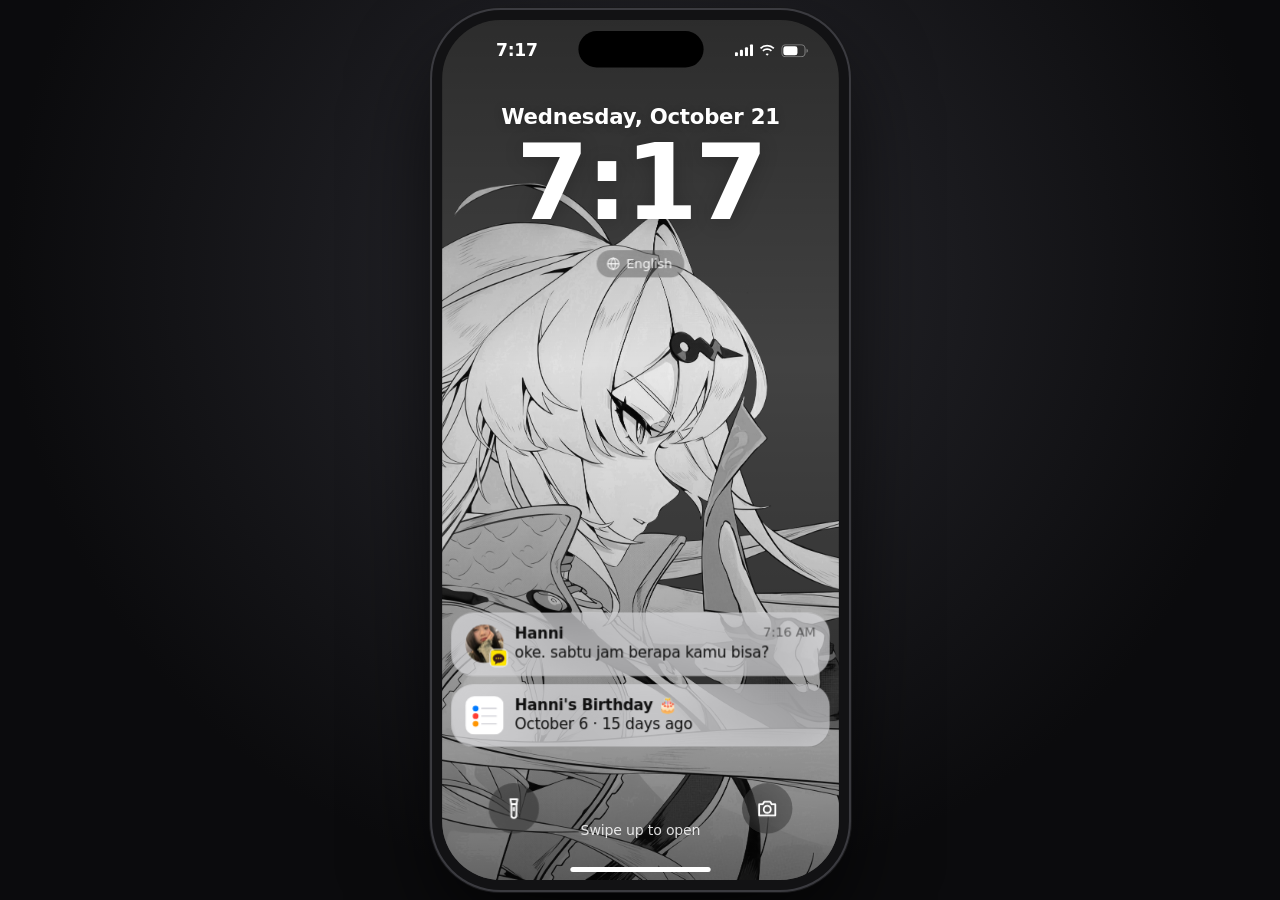
<file: clone/index.html>
<!doctype html>
<html lang="ko">
<head>
  <meta charset="utf-8">
  <meta name="viewport" content="width=device-width,initial-scale=1,viewport-fit=cover">
  <meta name="theme-color" content="#000000">
  <meta name="apple-mobile-web-app-capable" content="yes">
  <meta name="apple-mobile-web-app-status-bar-style" content="black-translucent">
  <title>testing</title>
  <link rel="stylesheet" href="style.css">
</head>
<body>
  <div id="phone">
    <div id="screen">
      <div id="wall"></div>
      <div id="homeL" class="layer"></div>
      <div id="lockL" class="layer">
        <div id="lkc"></div>
        <div id="pinL"></div>
      </div>
      <div id="appL" class="layer"></div>
      <div id="ov"></div>
    </div>
    <div id="sb" class="light">
      <button id="sbk" aria-label="Home"></button>
      <span class="t" id="sbt">9:41</span>
      <span class="r">
        <svg width="18" height="12" viewBox="0 0 18 12"><rect x="0" y="8" width="3" height="4" rx="1"/><rect x="5" y="5.5" width="3" height="6.5" rx="1"/><rect x="10" y="3" width="3" height="9" rx="1"/><rect x="15" y="0" width="3" height="12" rx="1"/></svg>
        <svg width="16" height="12" viewBox="0 0 16 12"><path d="M8 2.3c2.3 0 4.4.9 6 2.4l1.2-1.2A10.3 10.3 0 0 0 8 .6 10.3 10.3 0 0 0 .8 3.5L2 4.7a8.6 8.6 0 0 1 6-2.4Zm0 3.4c1.4 0 2.6.5 3.6 1.4l1.2-1.2A6.8 6.8 0 0 0 8 4a6.8 6.8 0 0 0-4.8 1.9l1.2 1.2c1-.9 2.2-1.4 3.6-1.4Zm0 3.4c-.6 0-1.2.2-1.6.6L8 11.3l1.6-1.6c-.4-.4-1-.6-1.6-.6Z"/></svg>
        <svg width="27" height="13" viewBox="0 0 27 13"><rect x=".5" y=".5" width="23" height="12" rx="3.8" fill="none" stroke="currentColor" opacity=".4"/><rect x="2" y="2" width="14" height="9" rx="2.4"/><path d="M25 4.5v4c.8-.3 1.3-1.1 1.3-2s-.5-1.7-1.3-2Z" opacity=".4"/></svg>
      </span>
    </div>
    <div id="island"><span class="ia"></span><span class="ib"><i></i><i></i><i></i><i></i></span></div>
    <button id="hb" class="light" aria-label="Home / unlock"><i></i></button>
  </div>
  <audio id="player" preload="auto"></audio>
  <script src="storyData.js"></script>
  <script src="i18n.js"></script>
  <script src="script.js"></script>
</body>
</html>
</file>
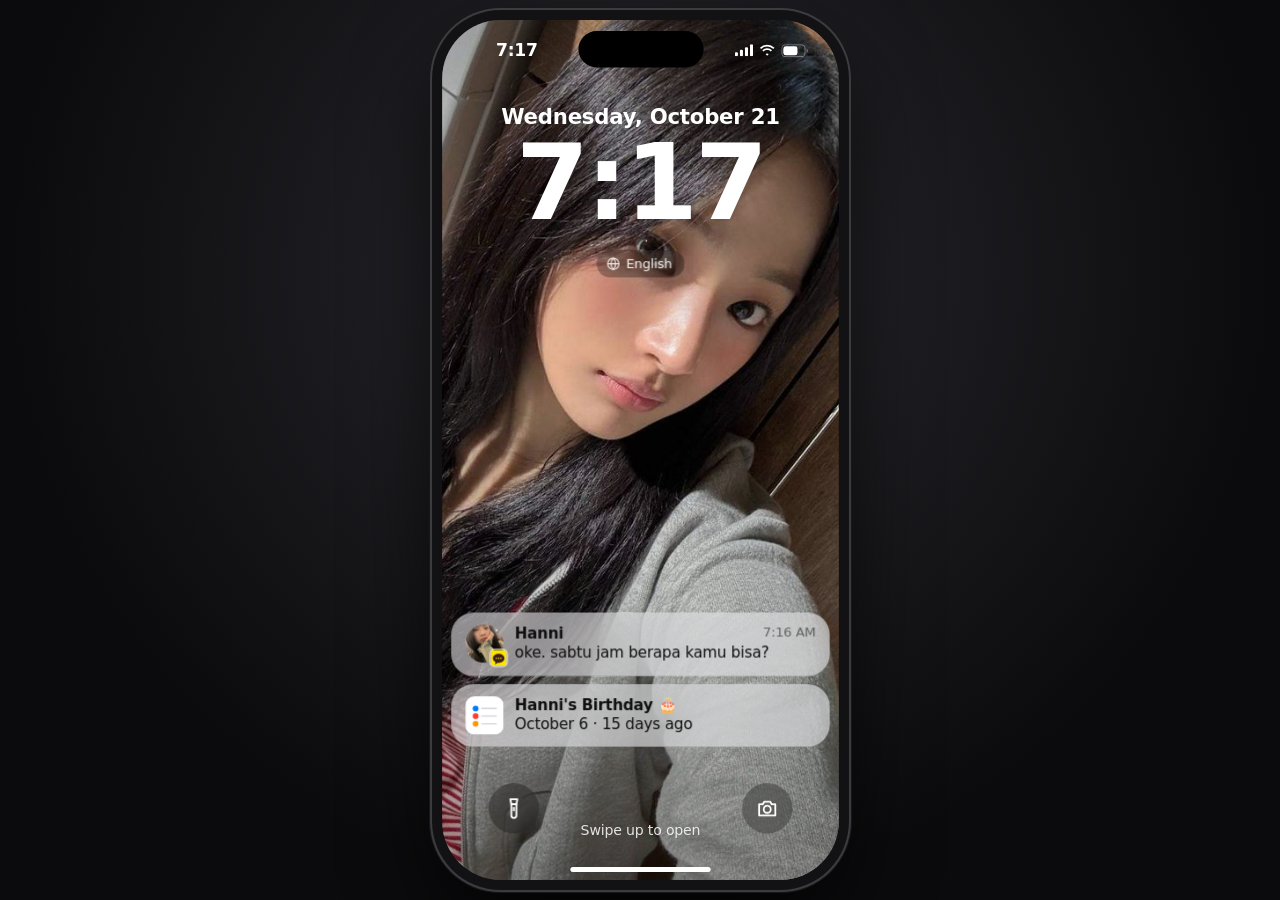
<file: downloads/cloned_au_jean-team-2_lamund_web_id/index_original.html>
<!doctype html>
<html lang="ko">
<head>
<meta charset="utf-8">
<meta name="viewport" content="width=device-width,initial-scale=1,viewport-fit=cover">
<meta name="theme-color" content="#000000">
<meta name="apple-mobile-web-app-capable" content="yes">
<meta name="apple-mobile-web-app-status-bar-style" content="black-translucent">
<title>Minji’s iPhone · Minji × Hanni AU</title>

<style>
:root{--ease:cubic-bezier(.32,.72,0,1);--blue:#007aff;--red:#ff3b30;--green:#34c759;--sep:rgba(60,60,67,.29);--grey:#8e8e93;--bg2:#f2f2f7;
 font-family:-apple-system,BlinkMacSystemFont,"SF Pro Text","Apple SD Gothic Neo","Pretendard Variable",Pretendard,system-ui,sans-serif;color:#000;-webkit-font-smoothing:antialiased;letter-spacing:-.2px}
*{box-sizing:border-box;-webkit-tap-highlight-color:transparent;-webkit-user-select:none;user-select:none}
html,body{height:100%;margin:0;background:radial-gradient(ellipse at 50% 30%,#2a2a30,#0b0b0d 70%);overflow:hidden;overscroll-behavior:none}
body{display:flex;align-items:center;justify-content:center}
button,input{font:inherit;color:inherit;letter-spacing:inherit}
button{border:0;background:none;padding:0;cursor:pointer}
img{-webkit-user-drag:none}
svg{display:block}
#phone{position:relative;width:min(100vw,calc((100dvh - 36px)*.4613),430px);aspect-ratio:393/852;border-radius:58px;overflow:hidden;background:#000;
 box-shadow:0 0 0 10px #121214,0 0 0 12px #3b3b40,0 0 0 13px #18181a,0 40px 90px rgba(0,0,0,.8);isolation:isolate;transform:translateZ(0)}
#phone.mob{border-radius:0;box-shadow:none;aspect-ratio:auto}
#screen{position:absolute;inset:0;overflow:hidden}
#wall{position:absolute;inset:-2px;background:linear-gradient(180deg,#0005,transparent 40%,#0006),url('assets/photo-0.jpg') 52% center/cover;transition:filter .45s,transform .45s}
#wall.dim{filter:blur(24px) brightness(.62);transform:scale(1.08)}
.layer{position:absolute;inset:0}
#homeL,#appL{visibility:hidden}
#appL{z-index:20;background:#fff;overflow:hidden}
#ov{position:absolute;inset:0;z-index:60;pointer-events:none}
#ov>*{pointer-events:auto}

/* status bar / island / home indicator */
#sb{position:absolute;z-index:80;top:0;left:0;right:0;height:54px;display:flex;justify-content:space-between;align-items:center;padding:6px 30px 0 44px;pointer-events:none;color:#000;transition:color .3s}
#sb.light{color:#fff}
#sb .t{font-size:17px;font-weight:600;letter-spacing:-.3px;width:60px;text-align:center}
#sbk{display:none;position:absolute;left:22px;top:6px;height:48px;min-width:92px;padding:0 6px;align-items:center;gap:3px;font-size:14px;font-weight:600;color:inherit;pointer-events:auto;cursor:pointer;white-space:nowrap}
#sbk svg{width:7px;height:12px;fill:none;stroke:currentColor;stroke-width:2.2;stroke-linecap:round;stroke-linejoin:round}
#sbk:active{opacity:.45}
#sb.crumb #sbk{display:flex}
#sb.crumb .t{visibility:hidden}
#sb .r{display:flex;gap:6px;align-items:center}
#sb svg{fill:currentColor}
#island{position:absolute;z-index:90;top:11px;left:50%;transform:translateX(-50%);width:124px;height:36px;background:#000;border-radius:20px;transition:width .5s var(--ease),height .5s var(--ease),border-radius .5s var(--ease);display:flex;align-items:center;justify-content:space-between;padding:0 10px;overflow:hidden}
#island .ia,#island .ib{opacity:0;transition:opacity .3s}
#island.act{width:200px}
#island.act .ia,#island.act .ib{opacity:1}
#island .ia{width:22px;height:22px;border-radius:6px;background:#333 center/cover}
#island .ib{display:flex;gap:2px;align-items:center;height:16px}
#island .ib i{width:3px;background:#ff5d7e;border-radius:2px;animation:eq .9s ease-in-out infinite alternate}
#island .ib i:nth-child(2){animation-delay:-.3s}#island .ib i:nth-child(3){animation-delay:-.6s}#island .ib i:nth-child(4){animation-delay:-.15s}
@keyframes eq{from{height:4px}to{height:15px}}
#hb{position:absolute;z-index:85;bottom:0;left:0;right:0;height:34px;display:flex;align-items:flex-end;justify-content:center;padding-bottom:8px;cursor:pointer;touch-action:none}
#hb i{width:139px;height:5px;border-radius:3px;background:#000;transition:background .3s,transform .2s}
#hb.light i{background:#fff}
#hb:hover i{transform:scaleX(1.06)}
#hb.pulse i{animation:hbp 1.6s ease-in-out 2}
@keyframes hbp{50%{transform:scaleX(1.25) translateY(-3px);opacity:.6}}

/* lock */
#lockL{z-index:30;color:#fff}
#lkc{position:absolute;inset:0;touch-action:none}
.lk-date{position:absolute;top:84px;width:100%;text-align:center;font-size:21px;font-weight:600;text-shadow:0 1px 8px rgba(0,0,0,.25)}
.lk-time{position:absolute;top:104px;width:100%;text-align:center;font-size:104px;font-weight:600;letter-spacing:-3px;line-height:1.1;text-shadow:0 2px 20px rgba(0,0,0,.2);font-feature-settings:"tnum"}
.lk-notes{position:absolute;left:9px;right:9px;bottom:132px;display:flex;flex-direction:column;gap:8px}
.ncard{display:flex;gap:11px;align-items:flex-start;padding:12px 14px;border-radius:22px;background:rgba(240,240,245,.55);-webkit-backdrop-filter:blur(30px) saturate(1.8);backdrop-filter:blur(30px) saturate(1.8);color:#111;text-align:left;width:100%}
.ncard .ni{width:38px;height:38px;border-radius:9px;overflow:hidden;flex:none}
.ncard .nt{flex:1;min-width:0}
.ncard .nh{display:flex;justify-content:space-between;font-size:15px;font-weight:600}
.ncard .nh small{font-weight:400;color:rgba(0,0,0,.5);font-size:13px}
.ncard .nb{font-size:15px;line-height:1.3;margin-top:1px;overflow:hidden;text-overflow:ellipsis;display:-webkit-box;-webkit-line-clamp:3;-webkit-box-orient:vertical}
.lk-btn{position:absolute;bottom:46px;width:50px;height:50px;border-radius:50%;background:rgba(0,0,0,.28);-webkit-backdrop-filter:blur(20px);backdrop-filter:blur(20px);display:grid;place-items:center;transition:transform .15s}
.lk-btn:active{transform:scale(1.15);background:rgba(255,255,255,.4)}
.lk-langw{position:absolute;top:228px;width:100%;text-align:center;z-index:2}
.lk-lang{display:inline-flex;align-items:center;gap:5px;padding:6px 12px 6px 9px;border-radius:16px;background:rgba(0,0,0,.28);-webkit-backdrop-filter:blur(20px);backdrop-filter:blur(20px);color:#fff;font-size:13px;font-weight:500;opacity:.9;transition:transform .15s}
.lk-lang:active{transform:scale(1.08);background:rgba(255,255,255,.35)}
.lk-lang svg{width:15px;height:15px}
#langSheet{position:absolute;inset:0;z-index:150;background:rgba(0,0,0,.35);display:flex;flex-direction:column;justify-content:flex-end;padding:0 8px 30px}
#langSheet .ls-g{background:rgba(250,250,252,.88);-webkit-backdrop-filter:blur(30px);backdrop-filter:blur(30px);border-radius:14px;overflow:hidden;color:#000}
#langSheet .ls-h{padding:13px 16px;text-align:center;font-size:13px;color:#8e8e93;border-bottom:.5px solid rgba(60,60,67,.29)}
#langSheet .ls-g button{display:flex;justify-content:center;align-items:center;gap:8px;width:100%;padding:15px;font-size:19px;color:#007aff;position:relative}
#langSheet .ls-g button+button{border-top:.5px solid rgba(60,60,67,.29)}
#langSheet .ls-g button.on{font-weight:600}
#langSheet .ls-c{margin-top:8px;background:#fff;border-radius:14px;padding:16px;font-size:19px;font-weight:600;color:#007aff;width:100%}
.lk-hint{position:absolute;bottom:42px;width:100%;text-align:center;font-size:14px;font-weight:500;opacity:.85;animation:hint 2.4s ease-in-out infinite;pointer-events:none}
@keyframes hint{0%,100%{opacity:.2;transform:translateY(0)}50%{opacity:.85;transform:translateY(-4px)}}
#pinL{position:absolute;inset:0;display:none;flex-direction:column;align-items:center;color:#fff;padding-top:118px}
#pinL .pt{font-size:20px;font-weight:500}
.pdots{display:flex;gap:22px;margin:22px 0 40px}
.pdots i{width:13px;height:13px;border-radius:50%;border:1.4px solid #fff;transition:background .1s}
.pdots i.on{background:#fff}
.pdots.shake{animation:shake .45s}
@keyframes shake{20%{transform:translateX(-14px)}40%{transform:translateX(12px)}60%{transform:translateX(-8px)}80%{transform:translateX(5px)}}
.pkeys{display:grid;grid-template-columns:repeat(3,78px);gap:15px 25px}
.pk{width:78px;height:78px;border-radius:50%;background:rgba(255,255,255,.18);-webkit-backdrop-filter:blur(10px);display:flex;flex-direction:column;align-items:center;justify-content:center;transition:background .35s}
.pk.dn{background:rgba(255,255,255,.55);transition:none}
.pk b{font-size:36px;font-weight:400;line-height:1}
.pk small{font-size:10px;font-weight:700;letter-spacing:2px;margin-top:2px;min-height:12px}
.pbot{position:absolute;bottom:48px;left:46px;right:46px;display:flex;justify-content:space-between;font-size:16px}

/* home */
#homeL{z-index:10;transform-origin:50% 50%}
.hgrid{position:absolute;top:68px;left:20px;right:20px;display:grid;grid-template-columns:repeat(4,1fr);row-gap:24px;justify-items:center}
.app{display:flex;flex-direction:column;align-items:center;gap:5px;width:74px;transition:transform .15s,filter .15s}
.app:active{transform:scale(.9);filter:brightness(.8)}
.icon{position:relative;width:62px;height:62px;border-radius:14.5px;box-shadow:0 1px 4px rgba(0,0,0,.18)}
.icon .ic{width:100%;height:100%;border-radius:inherit;overflow:hidden}
.icon .ic svg{width:100%;height:100%}
.lbl{color:#fff;font-size:12px;font-weight:500;text-shadow:0 1px 4px rgba(0,0,0,.45);white-space:nowrap}
.bdg{position:absolute;top:-6px;right:-7px;min-width:23px;height:23px;padding:0 6px;border-radius:12px;background:#ff3b30;color:#fff;font-size:14px;font-weight:500;display:flex;align-items:center;justify-content:center}
.widget{grid-column:span 2;grid-row:span 2;width:calc(100% - 8px);aspect-ratio:1;border-radius:24px;padding:15px 16px;text-align:left;transition:transform .15s;overflow:hidden;position:relative}
.widget:active{transform:scale(.95)}
.wcal{background:#fff;color:#000;box-shadow:0 2px 10px rgba(0,0,0,.2)}
.wcal .wd{color:#ff3b30;font-size:13px;font-weight:700}
.wcal .wn{font-size:46px;font-weight:300;line-height:1;margin:2px 0 8px}
.wcal .we{font-size:13px;font-weight:600;padding-left:7px;border-left:3px solid #af52de;margin-top:5px;line-height:1.25}
.wcal .we small{display:block;color:var(--grey);font-weight:400;font-size:12px}
.wwx{background:linear-gradient(160deg,#627e91,#95a8b1);color:#fff;box-shadow:0 2px 10px rgba(0,0,0,.15)}
.wwx .c{font-size:15px;font-weight:600}.wwx .tp{font-size:44px;font-weight:300;line-height:1.1}
.wwx .ds{position:absolute;left:16px;bottom:14px;font-size:13px;font-weight:600;line-height:1.35}
.wwx .ds small{display:block;font-weight:500}
.hdots{position:absolute;bottom:126px;left:0;right:0;display:none}
.spot{position:absolute;bottom:126px;left:50%;transform:translateX(-50%);padding:6px 13px;border-radius:20px;background:rgba(255,255,255,.22);-webkit-backdrop-filter:blur(20px);backdrop-filter:blur(20px);color:#fff;font-size:13px;font-weight:600;display:flex;gap:5px;align-items:center}
.dock{position:absolute;bottom:14px;left:12px;right:12px;height:94px;border-radius:34px;background:rgba(255,255,255,.2);-webkit-backdrop-filter:blur(30px) saturate(1.6);backdrop-filter:blur(30px) saturate(1.6);display:flex;justify-content:space-around;align-items:center;padding:0 6px}
.dock .lbl{display:none}

/* generic page */
.pg{position:absolute;inset:0;background:#fff;overflow:hidden;will-change:transform}
.pg.grouped{background:var(--bg2)}
.pg.dark{background:#000;color:#fff}
.pg.pushed{box-shadow:-10px 0 30px rgba(0,0,0,.12)}
.nav{position:absolute;z-index:6;top:0;left:0;right:0;height:98px;padding:54px 8px 0;display:grid;grid-template-columns:1fr auto 1fr;align-items:center;transition:background .25s,box-shadow .25s}
.pg.scrolled .nav,.nav.solid{background:rgba(249,249,249,.86);-webkit-backdrop-filter:saturate(1.8) blur(20px);backdrop-filter:saturate(1.8) blur(20px);box-shadow:0 .5px 0 var(--sep)}
.pg.dark.scrolled .nav{background:rgba(22,22,22,.86);box-shadow:0 .5px 0 rgba(255,255,255,.15)}
.nb-back{display:flex;align-items:center;gap:1px;color:var(--blue);font-size:17px;justify-self:start;height:44px;padding-right:8px}
.nb-back svg{width:13px;height:21px;stroke:currentColor;margin-right:5px}
.nb-title{font-size:17px;font-weight:600;opacity:0;transition:opacity .2s;white-space:nowrap}
.pg.scrolled .nb-title,.nav.solid .nb-title{opacity:1}
.nb-right{justify-self:end;display:flex;gap:18px;align-items:center;white-space:nowrap;color:var(--blue);font-size:17px;padding-right:8px}
.nb-right svg{stroke:currentColor;fill:none}
.scroll{position:absolute;inset:0;overflow-y:auto;overflow-x:hidden;padding-top:98px;padding-bottom:110px;-webkit-overflow-scrolling:touch;scrollbar-width:none;overscroll-behavior:contain}
.scroll::-webkit-scrollbar{display:none}
.lt{font-size:34px;font-weight:700;letter-spacing:.3px;margin:2px 16px 8px;line-height:41px}
.srch{margin:0 16px 14px;height:36px;border-radius:10px;background:rgba(118,118,128,.12);display:flex;align-items:center;gap:6px;padding:0 8px;color:var(--grey);font-size:17px}
.dark .srch{background:rgba(118,118,128,.24)}
.srch svg{width:16px;stroke:var(--grey);fill:none}
.sh{font-size:20px;font-weight:700;margin:18px 16px 8px}
.gh{font-size:13px;color:var(--grey);text-transform:uppercase;margin:22px 32px 7px}
.group{margin:0 16px;background:#fff;border-radius:11px;overflow:hidden}
.dark .group{background:#1c1c1e}
.row{display:flex;align-items:center;gap:12px;min-height:44px;padding:0 16px;position:relative;width:100%;text-align:left;font-size:17px}
.row.tap:active{background:#e5e5ea}
.row+.row::before,.cell+.cell::before{content:'';position:absolute;top:0;left:var(--inset,16px);right:0;height:.5px;background:var(--sep)}
.dark .row+.row::before{background:rgba(255,255,255,.15)}
.chev{width:8px;height:13px;stroke:#c4c4c7;fill:none;stroke-width:2;flex:none}
.muted{color:var(--grey)}
.tabbar{position:absolute;z-index:6;bottom:0;left:0;right:0;height:84px;padding:7px 0 30px;display:flex;background:rgba(249,249,249,.92);-webkit-backdrop-filter:blur(20px) saturate(1.8);backdrop-filter:blur(20px) saturate(1.8);box-shadow:0 -.5px 0 var(--sep)}
.tabbar button{flex:1;display:flex;flex-direction:column;align-items:center;gap:3px;color:#999;font-size:10px;font-weight:500}
.tabbar svg{width:28px;height:26px;stroke:currentColor;fill:none;stroke-width:1.7}
.tabbar .on{color:var(--blue)}
.dark .tabbar{background:rgba(22,22,22,.92);box-shadow:0 -.5px 0 rgba(255,255,255,.12)}
.toolbar{position:absolute;bottom:0;left:0;right:0;height:84px;padding:10px 20px 30px;display:flex;justify-content:space-between;align-items:flex-start;background:rgba(249,249,249,.92);-webkit-backdrop-filter:blur(20px);backdrop-filter:blur(20px);box-shadow:0 -.5px 0 var(--sep);color:var(--blue);font-size:12px;z-index:6}
.toolbar svg{width:24px;height:24px;stroke:var(--blue);fill:none;stroke-width:1.8}
.seg{display:flex;background:rgba(118,118,128,.12);border-radius:9px;padding:2px;font-size:13px;font-weight:600}
.seg button{padding:5px 14px;border-radius:7px;color:#000}
.seg .on{background:#fff;box-shadow:0 3px 8px rgba(0,0,0,.12),0 0 1px rgba(0,0,0,.1)}
.sw{position:relative;width:51px;height:31px;border-radius:16px;background:#e9e9eb;transition:background .25s;flex:none}
.sw::after{content:'';position:absolute;top:2px;left:2px;width:27px;height:27px;border-radius:50%;background:#fff;box-shadow:0 3px 8px rgba(0,0,0,.15),0 1px 1px rgba(0,0,0,.1);transition:transform .25s var(--ease)}
.sw.on{background:var(--green)}.sw.on::after{transform:translateX(20px)}
.dark .sw{background:#39393d}.dark .sw.on{background:var(--green)}

/* kakao */
.kk{background:#fff}
.kk-h{position:absolute;z-index:5;top:0;left:0;right:0;padding:58px 18px 8px;display:flex;justify-content:space-between;align-items:center;background:#fff}
.kk-h b{font-size:22px;font-weight:700}
.kk-h span{display:flex;gap:18px}.kk-h svg{width:24px;height:24px;stroke:#111;fill:none;stroke-width:1.7}
.kk .scroll{padding-top:104px}
.crow{display:flex;gap:12px;align-items:center;padding:8px 18px;width:100%;text-align:left}
.crow:active{background:#f3f3f3}
.av{width:48px;height:48px;border-radius:18px;flex:none;overflow:hidden;background:#a9c0d6;display:grid;place-items:center}
.av img{width:100%;height:100%;object-fit:cover}
.av svg{width:70%;height:70%}
.crow .cn{font-size:15.5px;font-weight:600;display:flex;gap:5px;align-items:center}
.crow .cn small{color:#aaa;font-weight:500;font-size:14px}
.crow .cp{font-size:13.5px;color:#888;margin-top:3px;white-space:nowrap;overflow:hidden;text-overflow:ellipsis}
.crow .cm{display:flex;flex-direction:column;align-items:flex-end;gap:6px;flex:none;align-self:flex-start;padding-top:4px}
.crow .ct{font-size:11.5px;color:#aaa}
.kbdg{min-width:19px;height:19px;padding:0 5px;border-radius:10px;background:#fa5a3c;color:#fff;font-size:11.5px;font-weight:600;display:flex;align-items:center;justify-content:center}
.kk .tabbar{background:#fff;box-shadow:0 -.5px 0 #e5e5e5}
.kk .tabbar button{color:#b3b3b3}.kk .tabbar .on{color:#111}
.chat{background:#b2c7d9;display:flex;flex-direction:column}
.chat-h{flex:none;height:100px;padding:54px 10px 0;display:grid;grid-template-columns:1fr auto 1fr;align-items:center;background:#b2c7d9;position:relative;z-index:3}
.chat-h .bk{display:flex;align-items:center;gap:2px;font-size:16px;color:#111;height:40px;padding:0 6px}
.chat-h .bk svg{width:12px;height:20px;stroke:#111;fill:none;stroke-width:2.2}
.chat-h .nm{font-size:16.5px;font-weight:600;display:flex;gap:5px;align-items:center}
.chat-h .nm small{color:#555;font-weight:500}
.chat-h .rt{justify-self:end;display:flex;gap:16px;padding-right:6px}.chat-h .rt svg{width:23px;height:23px;stroke:#111;fill:none;stroke-width:1.7}
.msgs{flex:1;min-height:0;overflow-y:auto;padding:4px 10px 14px;scrollbar-width:none;overscroll-behavior:contain}
.msgs::-webkit-scrollbar{display:none}
.dpill{display:flex;justify-content:center;margin:14px 0 10px}
.dpill span{background:rgba(0,0,0,.14);color:#fff;font-size:11.5px;padding:5px 12px;border-radius:14px;display:flex;gap:5px;align-items:center}
.ln{display:flex;align-items:flex-end;gap:5px;margin-top:4px}
.ln.me{flex-direction:row-reverse}
.ln.th{padding-left:45px}
.ln.th.first{padding-left:0;align-items:flex-start;margin-top:10px}
.ln .sav{width:40px;height:40px;border-radius:15px;overflow:hidden;flex:none;background:#a9c0d6;display:grid;place-items:center}
.ln .sav img{width:100%;height:100%;object-fit:cover}.ln .sav svg{width:70%;height:70%}
.ln .col{display:flex;flex-direction:column;width:calc(100% - 45px);max-width:calc(100% - 45px);min-width:0}
.ln.th:not(.first) .col{width:100%;max-width:100%}
.ln.me .col{width:88%;max-width:88%}
.ln .who{font-size:12px;color:#4a4a4a;margin:1px 0 4px 2px}
.ln .wrap{display:flex;align-items:flex-end;gap:5px;width:100%;min-width:0;max-width:100%}
.ln.me .wrap{justify-content:flex-end}
.ln.th.first .wrap{}
.bb{padding:9px 12px;border-radius:15px;font-size:15px;line-height:1.45;word-break:normal;overflow-wrap:break-word;hyphens:none;white-space:pre-wrap;position:relative;max-width:calc(100% - 50px);min-width:0;color:#111;text-align:left}
.th .bb{background:#fff}
.me .bb{background:#fee500}
.ln.th.first .bb{border-top-left-radius:4px}
.ln.me.first .bb{border-top-right-radius:4px}
.tm{font-size:10px;color:#556270;white-space:nowrap;flex:none;margin-bottom:1px;display:flex;flex-direction:column;align-items:flex-end;gap:1px}
.me .tm{align-items:flex-end}
.tm .rd{color:#d8a400;font-weight:700;font-size:10.5px}
.bb.img{padding:0;background:none!important;overflow:hidden;border-radius:14px}
.bb.img img{display:block;width:min(200px,52vw);max-height:250px;object-fit:cover}
.bb.exp{padding:0;width:150px;height:150px;border-radius:14px;background:#e9edf1!important;display:flex;flex-direction:column;align-items:center;justify-content:center;gap:8px;color:#8b95a1;font-size:12px}
.bb.exp svg{width:34px;stroke:#a9b3be;fill:none;stroke-width:1.5}
.bb.file{display:flex;gap:10px;align-items:center;min-width:200px;background:#fff!important}
.bb.file .fi{width:38px;height:44px;border-radius:5px;background:#e8eef4;display:grid;place-items:center;font-size:10px;font-weight:800;color:#5c87b2;flex:none}
.bb.file .fn{font-size:14px;font-weight:600}.bb.file .fs{font-size:11.5px;color:#999;margin-top:2px}
.bb.gift{padding:0;width:210px;background:#fff!important;overflow:hidden}
.bb.gift .gt{background:linear-gradient(135deg,#ffe8a3,#ffd0a8);height:96px;display:grid;place-items:center;font-size:40px}
.bb.gift .gb{padding:10px 12px;font-size:14px}.bb.gift .gb b{display:block;font-size:15px}
.bb.gift .gbtn{margin:0 12px 12px;border-radius:6px;background:#f5f5f5;text-align:center;padding:8px;font-size:13px}
.bb.aud{display:flex;align-items:center;gap:9px;min-width:170px}
.bb.aud .pl{width:28px;height:28px;border-radius:50%;background:rgba(0,0,0,.08);display:grid;place-items:center;flex:none}
.bb.aud .pl svg{width:12px;fill:#333}
.bb.aud .wv{display:flex;gap:2px;align-items:center;height:22px;flex:1}
.bb.aud .wv i{width:2.5px;border-radius:2px;background:rgba(0,0,0,.45)}
.bb.aud.playing .wv i{animation:eq .7s ease-in-out infinite alternate}
.bb.aud .du{font-size:12px;color:#555;font-variant-numeric:tabular-nums}
.typing{display:flex;gap:4px;padding:12px 13px}
.typing i{width:7px;height:7px;border-radius:50%;background:#b8b8b8;animation:td 1.2s infinite}
.typing i:nth-child(2){animation-delay:.2s}.typing i:nth-child(3){animation-delay:.4s}
@keyframes td{0%,60%,100%{transform:none;opacity:.5}30%{transform:translateY(-4px);opacity:1}}
.pop{animation:pop .35s cubic-bezier(.2,1.4,.4,1)}
@keyframes pop{from{transform:scale(.6);opacity:0}}
.cin{flex:none;background:#fff;display:flex;align-items:center;gap:8px;padding:7px 10px 7px;min-height:52px}
.cin.safe{padding-bottom:36px}
.cin svg{width:26px;height:26px;stroke:#555;fill:none;stroke-width:1.6;flex:none}
.cin .fld{flex:1;min-width:0;min-height:38px;border-radius:19px;background:#f3f3f3;padding:9px 14px;font-size:15px;line-height:1.45;color:#111;white-space:pre-wrap;word-break:normal;overflow-wrap:break-word;hyphens:none;display:flex;align-items:center;cursor:text}
.cin .fld.ph{color:#aaa}
.cin .fld .cur{display:inline-block;width:2px;height:19px;background:#2f7cf6;margin-left:1px;vertical-align:-4px;animation:blink 1s steps(1) infinite}
@keyframes blink{50%{opacity:0}}
.cin .snd{width:36px;height:36px;border-radius:12px;background:#fee500;display:grid;place-items:center;flex:none;transform:scale(0);transition:transform .25s var(--ease)}
.cin .snd.on{transform:scale(1)}
.cin .snd svg{width:18px;height:18px;stroke:#3a1d1d;stroke-width:2.4}

/* iOS keyboard */
.kbd{flex:none;height:0;overflow:hidden;background:#d1d4db;transition:height .38s var(--ease)}
.kbd.open{height:300px}
.kbd .kin{padding:8px 3px 0;display:flex;flex-direction:column;gap:11px;height:300px}
.kr{display:flex;justify-content:center;gap:6px;padding:0 3px}
.key{position:relative;flex:1;max-width:36px;height:43px;border-radius:5px;background:#fff;box-shadow:0 1px 0 rgba(0,0,0,.33);display:grid;place-items:center;font-size:22px;color:#000}
.key.sp{background:#abb0bb;max-width:46px;font-size:15px}
.key.wide{max-width:none;flex:5;font-size:16px}
.key.ret{max-width:none;flex:2.2;background:#abb0bb;font-size:16px}
.key.dn{background:#abb0bb}
.key.sp.dn{background:#fff}
.key.pv::after{content:attr(data-c);position:absolute;bottom:34px;left:50%;transform:translateX(-50%);width:54px;height:62px;border-radius:9px 9px 6px 6px;background:#fff;box-shadow:0 2px 6px rgba(0,0,0,.25);display:grid;place-items:center;font-size:32px;padding-bottom:6px;z-index:3}
.kbot{display:flex;justify-content:space-between;padding:6px 22px 0}
.kbot svg{width:27px;height:27px;stroke:#50555c;fill:none;stroke-width:1.6}

/* banner */
.banner{position:absolute;top:8px;left:8px;right:8px;z-index:70;touch-action:none}
.banner .ncard{background:rgba(245,245,247,.82);box-shadow:0 8px 30px rgba(0,0,0,.18)}

/* call */
.call{position:absolute;inset:0;z-index:75;color:#fff;background:linear-gradient(180deg,#5d6672 0%,#2a2f37 55%,#15181d 100%);display:flex;flex-direction:column;align-items:center}
.call .cav{width:100px;height:100px;border-radius:50%;overflow:hidden;margin-top:120px;box-shadow:0 0 0 4px rgba(255,255,255,.08)}
.call .cav img{width:100%;height:100%;object-fit:cover}
.call .cnm{font-size:34px;font-weight:500;margin-top:16px;letter-spacing:-.5px}
.call .csub{font-size:17px;color:rgba(255,255,255,.75);margin-top:5px;font-variant-numeric:tabular-nums}
.call .cap{position:absolute;top:330px;left:22px;right:22px;min-height:84px;padding:14px 16px;border-radius:18px;background:rgba(255,255,255,.1);-webkit-backdrop-filter:blur(20px);font-size:18px;line-height:1.45;transition:opacity .25s}
.call .cap small{display:block;font-size:12px;opacity:.6;margin-bottom:3px}
.cgrid{position:absolute;bottom:62px;left:34px;right:34px;display:grid;grid-template-columns:repeat(3,1fr);gap:26px 0;justify-items:center}
.cb{display:flex;flex-direction:column;align-items:center;gap:7px;font-size:12.5px}
.cb .cc{width:74px;height:74px;border-radius:50%;background:rgba(255,255,255,.2);-webkit-backdrop-filter:blur(10px);display:grid;place-items:center;transition:background .2s}
.cb .cc svg{width:30px;height:30px;fill:#fff}
.cb.red .cc{background:#ff3b30}.cb.grn .cc{background:#34c759}
.cb.on .cc{background:#fff}.cb.on .cc svg{fill:#000}
.ring{position:absolute;bottom:70px;left:44px;right:44px;display:flex;justify-content:space-between}
.ring .cb .cc{animation:none}
.ring .cb.grn .cc{animation:pulse 1.4s infinite}
@keyframes pulse{0%{box-shadow:0 0 0 0 rgba(52,199,89,.6)}70%{box-shadow:0 0 0 18px rgba(52,199,89,0)}100%{box-shadow:0 0 0 0 rgba(52,199,89,0)}}
.ring-top{position:absolute;bottom:200px;left:60px;right:60px;display:flex;justify-content:space-between}
.slider{position:absolute;bottom:80px;left:30px;right:30px;height:76px;border-radius:38px;background:rgba(255,255,255,.18);-webkit-backdrop-filter:blur(20px);display:flex;align-items:center;padding:6px;touch-action:none}
.slider .kn{width:64px;height:64px;border-radius:50%;background:#fff;display:grid;place-items:center;z-index:2}
.slider .kn svg{width:28px;fill:var(--green)}
.slider span{position:absolute;left:0;right:0;text-align:center;font-size:19px;background:linear-gradient(90deg,rgba(255,255,255,.35) 0%,#fff 50%,rgba(255,255,255,.35) 100%);background-size:200% 100%;-webkit-background-clip:text;background-clip:text;color:transparent;animation:shine 2.2s linear infinite}
@keyframes shine{from{background-position:150% 0}to{background-position:-50% 0}}

/* photos */
.ph-grid{display:grid;grid-template-columns:repeat(3,1fr);gap:2px}
.ph-grid button{display:block;aspect-ratio:1;overflow:hidden;background:#eee}
.ph-grid img{width:100%;height:100%;object-fit:cover;display:block}
.ph-sec{font-size:22px;font-weight:700;padding:18px 16px 10px}
.phtabs{position:absolute;z-index:6;bottom:34px;left:50%;transform:translateX(-50%);display:flex;background:rgba(240,240,240,.85);-webkit-backdrop-filter:blur(20px);border-radius:22px;padding:3px;font-size:13px;font-weight:600;box-shadow:0 4px 18px rgba(0,0,0,.12)}
.phtabs button{padding:8px 16px;border-radius:19px}
.phtabs .on{background:#fff;box-shadow:0 1px 4px rgba(0,0,0,.12)}
.viewer{position:absolute;inset:0;z-index:72;touch-action:none}
.viewer .vbg{position:absolute;inset:0;background:#000}
.viewer img.vi{position:absolute;object-fit:contain;transform-origin:center}
.viewer .vt,.viewer .vb{position:absolute;left:0;right:0;z-index:2;color:#fff;transition:opacity .2s}
.viewer .vt{top:0;padding:54px 10px 8px;display:grid;grid-template-columns:1fr auto 1fr;align-items:center;background:linear-gradient(rgba(0,0,0,.6),transparent)}
.viewer .vt .nb-back{color:#fff}
.viewer .vt .ttl{text-align:center;font-size:15px;font-weight:600;line-height:1.25}.viewer .vt .ttl small{display:block;font-weight:400;font-size:12px;opacity:.8}
.viewer .vb{bottom:0;padding:12px 28px 40px;display:flex;justify-content:space-between;background:linear-gradient(transparent,rgba(0,0,0,.6))}
.viewer .vb svg{width:25px;height:25px;stroke:#fff;fill:none;stroke-width:1.7}
.viewer.bare .vt,.viewer.bare .vb{opacity:0}

/* instagram */
.ig .ig-h{position:absolute;z-index:5;top:0;left:0;right:0;padding:56px 14px 8px;display:flex;align-items:center;gap:10px;background:#fff}
.ig .ig-h b{font-size:21px;font-weight:700;flex:1;display:flex;align-items:center;gap:4px}
.ig .ig-h svg{width:26px;height:26px;stroke:#000;fill:none;stroke-width:1.8}
.ig .scroll{padding-top:100px}
.igp{display:flex;align-items:center;gap:22px;padding:8px 16px 10px}
.igp .pp{width:88px;height:88px;border-radius:50%;padding:3px;background:#dbdbdb;flex:none}
.igp .pp img{width:100%;height:100%;border-radius:50%;object-fit:cover;border:3px solid #fff}
.igp .st{flex:1;display:flex;justify-content:space-around;text-align:center;font-size:13px}
.igp .st b{display:block;font-size:17px;font-weight:700}
.igbio{padding:0 16px;font-size:14px;line-height:1.4}.igbio b{font-weight:600}
.igbtn{display:flex;gap:6px;padding:12px 16px}
.igbtn button{flex:1;background:#efefef;border-radius:8px;padding:7px;font-size:14px;font-weight:600;display:flex;justify-content:center;align-items:center;gap:4px}
.igbtn button.sq{flex:none;width:34px}
.igtabs{display:flex;border-bottom:.5px solid #dbdbdb;margin-top:6px}
.igtabs span{flex:1;display:grid;place-items:center;height:44px;color:#999}
.igtabs span.on{color:#000;box-shadow:inset 0 -1px 0 #000}
.igtabs svg{width:24px;height:24px;stroke:currentColor;fill:none;stroke-width:1.8}
.iggrid{display:grid;grid-template-columns:repeat(3,1fr);gap:2px}
.iggrid button{position:relative;aspect-ratio:3/4;overflow:hidden}
.iggrid img{width:100%;height:100%;object-fit:cover;display:block}
.iggrid .rc{position:absolute;top:7px;right:7px;width:18px;height:18px;fill:#fff;filter:drop-shadow(0 1px 2px rgba(0,0,0,.5))}
.iggrid .vc{position:absolute;left:7px;bottom:6px;color:#fff;font-size:12.5px;font-weight:600;display:flex;gap:3px;align-items:center;text-shadow:0 1px 3px rgba(0,0,0,.6)}
.iggrid .vc svg{width:13px;stroke:#fff;fill:none;stroke-width:2}
.ig .tabbar{background:#fff;box-shadow:0 -.5px 0 #dbdbdb}.ig .tabbar button{color:#000}
.reel{background:#000;color:#fff;touch-action:none}
.reel video{position:absolute;inset:0;width:100%;height:100%;object-fit:cover}
.reel .rtop{position:absolute;top:54px;left:0;right:0;padding:8px 14px;display:flex;justify-content:space-between;align-items:center;font-size:21px;font-weight:700;z-index:2}
.reel .rtop svg{width:26px;height:26px;stroke:#fff;fill:none;stroke-width:2}
.reel .ract{position:absolute;right:10px;bottom:120px;display:flex;flex-direction:column;gap:20px;align-items:center;font-size:12.5px;font-weight:600;z-index:2}
.reel .ract div{display:flex;flex-direction:column;align-items:center;gap:4px}
.reel .ract svg{width:29px;height:29px;stroke:#fff;fill:none;stroke-width:1.8;filter:drop-shadow(0 1px 2px rgba(0,0,0,.4))}
.reel .ract .liked svg{fill:#ff3040;stroke:#ff3040}
.reel .rinfo{position:absolute;left:14px;right:70px;bottom:104px;z-index:2;text-shadow:0 1px 4px rgba(0,0,0,.5);font-size:14px;line-height:1.45}
.reel .rinfo .u{display:flex;align-items:center;gap:8px;font-weight:700;margin-bottom:8px}
.reel .rinfo .u img{width:32px;height:32px;border-radius:50%;object-fit:cover}
.reel .rinfo .u span{border:1px solid rgba(255,255,255,.7);border-radius:8px;padding:2px 9px;font-size:13px;font-weight:600}
.reel .rinfo small{opacity:.8}
.reel .tabbar{background:#000;box-shadow:0 -.5px 0 #222}.reel .tabbar button{color:#fff}
.reel .vwrap{position:absolute;inset:0}

/* music */
.mrow{display:flex;gap:12px;align-items:center;padding:6px 16px;width:100%;text-align:left}
.mrow:active{background:#eee}
.art{width:48px;height:48px;border-radius:7px;background:linear-gradient(135deg,#ff9a9e,#fa2d48) center/cover;flex:none;display:grid;place-items:center;box-shadow:0 1px 3px rgba(0,0,0,.12)}
.art svg{width:22px;fill:rgba(255,255,255,.9)}
.mrow .mt{flex:1;min-width:0;border-bottom:.5px solid var(--sep);padding:6px 0 10px;font-size:16px}
.mrow .mt small{display:block;color:var(--grey);font-size:13.5px;margin-top:2px}
.mrow .mt.pl{color:#fa2d48}
.mini{position:absolute;z-index:7;left:8px;right:8px;bottom:92px;height:58px;border-radius:14px;background:rgba(245,245,245,.92);-webkit-backdrop-filter:blur(20px);box-shadow:0 4px 20px rgba(0,0,0,.14);display:flex;align-items:center;gap:10px;padding:0 14px 0 8px}
.mini .art{width:42px;height:42px;border-radius:6px}
.mini b{flex:1;font-size:15px;font-weight:500}
.mini svg{width:24px;height:24px;fill:#000}
.np{position:absolute;inset:0;z-index:74;color:#fff;background:#3a2a30;display:flex;flex-direction:column;align-items:center;padding:70px 28px 0;touch-action:none}
.np .bgart{position:absolute;inset:-40px;background:center/cover;filter:blur(60px) brightness(.55) saturate(1.4);z-index:-1}
.np .grab{width:40px;height:5px;border-radius:3px;background:rgba(255,255,255,.4);margin-bottom:28px}
.np .bigart{width:100%;aspect-ratio:1;border-radius:12px;background:center/cover;box-shadow:0 20px 50px rgba(0,0,0,.4);transition:transform .45s var(--ease)}
.np.paused .bigart{transform:scale(.82)}
.np .ti{align-self:stretch;margin-top:36px;font-size:21px;font-weight:600}.np .ti small{display:block;font-weight:400;font-size:19px;opacity:.65;margin-top:2px}
.np .bar{align-self:stretch;margin-top:26px;height:6px;border-radius:3px;background:rgba(255,255,255,.25);overflow:hidden}
.np .bar i{display:block;height:100%;background:rgba(255,255,255,.85);width:0}
.np .tt{align-self:stretch;display:flex;justify-content:space-between;font-size:12px;opacity:.6;margin-top:6px;font-variant-numeric:tabular-nums}
.np .ctl{display:flex;gap:56px;align-items:center;margin-top:30px}
.np .ctl svg{fill:#fff}

/* misc pages */
.wx{background:#607b8b;color:#fff;isolation:isolate}
.wx-sky{position:absolute;inset:0;z-index:-1;background:linear-gradient(180deg,#526e80 0%,#7b929e 47%,#9eabb0 100%);pointer-events:none}
.wx-sky::before,.wx-sky::after{content:'';position:absolute;inset:0;pointer-events:none}
.wx-sky::before{background:radial-gradient(ellipse 90% 16% at 18% 12%,#d7dfe24d,transparent 80%),radial-gradient(ellipse 85% 17% at 87% 24%,#dce3e34a,transparent 85%),radial-gradient(ellipse 100% 20% at 40% 43%,#dbe2e339,transparent 85%);filter:blur(16px)}
.wx-sky::after{background:linear-gradient(165deg,transparent 30%,#b8c6cb30 52%,transparent 70%)}
.wx .scroll{padding:67px 16px 0;scrollbar-width:none}
.wx-current{text-align:center;padding:14px 0 31px;text-shadow:0 1px 8px #263f4a12}
.wx-location-label{font-size:12px;font-weight:600;letter-spacing:.3px;margin-bottom:3px}
.wx-current h1{font-size:34px;line-height:1.15;letter-spacing:.2px;font-weight:400;margin:0}
.wx-temperature{font-size:98px;font-weight:200;line-height:1.06;letter-spacing:-5px;padding-left:15px}
.wx-current p{font-size:20px;font-weight:500;margin:0 0 3px;color:#edf3f7}
.wx-high-low{font-size:18px;font-weight:500}.wx-high-low span{margin-left:4px}
.wx .wcard{margin:0 0 11px;border-radius:15px;background:#29485961;border:.5px solid #ffffff13;padding:12px 13px;overflow:hidden;backdrop-filter:blur(18px);-webkit-backdrop-filter:blur(18px)}
.wx .wh{font-size:11px;line-height:16px;letter-spacing:.3px;font-weight:600;color:#e2ecf1aa;display:flex;gap:6px;align-items:center;margin:0 0 8px;padding:0;border:0}
.wx .wh svg{width:13px;height:13px;flex:none;filter:grayscale(1);opacity:.8}.wx .wh>span{font-size:19px;line-height:13px}
.wx-summary{font-size:14px;line-height:1.4;padding-bottom:11px;margin:0 0 12px;border-bottom:.5px solid #ffffff36;max-width:100%}
.wx .hrs{display:flex;gap:0;overflow-x:auto;scrollbar-width:none;margin:0 -4px;padding-bottom:1px;overscroll-behavior-x:contain}
.wx .wx-hour{width:54px;flex:none;display:flex;flex-direction:column;gap:0;align-items:center;font-size:15px;font-weight:500}
.wx-hour-icon{display:grid;place-items:center;height:35px;margin-top:6px}.wx-hour-icon svg{width:25px;height:25px}.wx-hour small{font-size:10px;line-height:12px;color:#a8dfff}.wx-hour b{font-size:19px;line-height:27px;font-weight:500;margin-top:2px}
.wx .wx-daily{padding-bottom:2px}.wx-daily .wh{padding-bottom:8px;margin-bottom:0;border-bottom:.5px solid #ffffff36}
.wx .d10{display:grid;grid-template-columns:47px 29px 36px 1fr 32px;gap:5px;min-height:47px;padding:5px 0;border-top:.5px solid #ffffff2a;align-items:center;font-size:18px;font-weight:500}.wx .d10:nth-child(2){border-top:0}
.wx-day-icon{display:flex;flex-direction:column;align-items:center;justify-content:center;height:36px}.wx-day-icon svg{width:23px;height:23px}.wx-day-icon small{font-size:9px;line-height:10px;color:#a8dfff;min-height:10px}
.wx .d10 .lo{color:#d5e2eaa8;text-align:right;opacity:1}.wx .rng{height:4px;border-radius:8px;position:relative;background:#29495666;margin:0 3px}.wx .rng i{position:absolute;top:0;bottom:0;border-radius:8px;background:linear-gradient(90deg,#8dd5cb,#d8dba2,#e9d28f)}
.wx .rng em{position:absolute;top:50%;width:5px;height:5px;background:white;border-radius:50%;transform:translate(-50%,-50%);box-shadow:0 0 0 1.5px #718e90}.wx-high{text-align:right}
.wx-details{display:grid;grid-template-columns:minmax(0,1fr) minmax(0,1fr);gap:11px}.wx-details .wcard{margin:0;min-height:167px;display:flex;flex-direction:column}.wx-value{font-size:35px;font-weight:400;line-height:1.05;letter-spacing:-.5px}.wx-value>span{font-size:24px}.wx-reading{font-size:18px;line-height:1.3;margin-top:1px}.wx-details p{font-size:12px;line-height:1.35;margin:10px 0 0}.wx-time{font-size:31px;white-space:nowrap}.wx-time span{font-size:24px;margin-left:3px}.wx-uv{height:4px;border-radius:4px;margin:10px 0 0;position:relative;background:linear-gradient(90deg,#6bcc7c,#c7d84d,#e9b440,#e97b44,#c4558d)}.wx-uv i{position:absolute;left:27%;top:-2px;width:4px;height:8px;border-radius:3px;background:#fff;box-shadow:0 0 0 1.5px #647d88}.wx-sunpath{width:100%;height:35px;margin-top:6px}.wx-details .wx-sunpath+p{margin-top:auto}.wx-wind{display:flex;align-items:center;gap:7px}.wx-wind b{font-size:39px;font-weight:400;line-height:1}.wx-wind span{font-size:13px;line-height:1.25;color:#d9e6ee}.wx-rule{height:.5px;background:#ffffff36;margin-top:16px}.wx-details strong{float:right;font-weight:500}.wx-source{text-align:center;font-size:11px;line-height:1.7;color:#fff9;padding:20px 0 95px}
.wx-toolbar{position:absolute;bottom:0;left:0;right:0;display:flex;justify-content:space-between;align-items:flex-start;height:79px;padding:10px 23px 30px;background:#536f80a3;border-top:.5px solid #ffffff26;backdrop-filter:blur(22px);-webkit-backdrop-filter:blur(22px)}.wx-toolbar button{width:32px;height:30px;display:grid;place-items:center;color:#fff}.wx-toolbar svg{width:25px;height:25px}.wx-page-dot{width:6px;height:6px;margin:12px;border-radius:50%;background:white}.wx-location{display:flex;align-items:center;justify-content:space-between;width:100%;text-align:left;background:#6b8798;color:#fff;border-radius:16px;padding:17px}.wx-location span{font-size:20px}.wx-location small{display:block;font-size:13px;margin-top:5px}.wx-location b{font-size:43px;font-weight:300}
.cal-g{display:grid;grid-template-columns:repeat(7,1fr);text-align:center}
.cal-w{font-size:12px;color:#8e8e93;font-weight:500;padding:4px 0 6px;border-bottom:.5px solid var(--sep)}
.cal-d{height:54px;padding-top:7px;font-size:19px;display:flex;flex-direction:column;align-items:center;border-top:.5px solid #eee}
.cal-d span{width:34px;height:34px;border-radius:50%;display:grid;place-items:center;transition:background .2s}
.cal-d.td span{color:#ff3b30;font-weight:600}
.cal-d.sel span{background:#000;color:#fff;font-weight:600}
.cal-d.sel.td span{background:#ff3b30;color:#fff}
.cal-d.we{color:#8e8e93}
.cal-d i{width:5px;height:5px;border-radius:50%;background:#c7c7cc;margin-top:3px}
.evt{display:flex;gap:10px;padding:11px 16px;font-size:16px;align-items:center}
.evt .bar{width:4px;align-self:stretch;border-radius:2px;background:#af52de}
.evt b{flex:1;font-weight:500}.evt small{color:var(--grey);font-size:14px}
.alarm{display:flex;align-items:center;justify-content:space-between;padding:8px 16px 10px;position:relative}
.alarm+.alarm::before{content:'';position:absolute;top:0;left:16px;right:0;height:.5px;background:rgba(255,255,255,.15)}
.alarm .at{font-size:52px;font-weight:200;letter-spacing:-1px;line-height:1.15;transition:opacity .25s}
.alarm .at small{font-size:28px;font-weight:300;margin-right:2px}
.alarm .al{font-size:15px}
.alarm.off .at,.alarm.off .al{opacity:.5}
.prow{display:flex;align-items:center;gap:10px;padding:0 0 0 16px;position:relative;min-height:62px}
.prow+.prow::before{content:'';position:absolute;top:0;left:44px;right:0;height:.5px;background:var(--sep)}
.prow .pi{width:18px;flex:none}.prow .pi svg{width:15px;height:15px;fill:#8e8e93}
.prow .pn{flex:1;min-width:0}
.prow .pn b{display:block;font-size:17px;font-weight:600}.prow .pn small{color:var(--grey);font-size:14px}
.prow.miss .pn b{color:#ff3b30}
.prow .pd{color:var(--grey);font-size:15px}
.prow .inf{width:44px;display:grid;place-items:center}.prow .inf svg{width:22px;height:22px;stroke:var(--blue);fill:none;stroke-width:1.6}
.mrw{display:flex;gap:6px;padding:10px 16px 12px 6px;position:relative;width:100%;text-align:left}
.mrw+.mrw::before{content:'';position:absolute;top:0;left:22px;right:0;height:.5px;background:var(--sep)}
.mrw:active{background:#e5e5ea}
.mrw .dot{width:10px;height:10px;border-radius:50%;background:var(--blue);margin-top:5px;flex:none}
.mrw .dot.r{background:none}
.mrw .bd{flex:1;min-width:0}
.mrw .l1{display:flex;justify-content:space-between;gap:6px}
.mrw .l1 b{font-size:17px;font-weight:600;white-space:nowrap;overflow:hidden;text-overflow:ellipsis}
.mrw .l1 span{color:var(--grey);font-size:15px;white-space:nowrap;display:flex;align-items:center;gap:6px}
.mrw .sj{font-size:15px;white-space:nowrap;overflow:hidden;text-overflow:ellipsis;margin-top:1px}
.mrw .pv{font-size:15px;color:var(--grey);display:-webkit-box;-webkit-line-clamp:2;-webkit-box-orient:vertical;overflow:hidden;line-height:1.3;margin-top:1px}
.mail-d{padding:6px 16px 40px}
.mail-d .hd{display:flex;gap:12px;align-items:center;padding:6px 0 14px;border-bottom:.5px solid var(--sep)}
.mail-d .ini{width:44px;height:44px;border-radius:50%;background:linear-gradient(#a5abb6,#858a94);color:#fff;font-size:18px;font-weight:600;display:grid;place-items:center;flex:none}
.mail-d .hd b{font-size:17px}.mail-d .hd small{display:block;color:var(--grey);font-size:14px;margin-top:2px}
.mail-d h2{font-size:20px;margin:16px 0 4px;font-weight:700}
.mail-d .bd{font-size:16px;line-height:1.6;white-space:pre-line;margin-top:14px;color:#222}
.note-l .row{flex-direction:column;align-items:flex-start;justify-content:center;gap:2px;min-height:64px;padding:10px 16px}
.note-l .row b{font-size:17px;font-weight:600}
.note-l .row small{font-size:15px;color:var(--grey);white-space:nowrap;overflow:hidden;text-overflow:ellipsis;max-width:100%}
.note-l .row small em{font-style:normal;color:#3c3c43;margin-right:6px}
.note-v{padding:4px 22px 120px;white-space:pre-line;font-size:17px;line-height:1.5}
.note-v .nd{text-align:center;color:var(--grey);font-size:13px;margin-bottom:12px}
.note-v h2{font-size:28px;margin:0 0 6px;font-weight:700}
.nbar svg{stroke:#e0a700!important}
.notes-pg .nb-back,.notes-pg .nb-right,.notes-pg .toolbar{color:#e0a700}
.notes-pg .toolbar svg{stroke:#e0a700}
.saf{background:#f2f2f7}
.saf .scroll{padding-top:64px;padding-bottom:160px}
.favs{display:grid;grid-template-columns:repeat(4,1fr);gap:18px 8px;padding:0 16px}
.fav{display:flex;flex-direction:column;align-items:center;gap:6px;font-size:11px;color:#333;text-align:center}
.fav i{width:62px;height:62px;border-radius:14px;background:#fff;display:grid;place-items:center;font-style:normal;font-size:26px;font-weight:700;box-shadow:0 1px 3px rgba(0,0,0,.08)}
.sbar{position:absolute;z-index:6;left:0;right:0;bottom:0;padding:8px 14px 0;background:rgba(242,242,247,.92);-webkit-backdrop-filter:blur(20px);box-shadow:0 -.5px 0 var(--sep)}
.sbar .ad{height:46px;border-radius:13px;background:#fff;box-shadow:0 1px 6px rgba(0,0,0,.08);display:flex;align-items:center;gap:8px;padding:0 13px;color:var(--grey);font-size:16px}
.sbar .ad b{color:#000;font-size:14px}
.sbar .tb{display:flex;justify-content:space-between;padding:12px 10px 34px}
.sbar .tb svg{width:24px;height:24px;stroke:var(--blue);fill:none;stroke-width:1.8}
.sbar .tb .dis{stroke:#c4c4c7}
.srec .row{font-size:17px}
.st-ic{width:29px;height:29px;border-radius:7px;display:grid;place-items:center;flex:none}
.st-ic svg{width:18px;height:18px}.st-ic svg:not([fill]){fill:#fff}
.bars{display:flex;align-items:flex-end;gap:8px;height:110px;padding:10px 16px 0}
.bars i{flex:1;background:#007aff;border-radius:3px 3px 0 0}
.bars i:last-child{background:#5ac8fa}
.cam{background:#000;color:#fff}
.mapv{background:#f2efe9}
.mapwrap{position:absolute;inset:0;overflow:hidden;touch-action:none;cursor:grab}
.mapcv{position:absolute;left:0;top:0;width:900px;height:1200px;transform-origin:0 0}
.mpin{position:absolute;transform:translate(-50%,-50%);display:flex;flex-direction:column;align-items:center;gap:3px;font-size:12px;font-weight:600;color:#222;text-shadow:0 0 3px #fff,0 0 3px #fff,0 0 3px #fff;white-space:nowrap}
.mpin .pc{width:30px;height:30px;border-radius:50%;display:grid;place-items:center;border:2.5px solid #fff;box-shadow:0 2px 6px rgba(0,0,0,.25);transition:transform .25s cubic-bezier(.2,1.4,.4,1)}
.mpin .pc svg{width:16px;height:16px;stroke:#fff;fill:none;stroke-width:2.2}
.mpin.sel .pc{transform:scale(1.35)}
.mpin.small .pc{width:22px;height:22px}.mpin.small .pc svg{width:12px;height:12px}
.me-dot{position:absolute;width:20px;height:20px;border-radius:50%;background:#007aff;border:3px solid #fff;box-shadow:0 0 0 0 rgba(0,122,255,.4),0 1px 4px rgba(0,0,0,.3);transform:translate(-50%,-50%);animation:me 2s infinite}
@keyframes me{0%{box-shadow:0 0 0 0 rgba(0,122,255,.35),0 1px 4px rgba(0,0,0,.3)}100%{box-shadow:0 0 0 26px rgba(0,122,255,0),0 1px 4px rgba(0,0,0,.3)}}
.mbtns{position:absolute;top:60px;right:10px;z-index:3;display:flex;flex-direction:column;border-radius:10px;background:rgba(255,255,255,.92);-webkit-backdrop-filter:blur(20px);box-shadow:0 2px 10px rgba(0,0,0,.15);overflow:hidden}
.mbtns button{width:44px;height:44px;display:grid;place-items:center;color:var(--blue)}.mbtns button+button{border-top:.5px solid var(--sep)}
.mbtns svg{width:22px;height:22px}
.msheet{position:absolute;z-index:4;left:0;right:0;bottom:0;background:rgba(246,246,248,.96);-webkit-backdrop-filter:blur(30px);backdrop-filter:blur(30px);border-radius:14px 14px 0 0;box-shadow:0 -2px 18px rgba(0,0,0,.14);padding:6px 16px 46px;max-height:46%;overflow-y:auto;scrollbar-width:none}
.msheet .grab{width:36px;height:5px;border-radius:3px;background:#c7c7cc;margin:0 auto 10px}
.mfav{display:flex;gap:18px;overflow-x:auto;padding:4px 0 6px;scrollbar-width:none}
.mfav button{display:flex;flex-direction:column;align-items:center;gap:5px;font-size:13px;font-weight:500;min-width:58px}
.mfav button small{color:var(--grey);font-size:11.5px;font-weight:400}
.mfav .fc{width:54px;height:54px;border-radius:50%;display:grid;place-items:center}
.mfav .fc svg{width:24px;height:24px;stroke:#fff;fill:none;stroke-width:2}
.mdet h2{font-size:26px;margin:2px 0 2px}.mdet .sb{color:var(--grey);font-size:15px}
.mdet .acts{display:flex;gap:8px;margin:14px 0}
.mdet .acts button{flex:1;border-radius:11px;padding:9px 0;background:#fff;color:var(--blue);font-size:12px;font-weight:600;display:flex;flex-direction:column;align-items:center;gap:3px}
.mdet .acts button.pri{background:var(--blue);color:#fff}
.mdet .acts svg{width:22px;height:22px}
.mdet .inf{background:#fff;border-radius:11px;overflow:hidden}
.mdet .inf div{padding:11px 14px;position:relative;font-size:16px;white-space:pre-line}.mdet .inf div+div::before{content:'';position:absolute;top:0;left:14px;right:0;height:.5px;background:var(--sep)}
.mdet .inf small{display:block;color:var(--grey);font-size:13px;margin-bottom:2px}
.reel .rtop .rback{width:48px;height:48px;margin:-11px 0 -11px -12px;display:grid;place-items:center}
.reel .rtop .rback svg{width:28px;height:28px}
/* 통화 화면: 자막이 버튼에 가리지 않도록 세로 배치 */
.call.act .cav{margin-top:84px}
.call .cap{position:relative;top:auto;left:auto;right:auto;align-self:stretch;margin:22px 20px 0;flex:none}
.cgrid{position:relative;bottom:auto;left:auto;right:auto;align-self:stretch;margin:auto 30px 58px;padding-top:16px}
#phone.short .call.act .cav{margin-top:62px;width:72px;height:72px}
#phone.short .call .cnm{font-size:28px;margin-top:10px}
#phone.short .call .cap{font-size:16px;margin-top:14px;min-height:72px;padding:11px 14px}
#phone.short .cgrid{gap:14px 0;margin-bottom:42px}
#phone.short .cb .cc{width:62px;height:62px}

.diary-photo{width:100%;height:100%;object-fit:cover}.diary-tag{position:absolute;top:110px;left:20px;font-size:10px;letter-spacing:3px;color:#fff;text-shadow:0 1px 5px #000}button:focus-visible{outline:3px solid #007aff;outline-offset:3px}#hb{border:0;background:transparent;width:100%}@media(prefers-reduced-motion:reduce){*{animation-duration:.01ms!important}}
.au-card{margin:14px 16px;padding:18px;background:#fff;border-radius:14px;font-size:14px;line-height:1.6}.au-card h2{font-size:23px;line-height:1.2;letter-spacing:-.5px;margin:10px 0}.au-card h3{font-size:18px;margin:6px 0}.au-card p{color:#5f6670;margin:12px 0}.au-eyebrow{font-size:10px;letter-spacing:1.4px;color:#7e878a;font-weight:600}.au-primary,.au-secondary{display:block;width:100%;padding:13px 14px;border-radius:11px;font-size:14px;font-weight:600;text-align:center;margin-top:12px}.au-primary{background:#1668dc;color:white}.au-secondary{background:#edf2f5;color:#2762a1}.au-ending{background:#e9f0e7;border:1px solid #cbdac4}.au-choices{padding:12px 14px 27px;background:#f7f8fa;border-top:1px solid #0000000b}.au-choices>span{display:block;font-size:9px;color:#6d7c88;letter-spacing:1.2px;font-weight:600;margin:0 2px 8px}.au-choices button{display:block;width:100%;border:1px solid #d2dde4;background:#fff;color:#264a68;border-radius:12px;padding:11px 13px;margin-top:7px;text-align:left;font-size:13px;line-height:1.45}.au-choices button:active{background:#e4edf5}.au-readonly{text-align:center;padding:18px 14px 30px;background:#f7f8fa;color:#78838d;font-size:12px}#reply-choices{flex:none;max-height:46%;overflow-y:auto}.chat-h .rt button{display:grid;place-items:center;width:26px;height:30px}.kk-h span button{display:grid;place-items:center}.au-search{display:block;width:calc(100% - 32px);margin:12px 16px 15px;padding:12px 14px;background:#eeeef1;color:#111;border:0;border-radius:11px;font-size:16px;user-select:text;-webkit-user-select:text}.au-result{display:flex;flex-direction:column;gap:7px;padding:15px 18px;text-align:left;width:100%;border-bottom:1px solid #e8ebed;line-height:1.5;font-size:14px}.au-result small{color:#75828e;font-size:10px;letter-spacing:.5px}.au-result span{display:block;overflow-wrap:anywhere}.au-result svg{width:16px;height:16px;color:#6c7d8a}.au-count{margin:10px 18px;color:#7d8992;font-size:11px}.au-empty{padding:18px;text-align:center;color:#76818b;font-size:13px;line-height:1.65}.au-search-hit .bb{outline:3px solid #eea946;outline-offset:3px}.au-tabs{display:flex;margin:10px 16px 16px;border-radius:10px;padding:3px;background:#eceef0;gap:3px}.au-tabs button{flex:1;text-align:center;padding:8px 4px;border-radius:8px;font-size:12px;color:#7b818b}.au-tabs .active{background:white;color:#14181d;box-shadow:0 1px 5px #0001}.au-sheet{position:absolute;inset:0;background:#0007;z-index:150;display:flex;align-items:flex-end;padding:9px;backdrop-filter:blur(7px)}.au-modal{background:#f7f8fa;border-radius:22px;padding:20px 20px 26px;width:100%;max-height:85%;overflow:auto;color:#182430}.au-modal header{display:flex;gap:15px;align-items:center;flex-direction:row-reverse;justify-content:space-between}.au-modal header h2{font-size:20px;line-height:1.3;margin:5px 0 12px;flex:1}.au-modal header button{width:32px;height:32px;color:#007aff}.au-modal header svg{width:12px;height:19px}.au-modal p{font-size:14px;line-height:1.65;color:#526170;white-space:pre-line}.au-toast{position:absolute;left:20px;right:20px;bottom:45px;background:#233b49f2;color:white;padding:13px 16px;border-radius:13px;font-size:12px;text-align:center;z-index:170;pointer-events:none}.vb button{color:inherit;display:grid;place-items:center;width:40px;height:35px}.vb button[aria-pressed=true] svg{fill:currentColor}.au-music-sub{margin:0 18px;color:#8d8e94;font-size:13px}.au-apple-player{width:calc(100% - 24px);margin:0 12px;border:0;border-radius:14px;background:#f2f2f7;display:block}.au-apple-link{display:block;text-align:center;margin:15px;color:#e63e59;font-size:13px;text-decoration:none}.au-music-note{margin:10px 20px 20px;font-size:11px;line-height:1.6;color:#909099;text-align:center}.au-album-note{display:grid;place-items:center;background:linear-gradient(135deg,#ffb3bd,#e64166);color:white}.au-album-note svg{width:27px;fill:white}.srch{width:calc(100% - 32px);text-align:left}button:focus-visible,a:focus-visible,input:focus-visible{outline:3px solid #007aff;outline-offset:3px}@media(prefers-reduced-motion:reduce){.au-search-hit .bb{transition:none}}

.au-chat-status{padding:6px 14px;text-align:center;color:#687c87;font-size:12px;background:#b2c7d9}.au-chat-status button{padding:5px 12px;color:#3a1d1d;background:#fee500;border-radius:12px}.cin>button:not(.fld):not(.snd){flex:none;display:grid;place-items:center}.cin .fld{display:block;text-align:left;max-height:125px;overflow:auto}.key{border:0;padding:0}.key:focus-visible{z-index:4}

.settings-avatar{width:58px;height:58px;border-radius:50%;object-fit:cover;flex:none}.settings-section{margin-top:22px}.settings-footnote{font-size:13px;color:var(--grey);line-height:1.5;margin:12px 32px}.settings-wallpapers{display:grid;grid-template-columns:1fr 1fr;gap:16px;padding:14px 20px}.settings-wallpapers button{border:3px solid transparent;border-radius:25px;padding:4px;overflow:hidden}.settings-wallpapers button.selected{border-color:#007aff}.settings-wallpapers img{width:100%;aspect-ratio:9/18;object-fit:cover;border-radius:18px;display:block}.settings-wallpapers span{display:block;color:#007aff;text-align:center;font-size:12px;margin:12px 0 8px}


.sf-app{background:#faf9f6;color:#202723}.sf-address{margin:5px 16px 8px;padding:10px 14px;border-radius:12px;background:#e9e8e4;display:flex;justify-content:space-between;align-items:center;font-size:13px;flex:none}.sf-address svg{width:13px;height:13px}.sf-masthead{padding:25px 21px 23px;border-bottom:3px double #203b32}.sf-masthead>span,.sf-section,.sf-news-card>small,.sf-type{font-size:10px;letter-spacing:1.3px;font-weight:700}.sf-masthead h1{font-family:Georgia,serif;font-size:36px;letter-spacing:-1.6px;line-height:1.05;margin:13px 0}.sf-masthead p{font-size:12px;color:#6b716c;line-height:1.5}.sf-section{padding:17px 21px 8px;color:#38614f}.sf-news-card{display:block;width:calc(100% - 42px);margin:0 21px;padding:19px 0;text-align:left;border-bottom:1px solid #d9ddd5}.sf-news-card>small{color:#52745c;font-size:9px;line-height:1.6;display:block}.sf-news-card h2{font-family:Georgia,serif;font-size:23px;line-height:1.18;letter-spacing:-.4px;margin:9px 0}.sf-news-card.sf-lead h2{font-size:29px}.sf-news-card p{font-size:13px;line-height:1.55;color:#5c645d;margin:8px 0 12px}.sf-news-card>span{font-size:10px;color:#727970}.sf-disclosure{font-size:11px;line-height:1.6;color:#777f74;padding:10px 21px}.sf-reader{padding:12px 23px 40px}.sf-reader .sf-section{padding:12px 0}.sf-type{font-size:9px;color:#798074}.sf-reader h1{font:34px/1.12 Georgia,serif;letter-spacing:-.7px;margin:14px 0}.sf-reader .sf-deck{font:17px/1.5 Georgia,serif;color:#687063}.sf-byline{font-size:11px;line-height:1.8;border-top:1px solid #d9ddd5;border-bottom:1px solid #d9ddd5;padding:13px 0;margin:21px 0;color:#5d675d}.sf-reader>p{font:18px/1.7 Georgia,serif;overflow-wrap:anywhere;margin:20px 0}.sf-reader aside{font-size:12px;line-height:1.65;background:#edf0e8;padding:15px;border-left:3px solid #759377;margin:26px 0}.sf-reader>a{text-decoration:none}

.chat-h .rt{gap:9px}

.new-chat{position:absolute;right:17px;bottom:96px;z-index:4;padding:10px 15px;border-radius:24px;background:#fff;color:#35556d;font-size:12px;box-shadow:0 2px 10px #23374730;min-height:40px}.device-contact{display:flex;align-items:center;gap:12px;padding:14px 20px;width:100%;border-bottom:1px solid #eee;text-align:left;font-size:17px}.device-contact .av{width:40px;height:40px;flex:none;border-radius:14px;overflow:hidden;display:grid;place-items:center;background:#b2c7d9}.device-contact .av img{width:100%;height:100%;object-fit:cover}.device-contact>span:nth-child(2){flex:1}.device-contact small{display:block;color:#888;font-size:12px;margin-top:3px}.device-contact>svg{width:22px;color:#007aff}.device-digits{text-align:center;min-height:70px;margin:30px 12px 10px;font-size:29px;overflow-wrap:anywhere}.device-keypad{display:grid;grid-template-columns:repeat(3,1fr);gap:14px;max-width:280px;margin:12px auto 28px;justify-items:center}.device-keypad button{width:66px;height:66px;background:#e9e9eb;border-radius:50%;font-size:29px;display:grid;place-items:center;color:#111}.device-keypad .device-call{background:#34c759;color:#fff}.device-keypad svg{width:28px;height:28px}.device-world{display:flex;justify-content:space-between;align-items:center;padding:18px 20px;border-bottom:1px solid #ffffff26;font-size:24px}.device-world small{display:block;font-size:12px;color:#aaa;margin-top:6px}.device-world b{font-size:29px;font-weight:300}.device-counter{font-size:65px;font-weight:200;text-align:center;margin:70px 0 45px;font-variant-numeric:tabular-nums}.device-counter-actions{display:flex;justify-content:space-around;margin:22px}.device-counter-actions button{border-radius:50%;width:74px;height:74px;background:#153d28;color:#61d583;font-size:17px}.device-timer-label{display:flex;justify-content:center;gap:12px;align-items:center;color:#bbb}.device-timer-label input{background:#252527;color:#fff;width:80px;padding:10px;border:0;border-radius:8px}.call .cb:disabled{opacity:.4;cursor:default}.call .au-sheet{z-index:100}.pg[data-view="devicesetting"] .row{min-height:52px}
#phone.mob{--device-top:max(54px,env(safe-area-inset-top,0px));--device-bottom:max(30px,env(safe-area-inset-bottom,0px))}
.mob .nav{padding-top:var(--device-top);height:calc(var(--device-top) + 44px)}.mob .chat-h{padding-top:var(--device-top);height:calc(var(--device-top) + 46px)}.mob .cin.safe{padding-bottom:calc(var(--device-bottom) + 6px)}.mob .tabbar,.mob .x-nav{padding-bottom:var(--device-bottom);height:calc(var(--device-bottom) + 54px)}.mob .toolbar{padding-bottom:var(--device-bottom);height:calc(var(--device-bottom) + 54px)}.mob .x-app{padding-top:var(--device-top)}.mob .wx-toolbar{padding-bottom:var(--device-bottom);height:calc(var(--device-bottom) + 49px)}
@media(prefers-reduced-motion:reduce){*{scroll-behavior:auto!important;transition-duration:.01ms!important}}

body:has(#phone.mob){align-items:flex-start}.mob .pg:not(.x-app):not(.wx)>.scroll{padding-top:calc(var(--device-top) + 44px);padding-bottom:calc(var(--device-bottom) + 80px)}.mob .wx .scroll{padding-top:calc(var(--device-top) + 13px)}

.x-app{background:#fff;color:#0f1419;display:flex;flex-direction:column;padding-top:54px}.x-header{height:52px;flex:none;display:flex;align-items:center;justify-content:space-between;padding:0 16px;background:#ffffffef}.x-header .x-wordmark{font-size:30px;font-weight:500}.x-header .x-page-title{font-size:20px;flex:1;margin-left:24px}.x-header button{width:32px;height:36px;display:grid;place-items:center;color:#0f1419}.x-header svg{width:23px;height:23px}.x-header .x-profile img{width:31px;height:31px;border-radius:50%;object-fit:cover}.x-tabs{height:53px;flex:none;display:flex;border-bottom:1px solid #eff3f4}.x-tabs button{flex:1;display:flex;justify-content:center;align-items:stretch;color:#536471;font-size:15px;font-weight:500}.x-tabs button span{display:flex;align-items:center;border-bottom:4px solid transparent;padding:0 2px}.x-tabs button[aria-selected=true]{color:#0f1419;font-weight:700}.x-tabs button[aria-selected=true] span{border-color:#1d9bf0}.x-app>.scroll{position:relative;inset:auto;flex:1;min-height:0;padding:0 0 20px}.x-post{padding:12px 10px;border-bottom:1px solid #eff3f4}.x-byline{display:flex;align-items:center;gap:10px;margin:0 4px 8px;font-size:15px}.x-byline[hidden]{display:none}.x-byline small{display:block;font-size:13px;color:#536471;margin-top:3px}.x-account-avatar{display:grid;place-items:center;width:40px;height:40px;border-radius:50%;background:#eff3f4;color:#536471;font-size:17px;flex:none}.x-post:first-child .x-account-avatar{background:#dff0df;color:#287a31}.x-embed{min-width:0}.x-embed .twitter-tweet{margin:0!important}.x-load-status{font-size:14px;line-height:1.6;color:#536471;margin:18px 5px}.x-source{display:block;color:#1d9bf0;text-decoration:none;font-size:12px;padding:10px 5px 2px}.x-feed-end{text-align:center;padding:25px 12px;color:#536471;font-size:13px}.x-nav{height:82px;padding:5px 8px 29px;border-top:1px solid #eff3f4;display:flex;justify-content:space-around;align-items:center;flex:none;background:#fff}.x-nav button,.x-nav a{display:grid;place-items:center;width:46px;height:44px;color:#0f1419}.x-nav svg{width:26px;height:26px;stroke-width:1.7}.x-nav .active svg{stroke-width:2.5}.x-nav .active[aria-label=Home] svg{fill:#0f1419}.x-compose{position:absolute;right:20px;bottom:104px;width:57px;height:57px;display:grid;place-items:center;color:#fff;background:#1d9bf0;border-radius:50%;box-shadow:0 3px 9px #0003;z-index:2}.x-compose svg{width:26px;height:26px}.x-search-field{display:block;width:calc(100% - 32px);border:0;background:#eff3f4;border-radius:24px;padding:13px 18px;font-size:15px;margin:12px 16px}.x-search-result{display:flex;gap:12px;align-items:center;padding:16px;text-decoration:none;color:#0f1419}.x-search-result>span:nth-child(2){flex:1;font-size:15px}.x-search-result small{display:block;color:#536471;font-size:13px;margin-top:4px}.x-search-result svg{width:8px;color:#536471}.x-empty{padding:35px 30px!important}.x-empty h2{font-size:30px;line-height:1.2;letter-spacing:-.8px;margin:12px 0}.x-empty p{font-size:15px;line-height:1.5;color:#536471}.x-native{display:flex;gap:10px;padding:13px 16px}.x-native-avatar{width:40px;flex:none}.x-native-avatar img{width:40px;height:40px;object-fit:cover;border-radius:50%}.x-native-content{min-width:0;flex:1}.x-native-author{display:flex;align-items:center;gap:4px;min-width:0;font-size:14px;line-height:20px;flex-wrap:wrap}.x-native-author>b{font-size:15px}.x-native-author small{font-size:12px;color:#536471;overflow:hidden;text-overflow:ellipsis;white-space:nowrap;max-width:120px}.x-post-time{font-size:11px;color:#536471;white-space:nowrap}.x-au-label{font-size:9px;line-height:14px;padding:0 3px;border:1px solid #cfd9de;color:#536471;border-radius:3px}.x-post-text{font-size:15px;line-height:1.4;white-space:pre-line;margin:3px 0 11px;overflow-wrap:anywhere}.x-actions{display:flex;justify-content:space-between;gap:8px;color:#536471}.x-actions button,.x-views{display:flex;align-items:center;gap:5px;font-size:11px;min-height:30px}.x-actions svg{width:17px;height:17px;stroke-width:1.5;flex:none}.x-actions button[aria-label="Like AU post"][aria-pressed=true]{color:#f91880}.x-actions button[aria-label="Like AU post"][aria-pressed=true] svg{fill:#f91880}.x-actions button[aria-label="Repost AU post"][aria-pressed=true]{color:#00ba7c}

button.x-search-result{width:100%;text-align:left}.x-search-result b{font-weight:700}

/* Native X screens share one light shell; only the feed scrolls. */
.x-app { color-scheme:light; }
.x-app button { -webkit-tap-highlight-color:transparent; }
.x-header { position:relative; z-index:1; border-bottom:1px solid #eff3f4; }
.x-header .x-page-title { margin-left:20px; font-size:20px; }
.x-person { display:block; width:40px; height:40px; border-radius:50%; flex:none; overflow:hidden; }
.x-person img { width:100%; height:100%; object-fit:cover; border-radius:50%; display:block; }
.x-native-author { flex-wrap:nowrap; gap:4px; }
.x-native-author .x-author-name { font-size:15px; font-weight:700; overflow:hidden; text-overflow:ellipsis; white-space:nowrap; max-width:85px; }
.x-native-author small { flex:1; min-width:0; max-width:none; font-size:12px; }
.x-au-label { flex:none; }
.x-more { width:19px; height:21px; margin-left:auto; flex:none; color:#536471; display:grid; place-items:center; }
.x-more svg { width:18px; height:18px; }
.x-post-body { display:block; width:100%; text-align:left; padding:0; }
.x-post-body .x-post-text { display:block; color:#0f1419; }
.x-post-body:active { opacity:.72; }
.x-actions { align-items:center; }
.x-actions button { min-width:26px; min-height:32px; }
.x-actions button[aria-label="Bookmark post"][aria-pressed=true] { color:#1d9bf0; }
.x-actions button[aria-label="Bookmark post"][aria-pressed=true] svg { fill:#1d9bf0; }
.x-post-media { display:block; width:100%; margin:9px 0 10px; overflow:hidden; border-radius:15px; border:1px solid #cfd9de; }
.x-post-media img { width:100%; max-height:350px; object-fit:cover; display:block; }
.x-quote { display:block; width:100%; border:1px solid #cfd9de; border-radius:15px; padding:12px; margin:8px 0 10px; text-align:left; }
.x-quote b { font-size:14px; }
.x-quote b span { font-weight:400; color:#536471; font-size:12px; }
.x-quote p { margin:5px 0 0; font-size:14px; line-height:1.4; white-space:pre-line; overflow-wrap:anywhere; }
.x-nav button { position:relative; }
.x-nav-dot { display:block; width:7px; height:7px; border-radius:50%; background:#1d9bf0; position:absolute; right:9px; top:4px; }
.x-detail-post { display:block; }
.x-detail-post>.x-person { float:left; margin-right:10px; }
.x-detail-post .x-native-content { display:contents; }
.x-detail-post .x-native-author { min-height:40px; }
.x-detail-post .x-post-body { clear:both; padding-top:10px; }
.x-detail-post .x-post-text { font-size:20px; line-height:1.4; }
.x-detail-date { font-size:13px; color:#536471; padding:5px 0 15px; }
.x-detail-post .x-actions { border-top:1px solid #eff3f4; padding-top:7px; }
.x-reply-prompt { padding:14px 16px; border-bottom:1px solid #eff3f4; }
.x-reply-prompt button { width:100%; color:#536471; text-align:left; font-size:17px; padding:7px 0; }
.x-reply-time { font-size:11px; color:#536471; }
.x-sheet { padding:0; backdrop-filter:none; }
.x-sheet .au-modal { background:#fff; border-radius:20px 20px 0 0; padding:16px 20px 30px; color:#0f1419; }
.x-sheet .au-modal header h2 { font-size:19px; }
.x-sheet .au-modal header button { color:#0f1419; }
.x-sheet-row { display:flex; align-items:center; gap:16px; width:100%; min-height:55px; text-align:left; font-size:17px; font-weight:600; }
.x-sheet-row svg { width:24px; height:24px; color:#0f1419; }
.x-sheet-row small { color:#536471; font-weight:400; font-size:12px; }
.x-delete { color:#f4212e; }
.x-drawer { align-items:stretch; justify-content:flex-start; }
.x-drawer .au-modal { width:84%; height:100%; max-height:100%; border-radius:0; padding-top:55px; }
.x-drawer-profile { padding:0 0 18px; border-bottom:1px solid #eff3f4; margin-bottom:10px; }
.x-drawer-profile>.x-person { margin-bottom:12px; }
.x-drawer-profile>b,.x-drawer-profile>small { display:block; }
.x-drawer-profile>b { font-size:20px; }
.x-drawer-profile>small,.x-drawer-profile>p { font-size:13px; color:#536471; }
.x-drawer-profile>span { font-size:14px; color:#536471; }
.x-drawer-profile>span b { color:#0f1419; }
.x-share-text { display:block; width:100%; min-height:150px; font-size:15px; padding:14px; border:1px solid #cfd9de; border-radius:12px; line-height:1.5; resize:vertical; user-select:text; -webkit-user-select:text; }
.x-full-photo { display:block; max-width:100%; max-height:65vh; object-fit:contain; margin:auto; }
.x-profile-banner { height:125px; }
.x-profile-info { padding:12px 16px 18px; }
.x-profile-controls { height:44px; display:flex; justify-content:space-between; align-items:flex-start; }
.x-person.x-profile-large { width:80px; height:80px; border:4px solid #fff; transform:translateY(-44px); }
.x-profile-large .x-account-avatar { width:100%; height:100%; font-size:30px; }
.x-profile-controls>div { display:flex; align-items:center; gap:10px; }
.x-follow { padding:9px 18px; background:#0f1419; color:#fff; font-size:14px; font-weight:700; border-radius:22px; min-width:92px; }
.x-follow.following { color:#0f1419; background:#fff; border:1px solid #cfd9de; }
.x-message-profile { width:35px; height:35px; border:1px solid #cfd9de; border-radius:50%; display:grid; place-items:center; }
.x-message-profile svg { width:19px; height:19px; }
.x-profile-info h2 { font-size:22px; margin:9px 0 2px; display:flex; align-items:center; gap:5px; }
.x-profile-info>small { font-size:14px; color:#536471; }
.x-profile-info>p { font-size:15px; line-height:1.4; margin:14px 0; }
.x-profile-meta { color:#536471; font-size:13px; line-height:1.5; }
.x-profile-stats { color:#536471; font-size:13px; margin-top:12px; }
.x-profile-stats b { color:#0f1419; margin-right:4px; }
.x-profile-stats b:not(:first-child) { margin-left:16px; }
.x-profile-reply { display:block; text-align:left; width:100%; padding:16px; border-bottom:1px solid #eff3f4; }
.x-profile-reply small { color:#536471; font-size:12px; }
.x-profile-reply p { font-size:15px; line-height:1.4; margin:7px 0 0; }
.x-compose-header { display:flex; align-items:center; justify-content:space-between; min-height:54px; padding:0 16px; flex:none; }
.x-compose-header>button:first-child { font-size:16px; }
.x-compose-header>span { margin-left:auto; color:#536471; font-size:13px; margin-right:14px; }
.x-post-submit { background:#0f1419; color:#fff; font-weight:700; font-size:14px; padding:9px 18px; border-radius:22px; }
.x-post-submit:disabled { opacity:.4; }
.x-writing { display:flex; align-items:flex-start; gap:10px; padding:14px 16px; }
.x-writing>div { flex:1; min-width:0; }
.x-audience { color:#1d9bf0; display:inline-block; font-size:12px; font-weight:600; border:1px solid #cfd9de; padding:3px 10px; border-radius:15px; margin:3px 0 10px; }
.x-writing textarea { width:100%; min-height:210px; resize:none; border:0; outline:none; padding:0; font:inherit; font-size:20px; line-height:1.45; color:#0f1419; background:#fff; user-select:text; -webkit-user-select:text; }
.x-writing textarea::placeholder { color:#536471; }
.x-compose-context { margin:14px 22px 0 66px; padding-left:16px; border-left:2px solid #cfd9de; font-size:14px; }
.x-compose-context p { font-size:14px; line-height:1.45; margin:6px 0 12px; white-space:pre-line; }
.x-compose-context b span,.x-compose-context small { color:#536471; font-weight:400; }
.x-compose-context small span { color:#1d9bf0; }
.x-compose-tools { flex:none; min-height:82px; padding:8px 20px 30px; display:flex; align-items:center; gap:18px; border-top:1px solid #eff3f4; }
.x-compose-tools>button:first-child { width:30px; height:32px; display:grid; place-items:center; color:#1d9bf0; }
.x-compose-tools svg { width:22px; height:22px; }
.x-discard { color:#536471; font-size:12px; }
#x-draft-count { margin-left:auto; color:#536471; font-size:12px; }
#x-draft-count.over { color:#f4212e; }
.x-draft-photo { position:relative; border-radius:15px; overflow:hidden; }
.x-draft-photo img { width:100%; max-height:240px; object-fit:cover; }
.x-draft-photo button { position:absolute; right:9px; top:9px; width:28px; height:28px; border-radius:50%; background:#0f1419c9; color:#fff; font-size:21px; }
.x-photo-picker { display:grid; grid-template-columns:repeat(3,1fr); gap:5px; }
.x-photo-picker img { width:100%; aspect-ratio:1; object-fit:cover; border-radius:7px; display:block; }
.x-search-field { flex:none; }
.x-notification { display:flex; width:100%; gap:13px; text-align:left; padding:17px; border-bottom:1px solid #eff3f4; }
.x-notification.unread { background:#f2f9ff; }
.x-notification-icon { width:28px; flex:none; color:#1d9bf0; }
.x-notification-icon svg { width:25px; height:25px; }
.x-notification-icon.like { color:#f91880; }
.x-notification-icon.like svg { fill:currentColor; }
.x-notification-icon.repost { color:#00ba7c; }
.x-notification>span:nth-child(2)>img { width:31px; height:31px; object-fit:cover; border-radius:50%; display:block; margin-bottom:8px; }
.x-notification>span:nth-child(2)>span { display:block; font-size:15px; line-height:1.45; }
.x-notification small { color:#536471; font-size:12px; display:block; margin-top:7px; }
.x-dm-thread { width:100%; display:flex; gap:12px; padding:17px 16px; text-align:left; position:relative; }
.x-dm-thread>img,.x-new-dm-avatar { width:40px; height:40px; object-fit:cover; border-radius:50%; flex:none; }
.x-dm-thread>span:not(.x-account-avatar) { min-width:0; flex:1; }
.x-dm-thread b { display:block; font-size:15px; }
.x-dm-thread small { font-size:11px; color:#536471; font-weight:400; margin-left:5px; }
.x-dm-thread p { margin:5px 0 0; color:#536471; font-size:14px; white-space:nowrap; overflow:hidden; text-overflow:ellipsis; }
.x-dm-thread.unread { background:#f4faff; }
.x-dm-thread .x-nav-dot { top:25px; right:12px; }
.x-dm-intro { padding:24px 16px; width:100%; display:flex; flex-direction:column; align-items:center; gap:7px; }
.x-dm-intro img { width:65px; height:65px; border-radius:50%; object-fit:cover; }
.x-dm-intro b { font-size:20px; }
.x-dm-intro small { font-size:12px; color:#536471; }
.x-dm-date { text-align:center; font-size:11px; color:#536471; margin:8px 0 24px; }
.x-dm-messages { padding:0 16px 18px!important; }
.x-dm-bubble { margin:12px 0; max-width:85%; width:fit-content; }
.x-dm-bubble p { background:#eff3f4; border-radius:18px 18px 18px 4px; padding:12px 15px; font-size:15px; line-height:1.4; margin:0; white-space:pre-wrap; overflow-wrap:anywhere; }
.x-dm-bubble small { display:block; color:#536471; font-size:10px; padding:5px 2px; }
.x-dm-bubble.me { margin-left:auto; }
.x-dm-bubble.me p { color:#fff; background:#1d9bf0; border-radius:18px 18px 4px 18px; }
.x-dm-bubble.me small { text-align:right; }
.x-dm-input { display:flex; align-items:center; gap:8px; flex:none; padding:10px 14px 30px; border-top:1px solid #eff3f4; }
.x-dm-input input { width:100%; min-width:0; border:0; border-radius:22px; background:#eff3f4; padding:12px 15px; font-size:15px; }
.x-dm-input button { width:36px; height:36px; flex:none; color:#fff; background:#1d9bf0; border-radius:50%; display:grid; place-items:center; }
.x-dm-input button:disabled { opacity:.4; }
.x-dm-input button svg { width:19px; height:19px; }
.x-guide { padding:40px 25px 25px!important; text-align:center; }
.x-guide-logo svg { width:50px; height:50px; }
.x-guide h2 { font-size:25px; font-weight:600; margin:14px 0 8px; }
.x-guide>p { font-size:12px; color:#536471; margin:0 0 30px; }
.x-guide>button { display:block; width:100%; padding:14px 12px; font-size:14px; border:1px solid #e1e7ea; border-radius:20px; margin:10px 0; }
.x-guide-answer { margin-top:25px; text-align:left; padding:18px; font-size:15px; line-height:1.6; background:#f7f9fa; border-radius:20px; }
@media (prefers-reduced-motion:reduce) { .x-app * { scroll-behavior:auto!important; } }
</style>
</head>
<body>
<div id="phone">
 <div id="screen">
  <div id="wall"></div>
  <div id="homeL" class="layer"></div>
  <div id="lockL" class="layer"><div id="lkc"></div><div id="pinL"></div></div>
  <div id="appL" class="layer"></div>
  <div id="ov"></div>
 </div>
 <div id="sb" class="light"><button id="sbk" aria-label="Home"></button><span class="t" id="sbt">9:41</span><span class="r">
  <svg width="18" height="12" viewBox="0 0 18 12"><rect x="0" y="8" width="3" height="4" rx="1"/><rect x="5" y="5.5" width="3" height="6.5" rx="1"/><rect x="10" y="3" width="3" height="9" rx="1"/><rect x="15" y="0" width="3" height="12" rx="1"/></svg>
  <svg width="16" height="12" viewBox="0 0 16 12"><path d="M8 2.3c2.3 0 4.4.9 6 2.4l1.2-1.2A10.3 10.3 0 0 0 8 .6 10.3 10.3 0 0 0 .8 3.5L2 4.7a8.6 8.6 0 0 1 6-2.4Zm0 3.4c1.4 0 2.6.5 3.6 1.4l1.2-1.2A6.8 6.8 0 0 0 8 4a6.8 6.8 0 0 0-4.8 1.9l1.2 1.2c1-.9 2.2-1.4 3.6-1.4Zm0 3.4c-.6 0-1.2.2-1.6.6L8 11.3l1.6-1.6c-.4-.4-1-.6-1.6-.6Z"/></svg>
  <svg width="27" height="13" viewBox="0 0 27 13"><rect x=".5" y=".5" width="23" height="12" rx="3.8" fill="none" stroke="currentColor" opacity=".4"/><rect x="2" y="2" width="14" height="9" rx="2.4"/><path d="M25 4.5v4c.8-.3 1.3-1.1 1.3-2s-.5-1.7-1.3-2Z" opacity=".4"/></svg>
 </span></div>
 <div id="island"><span class="ia"></span><span class="ib"><i></i><i></i><i></i><i></i></span></div>
 <button id="hb" class="light" aria-label="Home / unlock"><i></i></button>
</div>
<audio id="player" preload="auto"></audio>
<script>
window.LANGS=[['en','English'],['id','Bahasa Indonesia']];window.LANG=new URLSearchParams(location.search).get('lang')==='id'?'id':'en';function setLang(l){const u=new URL(location.href);u.searchParams.set('lang',l);location.replace(u.href);}
// Original Bandung campus AU. Sources and fictionalisation: RESEARCH.md.
const STORY_META={
 "id": "bandung-v2",
 "title": "SOFT LAUNCH",
 "campus": "Institut Teknologi Bumi",
 "district": "Gantara",
 "city": "Bandung",
 "minji": "Informatics Engineering (Teknik Informatika) · semester 5",
 "hanni": "Visual Communication Design (DKV) · semester 5"
};
const chatData={
 "Hanni": [],
 "Danielle": [
  [
   "오늘",
   "date"
  ],
  [
   "hari ini kalian pasang display jam empat ya. aku ambil kunci dulu",
   "them",
   "7:01 AM"
  ],
  [
   "Oke, nuhun. Aku sama Hanni bawa print-nya.",
   "me",
   "7:02 AM"
  ],
  [
   "sip. kalian boleh makan dulu, tapi jangan lupa balik 😭",
   "them",
   "7:02 AM"
  ]
 ],
 "Haerin": [
  [
   "어제",
   "date"
  ],
  [
   "webnya udah aku buka di HP. tombol balik aman",
   "them",
   "4:10 PM"
  ],
  [
   "Makasih Rin. Kalau nemu yang aneh kabarin ya.",
   "me",
   "4:11 PM"
  ],
  [
   "yang aneh cuma folder backup kamu isinya backup lagi",
   "them",
   "4:12 PM"
  ],
  [
   "Itu sengaja.",
   "me",
   "4:12 PM"
  ],
  [
   "오늘",
   "date"
  ],
  [
   "min aku pinjam adaptor HDMI sore ya",
   "them",
   "7:05 AM"
  ],
  [
   "Boleh. Ada di kantong depan tas.",
   "me",
   "7:06 AM"
  ]
 ],
 "Hyein": [
  [
   "오늘",
   "date"
  ],
  [
   "Kak, sisa kertasnya boleh buat aku?",
   "them",
   "6:54 AM"
  ],
  [
   "Boleh, tapi cek dulu Hanni masih perlu atau enggak.",
   "me",
   "6:55 AM"
  ],
  [
   "Sudah tanya. Disuruh ambil yang ga ada tanda potongnya wkwk",
   "them",
   "6:55 AM"
  ],
  [
   "Oke. Jangan lupa cutter-nya dibalikin ya.",
   "me",
   "6:56 AM"
  ]
 ],
 "Mom": [
  [
   "어제",
   "date"
  ],
  [
   "Lagi apa, Nak?",
   "them",
   "7:12 PM"
  ],
  [
   "Baru sampai kos, Bu. Habis ambil cetakan sama teman.",
   "me",
   "7:14 PM"
  ],
  [
   "Sudah makan?",
   "them",
   "7:14 PM"
  ],
  [
   "Sudah. Nanti telepon sebentar ya setelah mandi.",
   "me",
   "7:15 PM"
  ],
  [
   "Iya. Jangan tidur terlalu malam.",
   "them",
   "7:15 PM"
  ]
 ],
 "Jejak team": [
  [
   "오늘",
   "date"
  ],
  [
   "Danielle: reminder pasang display jam empat. jangan bawa kopi deket print ya",
   "them",
   "6:50 AM"
  ],
  [
   "Haerin: adaptor sama kabel aku bawa",
   "them",
   "6:51 AM"
  ],
  [
   "Web offline sama backup fotonya di aku.",
   "me",
   "6:52 AM"
  ],
  [
   "Hanni: print caption aku ambil setelah studio. makan siang dulu ya semuanya",
   "them",
   "6:53 AM"
  ],
  [
   "Hyein: siapa pun yang lewat kos aku tolong bawain lakban",
   "them",
   "6:54 AM"
  ]
 ],
 "Exhibit desk": [
  [
   "어제",
   "date"
  ],
  [
   "Danielle: Kak, izin konfirmasi akses Gantara Hall untuk Rabu pukul 16.00.",
   "them",
   "3:02 PM"
  ],
  [
   "Admin: Baik, kunci bisa diambil di meja panitia. Area harus dirapikan setelah acara.",
   "them",
   "3:14 PM"
  ],
  [
   "Siap, Kak. Terima kasih.",
   "me",
   "3:16 PM"
  ]
 ]
};
const chatNames=Object.keys(chatData);
const notes=[
 [
  "JEJAK / checklist Rabu",
  "Informatika × DKV · 21 Oktober",
  "16.00 ambil kunci di meja panitia\n16.30 cek display\n17.00 pameran dibuka\n\nMinji: web archive, laptop, kabel\nHanni: layout dan print caption\nDanielle: kunci dan meja\nHaerin: adaptor dan tes di HP\nHyein: lakban, gunting\n\nFile final cukup satu folder. Nama pembuat tetap dicantumkan. Balikin ruangan dalam keadaan rapi.",
  "2026-10-21"
 ],
 [
  "Jangan janji kalau jadwal belum pasti",
  "Kamis kemarin",
  "Praktikum molor. Hanni nunggu makan siang padahal setelah itu dia masih ada studio.\n\nLain kali kabarin sebelum jam janjian, bukan setelah dicari. Kalau belum tau selesai jam berapa, bilang belum tau.",
  "2026-10-16"
 ],
 [
  "Belanja kos",
  "Biar ga bolak-balik",
  "Deterjen\nAir minum\nRoti\nBaterai mouse\n\nSekalian ambil cucian kalau sudah jadi.",
  "2026-10-19"
 ],
 [
  "Sabtu",
  "Belum pilih tempat",
  "Tanya jam yang sama-sama cocok.\nCari makan dulu, setelah itu jalan sebentar.\nJangan bawa laptop kalau tidak perlu.",
  "2026-10-21"
 ],
 [
  "Patungan JEJAK",
  "Print · kertas · lakban",
  "Cetak Sela: minta nota dan cek jumlah lembar sebelum pulang.\nKertas display: Hyein sudah bayar duluan.\nLakban: Minji bawa dari kos.\n\nRekap di grup setelah acara. Jangan lupa ganti uang Hyein.",
  "2026-10-20"
 ],
 [
  "JEJAK / catatan caption",
  "Archive foto keseharian sekitar kampus",
  "Enam foto: warung makan, toko cetak, papan pengumuman, dan jalan pulang.\n\nHanni pilih foto dan menulis caption. Minji bikin halaman web sederhana.\nYang belum dapat izin jangan diunggah. Cetak Sela membantu mencetak display. Ambil pesanan setelah studio.\n\nPameran kecil bareng teman-teman. Konfirmasi siapa yang bantu pasang sebelum berangkat.",
  "2026-10-20"
 ]
];
const events={
 "6": [
  "Ulang tahun Hanni"
 ],
 "19": [
  "Tes web JEJAK · 3:00 PM"
 ],
 "20": [
  "Cek proof caption · 4:00 PM"
 ],
 "21": [
  "JEJAK walkthrough · 4:30 PM",
  "SOFT LAUNCH opens · 5:00 PM"
 ],
 "22": [
  "Rekap patungan · 12:00 PM"
 ],
 "24": [
  "Jalan bareng Hanni · konfirmasi jam"
 ]
};
const searches=[
 "cara export PDF print tanpa crop tulisan",
 "web archive foto responsive di HP",
 "cetak sela jam buka",
 "kantin teras dekat studio garis",
 "prakiraan hujan bandung sore",
 "tempat sarapan dekat gerbang dagu"
];
const emails=[
 [
  "Panitia SOFT LAUNCH",
  "JEJAK: indoor venue / jadwal pasang display",
  "Halo Minji dan Hanni,\n\nDisplay JEJAK menggunakan foyer Gantara Hall. Akses ruangan mulai 16.00, pengecekan 16.30, dan pameran dibuka 17.00.\n\nMohon bawa kabel sendiri, pastikan jalur pintu tetap kosong, dan rapikan kembali area setelah acara.\n\nTerima kasih,\nPanitia SOFT LAUNCH\nInstitut Teknologi Bumi",
  "오늘"
 ],
 [
  "Cetak Sela",
  "Print caption JEJAK sudah siap",
  "Selamat pagi,\n\nCetakan pesanan Hanni sudah bisa diambil. Mohon diperiksa lagi jumlah lembar dan potongannya sebelum dibawa pulang. Nota disertakan.\n\nTerima kasih.",
  "오늘"
 ],
 [
  "Hanni",
  "JEJAK — file final untuk dipasang",
  "Min, ini link folder final ya. Layout dan caption sudah sama dengan yang dipilih kemarin.\n\nKalau ada revisi lagi, kasih tau dulu sebelum file ditimpa. Aku bawa print setelah studio.\n\nNuhun,\nHanni",
  "어제"
 ],
 [
  "Panitia SOFT LAUNCH",
  "Daftar peserta dan kebutuhan display",
  "Halo teman-teman,\n\nMohon cek nama pada catalogue dan daftar peserta. Jika ada salah tulis, balas email ini sebelum pukul 15.00.\n\nUntuk JEJAK: Hanni Pham — Desain Komunikasi Visual; Minji Kim — Teknik Informatika. Satu meja display dan satu stopkontak sudah dicatat.\n\nTerima kasih.",
  "10/20"
 ]
];
const calls=[
 [
  "Hanni",
  "어제 21:31",
  "수신"
 ],
 [
  "Danielle",
  "어제 16:02",
  "발신"
 ],
 [
  "Mom",
  "화요일 18:10",
  "수신"
 ],
 [
  "Hyein",
  "월요일 15:30",
  "부재중"
 ],
 [
  "Haerin",
  "월요일 12:08",
  "수신"
 ]
];
const mediaLabels={};
const photoSections=[
 [
  "2026년 10월",
  [
   "photo-0.jpg",
   "photo-1.jpg",
   "photo-2.jpg",
   "campus_06.jpg",
   "life_02.jpg",
   "photo-3.jpg",
   "life_01.jpg",
   "photo-4.jpg"
  ],
  "Keseharian Bandung"
 ],
 [
  "2026년 9월",
  [
   "photo-5.jpg",
   "campus_02.jpg",
   "campus_03.jpg",
   "life_06.jpg"
  ],
  "September, mulai kenal"
 ]
];
const TODAY_CHAT=[
 [
  "min, bangun?",
  "them",
  "7:04 AM"
 ],
 [
  "Udah. Kamu jadi masuk studio jam delapan?",
  "me",
  "7:04 AM"
 ],
 [
  "jadi. lagi sarapan dulu di kos",
  "them",
  "7:05 AM"
 ],
 [
  "Aku juga mau cari bubur.",
  "me",
  "7:05 AM"
 ],
 [
  "enak. aku cuma roti wkwk",
  "them",
  "7:06 AM"
 ],
 [
  "Mau sekalian dibeliin?",
  "me",
  "7:06 AM"
 ],
 [
  "ga usah, udah kenyang. nuhun ya",
  "them",
  "7:07 AM"
 ],
 [
  "Oke. Print caption kamu ambil siang?",
  "me",
  "7:07 AM"
 ],
 [
  "iya, habis studio. yang penting file finalnya udah sama kan",
  "them",
  "7:08 AM"
 ],
 [
  "Udah. Aku tes sekali lagi sebelum kelas.",
  "me",
  "7:08 AM"
 ],
 [
  "aman. nanti kita ketemu setelah kelas selesai aja, ga usah buru-buru",
  "them",
  "7:09 AM"
 ],
 [
  "Iya. Nanti aku kabarin sebelum jalan.",
  "me",
  "7:09 AM"
 ],
 [
  "nah itu. biar aku ga nyimpenin kursi setengah jam lagi 😭",
  "them",
  "7:10 AM"
 ],
 [
  "Iya, maaf ya yang kemarin.",
  "me",
  "7:10 AM"
 ],
 [
  "udah, gapapa. yang penting sekarang bilang",
  "them",
  "7:11 AM"
 ],
 [
  "Oke, Han.",
  "me",
  "7:11 AM"
 ],
 [
  "btw yang semalem... kamu serius kan?",
  "them",
  "7:12 AM"
 ],
 [
  "Yang ngajak makan berdua? Serius.",
  "me",
  "7:12 AM"
 ],
 [
  "soalnya proyek kita hampir kelar. nanti ga ada alasan minta cek web lagi",
  "them",
  "7:13 AM"
 ],
 [
  "Ga harus ada proyek dulu buat ketemu.",
  "me",
  "7:13 AM"
 ],
 [
  "iya juga sih",
  "them",
  "7:14 AM"
 ],
 [
  "Kamu maunya gimana?",
  "me",
  "7:14 AM"
 ],
 [
  "makan siang dulu hari ini. terus kalo kamu masih mau, sabtu kita jalan",
  "them",
  "7:15 AM"
 ],
 [
  "Aku mau.",
  "me",
  "7:15 AM"
 ],
 [
  "oke. sabtu jam berapa kamu bisa?",
  "them",
  "7:16 AM"
 ]
];
const INCOMING=[
 "aku udah di depan studio. nanti kalo selesai kelas kabarin ya",
 "payungku ketinggalan di kos. semoga siang ga hujan dulu 😭"
];
const STORY_BEATS=[
 {
  "title": "Sabtu, bukan rapat",
  "options": [
   {
    "text": "Jam sepuluh bisa. Aku pengin jalan sama kamu, bukan sambil ngerjain JEJAK.",
    "reply": [
     "aku juga penginnya gitu",
     "yaudah, sabtu jam sepuluh ya. ketemu di gerbang dagu aja"
    ],
    "point": 1
   },
   {
    "text": "Siang aja gimana? Cari makan dulu, habis itu jalan sebentar.",
    "reply": [
     "boleh, aku kosong setelah jam sebelas",
     "ga harus keliling jauh-jauh kok"
    ],
    "point": 0
   }
  ],
  "next": "aku boleh tanya satu hal? ini kamu ngajaknya sebagai temen, atau...?"
 },
 {
  "title": "Bilang secukupnya",
  "options": [
   {
    "text": "Aku suka kamu, Han. Pengin kenal lebih dekat kalau kamu juga mau.",
    "reply": [
     "oh. iya, aku mau",
     "aku juga suka. cuma kemarin belum yakin boleh bilang atau enggak"
    ],
    "point": 1
   },
   {
    "text": "Aku pengin lebih dekat. Tapi pelan-pelan aja, ga usah langsung buru-buru.",
    "reply": [
     "iya, pelan-pelan aja",
     "aku nyaman kok sama kamu. makanya ngajak ketemu lagi"
    ],
    "point": 0
   }
  ],
  "next": "terus makan siang hari ini gimana? jadwal kelasmu udah pasti belum?"
 },
 {
  "title": "Janji yang bisa ditepati",
  "options": [
   {
    "text": "Selesai sekitar dua belas, tapi aku kabarin setelah beneran keluar kelas. Kamu makan duluan kalau lapar.",
    "reply": [
     "oke. aku juga kabarin pas studio selesai",
     "nanti cari meja bareng aja, ga usah ada yang nunggu lama"
    ],
    "point": 1
   },
   {
    "text": "Aku kabarin setelah kelas ya. Kalau waktunya ga ketemu, sore habis pasang display aja.",
    "reply": [
     "boleh, itu lebih aman",
     "kita makan dulu sebelum pameran buka"
    ],
    "point": 0
   }
  ],
  "next": "aku mau masuk studio dulu. boleh telepon bentar sambil jalan?"
 }
];
const ENDINGS={
 "onair": {
  "title": "Sabtu, berdua",
  "summary": "Mereka sepakat jalan berdua Sabtu. Hari ini tetap ada kelas, makan siang, dan display yang harus dipasang.",
  "lines": [
   [
    "Hanni",
    "Halo, kedengeran?"
   ],
   [
    "Minji",
    "Kedengeran. Kamu udah di kampus?"
   ],
   [
    "Hanni",
    "Udah, depan studio. Tadi papasan sama Danielle, disuruh jangan lupa bawa print."
   ],
   [
    "Minji",
    "Iya. Aku bawa kabel sama laptop. Kamu ga usah ngangkut semuanya."
   ],
   [
    "Hanni",
    "Oke. Eh, yang Sabtu tadi... jadi ya?"
   ],
   [
    "Minji",
    "Jadi. Ketemu di Gerbang Dagu ya. Mau makan dulu atau langsung jalan?"
   ],
   [
    "Hanni",
    "Makan dulu aja. Aku ga kuat jalan kalau belum makan."
   ],
   [
    "Minji",
    "Boleh. Nanti kita pilih tempatnya."
   ],
   [
    "Hanni",
    "Aku seneng kamu bilang tadi. Aku dari kemarin mikir kita ini cuma sering ketemu karena proyek."
   ],
   [
    "Minji",
    "Aku juga seneng kamu ngajak. Aku kira kamu cuma mau bareng karena searah."
   ],
   [
    "Hanni",
    "Awalnya sih iya. Tapi kan aku bisa pulang sendiri kalau mau."
   ],
   [
    "Minji",
    "Iya juga."
   ],
   [
    "Hanni",
    "Yaudah. Aku masuk dulu, temenku udah manggil."
   ],
   [
    "Minji",
    "Oke. Nanti aku kabarin setelah kelas."
   ],
   [
    "Hanni",
    "Sip. Sampai nanti, Min."
   ],
   [
    "Minji",
    "Sampai nanti, Han."
   ]
  ]
 },
 "quiet": {
  "title": "Ketemu setelah kelas",
  "summary": "Mereka sepakat mengenal satu sama lain pelan-pelan. Janji berikutnya sederhana: kabari setelah kelas, lalu cari makan kalau waktunya cocok.",
  "lines": [
   [
    "Hanni",
    "Halo? Aku sambil jalan ke studio ya."
   ],
   [
    "Minji",
    "Iya. Udah sarapan?"
   ],
   [
    "Hanni",
    "Udah tadi, kan aku bilang roti. Kamu yang belum, jangan ketuker."
   ],
   [
    "Minji",
    "Oh iya. Ini lagi nunggu buburnya dibungkus."
   ],
   [
    "Hanni",
    "Nuhun udah ngomong jujur tadi. Aku ga pengin kita malah canggung."
   ],
   [
    "Minji",
    "Aku juga. Kita jalanin pelan-pelan aja ya."
   ],
   [
    "Hanni",
    "Iya. Aku masih mau makan siang sama kamu walaupun webnya udah jadi."
   ],
   [
    "Minji",
    "Aku juga. Nanti kalau kelas selesai aku chat."
   ],
   [
    "Hanni",
    "Kalau aku masih studio, kamu makan duluan aja. Sore kan masih ketemu."
   ],
   [
    "Minji",
    "Oke. Sabtu sesuai yang tadi ya. Kalau ada perubahan jadwal aku kabarin."
   ],
   [
    "Hanni",
    "Sip. Cari makan yang dekat dulu juga boleh."
   ],
   [
    "Minji",
    "Boleh. Aku ga harus pergi jauh kok."
   ],
   [
    "Hanni",
    "Yaudah, makan dulu sana. Aku masuk kelas."
   ],
   [
    "Minji",
    "Semangat studionya, Han."
   ],
   [
    "Hanni",
    "Semangat juga. Sampai nanti."
   ]
  ]
 }
};
const speech=ENDINGS.onair.lines;
const HANNI_AFTER=[
 [
  "Hanni",
  "Kenapa, Min?"
 ],
 [
  "Minji",
  "Cuma mau bilang aku udah selesai kelas."
 ],
 [
  "Hanni",
  "Oke. Aku beresin meja dulu, nanti ketemu di depan kantin ya."
 ]
];
const OTHER_CALLS={
 "Mom": [
  [
   "Mom",
   "Sudah makan, Nak?"
  ],
  [
   "Minji",
   "Sudah, Bu. Nanti sore bantu pameran teman dulu."
  ],
  [
   "Mom",
   "Iya. Kalau pulang malam kabari Ibu."
  ],
  [
   "Minji",
   "Iya, nanti aku chat."
  ]
 ],
 "Danielle": [
  [
   "Danielle",
   "Min, kunci ruangan udah di aku."
  ],
  [
   "Minji",
   "Oke. Jam empat aku ke sana sama Hanni."
  ],
  [
   "Danielle",
   "Sip, nanti ketemu."
  ]
 ],
 "Haerin": [
  [
   "Haerin",
   "Adaptornya di mana?"
  ],
  [
   "Minji",
   "Kantong depan tas. Ambil aja, Rin."
  ],
  [
   "Haerin",
   "Oke, nuhun."
  ]
 ],
 "Hyein": [
  [
   "Hyein",
   "Kak, lakbannya ada?"
  ],
  [
   "Minji",
   "Ada. Nanti aku bawa ke ruangan."
  ],
  [
   "Hyein",
   "Oke, makasih Kak."
  ]
 ]
};
const CALL_BUSY=[
 "min, aku lagi asistensi. nanti aku kabarin kalau udah bisa telepon ya",
 "kalau ada yang perlu, chat dulu aja"
];
const CALL_DECLINED=[
 "lagi kelas ya? gapapa, nanti aja",
 "aku juga mau masuk studio. kabarin kalau udah senggang"
];
const DISPLAY={
 "Jejak team": "JEJAK / final_final",
 "Exhibit desk": "SOFT LAUNCH desk",
 "Mom": "Mom",
 "Hanni": "Hanni",
 "Danielle": "Danielle",
 "Haerin": "Haerin",
 "Hyein": "Hyein"
};
const MAP_PLACES=[
 {
  "id": "home",
  "name": "Kos Tamanasri",
  "sub": "Kos · Tamanasri, Bandung",
  "x": 700,
  "y": 880,
  "color": "#5e5ce6",
  "glyph": "home",
  "fav": true,
  "info": [
   [
    "Kamar",
    "402, Gang Tamanasri"
   ],
   [
    "Sebelum berangkat",
    "Kunci, dompet, botol minum."
   ]
  ]
 },
 {
  "id": "s",
  "name": "Labtek Kode",
  "sub": "Teknik Informatika · Institut Teknologi Bumi",
  "x": 772,
  "y": 792,
  "color": "#ff375f",
  "glyph": "home",
  "fav": true,
  "info": [
   [
    "Kegiatan",
    "Kelas dan praktikum Informatika"
   ],
   [
    "Janjian",
    "Kabari setelah kelas benar-benar selesai."
   ]
  ]
 },
 {
  "id": "corner",
  "name": "Studio Garis",
  "sub": "Desain Komunikasi Visual · Studio Garis",
  "x": 650,
  "y": 430,
  "color": "#ff9f0a",
  "glyph": "bag",
  "fav": true,
  "info": [
   [
    "Kegiatan",
    "Studio DKV dan diskusi karya"
   ],
   [
    "Janjian",
    "Tunggu di depan, jangan masuk saat kelas."
   ]
  ]
 },
 {
  "id": "art",
  "name": "Gantara Hall",
  "sub": "Tempat display SOFT LAUNCH",
  "x": 300,
  "y": 340,
  "color": "#007aff",
  "glyph": "bag",
  "fav": false,
  "info": [
   [
    "Jadwal",
    "Pasang display 16.00 · buka 17.00"
   ],
   [
    "Bawaan",
    "Laptop, kabel, print caption, lakban."
   ]
  ]
 },
 {
  "id": "bus",
  "name": "Cetak Sela",
  "sub": "Toko cetak dan fotokopi",
  "x": 530,
  "y": 950,
  "color": "#34c759",
  "glyph": "bag",
  "fav": false,
  "info": [
   [
    "Pesanan",
    "Print caption JEJAK"
   ],
   [
    "Pengambilan",
    "Cek lembar dan minta nota."
   ]
  ]
 }
];
const MAP_RECENTS=[
 [
  "Studio Garis",
  "Today"
 ],
 [
  "Cetak Sela",
  "Yesterday"
 ],
 [
  "Labtek Kode",
  "October 19"
 ]
];

'use strict';
/* ============================================================
   다국어: 화면 문구 사전 + 날짜/시간 현지화
   (대사·기록 번역은 data.<언어>.js)
   ============================================================ */
const LANG=window.LANG||'ko';
const LOCALE={ko:'ko-KR',en:'en-US',ja:'ja-JP',zh:'zh-CN',vi:'vi-VN',th:'th-TH-u-ca-gregory',id:'id-ID'}[LANG]||'ko-KR';
const L6=(ko,en,ja,zh,vi,th)=>({ko,en,ja,zh,vi,th});
const UI={
 home:L6('홈','Home','ホーム','主屏幕','Màn hình chính','หน้าโฮม'),
 now:L6('지금','now','今','现在','bây giờ','ตอนนี้'),
 bdayTitle:L6('Hanni 생일 🎂',"Hanni's Birthday 🎂",'Hanniの誕生日 🎂','Hanni的生日 🎂','Sinh nhật Hanni 🎂','วันเกิด Hanni 🎂'),
 bdayEvent:L6('Hanni 생일',"Hanni's Birthday",'Hanniの誕生日','Hanni的生日','Sinh nhật Hanni','วันเกิด Hanni'),
 inDays:L6('{0}일 후','in {0} days','{0}日後','{0}天后','còn {0} ngày','อีก {0} วัน'),
 swipeUp:L6('위로 쓸어올려 열기','Swipe up to open','上にスワイプして開く','向上轻扫以打开','Vuốt lên để mở','ปัดขึ้นเพื่อเปิด'),
 enterPass:L6('암호 입력','Enter Passcode','パスコードを入力','输入密码','Nhập mật mã','ป้อนรหัส'),
 emergency:L6('긴급 구조','Emergency','緊急','紧急情况','Khẩn cấp','ฉุกเฉิน'),
 cancel:L6('취소','Cancel','キャンセル','取消','Hủy','ยกเลิก'),
 delete:L6('삭제','Delete','削除','删除','Xóa','ลบ'),
 app_maps:L6('지도','Maps','マップ','地图','Bản đồ','แผนที่'),
 app_instagram:L6('Instagram','Instagram','Instagram','Instagram','Instagram','Instagram'),
 app_photos:L6('사진','Photos','写真','照片','Ảnh','รูปภาพ'),
 app_mail:L6('Mail','Mail','メール','邮件','Mail','เมล'),
 app_calendar:L6('캘린더','Calendar','カレンダー','日历','Lịch','ปฏิทิน'),
 app_clock:L6('시계','Clock','時計','时钟','Đồng hồ','นาฬิกา'),
 app_notes:L6('메모','Notes','メモ','备忘录','Ghi chú','โน้ต'),
 app_weather:L6('날씨','Weather','天気','天气','Thời tiết','สภาพอากาศ'),
 app_settings:L6('설정','Settings','設定','设置','Cài đặt','การตั้งค่า'),
 app_phone:L6('전화','Phone','電話','电话','Điện thoại','โทรศัพท์'),
 app_safari:L6('Safari','Safari','Safari','Safari','Safari','Safari'),
 app_kakao:L6('카카오톡','KakaoTalk','カカオトーク','KakaoTalk','KakaoTalk','KakaoTalk'),
 app_music:L6('음악','Music','ミュージック','音乐','Nhạc','เพลง'),
 allDay:L6('하루 종일','All-day','終日','全天','Cả ngày','ทั้งวัน'),
 seoul:L6('서울','Seoul','ソウル','首尔','Seoul','โซล'),
 mostlySunny:L6('대체로 맑음','Mostly Sunny','晴れ時々曇り','大部晴朗','Phần lớn trời nắng','แดดเป็นส่วนใหญ่'),
 hiLo:L6('최고:21° 최저:12°','H:21° L:12°','最高:21° 最低:12°','最高21° 最低12°','C:21° T:12°','สูงสุด:21° ต่ำสุด:12°'),
 search:L6('검색','Search','検索','搜索','Tìm kiếm','ค้นหา'),
 folders:L6('폴더','Folders','フォルダ','文件夹','Thư mục','โฟลเดอร์'),
 pinned:L6('고정된 메모','Pinned','ピンで固定','置顶','Đã ghim','ปักหมุด'),
 notesSec:L6('메모','Notes','メモ','备忘录','Ghi chú','โน้ต'),
 nNotes:L6('{0}개의 메모','{0} Notes','{0}件のメモ','{0}个备忘录','{0} ghi chú','{0} โน้ต'),
 yesterday:L6('어제','Yesterday','昨日','昨天','Hôm qua','เมื่อวาน'),
 noEvents:L6('이벤트 없음','No Events','イベントなし','无日程','Không có sự kiện','ไม่มีกิจกรรม'),
 today:L6('오늘','Today','今日','今天','Hôm nay','วันนี้'),
 calendars:L6('캘린더','Calendars','カレンダー','日历','Lịch','ปฏิทิน'),
 inbox:L6('받은 편지함','Inbox','受信','收件箱','Hộp thư đến','กล่องเข้า'),
 edit:L6('편집','Edit','編集','编辑','Sửa','แก้ไข'),
 alarm:L6('알람','Alarms','アラーム','闹钟','Báo thức','การปลุก'),
 alarmLabel:L6('알람','Alarm','アラーム','闹钟','Báo thức','การปลุก'),
 sleepWake:L6('🛏 수면 | 기상','🛏 Sleep | Wake Up','🛏 睡眠 | 起床','🛏 睡眠 | 起床闹钟','🛏 Ngủ | Thức dậy','🛏 นอน | ตื่น'),
 noAlarm:L6('알람 없음','No Alarm','アラームなし','无闹钟','Không có báo thức','ไม่มีการปลุก'),
 setUp:L6('설정','Set Up','設定','设置','Cài đặt','ตั้งค่า'),
 other:L6('기타','Other','その他','其他','Khác','อื่นๆ'),
 worldClock:L6('세계 시계','World Clock','世界時計','世界时钟','Giờ thế giới','นาฬิกาโลก'),
 stopwatch:L6('스톱워치','Stopwatch','ストップウォッチ','秒表','Bấm giờ','จับเวลา'),
 timer:L6('타이머','Timers','タイマー','计时器','Hẹn giờ','ตัวตั้งเวลา'),
 all:L6('모두','All','すべて','全部','Tất cả','ทั้งหมด'),
 missed:L6('부재중 전화','Missed','不在着信','未接来电','Gọi nhỡ','ไม่ได้รับ'),
 recents:L6('최근 통화','Recents','履歴','最近通话','Gần đây','ล่าสุด'),
 mobile:L6('휴대전화','mobile','携帯電話','手机','di động','มือถือ'),
 favorites:L6('즐겨찾기','Favorites','よく使う項目','个人收藏','Mục ưa thích','รายการโปรด'),
 contacts:L6('연락처','Contacts','連絡先','通讯录','Danh bạ','รายชื่อ'),
 keypad:L6('키패드','Keypad','キーパッド','拨号键盘','Bàn phím','ปุ่มกด'),
 voicemail:L6('음성 사서함','Voicemail','留守番電話','语音留言','Thư thoại','ข้อความเสียง'),
 chats:L6('채팅','Chats','トーク','聊天','Trò chuyện','แชท'),
 friends:L6('친구','Friends','友だち','好友','Bạn bè','เพื่อน'),
 openChat:L6('오픈채팅','OpenChat','オープンチャット','开放聊天','OpenChat','โอเพนแชท'),
 shopping:L6('쇼핑','Shopping','ショッピング','购物','Mua sắm','ช้อปปิ้ง'),
 more:L6('더보기','More','その他','更多','Thêm','เพิ่มเติม'),
 photo:L6('사진','Photo','写真','照片','Ảnh','รูปภาพ'),
 voiceMsg:L6('음성메시지','Voice message','ボイスメッセージ','语音消息','Tin nhắn thoại','ข้อความเสียง'),
 giftSent:L6('선물을 보냈습니다.','Sent a gift.','ギフトを送りました。','送出了礼物。','Đã gửi một món quà.','ส่งของขวัญแล้ว'),
 fileColon:L6('파일: ','File: ','ファイル: ','文件: ','Tệp: ','ไฟล์: '),
 video:L6('동영상','Video','動画','视频','Video','วิดีโอ'),
 giftArrived:L6('선물이 도착했어요','A gift has arrived','ギフトが届きました','礼物到啦','Bạn có một món quà','ของขวัญมาถึงแล้ว'),
 giftItem:L6('따뜻한 유자차 1잔','1 hot citron tea','ホットゆず茶 1杯','热柚子茶 1杯','1 ly trà thanh yên nóng','ชาส้มยูจาร้อน 1 แก้ว'),
 giftCheck:L6('선물 확인','View gift','ギフトを確認','查看礼物','Xem quà','ดูของขวัญ'),
 expired:L6('유효기간 만료','Expired','有効期限切れ','已过期','Đã hết hạn','หมดอายุ'),
 expPhoto:L6('사진 보관 기간이 만료되었습니다','This photo has expired','写真の保存期間が終了しました','照片已过期','Ảnh đã hết hạn lưu trữ','รูปภาพหมดอายุแล้ว'),
 expVideo:L6('동영상 보관 기간이 만료되었습니다','This video has expired','動画の保存期間が終了しました','视频已过期','Video đã hết hạn lưu trữ','วิดีโอหมดอายุแล้ว'),
 f_assign:L6('교양4조_자료정리.pdf','LiberalArts_Team4_Notes.pdf','教養4班_資料まとめ.pdf','通识4组_资料整理.pdf','DaiCuong_Nhom4_TaiLieu.pdf','วิชาศึกษาทั่วไป_กลุ่ม4_สรุป.pdf'),
 f_assign2:L6('교양4조_자료정리_수정.pdf','LiberalArts_Team4_Notes_edited.pdf','教養4班_資料まとめ_修正.pdf','通识4组_资料整理_修改.pdf','DaiCuong_Nhom4_TaiLieu_sua.pdf','วิชาศึกษาทั่วไป_กลุ่ม4_สรุป_แก้ไข.pdf'),
 f_check:L6('실기체크시트_2학기.xlsx','Practical_Checklist_Fall.xlsx','実技チェックシート_2学期.xlsx','实技检查表_第二学期.xlsx','BangKiemTraThucHanh_HK2.xlsx','เช็กลิสต์ภาคปฏิบัติ_เทอม2.xlsx'),
 msgInput:L6('메시지 입력','Message','メッセージを入力','输入消息','Nhập tin nhắn','พิมพ์ข้อความ'),
 space:L6('스페이스','space','空白','空格','dấu cách','เว้นวรรค'),
 ret:L6('줄 바꿈','return','改行','换行','xuống dòng','ขึ้นบรรทัด'),
 searchWeb:L6('검색 또는 웹 사이트 이름 입력','Search or enter website name','検索/Webサイト名入力','搜索或输入网站名称','Tìm kiếm hoặc nhập tên trang web','ค้นหาหรือป้อนชื่อเว็บไซต์'),
 recentSearches:L6('최근 검색','Recent Searches','最近の検索','最近搜索','Tìm kiếm gần đây','การค้นหาล่าสุด'),
 clear:L6('Jiwon기','Clear','消去','清除','Xóa','ล้าง'),
 sf_portal:L6('중연대 포털','Jungyeon Portal','中延大ポータル','中延大学门户','Cổng ĐH Jungyeon','พอร์ทัลจุงยอน'),
 sf_acad:L6('학사정보시스템','Academic System','学務システム','教务系统','Hệ thống học vụ','ระบบทะเบียน'),
 sf_lib:L6('중앙도서관','Central Library','中央図書館','中央图书馆','Thư viện trung tâm','หอสมุดกลาง'),
 sf_elearn:L6('e-러닝','e-Learning','eラーニング','网络课程','E-learning','อีเลิร์นนิง'),
 sf_pe:L6('체육학부','Phys. Ed.','体育学部','体育学院','Khoa Thể thao','คณะพลศึกษา'),
 sf_mail:L6('웹메일','Webmail','Webメール','网页邮箱','Webmail','เว็บเมล'),
 sf_news:L6('뉴스','News','ニュース','新闻','Tin tức','ข่าว'),
 favoritesSf:L6('즐겨찾기','Favorites','お気に入り','个人收藏','Mục ưa thích','รายการโปรด'),
 privacyReport:L6('개인정보 보호 리포트','Privacy Report','プライバシーレポート','隐私报告','Báo cáo quyền riêng tư','รายงานความเป็นส่วนตัว'),
 privacyText:L6('지난 7일 동안 Safari가 <b>트래커 14개</b>가 회원님의 프로필을 생성하지 못하도록 방지했습니다.','In the last seven days, Safari has prevented <b>14 trackers</b> from profiling you.','過去7日間に、Safariは<b>14個のトラッカー</b>によるプロファイル作成を防止しました。','过去 7 天，Safari 已阻止 <b>14 个跟踪器</b>分析你的个人资料。','Trong 7 ngày qua, Safari đã ngăn <b>14 trình theo dõi</b> lập hồ sơ về bạn.','ในช่วง 7 วันที่ผ่านมา Safari ได้ป้องกันไม่ให้<b>ตัวติดตาม 14 ตัว</b>สร้างโปรไฟล์ของคุณ'),
 readingList:L6('읽기 목록','Reading List','リーディングリスト','阅读列表','Danh sách đọc','รายการเรื่องอ่าน'),
 readingEmpty:L6('읽기 목록이 비어 있습니다','Your Reading List is empty','リーディングリストは空です','阅读列表为空','Danh sách đọc trống','รายการเรื่องอ่านว่างเปล่า'),
 aa:L6('가가','AA','ああ','大小','AA','AA'),
 mailboxes:L6('메일상자','Mailboxes','メールボックス','邮箱','Hộp thư','กล่องเมล'),
 updatedNow:L6('방금 업데이트됨','Updated Just Now','たった今更新','刚刚更新','Vừa cập nhật','เพิ่งอัปเดต'),
 toMe:L6('받는 사람: 나 ›','To: Me ›','宛先: 自分 ›','收件人：我 ›','Đến: Tôi ›','ถึง: ฉัน ›'),
 mailSchool:L6('안녕하세요, {0}입니다.\n\n{1}\n\n세부 사항은 학교 홈페이지 공지사항을 참고해 주시기 바랍니다.\n문의 사항은 소속 학과 행정실로 연락 바랍니다.\n\n감사합니다.\n{0} 드림',
  'Hello, this is {0}.\n\n{1}\n\nFor details, please refer to the notices on the university website.\nFor any questions, please contact your department office.\n\nThank you.\n{0}',
  'こんにちは、{0}です。\n\n{1}\n\n詳細は大学ホームページのお知らせをご確認ください。\nお問い合わせは所属学科の事務室までご連絡ください。\n\nよろしくお願いいたします。\n{0}',
  '您好，这里是{0}。\n\n{1}\n\n详情请参阅学校官网公告。\n如有疑问，请联系所在院系办公室。\n\n谢谢。\n{0}',
  'Xin chào, đây là {0}.\n\n{1}\n\nVui lòng xem chi tiết tại mục thông báo trên trang web của trường.\nMọi thắc mắc xin liên hệ văn phòng khoa.\n\nXin cảm ơn.\n{0}',
  'เรียนนักศึกษา\n\n{1}\n\nโปรดดูรายละเอียดได้ที่ประกาศบนเว็บไซต์มหาวิทยาลัย\nหากมีข้อสงสัย กรุณาติดต่อสำนักงานคณะของท่าน\n\nขอบคุณ\n{0}'),
 mailShop:L6('{0}\n\n주문 상세 내역 및 배송 현황은 앱의 주문 내역에서 확인하실 수 있습니다.\n\n본 메일은 발신 전용입니다.',
  '{0}\n\nYou can check your order details and delivery status under Orders in the app.\n\nThis is a send-only email.',
  '{0}\n\nご注文の詳細と配送状況は、アプリの注文履歴からご確認いただけます。\n\n本メールは送信専用です。',
  '{0}\n\n订单详情及配送状态可在应用的订单记录中查看。\n\n本邮件为系统自动发送，请勿回复。',
  '{0}\n\nBạn có thể xem chi tiết đơn hàng và tình trạng giao hàng trong mục Đơn hàng của ứng dụng.\n\nĐây là email tự động, vui lòng không trả lời.',
  '{0}\n\nคุณสามารถตรวจสอบรายละเอียดคำสั่งซื้อและสถานะการจัดส่งได้ในแอป\n\nอีเมลนี้เป็นอีเมลส่งอัตโนมัติ'),
 library:L6('보관함','Library','ライブラリ','图库','Thư viện','คลังภาพ'),
 select:L6('선택','Select','選択','选择','Chọn','เลือก'),
 nPhotos:L6('{0}장의 사진','{0} Photos','{0}枚の写真','{0} 张照片','{0} ảnh','{0} รูปภาพ'),
 years:L6('연','Years','年別','年','Năm','ปี'),
 months:L6('월','Months','月別','月','Tháng','เดือน'),
 allPhotos:L6('전체','All Photos','すべての写真','所有照片','Tất cả ảnh','รูปภาพทั้งหมด'),
 screenshot:L6('{0} · 스크린샷','{0} · Screenshot','{0}・スクリーンショット','{0} · 截屏','{0} · Ảnh chụp màn hình','{0} · ภาพหน้าจอ'),
 posts:L6('게시물','posts','投稿','帖子','bài viết','โพสต์'),
 followers:L6('팔로워','followers','フォロワー','粉丝','người theo dõi','ผู้ติดตาม'),
 following:L6('팔로잉','following','フォロー中','关注','đang theo dõi','กำลังติดตาม'),
 followingBtn:L6('팔로잉 ˅','Following ˅','フォロー中 ˅','已关注 ˅','Đang theo dõi ˅','กำลังติดตาม ˅'),
 followingTag:L6('팔로잉','Following','フォロー中','已关注','Đang theo dõi','กำลังติดตาม'),
 message:L6('메시지','Message','メッセージ','发消息','Nhắn tin','ข้อความ'),
 bio:L6('실용음악 · 노래 🎙','Applied Music · Vocals 🎙','実用音楽・ボーカル 🎙','实用音乐 · 唱歌 🎙','Âm nhạc ứng dụng · Hát 🎙','ดนตรีประยุกต์ · ร้องเพลง 🎙'),
 cover:L6('커버 🎧','campus diary 📷','歌ってみた 🎧','翻唱 🎧','campus diary 📷','คัฟเวอร์ 🎧'),
 likedBy:L6('❤ {0}님 외 {1}명이 좋아합니다','❤ Liked by {0} and {1} others','❤ {0}さん、他{1}人が「いいね！」しました','❤ {0} 和其他 {1} 人赞了','❤ {0} và {1} người khác đã thích','❤ ถูกใจโดย {0} และคนอื่นๆ อีก {1} คน'),
 origAudio:L6('♫ hanni · 원본 오디오','♫ AU piano demo · Original instrumental','♫ hanni・オリジナル音源','♫ hanni · 原声','♫ hanni · Âm thanh gốc','♫ hanni · เสียงต้นฉบับ'),
 reels:L6('릴스','Reels','リール','Reels','Reels','Reels'),
 back:L6('뒤로','Back','戻る','返回','Quay lại','ย้อนกลับ'),
 songs:L6('노래','Songs','曲','歌曲','Bài hát','เพลง'),
 libraryMu:L6('보관함','Library','ライブラリ','资料库','Thư viện','คลัง'),
 play:L6('재생','Play','再生','播放','Phát','เล่น'),
 shuffle:L6('⤮ 임의 재생','⤮ Shuffle','⤮ シャッフル','⤮ 随机播放','⤮ Trộn bài','⤮ สุ่ม'),
 listenNow:L6('지금 듣기','Listen Now','今すぐ聴く','现在就听','Nghe ngay','ฟังเลย'),
 browse:L6('둘러보기','Browse','見つける','浏览','Duyệt','เลือกหา'),
 radio:L6('라디오','Radio','ラジオ','广播','Radio','วิทยุ'),
 voiceMemo:L6('음성 메모','Voice Memo','ボイスメモ','语音备忘录','Ghi âm','บันทึกเสียง'),
 m_univ:L6('중연대학교','Jungyeon University','中延大学','中延大学','Đại học Jungyeon','มหาวิทยาลัยจุงยอน'),
 m_park:L6('중연 근린공원','Jungyeon Park','中延近隣公園','中延社区公园','Công viên Jungyeon','สวนจุงยอน'),
 m_road:L6('중연로','Jungyeon-ro','中延路','中延路','Đường Jungyeon','ถนนจุงยอน'),
 m_back:L6('후문길','Back Gate St.','裏門通り','后门路','Đường cổng sau','ถนนประตูหลัง'),
 m_alley:L6('골목길','Alley','路地','小巷','Hẻm','ซอย'),
 m_cafe:L6('카페거리','Café Street','カフェ通り','咖啡街','Phố cà phê','ถนนคาเฟ่'),
 m_union:L6('학생회관','Student Union','学生会館','学生会馆','Nhà sinh viên','อาคารนักศึกษา'),
 m_lib:L6('도서관','Library','図書館','图书馆','Thư viện','ห้องสมุด'),
 m_gate:L6('정문','Main Gate','正門','正门','Cổng chính','ประตูหน้า'),
 m_stream:L6('중연천','Jungyeon Stream','中延川','中延川','Suối Jungyeon','ลำธารจุงยอน'),
 currentLoc:L6('현재 위치','Current Location','現在地','当前位置','Vị trí hiện tại','ตำแหน่งปัจจุบัน'),
 walkMin:L6('도보 {0}분','{0} min walk','徒歩{0}分','步行{0}分钟','Đi bộ {0} phút','เดิน {0} นาที'),
 minN:L6('{0}분','{0} min','{0}分','{0}分钟','{0} phút','{0} นาที'),
 favorite:L6('즐겨찾기','Favorite','よく使う項目','收藏','Ưa thích','รายการโปรด'),
 favorited:L6('즐겨찾기됨','Favorited','追加済み','已收藏','Đã thích','อยู่ในรายการโปรด'),
 share:L6('공유','Share','共有','共享','Chia sẻ','แชร์'),
 moreInfo:L6('더 보기','More','その他','更多','Thêm','เพิ่มเติม'),
 info:L6('정보','Info','情報','信息','Thông tin','ข้อมูล'),
 noInfo:L6('추가 정보 없음','No additional info','追加情報なし','暂无更多信息','Không có thêm thông tin','ไม่มีข้อมูลเพิ่มเติม'),
 searchMaps:L6('지도 검색','Search Maps','マップで検索','搜索地图','Tìm kiếm trên Bản đồ','ค้นหาในแผนที่'),
 recentsMap:L6('최근 항목','Recents','履歴','最近','Gần đây','ล่าสุด'),
 add:L6('추가','Add','追加','添加','Thêm','เพิ่ม'),
 myLoc:L6('나의 위치','MY LOCATION','現在地','我的位置','VỊ TRÍ CỦA TÔI','ตำแหน่งของฉัน'),
 wxSummary:L6('오후 내내 대체로 맑은 상태가 예상됩니다. 돌풍의 풍속은 최대 4m/s입니다.','Mostly sunny conditions expected all afternoon. Wind gusts are up to 4 m/s.','午後は晴れ時々曇りの見込みです。最大瞬間風速は4m/sです。','预计整个下午大部晴朗。阵风风速最高 4 米/秒。','Dự kiến trời phần lớn nắng suốt buổi chiều. Gió giật tối đa 4 m/s.','คาดว่าจะมีแดดเป็นส่วนใหญ่ตลอดช่วงบ่าย ลมกระโชกสูงสุด 4 ม./วินาที'),
 tenDay:L6('10일간의 일기예보','10-DAY FORECAST','10日間天気予報','10 天天气预报','DỰ BÁO 10 NGÀY','พยากรณ์ 10 วัน'),
 uv:L6('자외선 지수','UV INDEX','紫外線指数','紫外线指数','CHỈ SỐ UV','ดัชนี UV'),
 moderate:L6('보통','Moderate','中程度','中等','Trung bình','ปานกลาง'),
 sunset:L6('일몰','SUNSET','日の入','日落','MẶT TRỜI LẶN','ดวงอาทิตย์ตก'),
 sunrise:L6('일출','Sunrise','日の出','日出','Mặt trời mọc','ดวงอาทิตย์ขึ้น'),
 acct:L6('계정, iCloud, 미디어 및 구입 항목','Account, iCloud, Media & Purchases','アカウント、iCloud、メディアと購入','账户、iCloud、媒体与购买项目','Tài khoản, iCloud, Phương tiện & Mục mua','บัญชี, iCloud, สื่อและการซื้อ'),
 airplane:L6('에어플레인 모드','Airplane Mode','機内モード','飞行模式','Chế độ máy bay','โหมดเครื่องบิน'),
 on:L6('켬','On','オン','打开','Bật','เปิด'),
 cellular:L6('셀룰러','Cellular','モバイル通信','蜂窝网络','Di động','เซลลูลาร์'),
 battery:L6('배터리','Battery','バッテリー','电池','Pin','แบตเตอรี่'),
 general:L6('일반','General','一般','通用','Cài đặt chung','ทั่วไป'),
 access:L6('손쉬운 사용','Accessibility','アクセシビリティ','辅助功能','Trợ năng','การช่วยการเข้าถึง'),
 camera:L6('카메라','Camera','カメラ','相机','Camera','กล้อง'),
 wallpaper:L6('배경화면','Wallpaper','壁紙','墙纸','Hình nền','ภาพพื้นหลัง'),
 notif:L6('알림','Notifications','通知','通知','Thông báo','การแจ้งเตือน'),
 sound:L6('사운드 및 햅틱','Sounds & Haptics','サウンドと触覚','声音与触感','Âm thanh & Cảm ứng','เสียงและการสั่น'),
 focus:L6('집중 모드','Focus','集中モード','专注模式','Tập trung','โฟกัส'),
 screenTime:L6('스크린 타임','Screen Time','スクリーンタイム','屏幕使用时间','Thời gian sử dụng','เวลาหน้าจอ'),
 faceid:L6('Face ID 및 암호','Face ID & Passcode','Face IDとパスコード','面容 ID 与密码','Face ID & Mật mã','Face ID และรหัส'),
 privacy:L6('개인정보 보호 및 보안','Privacy & Security','プライバシーとセキュリティ','隐私与安全性','Quyền riêng tư & Bảo mật','ความเป็นส่วนตัวและความปลอดภัย'),
 minjisIphone:L6('Minji의 iPhone',"Minji's iPhone",'MinjiのiPhone','Minji的 iPhone','iPhone của Minji','iPhone ของ Minji'),
 dailyAvg:L6('일일 평균','Daily Average','1日の平均','日均','Trung bình hằng ngày','เฉลี่ยรายวัน'),
 hm:L6('{0}시간 {1}분','{0}h {1}m','{0}時間{1}分','{0}小时{1}分钟','{0} giờ {1} phút','{0} ชม. {1} นาที'),
 mOnly:L6('{0}분','{0}m','{0}分','{0}分钟','{0} phút','{0} นาที'),
 upPct:L6('지난주 대비 {0}% 증가','{0}% from last week','先週から{0}%増加','比上周增加 {0}%','Tăng {0}% so với tuần trước','เพิ่มขึ้น {0}% จากสัปดาห์ที่แล้ว'),
 mostUsed:L6('가장 많이 사용함','MOST USED','よく使われたApp','最常使用','DÙNG NHIỀU NHẤT','ใช้มากที่สุด'),
 pickups:L6('픽업','PICKUPS','持ち上げ','拿起次数','LẦN NHẤC MÁY','การหยิบขึ้น'),
 firstPickup:L6('첫 번째 픽업','First Pickup','最初の持ち上げ','首次拿起','Lần nhấc đầu tiên','หยิบขึ้นครั้งแรก'),
 avgPickups:L6('하루 평균 픽업','Daily Average','1日の平均','日均拿起','Trung bình mỗi ngày','เฉลี่ยต่อวัน'),
 pickN:L6('{0}회','{0}','{0}回','{0} 次','{0} lần','{0} ครั้ง'),
 firstUsed:L6('픽업 후 가장 먼저 사용','First Used After Pickup','持ち上げ後最初に使用','拿起后首先使用','Dùng đầu tiên sau khi nhấc','ใช้ครั้งแรกหลังหยิบขึ้น'),
 notifSec:L6('알림','NOTIFICATIONS','通知','通知','THÔNG BÁO','การแจ้งเตือน'),
 perDay:L6('하루 평균 {0}개','{0} a day on average','1日平均{0}件','日均 {0} 条','Trung bình {0}/ngày','เฉลี่ย {0} ต่อวัน'),
 remind:L6('알림','Remind Me','後で通知','提醒我','Nhắc tôi','เตือนฉัน'),
 message2:L6('메시지','Message','メッセージ','信息','Tin nhắn','ข้อความ'),
 slideAnswer:L6('밀어서 응답하기','slide to answer','スライドで応答','滑动来接听','trượt để trả lời','เลื่อนเพื่อรับสาย'),
 decline:L6('거절','Decline','拒否','拒绝','Từ chối','ปฏิเสธ'),
 accept:L6('수락','Accept','応答','接听','Chấp nhận','รับสาย'),
 speaker:L6('스피커','speaker','スピーカー','扬声器','loa','ลำโพง'),
 mute:L6('소리 끔','mute','消音','静音','tắt tiếng','ปิดเสียง'),
 addCall:L6('추가','add call','追加','添加通话','thêm','เพิ่มสาย'),
 endCall:L6('종료','end','終了','结束','kết thúc','วางสาย'),
 calling:L6('전화 거는 중…','calling…','発信中…','正在呼叫…','đang gọi…','กำลังโทร…'),
 liveCap:L6('실시간 자막','Live Captions','ライブキャプション','实时字幕','Phụ đề trực tiếp','คำบรรยายสด'),
 callEnded:L6('통화 종료','Call Ended','通話終了','通话结束','Cuộc gọi đã kết thúc','วางสายแล้ว'),
 noAnswer:L6('응답 없음','No Answer','応答なし','无人接听','Không trả lời','ไม่มีผู้รับสาย'),
 missedCall:L6('부재중 전화','Missed Call','不在着信','未接来电','Cuộc gọi nhỡ','สายที่ไม่ได้รับ'),
};
/* Bahasa Indonesia */
const UI_ID={home:'Beranda',now:'sekarang',bdayTitle:'Ulang Tahun Hanni 🎂',bdayEvent:'Ulang Tahun Hanni',inDays:'{0} hari lagi',swipeUp:'Gesek ke atas untuk membuka',enterPass:'Masukkan Kode Sandi',emergency:'Darurat',cancel:'Batal',delete:'Hapus',
app_maps:'Peta',app_instagram:'Instagram',app_photos:'Foto',app_mail:'Mail',app_calendar:'Kalender',app_clock:'Jam',app_notes:'Catatan',app_weather:'Cuaca',app_settings:'Pengaturan',app_phone:'Telepon',app_safari:'Safari',app_kakao:'KakaoTalk',app_music:'Musik',
allDay:'Sepanjang hari',seoul:'Seoul',mostlySunny:'Sebagian Besar Cerah',hiLo:'T:21° R:12°',search:'Cari',folders:'Folder',pinned:'Disematkan',notesSec:'Catatan',nNotes:'{0} Catatan',yesterday:'Kemarin',noEvents:'Tidak Ada Acara',today:'Hari Ini',calendars:'Kalender',inbox:'Kotak Masuk',edit:'Edit',
alarm:'Alarm',alarmLabel:'Alarm',sleepWake:'🛏 Tidur | Bangun',noAlarm:'Tidak Ada Alarm',setUp:'Atur',other:'Lainnya',worldClock:'Jam Dunia',stopwatch:'Stopwatch',timer:'Timer',all:'Semua',missed:'Tak Terjawab',recents:'Terbaru',mobile:'seluler',favorites:'Favorit',contacts:'Kontak',keypad:'Papan Tombol',voicemail:'Pesan Suara',
chats:'Obrolan',friends:'Teman',openChat:'OpenChat',shopping:'Belanja',more:'Lainnya',photo:'Foto',voiceMsg:'Pesan suara',giftSent:'Mengirim hadiah.',fileColon:'File: ',video:'Video',giftArrived:'Ada hadiah untukmu',giftItem:'1 teh yuja hangat',giftCheck:'Lihat hadiah',expired:'Kedaluwarsa',expPhoto:'Foto ini sudah kedaluwarsa',expVideo:'Video ini sudah kedaluwarsa',
f_assign:'MKU_Kelompok4_Materi.pdf',f_assign2:'MKU_Kelompok4_Materi_revisi.pdf',f_check:'Checklist_Praktik_Semester2.xlsx',msgInput:'Pesan',space:'spasi',ret:'enter',
searchWeb:'Cari atau masukkan nama situs web',recentSearches:'Pencarian Terbaru',clear:'Hapus',sf_portal:'Portal Jungyeon',sf_acad:'Sistem Akademik',sf_lib:'Perpustakaan Pusat',sf_elearn:'e-Learning',sf_pe:'Pendidikan Jasmani',sf_mail:'Webmail',sf_news:'Berita',favoritesSf:'Favorit',privacyReport:'Laporan Privasi',privacyText:'Dalam tujuh hari terakhir, Safari telah mencegah <b>14 pelacak</b> membuat profil Anda.',readingList:'Daftar Bacaan',readingEmpty:'Daftar Bacaan Anda kosong',aa:'AA',
mailboxes:'Kotak Surat',updatedNow:'Baru Saja Diperbarui',toMe:'Kepada: Saya ›',
mailSchool:'Halo, ini {0}.\n\n{1}\n\nUntuk detailnya, silakan lihat pengumuman di situs web universitas.\nJika ada pertanyaan, silakan hubungi kantor jurusan.\n\nTerima kasih.\n{0}',
mailShop:'{0}\n\nDetail pesanan dan status pengiriman dapat dilihat di menu Pesanan pada aplikasi.\n\nEmail ini dikirim otomatis, mohon tidak dibalas.',
library:'Pustaka',select:'Pilih',nPhotos:'{0} Foto',years:'Tahun',months:'Bulan',allPhotos:'Semua Foto',screenshot:'{0} · Tangkapan Layar',
posts:'postingan',followers:'pengikut',following:'mengikuti',followingBtn:'Mengikuti ˅',followingTag:'Mengikuti',message:'Kirim Pesan',bio:'Musik Terapan · Vokal 🎙',cover:'campus diary 📷',likedBy:'❤ Disukai oleh {0} dan {1} lainnya',origAudio:'♫ hanni · Audio asli',reels:'Reels',back:'Kembali',
songs:'Lagu',libraryMu:'Pustaka',play:'Putar',shuffle:'⤮ Acak',listenNow:'Dengarkan',browse:'Jelajahi',radio:'Radio',voiceMemo:'Memo Suara',
m_univ:'Universitas Jungyeon',m_park:'Taman Jungyeon',m_road:'Jl. Jungyeon',m_back:'Jl. Gerbang Belakang',m_alley:'Gang',m_cafe:'Jalan Kafe',m_union:'Gedung Mahasiswa',m_lib:'Perpustakaan',m_gate:'Gerbang Utama',m_stream:'Sungai Jungyeon',
currentLoc:'Lokasi Saat Ini',walkMin:'{0} mnt jalan kaki',minN:'{0} mnt',favorite:'Favorit',favorited:'Difavoritkan',share:'Bagikan',moreInfo:'Lainnya',info:'Info',noInfo:'Tidak ada info tambahan',searchMaps:'Cari di Peta',recentsMap:'Terbaru',add:'Tambah',
myLoc:'LOKASI SAYA',wxSummary:'Diperkirakan sebagian besar cerah sepanjang sore. Embusan angin hingga 4 m/s.',tenDay:'PRAKIRAAN 10 HARI',uv:'INDEKS UV',moderate:'Sedang',sunset:'MATAHARI TERBENAM',sunrise:'Matahari terbit',
acct:'Akun, iCloud, Media & Pembelian',airplane:'Mode Pesawat',on:'Nyala',cellular:'Seluler',battery:'Baterai',general:'Umum',access:'Aksesibilitas',camera:'Kamera',wallpaper:'Wallpaper',notif:'Notifikasi',sound:'Suara & Haptik',focus:'Fokus',screenTime:'Durasi Layar',faceid:'Face ID & Kode Sandi',privacy:'Privasi & Keamanan',
minjisIphone:'iPhone Minji',dailyAvg:'Rata-Rata Harian',hm:'{0} j {1} m',mOnly:'{0} m',upPct:'naik {0}% dari minggu lalu',mostUsed:'PALING SERING DIGUNAKAN',pickups:'PENGAMBILAN',firstPickup:'Pengambilan Pertama',avgPickups:'Rata-Rata Harian',pickN:'{0}',firstUsed:'Pertama Digunakan Setelah Diambil',notifSec:'NOTIFIKASI',perDay:'rata-rata {0} per hari',
remind:'Ingatkan Saya',message2:'Pesan',slideAnswer:'geser untuk menjawab',decline:'Tolak',accept:'Terima',speaker:'speaker',mute:'bisukan',addCall:'tambah',endCall:'akhiri',calling:'memanggil…',liveCap:'Teks Langsung',callEnded:'Panggilan Berakhir',noAnswer:'Tidak Dijawab',missedCall:'Panggilan Tak Terjawab'};
for(const k in UI_ID)if(UI[k])UI[k].id=UI_ID[k];
function t(k,...a){const e=UI[k];let s=e?(e[LANG]??e.ko):k;a.forEach((v,i)=>{s=s.split('{'+i+'}').join(v)});return s}
const dn=n=>(typeof DISPLAY!=='undefined'&&DISPLAY[n])||n;

/* ---------- 날짜/시간 (Intl) ---------- */
const _fc={};const _f=o=>{const k=JSON.stringify(o);return _fc[k]||(_fc[k]=new Intl.DateTimeFormat(LOCALE,o))};
const _d=(y,m,d,h=12,mi=0)=>new Date(y,m-1,d,h,mi);
function fmtTime(min){min=((Math.round(min)%1440)+1440)%1440;return _f({hour:'numeric',minute:'2-digit'}).format(_d(2026,10,21,Math.floor(min/60),min%60))}
const fmtFull=(y,m,d)=>_f({year:'numeric',month:'long',day:'numeric',weekday:'long'}).format(_d(y,m,d));
const fmtYMD=(y,m,d)=>_f({year:'numeric',month:'long',day:'numeric'}).format(_d(y,m,d));
const fmtMD=(m,d)=>_f({month:'long',day:'numeric'}).format(_d(2026,m,d));
const fmtYM=(y,m)=>_f({year:'numeric',month:'long'}).format(_d(y,m,1));
const fmtMonth=m=>_f({month:'long'}).format(_d(2026,m,1));
const fmtYear=y=>_f({year:'numeric'}).format(_d(y,6,1));
const fmtNum=(y,m,d)=>_f({year:'numeric',month:'numeric',day:'numeric'}).format(_d(y,m,d));
const wdLong=(y,m,d)=>_f({weekday:'long'}).format(_d(y,m,d));
const wdShort=(y,m,d)=>_f({weekday:'short'}).format(_d(y,m,d));
const wdNarrow=()=>[0,1,2,3,4,5,6].map(i=>_f({weekday:'narrow'}).format(_d(2026,10,4+i)));
const fmtLockDate=()=>_f({month:'long',day:'numeric',weekday:'long'}).format(_d(2026,10,21));
const fmtHour=h=>_f({hour:'numeric'}).format(_d(2026,10,21,h,0));
function alarmParts(h,mi){const ps=_f({hour:'numeric',minute:'2-digit'}).formatToParts(_d(2026,10,21,h,mi));const di=ps.findIndex(p=>p.type==='dayPeriod');const dp=di>=0?ps[di].value:'';const tm=ps.filter(p=>p.type!=='dayPeriod').map(p=>p.value).join('').trim();const hi=ps.findIndex(p=>p.type==='hour');return{dp,tm,before:di>=0&&di<hi}}
function parseLabel(l){let m=l.match(/^(\d{4})년 (\d+)월 (\d+)일$/);if(m)return{y:+m[1],m:+m[2],d:+m[3]};m=l.match(/^(\d{4})년 (\d+)월$/);if(m)return{y:+m[1],m:+m[2]};m=l.match(/^(\d+)월 (\d+)일$/);if(m)return{y:2026,m:+m[1],d:+m[2]};return null}
function fmtLabel(l,full){if(l==='오늘')return full?fmtFull(2026,10,21):t('today');if(l==='어제')return t('yesterday');const p=parseLabel(l);if(!p)return l;if(!p.d)return fmtYM(p.y,p.m);if(full)return fmtFull(p.y,p.m,p.d);return p.y===2026?fmtMD(p.m,p.d):fmtYMD(p.y,p.m,p.d)}
const KO_WD={'일요일':0,'월요일':1,'화요일':2,'수요일':3,'목요일':4,'금요일':5,'토요일':6};
document.documentElement.lang=LANG;

// One original everyday scene per day, September 21–October 20.
const HISTORY_DAYS=[
 [
  "9월 21일",
  968,
  [
   [
    "hai, minji ya? aku hanni, DKV. dapet kontakmu dari danielle",
    "them"
   ],
   [
    "Iya, kenapa Han?",
    "me"
   ],
   [
    "buat web kecil pameran JEJAK itu. kamu masih bisa bantu?",
    "them"
   ],
   [
    "Bisa. Tapi minggu ini aku ada praktikum, jadi mulai Sabtu ya.",
    "me"
   ],
   [
    "aman. aku juga baru ngumpulin foto. nuhun ya",
    "them"
   ],
   [
    "Sama-sama. Kirim brief-nya dulu aja.",
    "me"
   ]
  ]
 ],
 [
  "9월 22일",
  734,
  [
   [
    "brief udah aku share. enam foto sama cerita pendek, ga usah ribet",
    "them"
   ],
   [
    "Oke. Hari ini aku baru bisa buka habis kelas.",
    "me"
   ],
   [
    "santai. aku juga mau revisi layout dulu",
    "them"
   ],
   [
    "Kamu makan di kampus?",
    "me"
   ],
   [
    "iya, kantin teras. kenapa?",
    "them"
   ],
   [
    "Mau titip beli air. Nanti aku samperin.",
    "me"
   ]
  ]
 ],
 [
  "9월 23일",
  1203,
  [
   [
    "min, foto warung yang ini tulisannya kebaca ga?",
    "them"
   ],
   [
    "Di laptop kebaca. Di HP agak kecil.",
    "me"
   ],
   [
    "oke berarti besok aku foto ulang sekalian izin ke ibunya",
    "them"
   ],
   [
    "Aku bisa ikut setelah jam tiga.",
    "me"
   ],
   [
    "boleh. aku tunggu di gerbang dagu aja",
    "them"
   ],
   [
    "Sip. Kalau kelasku mundur aku kabarin.",
    "me"
   ]
  ]
 ],
 [
  "9월 24일",
  922,
  [
   [
    "aku depan gerbang. tote bag krem",
    "them"
   ],
   [
    "Yang lagi megang map gede?",
    "me"
   ],
   [
    "iya. hampir semua barangku gede kecuali uang di rekening",
    "them"
   ],
   [
    "Aku di seberang. Jangan nyebrang dulu, motornya rame.",
    "me"
   ],
   [
    "oke keliatan. kamu pake jaket abu kan?",
    "them"
   ],
   [
    "Iya.",
    "me"
   ]
  ]
 ],
 [
  "9월 25일",
  1111,
  [
   [
    "fotonya tadi udah masuk folder ya. yang ada muka orang jangan dipake dulu",
    "them"
   ],
   [
    "Oke, belum ada izin ya?",
    "me"
   ],
   [
    "iya. yang punya warung baru oke buat foto papan menunya",
    "them"
   ],
   [
    "Aku pakai yang itu dulu. Besok pilih sisanya bareng?",
    "me"
   ],
   [
    "boleh. jangan pagi-pagi, aku mau nyuci",
    "them"
   ],
   [
    "Jam sebelas aja. Aku juga belum beres kos.",
    "me"
   ]
  ]
 ],
 [
  "9월 26일",
  665,
  [
   [
    "kamu di mana?",
    "them"
   ],
   [
    "Kantin Teras, meja dekat colokan.",
    "me"
   ],
   [
    "otw. aku bawa roti, tadi kebeli dua",
    "them"
   ],
   [
    "Aku udah pesen nasi.",
    "me"
   ],
   [
    "yaudah satu buat nanti sore. simpen dulu",
    "them"
   ],
   [
    "Oke, makasih Han.",
    "me"
   ]
  ]
 ],
 [
  "9월 27일",
  1061,
  [
   [
    "hujannya deres banget. kamu udah pulang?",
    "them"
   ],
   [
    "Belum. Masih di Cetak Sela nunggu reda.",
    "me"
   ],
   [
    "aku juga di sini 😭 beda sisi apa gimana",
    "them"
   ],
   [
    "Coba nengok ke belakang.",
    "me"
   ],
   [
    "YA ALLAH. dari tadi aku ngetik ke orang sebelah",
    "them"
   ],
   [
    "Aku kira kamu lagi bales chat penting.",
    "me"
   ]
  ]
 ],
 [
  "9월 28일",
  1272,
  [
   [
    "hari ini progress web gimana?",
    "them"
   ],
   [
    "Halaman fotonya udah. Besok aku ada kuis, jadi malam ini belajar dulu.",
    "me"
   ],
   [
    "oke. aku lanjut caption, kamu ga usah buka drive sekarang",
    "them"
   ],
   [
    "Nuhun. Besok aku cek setelah makan siang.",
    "me"
   ],
   [
    "semangat kuisnya",
    "them"
   ],
   [
    "Makasih. Semangat revisinya juga.",
    "me"
   ]
  ]
 ],
 [
  "9월 29일",
  902,
  [
   [
    "kuis aman?",
    "them"
   ],
   [
    "Lumayan. Nomor terakhir belum selesai.",
    "me"
   ],
   [
    "aku asistensi juga belum acc. kita makan dulu aja ga sih",
    "them"
   ],
   [
    "Boleh. Aku pengin yang kuah.",
    "me"
   ],
   [
    "warung bu rintik?",
    "them"
   ],
   [
    "Oke. Sepuluh menit lagi ketemu di depan.",
    "me"
   ]
  ]
 ],
 [
  "9월 30일",
  1156,
  [
   [
    "eh transfer makan tadi belum ya aku?",
    "them"
   ],
   [
    "Udah, kamu transfer pas masih di kasir.",
    "me"
   ],
   [
    "oh iya 😭 makasih udah dibayarin duluan",
    "them"
   ],
   [
    "Sama-sama. Map kamu ketinggalan di tasku.",
    "me"
   ],
   [
    "boleh titip sampe besok? ga kepake malam ini",
    "them"
   ],
   [
    "Boleh. Aku taruh di meja, aman.",
    "me"
   ]
  ]
 ],
 [
  "10월 1일",
  607,
  [
   [
    "punten, mau nagih map",
    "them"
   ],
   [
    "Aku bawa. Kamu di studio?",
    "me"
   ],
   [
    "iya, tapi bentar lagi keluar makan",
    "them"
   ],
   [
    "Aku antar ke kantin aja kalau gitu.",
    "me"
   ],
   [
    "mangga. sekalian makan juga atuh",
    "them"
   ],
   [
    "Iya, ini memang belum sarapan.",
    "me"
   ]
  ]
 ],
 [
  "10월 2일",
  1034,
  [
   [
    "sekre rame ga? aku mau numpang duduk bentar",
    "them"
   ],
   [
    "Rame, lagi rapat. Mau di kantin aja?",
    "me"
   ],
   [
    "boleh. studio juga lagi penuh",
    "them"
   ],
   [
    "Aku pesenin teh?",
    "me"
   ],
   [
    "boleh, yang biasa. nanti aku ganti",
    "them"
   ],
   [
    "Oke. Aku ambil meja dulu.",
    "me"
   ]
  ]
 ],
 [
  "10월 3일",
  784,
  [
   [
    "aku udah liat webnya. di hp fotonya kepotong",
    "them"
   ],
   [
    "Aku ubah rasionya. Tunggu bentar ya.",
    "me"
   ],
   [
    "ga harus sekarang, kamu bukannya lagi makan?",
    "them"
   ],
   [
    "Iya. Habis makan baru aku kerjain.",
    "me"
   ],
   [
    "nah gitu. kirim kalo udah, aku tes lagi",
    "them"
   ],
   [
    "Siap.",
    "me"
   ]
  ]
 ],
 [
  "10월 4일",
  993,
  [
   [
    "besok aku agak susah dihubungin. mau beresin tugas studio",
    "them"
   ],
   [
    "Oke. Aku juga ada tugas kelompok.",
    "me"
   ],
   [
    "file JEJAK ga usah disentuh dulu ya, biar ga ketuker versi",
    "them"
   ],
   [
    "Sip. Semangat.",
    "me"
   ],
   [
    "makasih. makan malem jangan lupa",
    "them"
   ],
   [
    "Kamu juga, Han.",
    "me"
   ]
  ]
 ],
 [
  "10월 5일",
  1211,
  [
   [
    "besok kamu ke kampus jam berapa?",
    "me"
   ],
   [
    "jam sembilan. kenapa?",
    "them"
   ],
   [
    "Mau balikin penggaris.",
    "me"
   ],
   [
    "ohh iya lupa. titip danielle juga bisa kok",
    "them"
   ],
   [
    "Aku antar sendiri aja, sekalian lewat.",
    "me"
   ],
   [
    "yaudah, kabarin kalo udah sampe",
    "them"
   ]
  ]
 ],
 [
  "10월 6일",
  546,
  [
   [
    "min ini buku sketsa dari kamu?",
    "them"
   ],
   [
    "Iya. Selamat ulang tahun, Han. Semoga tugasnya lancar.",
    "me"
   ],
   [
    "makasih 🥺 kamu inget dari danielle ya",
    "them"
   ],
   [
    "Iya. Katanya kamu lagi cari yang muat di tas kecil.",
    "me"
   ],
   [
    "ini pas banget. nuhun pisan",
    "them"
   ],
   [
    "Sama-sama. Nanti makan siang aku ikut kalau jadi.",
    "me"
   ]
  ]
 ],
 [
  "10월 7일",
  739,
  [
   [
    "kamu ikut makan ga? yang lain udah jalan",
    "them"
   ],
   [
    "Ikut. Lagi turun tangga.",
    "me"
   ],
   [
    "aku tunggu depan aja ya",
    "them"
   ],
   [
    "Kamu jalan dulu juga gapapa.",
    "me"
   ],
   [
    "sekalian nunggu ojek kiriman kertas. santai",
    "them"
   ],
   [
    "Oke. Aku bawain tote bagmu yang kemarin.",
    "me"
   ]
  ]
 ],
 [
  "10월 8일",
  1107,
  [
   [
    "buku yang kamu kasih udah aku pake. halaman pertama langsung salah gambar wkwk",
    "them"
   ],
   [
    "Bisa mulai halaman dua.",
    "me"
   ],
   [
    "iya juga sih. aku terlalu pengin rapi dari awal",
    "them"
   ],
   [
    "Gambarnya buat apa?",
    "me"
   ],
   [
    "cuma iseng. nanti aku tunjukin pas ketemu",
    "them"
   ],
   [
    "Boleh.",
    "me"
   ]
  ]
 ],
 [
  "10월 9일",
  1001,
  [
   [
    "Sabtu kamu ada acara?",
    "me"
   ],
   [
    "siang kosong. malem ada rapat panitia",
    "them"
   ],
   [
    "Mau cari kertas buat display? Hyein minta dibantu.",
    "me"
   ],
   [
    "boleh. tapi abis itu makan ya",
    "them"
   ],
   [
    "Boleh. Jam sepuluh?",
    "me"
   ],
   [
    "jadi. jangan berangkat cuma modal kopi",
    "them"
   ]
  ]
 ],
 [
  "10월 10일",
  612,
  [
   [
    "aku udah sampe. sebelah toko yang jual alat tulis",
    "them"
   ],
   [
    "Aku telat lima menit. Angkotnya ngetem.",
    "me"
   ],
   [
    "aman, aku masih milih kertas",
    "them"
   ],
   [
    "Mau dibeliin air?",
    "me"
   ],
   [
    "boleh. aku bawa uang pas nih, nanti ganti",
    "them"
   ],
   [
    "Oke, sampai bentar lagi.",
    "me"
   ]
  ]
 ],
 [
  "10월 11일",
  1162,
  [
   [
    "tadi sore aku liat kamu lewat dekat kos",
    "them"
   ],
   [
    "Iya, beli makan. Mau nyapa tapi kamu lagi telepon.",
    "me"
   ],
   [
    "telepon ibu. lain kali panggil aja, gapapa",
    "them"
   ],
   [
    "Oke. Kamu udah makan?",
    "me"
   ],
   [
    "udah. besok makan siang bareng lagi?",
    "them"
   ],
   [
    "Mau. Aku kosong jam dua belas.",
    "me"
   ]
  ]
 ],
 [
  "10월 12일",
  726,
  [
   [
    "aku duduk di tempat biasa ya",
    "them"
   ],
   [
    "Aku masih kelas. Selesai setengah satu ternyata.",
    "me"
   ],
   [
    "yah. aku masuk studio lagi jam satu",
    "them"
   ],
   [
    "Makan duluan aja, jangan nunggu. Nanti aku nyusul kalau sempat.",
    "me"
   ],
   [
    "oke. sore ketemu bentar aja kalo gitu",
    "them"
   ],
   [
    "Boleh, aku kabarin.",
    "me"
   ]
  ]
 ],
 [
  "10월 13일",
  1036,
  [
   [
    "baru ngeh kita seminggu ini ketemu terus ya",
    "them"
   ],
   [
    "Iya. Padahal hari ini ga bahas JEJAK.",
    "me"
   ],
   [
    "emang harus bahas itu dulu baru boleh ketemu?",
    "them"
   ],
   [
    "Enggak. Aku cuma baru sadar juga.",
    "me"
   ],
   [
    "yaudah. besok kalo kamu makan di luar kabarin",
    "them"
   ],
   [
    "Oke, Han.",
    "me"
   ]
  ]
 ],
 [
  "10월 14일",
  1268,
  [
   [
    "besok jadi jam dua belas kan?",
    "them"
   ],
   [
    "Jadi. Kantin Teras ya?",
    "me"
   ],
   [
    "iya. aku udah beresin caption juga, nanti bawa laptop",
    "them"
   ],
   [
    "Oke. Kalau praktikumku mundur aku kabarin.",
    "me"
   ],
   [
    "sip, aku masuk pagi jadi bisa kelar duluan",
    "them"
   ],
   [
    "Sampai besok.",
    "me"
   ]
  ]
 ],
 [
  "10월 15일",
  798,
  [
   [
    "min, aku udah balik studio. tadi nunggu sampe setengah satu",
    "them"
   ],
   [
    "Han, maaf. Praktikum molor dan HP-ku di tas. Aku kelupaan ngabarin.",
    "me"
   ],
   [
    "aku ngerti kamu sibuk. tapi kalo ga bisa, kasih tau aja ya. aku juga ada kelas",
    "them"
   ],
   [
    "Iya, salahku. Besok aku belum bisa janji jam berapa. Nanti setelah kelas selesai baru aku kabarin.",
    "me"
   ],
   [
    "oke. kita ga harus selalu makan bareng kok",
    "them"
   ],
   [
    "Iya. Makasih udah bilang. Maaf ya udah bikin nunggu.",
    "me"
   ]
  ]
 ],
 [
  "10월 16일",
  758,
  [
   [
    "Kelas udah selesai. Kamu masih di kampus?",
    "me"
   ],
   [
    "masih, lagi beli makan. mau nyusul?",
    "them"
   ],
   [
    "Mau. Aku sampai sepuluh menit lagi.",
    "me"
   ],
   [
    "oke. aku makan dulu ya",
    "them"
   ],
   [
    "Iya, makan duluan.",
    "me"
   ],
   [
    "aku sisain kursi sebelah. jangan lari-lari",
    "them"
   ]
  ]
 ],
 [
  "10월 17일",
  924,
  [
   [
    "tes web terakhir udah. semua foto kebuka",
    "me"
   ],
   [
    "nuhun. berarti minggu ini ga harus ketemu buat ngecek lagi ya",
    "them"
   ],
   [
    "Iya. Tapi kalau mau makan atau jalan, aku masih mau.",
    "me"
   ],
   [
    "aku juga. cuma besok mau istirahat di kos dulu",
    "them"
   ],
   [
    "Oke. Istirahat aja, Han.",
    "me"
   ],
   [
    "senin ketemu ya",
    "them"
   ]
  ]
 ],
 [
  "10월 18일",
  1084,
  [
   [
    "hari ini berhasil ga buka laptop?",
    "me"
   ],
   [
    "setengah berhasil. tadi cuma mindahin foto",
    "them"
   ],
   [
    "Aku baru selesai nyapu. Baru inget besok Senin.",
    "me"
   ],
   [
    "wkwk sama. seragam anak kos hari minggu: kaos yang udah waktunya dicuci",
    "them"
   ],
   [
    "Aku lagi pakai yang terakhir bersih.",
    "me"
   ],
   [
    "yaudah besok aku ga akan nanya jaketmu kapan dicuci",
    "them"
   ]
  ]
 ],
 [
  "10월 19일",
  972,
  [
   [
    "min, webnya aman buat dipake Rabu?",
    "them"
   ],
   [
    "Aman. Archive fotonya juga udah aku backup.",
    "me"
   ],
   [
    "oke. besok aku ke cetak sela buat cek proof. cetak finalnya kalau udah oke semua",
    "them"
   ],
   [
    "Aku bisa ikut jam empat. Sebelumnya mau beresin tugas kelompok.",
    "me"
   ],
   [
    "sip. aku tunggu kabar pas kamu udah selesai aja",
    "them"
   ],
   [
    "Oke, Han.",
    "me"
   ]
  ]
 ],
 [
  "어제",
  1214,
  [
   [
    "besok abis bantu pasang display kamu langsung pulang?",
    "them"
   ],
   [
    "Belum ada rencana. Kenapa?",
    "me"
   ],
   [
    "mau ngajak makan. berdua aja, kalo kamu mau",
    "them"
   ],
   [
    "Mau. Aku juga udah pengin ngajak dari kemarin.",
    "me"
   ],
   [
    "oh 😭 kirain kamu nyari temen makan karena searah doang",
    "them"
   ],
   [
    "Awalnya memang searah. Sekarang aku sengaja nunggu kamu.",
    "me"
   ],
   [
    "yaudah besok ngobrol lagi. sekarang tidur dulu, pagiku ada studio",
    "them"
   ],
   [
    "Oke. Selamat tidur, Han.",
    "me"
   ]
  ]
 ]
];
chatData.Hanni=HISTORY_DAYS.flatMap(([date,start,messages])=>[[date,'date'],...messages.map(([text,who],i)=>[text,who,fmtTime(start+Math.floor(i/2))])]);

'use strict';
/* ============================================================
   Minji의 iPhone — UI / 모션 / 게임 진행
   (대사·기록 데이터는 data.js)
   ============================================================ */
const $=s=>document.querySelector(s);
const SCREEN=$('#screen'),APP=$('#appL'),HOME=$('#homeL'),LOCK=$('#lockL'),OV=$('#ov'),PLAYER=$('#player');
const base=Date.now();let timeOffset=0;
const elapsed=()=>(Date.now()-base)/1000+timeOffset;

/* ---------- 상태 ---------- */
let view='lock',curDark=true,SC=1,lastRect=null,animTok=0,firstOpen=true,pendingOpen=null;
let pincode='',noteId=0,selectedDay=21,calMonth=10,chatId='Hanni',videoIndex=0,mailId=0,missOnly=false,safSearch=false;
let unread={Danielle:1,Hyein:2,'Jejak team':3};
let hanniUnread=0,todayChat=TODAY_CHAT.map(m=>m.slice());
let alarmStates=Array(7).fill(true),readMail=new Set(),flashOn=false;
let callState='',phoneDone=false,declined=0,callStart=0,callPrev='',nextCallAt=0,ringIv=null,ringTo=null,capIdx=-1,extraCalls=[];
let askedCall=false,callName='Hanni',callTimers=[],busySent=false,declineSent=false,rbIv=null;
let lockNotes=[{title:'Hanni',body:TODAY_CHAT.at(-1)[0],app:'kakao',time:TODAY_CHAT.at(-1)[2]},{title:t('bdayTitle'),body:fmtMD(10,6)+' · '+(LANG==='id'?'15 hari lalu':'15 days ago'),app:'rem',time:''}];

/* ---------- 유틸 ---------- */
const pad=n=>String(n).padStart(2,'0');
const esc=v=>String(v).replace(/&/g,'&amp;').replace(/</g,'&lt;').replace(/>/g,'&gt;').replace(/"/g,'&quot;').replace(/'/g,'&#39;');
let storyMinute=7*60+17,storyClockStart=storyMinute,storyClockBase=elapsed();
const clock12=()=>{const m=nowMin();return((Math.floor(m/60)%12)||12)+':'+pad(m%60)};
function ampm(min){return fmtTime(min)}
const nowMin=()=>{storyMinute=Math.min(1439,Math.max(storyMinute,storyClockStart+Math.floor((elapsed()-storyClockBase)/60)));return storyMinute};
const nowAmpm=()=>ampm(nowMin());
function relRect(el){const s=SCREEN.getBoundingClientRect(),r=el.getBoundingClientRect();return{x:(r.left-s.left)/SC,y:(r.top-s.top)/SC,w:r.width/SC,h:r.height/SC}}
const vib=p=>{try{navigator.vibrate&&navigator.vibrate(p)}catch(e){}};
const t_=t;const T={duration:460,easing:'cubic-bezier(.32,.72,0,1)'};
function devRadius(){return document.getElementById('phone').classList.contains('mob')?0:56}

/* ---------- 아이콘 (자체 제작, 실제 앱 로고 아님) ---------- */
const g=(p,o='')=>`<svg viewBox="0 0 24 24" fill="none" stroke="currentColor" stroke-width="1.8" stroke-linecap="round" stroke-linejoin="round" ${o}>${p}</svg>`;
const G={
 chevL:`<svg viewBox="0 0 12 20" fill="none" stroke="currentColor" stroke-width="2.6" stroke-linecap="round" stroke-linejoin="round"><path d="M10 2 2 10l8 8"/></svg>`,
 chevR:`<svg class="chev" viewBox="0 0 8 13"><path d="m1.5 1.5 5 5-5 5" stroke-linecap="round" stroke-linejoin="round"/></svg>`,
 chevRb:g('<path d="m9 5 7 7-7 7"/>'),chevLb:g('<path d="m15 5-7 7 7 7"/>'),
 search:g('<circle cx="11" cy="11" r="7"/><path d="m20 20-4-4"/>'),
 plus:g('<path d="M12 5v14M5 12h14"/>'),
 dots:g('<circle cx="12" cy="12" r="9.2"/><circle cx="8" cy="12" r=".8" fill="currentColor"/><circle cx="12" cy="12" r=".8" fill="currentColor"/><circle cx="16" cy="12" r=".8" fill="currentColor"/>'),
 dotsH:g('<circle cx="5" cy="12" r="1.2" fill="currentColor"/><circle cx="12" cy="12" r="1.2" fill="currentColor"/><circle cx="19" cy="12" r="1.2" fill="currentColor"/>'),
 menu:g('<path d="M4 7h16M4 12h16M4 17h16"/>'),
 gear:g('<circle cx="12" cy="12" r="3"/><path d="M12 2.8v2.6M12 18.6v2.6M2.8 12h2.6M18.6 12h2.6M5.5 5.5l1.8 1.8M16.7 16.7l1.8 1.8M5.5 18.5l1.8-1.8M16.7 7.3l1.8-1.8"/><circle cx="12" cy="12" r="6.4"/>'),
 person:g('<circle cx="12" cy="8" r="4"/><path d="M4 21c0-4.4 3.6-7 8-7s8 2.6 8 7"/>'),
 chat:g('<path d="M12 4C7 4 3 7.1 3 11c0 2.4 1.5 4.5 3.9 5.8L6 20.5l4-2.4c.6.1 1.3.1 2 .1 5 0 9-3.1 9-7.1S17 4 12 4Z"/>'),
 chatPlus:g('<path d="M12 4C7 4 3 7.1 3 11c0 2.4 1.5 4.5 3.9 5.8L6 20.5l4-2.4c.6.1 1.3.1 2 .1 5 0 9-3.1 9-7.1S17 4 12 4Z"/><path d="M12 8.5v5M9.5 11h5"/>'),
 openchat:g('<circle cx="12" cy="12" r="8.5"/><path d="M8 12.5c1 1.6 2.4 2.4 4 2.4s3-.8 4-2.4"/>'),
 bag:g('<path d="M5 8h14l-1 12H6Z"/><path d="M9 8V6.5a3 3 0 0 1 6 0V8"/>'),
 clock:g('<circle cx="12" cy="12" r="9"/><path d="M12 7v5l3 2"/>'),
 star:g('<path d="m12 3.6 2.6 5.3 5.9.9-4.3 4.1 1 5.8-5.2-2.7-5.2 2.7 1-5.8-4.3-4.1 5.9-.9Z"/>'),
 contacts:g('<circle cx="12" cy="12" r="9"/><circle cx="12" cy="9.5" r="3"/><path d="M6.8 18c.9-2.4 2.9-3.6 5.2-3.6s4.3 1.2 5.2 3.6"/>'),
 keypad:g('<g fill="currentColor" stroke="none"><circle cx="6" cy="5" r="1.7"/><circle cx="12" cy="5" r="1.7"/><circle cx="18" cy="5" r="1.7"/><circle cx="6" cy="11" r="1.7"/><circle cx="12" cy="11" r="1.7"/><circle cx="18" cy="11" r="1.7"/><circle cx="6" cy="17" r="1.7"/><circle cx="12" cy="17" r="1.7"/><circle cx="18" cy="17" r="1.7"/><circle cx="12" cy="22" r="1.5"/></g>'),
 voicemail:g('<circle cx="6.5" cy="12" r="3.5"/><circle cx="17.5" cy="12" r="3.5"/><path d="M6.5 15.5h11"/>'),
 info:g('<circle cx="12" cy="12" r="9"/><path d="M12 11v5.5"/><circle cx="12" cy="7.8" r=".7" fill="currentColor"/>'),
 compose:g('<path d="M20 13v6a1 1 0 0 1-1 1H5a1 1 0 0 1-1-1V5a1 1 0 0 1 1-1h6"/><path d="M17.5 3.5a2.1 2.1 0 0 1 3 3L12 15l-4 1 1-4Z"/>'),
 filter:g('<circle cx="12" cy="12" r="9"/><path d="M8 10h8M9.5 13h5M11 16h2"/>'),
 share:g('<path d="M12 3v12M8 7l4-4 4 4"/><path d="M6 11v9h12v-9"/>'),
 heart:g('<path d="M12 20s-7.5-4.6-7.5-10A4.3 4.3 0 0 1 12 7.4 4.3 4.3 0 0 1 19.5 10c0 5.4-7.5 10-7.5 10Z"/>'),
 trash:g('<path d="M5 7h14M9 7V4.5h6V7M6.5 7l1 13h9l1-13"/>'),
 book:g('<path d="M4 5.5C6 4.5 9 4.5 12 6c3-1.5 6-1.5 8-.5V19c-2-1-5-1-8 .5-3-1.5-6-1.5-8-.5Z"/><path d="M12 6v13.5"/>'),
 tabs:g('<rect x="4" y="4" width="11" height="11" rx="2"/><path d="M9 20h9a2 2 0 0 0 2-2V9"/>'),
 mic:g('<rect x="9" y="3" width="6" height="11" rx="3"/><path d="M5.5 11a6.5 6.5 0 0 0 13 0M12 17.5V21"/>'),
 globe:g('<circle cx="12" cy="12" r="9"/><path d="M3 12h18M12 3c2.5 2.8 3.5 5.8 3.5 9s-1 6.2-3.5 9c-2.5-2.8-3.5-5.8-3.5-9s1-6.2 3.5-9Z"/>'),
 smile:g('<circle cx="12" cy="12" r="9"/><path d="M8.5 14.5c1.8 2 5.2 2 7 0"/><circle cx="9" cy="10" r=".9" fill="currentColor"/><circle cx="15" cy="10" r=".9" fill="currentColor"/>'),
 plusSq:g('<rect x="3.5" y="3.5" width="17" height="17" rx="5"/><path d="M12 8v8M8 12h8"/>'),
 arrowUp:g('<path d="M12 19V5M6 11l6-6 6 6"/>'),
 home:g('<path d="M4 10.5 12 4l8 6.5V20h-5v-6H9v6H4Z"/>'),
 reels:g('<rect x="3.5" y="3.5" width="17" height="17" rx="4"/><path d="M3.5 8.5h17M9 3.5l2.5 5M14.5 3.5 17 8.5"/><path d="m10 12 5 2.8-5 2.8Z"/>'),
 bell:g('<path d="M6 16V11a6 6 0 0 1 12 0v5l1.5 2h-15Z"/><path d="M10 20.5a2 2 0 0 0 4 0"/>'),
 send:g('<path d="M21 3 10 14"/><path d="M21 3 14.5 21l-4.5-7-7-4.5Z"/>'),
 comment:g('<path d="M12 3.5a8.5 8.5 0 1 0 4.3 15.8l4.2 1.2-1.2-4.2A8.5 8.5 0 0 0 12 3.5Z"/>'),
 grid:g('<rect x="3.5" y="3.5" width="17" height="17" rx="1.5"/><path d="M9.2 3.5v17M14.8 3.5v17M3.5 9.2h17M3.5 14.8h17"/>'),
 tag:g('<rect x="4" y="3.5" width="16" height="17" rx="2.5"/><circle cx="12" cy="10" r="3"/><path d="M7.5 18c.9-2 2.5-3 4.5-3s3.6 1 4.5 3"/>'),
 bookmark:g('<path d="M6 3.5h12v17l-6-4-6 4Z"/>'),
 camera:g('<path d="M4 8h3.5L9 5.5h6L16.5 8H20v11H4Z"/><circle cx="12" cy="13" r="3.5"/>'),
 flash:g('<path d="M8.5 3h7l-1 5h-5Z"/><path d="M9.5 8h5v11a2.5 2.5 0 0 1-5 0Z"/><path d="M12 11.5v2.5"/>'),
 photo:g('<rect x="3.5" y="5" width="17" height="14" rx="2"/><circle cx="9" cy="10" r="1.6"/><path d="m4 17 5-4.5 4 3.5 3-2.5 4 3.5"/>'),
 video:g('<rect x="3" y="6.5" width="13" height="11" rx="2"/><path d="m16 10.5 5-3v9l-5-3"/>'),
 list:g('<path d="M9 6h11M9 12h11M9 18h11"/><circle cx="4.5" cy="6" r=".9" fill="currentColor"/><circle cx="4.5" cy="12" r=".9" fill="currentColor"/><circle cx="4.5" cy="18" r=".9" fill="currentColor"/>'),
 inbox:g('<path d="M3.5 13.5 6 5h12l2.5 8.5V19h-17Z"/><path d="M3.5 13.5H9a3 3 0 0 0 6 0h5.5"/>'),
 check:g('<circle cx="12" cy="12" r="9"/><path d="m8 12.5 2.8 2.7L16 9.5"/>'),
 pen:g('<path d="m14.5 5.5 4 4L8 20H4v-4Z"/>'),
 alarm:g('<circle cx="12" cy="13" r="7.5"/><path d="M12 9.5V13l2.5 1.5M4.5 5 7 3M19.5 5 17 3"/>'),
 stopwatch:g('<circle cx="12" cy="13.5" r="7.5"/><path d="M12 13.5V9.5M10 2.5h4M12 2.5V6"/>'),
 timer:g('<circle cx="12" cy="12" r="8.5"/><path d="M12 12 8 8"/>'),
 musicNote:'<svg viewBox="0 0 24 24"><path d="M17 3v11.5a3 3 0 1 1-2-2.8V7.3l-6 1.4v8a3 3 0 1 1-2-2.8V5.5Z"/></svg>',
 playF:'<svg viewBox="0 0 24 24"><path d="M7 4.5v15l12.5-7.5Z"/></svg>',
 pauseF:'<svg viewBox="0 0 24 24"><rect x="6" y="4.5" width="4" height="15" rx="1"/><rect x="14" y="4.5" width="4" height="15" rx="1"/></svg>',
 fwdF:'<svg viewBox="0 0 32 24"><path d="M2 4.5v15l12-7.5Z"/><path d="M15 4.5v15l12-7.5Z"/></svg>',
 bwdF:'<svg viewBox="0 0 32 24"><path d="M30 4.5v15l-12-7.5Z"/><path d="M17 4.5v15L5 12Z"/></svg>',
 handset:'<svg viewBox="0 0 24 24"><path d="M6.6 3.2c.6-.3 1.4-.1 1.8.5l1.9 3c.4.6.3 1.4-.2 1.9l-1.4 1.3a12.4 12.4 0 0 0 5.4 5.4l1.3-1.4c.5-.5 1.3-.6 1.9-.2l3 1.9c.6.4.8 1.2.5 1.8l-.9 1.9c-.5 1-1.6 1.6-2.7 1.4C10 19.6 4.4 14 3.3 6.8c-.2-1.1.4-2.2 1.4-2.7Z"/></svg>',
 speaker:'<svg viewBox="0 0 24 24"><path d="M3.5 9h4l5-4.5v15l-5-4.5h-4Z"/><path d="M16 8.5a5 5 0 0 1 0 7M18.5 6a8.5 8.5 0 0 1 0 12" fill="none" stroke="#fff" stroke-width="1.8" stroke-linecap="round"/></svg>',
 muteF:'<svg viewBox="0 0 24 24"><rect x="9" y="3" width="6" height="11" rx="3"/><path d="M5.5 11a6.5 6.5 0 0 0 13 0M12 17.5V21M4 4l16 16" fill="none" stroke="#fff" stroke-width="1.8" stroke-linecap="round"/></svg>',
 videoF:'<svg viewBox="0 0 24 24"><rect x="2.5" y="6.5" width="13" height="11" rx="2.5"/><path d="m16.5 10.5 5-3v9l-5-3Z"/></svg>',
 plusF:'<svg viewBox="0 0 24 24"><path d="M11 4h2v7h7v2h-7v7h-2v-7H4v-2h7Z"/></svg>',
 keypadF:'<svg viewBox="0 0 24 24"><g><circle cx="6" cy="5" r="1.8"/><circle cx="12" cy="5" r="1.8"/><circle cx="18" cy="5" r="1.8"/><circle cx="6" cy="11" r="1.8"/><circle cx="12" cy="11" r="1.8"/><circle cx="18" cy="11" r="1.8"/><circle cx="6" cy="17" r="1.8"/><circle cx="12" cy="17" r="1.8"/><circle cx="18" cy="17" r="1.8"/></g></svg>',
 bellF:'<svg viewBox="0 0 24 24"><path d="M6 16V11a6 6 0 0 1 12 0v5l1.5 2h-15Z"/><circle cx="12" cy="20.5" r="2"/></svg>',
 msgF:'<svg viewBox="0 0 24 24"><path d="M12 4C7 4 3 7.1 3 11c0 2.4 1.5 4.5 3.9 5.8L6 20.5l4-2.4c.6.1 1.3.1 2 .1 5 0 9-3.1 9-7.1S17 4 12 4Z"/></svg>',
 shift:'<svg viewBox="0 0 24 24" width="22" fill="none" stroke="#000" stroke-width="1.7" stroke-linejoin="round"><path d="M12 4 4 12.5h4.5V20h7v-7.5H20Z"/></svg>',
 bksp:'<svg viewBox="0 0 26 20" width="26" fill="none" stroke="#000" stroke-width="1.7" stroke-linejoin="round" stroke-linecap="round"><path d="M8 3h15v14H8l-6-7Z"/><path d="m12 7 6 6M18 7l-6 6"/></svg>',
 sil:'<svg viewBox="0 0 24 24"><circle cx="12" cy="9" r="4.3" fill="#fff"/><path d="M3.8 22c.6-4.4 4-7 8.2-7s7.6 2.6 8.2 7Z" fill="#fff"/></svg>',
 calSm:g('<rect x="3.5" y="5" width="17" height="15" rx="2"/><path d="M3.5 10h17M8 3v4M16 3v4"/>'),
 sun:'<svg viewBox="0 0 24 24" width="24"><circle cx="12" cy="12" r="5" fill="#ffd60a"/><g stroke="#ffd60a" stroke-width="2" stroke-linecap="round"><path d="M12 2.5v2M12 19.5v2M2.5 12h2M19.5 12h2M5.3 5.3l1.4 1.4M17.3 17.3l1.4 1.4M5.3 18.7l1.4-1.4M17.3 6.7l1.4-1.4"/></g></svg>',
 moon:'<svg viewBox="0 0 24 24" width="24"><path d="M15.5 3.5A8.5 8.5 0 1 0 20.5 15 7 7 0 0 1 15.5 3.5Z" fill="#fff"/></svg>',
 pcloud:'<svg viewBox="0 0 24 24" width="24"><circle cx="9" cy="9" r="4.2" fill="#ffd60a"/><path d="M8 19.5h9.5a3.5 3.5 0 0 0 .3-7A5 5 0 0 0 8.4 11 4.3 4.3 0 0 0 8 19.5Z" fill="#fff"/></svg>',
 cloud:'<svg viewBox="0 0 24 24" width="24"><path d="M7 19h10.5a4 4 0 0 0 .4-8A5.6 5.6 0 0 0 7.2 9.2 5 5 0 0 0 7 19Z" fill="#fff"/></svg>',
};
const APPS={maps:'지도',instagram:'Instagram',photos:'사진',mail:'Mail',calendar:'캘린더',clock:'시계',notes:'메모',weather:'날씨',settings:'설정',phone:'전화',safari:'Safari',kakao:'카카오톡',music:'음악'};
function appIcon(id){
 const L=(a,b,c,d)=>`<linearGradient id="${a}" x1="0" y1="${d?1:0}" x2="${d?1:0}" y2="${d?0:1}"><stop offset="0" stop-color="${b}"/><stop offset="1" stop-color="${c}"/></linearGradient>`;
 const W=(defs,body)=>`<svg viewBox="0 0 60 60"><defs>${defs}</defs>${body}</svg>`;
 switch(id){
 case'instagram':return W(`<linearGradient id="gi" x1="0" y1="1" x2="1" y2="0"><stop offset="0" stop-color="#ffc35c"/><stop offset=".5" stop-color="#ff3d6e"/><stop offset="1" stop-color="#7c3bf0"/></linearGradient>`,`<rect width="60" height="60" fill="url(#gi)"/><rect x="17" y="12.5" width="26" height="34" rx="4.5" fill="none" stroke="#fff" stroke-width="3.2"/><rect x="21.6" y="17" width="16.8" height="17" rx="2" fill="#fff"/>`);
 case'photos':{let p='';for(let i=0;i<10;i++)p+=`<ellipse cx="30" cy="18.2" rx="4.4" ry="10.5" fill="#fff" transform="rotate(${i*36} 30 30)"/>`;return W(L('gp','#9bdcff','#d8f1ff'),`<rect width="60" height="60" fill="url(#gp)"/>${p}<circle cx="30" cy="30" r="7.2" fill="#ffc83d"/><circle cx="30" cy="30" r="7.2" fill="none" stroke="#f0a500" stroke-width="1"/>`)}
 case'mail':return W(L('gm','#3fb0ff','#0a6cf5'),`<rect width="60" height="60" fill="url(#gm)"/><rect x="11.5" y="18" width="37" height="25" rx="3.5" fill="#fff"/><path d="M12.5 20 30 32.5 47.5 20" fill="none" stroke="#1676f3" stroke-width="2.4" stroke-linejoin="round"/>`);
 case'calendar':return W('',`<rect width="60" height="60" fill="#fff"/><text x="30" y="17.5" text-anchor="middle" font-size="${wdLong(2026,10,21).length>5?8:9.5}" font-weight="600" fill="#ff3b30" font-family="-apple-system,Pretendard,sans-serif">${wdLong(2026,10,21)}</text><text x="30" y="47" text-anchor="middle" font-size="31" font-weight="300" fill="#111" font-family="-apple-system,Pretendard,sans-serif">21</text>`);
 case'clock':{const minute=nowMin(),h=Math.floor(minute/60)%12,m=minute%60;let t='';for(let i=0;i<12;i++)t+=`<path d="M30 8.5v${i%3?2.6:3.8}" stroke="#111" stroke-width="${i%3?1:1.6}" transform="rotate(${i*30} 30 30)"/>`;
  return W('',`<rect width="60" height="60" fill="#000"/><circle cx="30" cy="30" r="24" fill="#fff"/>${t}<path d="M30 30V17" stroke="#111" stroke-width="2.6" stroke-linecap="round" transform="rotate(${h*30+m/2} 30 30)"/><path d="M30 30V11.5" stroke="#111" stroke-width="1.8" stroke-linecap="round" transform="rotate(${m*6} 30 30)"/><path d="M30 34V11" stroke="#ff9500" stroke-width="1" transform="rotate(${(m*6+90)%360} 30 30)"/><circle cx="30" cy="30" r="1.8" fill="#ff9500"/>`)}
 case'x':return W('',`<rect width="60" height="60" fill="#050505"/><path d="M13 12h10l24 36H37L13 12Z" fill="none" stroke="white" stroke-width="2.7"/><path d="m44 12-30 36" stroke="white" stroke-width="3"/>`);
 case'journal':return W('',`<rect width="60" height="60" fill="#294f47"/><path d="M14 13h28v36H14z" fill="#f4edcb"/><path d="M20 23h16M20 30h16M20 37h11" stroke="#709077" stroke-width="2"/>`);
 case'notes':return W(L('gn','#ffe27a','#ffc933'),`<rect width="60" height="60" fill="#fff"/><rect width="60" height="17" fill="url(#gn)"/><g stroke="#d9d9de" stroke-width="1.2"><path d="M8 27h44M8 35h44M8 43h44M8 51h44"/></g><g fill="#cfcfd4"><circle cx="10" cy="17" r=".9"/><circle cx="14" cy="17" r=".9"/><circle cx="18" cy="17" r=".9"/><circle cx="22" cy="17" r=".9"/><circle cx="26" cy="17" r=".9"/><circle cx="30" cy="17" r=".9"/><circle cx="34" cy="17" r=".9"/><circle cx="38" cy="17" r=".9"/><circle cx="42" cy="17" r=".9"/><circle cx="46" cy="17" r=".9"/><circle cx="50" cy="17" r=".9"/></g>`);
 case'weather':return W(L('gw','#53b5ff','#1f6fe0'),`<rect width="60" height="60" fill="url(#gw)"/><circle cx="23" cy="23" r="9.5" fill="#ffd84a"/><path d="M19 45h21.5a7.5 7.5 0 0 0 .6-15 10 10 0 0 0-19.2 3.2A6 6 0 0 0 19 45Z" fill="#fff"/>`);
 case'settings':return W(L('gs','#a7adb6','#6d727b'),`<rect width="60" height="60" fill="url(#gs)"/><circle cx="30" cy="30" r="17" fill="none" stroke="#e9eaee" stroke-width="7" stroke-dasharray="4.4 4.5"/><circle cx="30" cy="30" r="14" fill="#878c95" stroke="#e9eaee" stroke-width="3.2"/><circle cx="30" cy="30" r="5.5" fill="none" stroke="#e9eaee" stroke-width="3"/><g stroke="#e9eaee" stroke-width="2.4"><path d="M30 17.5v7M30 35.5v7M17.5 30h7M35.5 30h7"/></g>`);
 case'phone':return W(L('gph','#65f38f','#28c253'),`<rect width="60" height="60" fill="url(#gph)"/><g transform="translate(12 12) scale(1.5)" fill="#fff">${G.handset.replace(/<\/?svg[^>]*>/g,'')}</g>`);
 case'safari':return W(L('gsa','#3aa8ff','#0f5fe0'),`<rect width="60" height="60" fill="#fff"/><circle cx="30" cy="30" r="21" fill="url(#gsa)"/><g fill="none" stroke="#fff" stroke-width="1.6" opacity=".95"><ellipse cx="30" cy="30" rx="8.5" ry="21"/><path d="M9 30h42M12 19.5h36M12 40.5h36M30 9v42"/></g>`);
 case'kakao':return W('',`<rect width="60" height="60" fill="#fee500"/><path d="M30 14.5c-11.9 0-21.5 7.4-21.5 16.5 0 5.9 4 11.1 10 14l-2.2 7.8c-.2.7.6 1.3 1.2.8l9.2-6.1c1.1.1 2.2.2 3.3.2 11.9 0 21.5-7.4 21.5-16.6S41.9 14.5 30 14.5Z" fill="#3a1d1d"/><g fill="#fee500"><circle cx="21.5" cy="31" r="2.7"/><circle cx="30" cy="31" r="2.7"/><circle cx="38.5" cy="31" r="2.7"/></g>`);
 case'music':return W(L('gmu','#ff6f86','#fa2b47'),`<rect width="60" height="60" fill="url(#gmu)"/><g transform="translate(11 10) scale(1.55)" fill="#fff">${G.musicNote.replace(/<\/?svg[^>]*>/g,'')}</g>`);
 case'maps':return W('',`<rect width="60" height="60" fill="#e9f2df"/><path d="M0 38 60 22v12L0 50Z" fill="#fff"/><path d="M24 0h9L27 60h-9Z" fill="#ffd966"/><path d="M0 12c14 6 30-4 60 6V0H0Z" fill="#bfe3a5"/><path d="M42 60c0-8 10-10 18-12v12Z" fill="#9fd0f5"/><path d="M40 14a8 8 0 0 0-8 8c0 6 8 14 8 14s8-8 8-14a8 8 0 0 0-8-8Z" fill="#ff3b30"/><circle cx="40" cy="22" r="3" fill="#fff"/>`);
 case'rem':return W('',`<rect width="60" height="60" fill="#fff"/><circle cx="16" cy="19" r="4.5" fill="#007aff"/><circle cx="16" cy="31" r="4.5" fill="#ff3b30"/><circle cx="16" cy="43" r="4.5" fill="#ff9500"/><g stroke="#d6d6db" stroke-width="2"><path d="M25 19h24M25 31h24M25 43h24"/></g>`);
 }return''}

/* ---------- 사운드 (WebAudio로 직접 합성) ---------- */
let AC=null;
function ac(){if(!AC){try{AC=new(window.AudioContext||window.webkitAudioContext)()}catch(e){}}if(AC&&AC.state==='suspended')AC.resume();return AC}
function tone(f,t0,dur,vol=.12,type='sine'){if(!appPrefs.sound)return;const a=ac();if(!a)return;const t=a.currentTime+t0,o=a.createOscillator(),gn=a.createGain();o.type=type;o.frequency.value=f;gn.gain.setValueAtTime(0,t);gn.gain.linearRampToValueAtTime(vol,t+.008);gn.gain.exponentialRampToValueAtTime(.0001,t+dur);o.connect(gn).connect(a.destination);o.start(t);o.stop(t+dur+.05)}
function sfx(k){if(k==='key')tone(2400,0,.025,.035,'triangle');else if(k==='msg'){tone(1046,0,.22,.09);tone(1397,.1,.32,.09)}else if(k==='send'){tone(620,0,.07,.05);tone(930,.05,.09,.05)}else if(k==='unlock'){tone(1300,0,.05,.04,'triangle');tone(1700,.04,.05,.03,'triangle')}else if(k==='lock')tone(500,0,.06,.05,'triangle')}
function ringOnce(){[[784,0],[988,.2],[1175,.4],[988,.6],[784,1.0],[988,1.2],[1175,1.4],[1319,1.6]].forEach(([f,t])=>{tone(f,t,.35,.11);tone(f*2,t,.18,.03)})}
document.addEventListener('pointerdown',()=>ac(),{once:true});

/* ---------- 상태바 / 아일랜드 ---------- */
function setStatus(dark){curDark=!!dark;$('#sb').classList.toggle('light',curDark);$('#hb').classList.toggle('light',curDark)}
function updateIsland(){updateCrumb();$('#island').classList.remove('act')}

/* ============================================================
   잠금화면 / 암호
   ============================================================ */
function ncardHTML(n){const ic=n.app==='kakao'?`<div class="ni" style="position:relative;overflow:visible"><img src="assets/photo-1.jpg" style="width:38px;height:38px;border-radius:50%;object-fit:cover;display:block"><span style="position:absolute;right:-4px;bottom:-4px;width:18px;height:18px;border-radius:5px;overflow:hidden;border:1.5px solid rgba(255,255,255,.9)">${appIcon('kakao')}</span></div>`:`<div class="ni">${appIcon(n.app)}</div>`;
 return `${ic}<div class="nt"><div class="nh"><span>${esc(n.title)}</span><small>${n.time}</small></div><div class="nb">${esc(n.body)}</div></div>`}
function renderLock(){
 $('#lkc').innerHTML=`<div class="lk-date">${fmtLockDate()}</div><div class="lk-time" id="lkt">${clock12()}</div>
 <div class="lk-langw"><button class="lk-lang" onclick="event.stopPropagation();openLangSheet()"><svg viewBox="0 0 24 24" fill="none" stroke="currentColor" stroke-width="1.7"><circle cx="12" cy="12" r="9"/><path d="M3 12h18M12 3c2.5 2.8 3.5 5.8 3.5 9s-1 6.2-3.5 9c-2.5-2.8-3.5-5.8-3.5-9s1-6.2 3.5-9Z"/></svg>${(window.LANGS||[]).find(l=>l[0]===LANG)?.[1]||''}</button></div>
 <div class="lk-notes">${lockNotes.map((n,i)=>`<button class="ncard" data-i="${i}" onclick="lockNoteTap(${i},event)">${ncardHTML(n)}</button>`).join('')}</div>
 <button class="lk-btn" style="left:46px;${flashOn?'background:#fff;color:#000':''}" onclick="event.stopPropagation();flashOn=!flashOn;vib(15);renderLock()">${G.flash.replace('<svg','<svg width="24" height="24" style="color:'+(flashOn?'#000':'#fff')+'"')}</button>
 <button class="lk-btn" style="right:46px" onclick="event.stopPropagation();vib(15);this.animate([{transform:'scale(1.2)'},{transform:'none'}],250)">${G.camera.replace('<svg','<svg width="24" height="24" style="color:#fff"')}</button>
 <div class="lk-hint">${t('swipeUp')}</div>`}
function openLangSheet(){vib(10);const d=document.createElement('div');d.id='langSheet';
 d.innerHTML=`<div class="ls-g"><div class="ls-h">Language · 언어</div>${(window.LANGS||[]).map(l=>`<button class="${l[0]===LANG?'on':''}" data-l="${l[0]}">${l[1]}${l[0]===LANG?' ✓':''}</button>`).join('')}</div><button class="ls-c">${t('cancel')}</button>`;
 const close=()=>{d.animate([{opacity:1},{opacity:0}],{duration:200}).onfinish=()=>d.remove()};
 d.onclick=e=>{e.stopPropagation();const b=e.target.closest('[data-l]');if(b){if(b.dataset.l===LANG)return close();setLang(b.dataset.l);return}if(e.target===d||e.target.closest('.ls-c'))close()};
 d.addEventListener('pointerdown',e=>e.stopPropagation());
 $('#phone').appendChild(d);d.animate([{opacity:0},{opacity:1}],{duration:200});d.querySelector('.ls-g').animate([{transform:'translateY(60px)'},{transform:'none'}],{duration:320,easing:'cubic-bezier(.2,.9,.25,1)'})}
function lockNoteTap(i,e){e.stopPropagation();if(lockNotes[i].app==='kakao')pendingOpen='chat';goPin()}
(function lockDrag(){const el=$('#lkc');let y0=null,dy=0,moved=false;
 el.addEventListener('pointerdown',e=>{if(view!=='lock'||e.target.closest('button'))return;y0=e.clientY;dy=0;moved=false;el.setPointerCapture(e.pointerId)});
 el.addEventListener('pointermove',e=>{if(y0===null)return;dy=Math.min(0,(e.clientY-y0)/SC);if(Math.abs(dy)>6)moved=true;el.style.transform=`translateY(${dy}px)`;el.style.opacity=1+dy/500;$('#wall').style.filter=`blur(${Math.min(24,-dy/8)}px) brightness(${1-Math.min(.38,-dy/700)})`});
 el.addEventListener('pointerup',e=>{if(y0===null)return;const d=dy;y0=null;$('#wall').style.filter='';
  if(d<-70||!moved&&!e.target.closest('button')){goPin(d)}else{el.animate([{transform:`translateY(${d}px)`,opacity:1+d/500},{transform:'none',opacity:1}],{duration:350,easing:'cubic-bezier(.2,1.3,.4,1)'});el.style.transform='';el.style.opacity=''}});
})();
function goPin(fromDy=0){view='pin';pincode='';const lk=$('#lkc');lk.animate([{transform:`translateY(${fromDy}px)`,opacity:Math.max(0,1+fromDy/500)},{transform:'translateY(-120px)',opacity:0}],{duration:380,easing:'cubic-bezier(.3,.7,.2,1)',fill:'forwards'});
 lk.style.transform='';lk.style.opacity='';lk.style.pointerEvents='none';$('#wall').classList.add('dim');renderPin();const p=$('#pinL');p.style.display='flex';p.animate([{opacity:0,transform:'translateY(40px)'},{opacity:1,transform:'none'}],{duration:420,easing:'cubic-bezier(.2,.9,.25,1)'})}
const PL=['','ABC','DEF','GHI','JKL','MNO','PQRS','TUV','WXYZ'];
function renderPin(){$('#pinL').innerHTML=`<div class="pt">${t('enterPass')}</div><div class="pdots" id="pdots">${[0,1,2,3].map(i=>`<i class="${i<pincode.length?'on':''}"></i>`).join('')}</div>
 <div class="pkeys">${[1,2,3,4,5,6,7,8,9].map(n=>`<button class="pk" onpointerdown="pinPress('${n}',this)"><b>${n}</b><small>${PL[n-1]}</small></button>`).join('')}<span></span><button class="pk" onpointerdown="pinPress('0',this)"><b>0</b><small></small></button><span></span></div>
 <div class="pbot"><button onclick="vib(10)">${t('emergency')}</button><button id="pcancel" onclick="pinCancelOrDel()">${pincode?t('delete'):t('cancel')}</button></div>`}
function pinDots(){$('#pdots').innerHTML=[0,1,2,3].map(i=>`<i class="${i<pincode.length?'on':''}"></i>`).join('');$('#pcancel').textContent=pincode?t('delete'):t('cancel')}
function pinPress(n,el){if(pincode.length>=4)return;el.classList.add('dn');setTimeout(()=>el.classList.remove('dn'),90);sfx('key');vib(8);pincode+=n;pinDots();
 if(pincode.length===4){if(pincode==='1006'){setTimeout(unlock,140)}else{setTimeout(()=>{const d=$('#pdots');d.classList.remove('shake');void d.offsetWidth;d.classList.add('shake');vib([60,40,60]);setTimeout(()=>{pincode='';pinDots()},420)},120)}}}
function pinCancelOrDel(){if(pincode){pincode=pincode.slice(0,-1);pinDots();return}pinCancel()}
function pinCancel(){view='lock';const p=$('#pinL');p.animate([{opacity:1},{opacity:0,transform:'translateY(30px)'}],{duration:300}).onfinish=()=>p.style.display='none';
 const lk=$('#lkc');lk.getAnimations().forEach(a=>a.cancel());lk.style.pointerEvents='';lk.animate([{transform:'translateY(-120px)',opacity:0},{transform:'none',opacity:1}],{duration:450,easing:'cubic-bezier(.2,.9,.25,1)'});$('#wall').classList.remove('dim')}
function unlock(){sfx('unlock');view='home';$('#wall').classList.remove('dim');
 LOCK.animate([{opacity:1},{opacity:0}],{duration:300,fill:'forwards'}).onfinish=()=>{LOCK.style.visibility='hidden';$('#pinL').style.display='none';$('#lkc').getAnimations().forEach(a=>a.cancel());$('#lkc').style.pointerEvents=''};
 renderHome();HOME.style.visibility='visible';HOME.animate([{transform:'scale(1.18)',opacity:0},{transform:'none',opacity:1}],{duration:560,easing:'cubic-bezier(.2,.9,.22,1)'});
 [...HOME.querySelectorAll('.app,.widget')].forEach((el,i)=>el.animate([{transform:'scale(.7)',opacity:0},{transform:'none',opacity:1}],{duration:520,delay:30+i*14,easing:'cubic-bezier(.2,1.1,.3,1)',fill:'backwards'}));
 setStatus(true);if(pendingOpen){pendingOpen=null;setTimeout(()=>{chatId='Hanni';openApp('chat',HOME.querySelector('.app[data-app="kakao"] .icon'))},520)}}

/* ============================================================
   홈 화면
   ============================================================ */
function badgeOf(id){if(id==='phone')return 3+declined;if(id==='mail')return[0,1].filter(i=>!readMail.has(i)).length;if(id==='kakao')return Object.values(unread).reduce((a,b)=>a+b,0)+hanniUnread;return 0}
function appBtn(id){const b=badgeOf(id);return `<button class="app" data-app="${id}" onclick="openApp('${id}',this.firstElementChild)"><div class="icon"><div class="ic">${appIcon(id)}</div>${b?`<span class="bdg">${b}</span>`:''}</div><span class="lbl">${t('app_'+id)}</span></button>`}
function renderHome(){
 HOME.innerHTML=`<div class="hgrid">
  <button class="widget wcal" data-app="calendar" onclick="openApp('calendar',this)"><div class="wd">${wdLong(2026,10,21)}</div><div class="wn">21</div>${(events[21]||[]).map(x=>`<div class="we">${esc(x.split(' · ')[0])}<small>${esc(x.split(' · ')[1]||t('allDay'))}</small></div>`).join('')}</button>
  <button class="widget wwx" data-app="weather" onclick="openApp('weather',this)"><div class="c">${t('seoul')} ➚</div><div class="tp">22°</div><span style="position:absolute;top:14px;right:14px">${G.cloud}</span><div class="ds">${t('mostlySunny')}<small>${t('hiLo')}</small></div></button>
  ${['instagram','photos','mail','calendar','clock','notes','weather','settings','maps','journal','x'].map(appBtn).join('')}
 </div><button class="spot" onclick="showSearch()">${G.search.replace('<svg','<svg width="13" height="13"')}${t('search')}</button>
 <div class="dock">${['phone','safari','kakao','music'].map(appBtn).join('')}</div>`}

/* ============================================================
   화면 전환 엔진
   ============================================================ */
const PARENT={note:'notes',chat:'kakao',maild:'mail',reel:'instagram',screentime:'settings'};
const rootOf=v=>PARENT[v]||v;
function viewDark(){if(['lock','pin','home'].includes(view))return true;const p=APP.lastElementChild;return!!(p&&p.dataset.dark)}
function wireScroll(pg){const sc=pg.querySelector('.scroll');if(sc)sc.addEventListener('scroll',()=>pg.classList.toggle('scrolled',sc.scrollTop>38),{passive:true})}
function show(id,anim='swap'){
 const old=[...APP.children];old.forEach(o=>{o.querySelectorAll('video').forEach(v=>v.pause())});
 if(PLAYER.dataset.voice&&!(id==='chat')){PLAYER.pause()}
 view=id;const v=VIEWS[id]();const pg=document.createElement('div');pg.className='pg '+(v.cls||'');pg.innerHTML=v.html;pg.dataset.view=id;pg.dataset.dark=v.dark?'1':'';
 if(anim==='pop')APP.insertBefore(pg,APP.firstChild);else APP.appendChild(pg);
 setStatus(v.dark);wireScroll(pg);
 const done=()=>old.forEach(o=>o.remove());
 if(anim==='push'){pg.classList.add('pushed');pg.animate([{transform:'translateX(100%)'},{transform:'none'}],T);old.forEach(o=>o.animate([{transform:'none',filter:'brightness(1)'},{transform:'translateX(-28%)',filter:'brightness(.92)'}],T));setTimeout(done,T.duration)}
 else if(anim==='pop'){pg.animate([{transform:'translateX(-28%)',filter:'brightness(.92)'},{transform:'none',filter:'brightness(1)'}],T);old.forEach(o=>{o.classList.add('pushed');o.animate([{transform:'none'},{transform:'translateX(100%)'}],{...T,fill:'forwards'})});setTimeout(done,T.duration)}
 else done();
 v.init&&v.init(pg);updateIsland();return pg}
function zoomFrames(r){const W=SCREEN.clientWidth,H=SCREEN.clientHeight,s=r.w/W,iy=Math.max(0,(H-r.h/s)/2),dx=r.x+r.w/2-W/2,dy=r.y+r.h/2-H/2;
 return[{transform:`translate(${dx}px,${dy}px) scale(${s})`,clipPath:`inset(${iy}px 0px round ${15/s}px)`,opacity:.25},{transform:'translate(0px,0px) scale(1)',clipPath:`inset(0px 0px round ${devRadius()}px)`,opacity:1}]}
function openApp(id,el){if(callState)return;if(view!=='home'){return}
 lastRect=el?relRect(el):null;APP.innerHTML='';show(id,'none');const tok=++animTok;
 APP.style.visibility='visible';APP.getAnimations().forEach(a=>a.cancel());
 APP.animate(zoomFrames(lastRect||{x:166,y:396,w:60,h:60}),{duration:540,easing:'cubic-bezier(.2,.9,.22,1)'});
 HOME.animate([{transform:'none',opacity:1},{transform:'scale(1.1)',opacity:0}],{duration:400,easing:'ease-in'}).onfinish=()=>{if(tok===animTok&&view!=='home')HOME.style.visibility='hidden'};
 if(firstOpen){firstOpen=false;setTimeout(()=>{$('#hb').classList.add('pulse');setTimeout(()=>$('#hb').classList.remove('pulse'),3400)},900)}}
function closeApp(){if(callState||['home','lock','pin'].includes(view))return;
 const root=rootOf(view);if(PLAYER.dataset.voice)PLAYER.pause();
 view='home';renderHome();HOME.style.visibility='visible';setStatus(true);
 const icon=HOME.querySelector(`.app[data-app="${root}"] .icon`);const r=icon?relRect(icon):{x:166,y:396,w:60,h:60};
 const tok=++animTok;APP.getAnimations().forEach(a=>a.cancel());
 const a=APP.animate(zoomFrames(r).reverse(),{duration:460,easing:'cubic-bezier(.3,.75,.2,1)',fill:'forwards'});
 a.onfinish=()=>{if(tok!==animTok)return;APP.style.visibility='hidden';APP.querySelectorAll('video').forEach(v=>v.pause());APP.innerHTML='';a.cancel()};
 HOME.animate([{transform:'scale(1.1)',opacity:0},{transform:'none',opacity:1}],{duration:460,easing:'cubic-bezier(.2,.9,.22,1)'});updateIsland()}
function push(id){show(id,'push')}
function back(){if(PARENT[view])show(PARENT[view],'pop');else closeApp()}
function hbAction(){if(callState)return;const vw=OV.querySelector('.viewer');if(vw)return closeViewer();
 if(view==='lock')return goPin();if(view==='pin')return;if(view==='home')return HOME.animate([{transform:'none'},{transform:'scale(.97)'},{transform:'none'}],250);closeApp()}
(function hbGesture(){const hb=$('#hb');let y0=null;hb.addEventListener('pointerdown',e=>{y0=e.clientY;hb.setPointerCapture(e.pointerId)});hb.addEventListener('pointerup',e=>{if(y0===null)return;y0=null;hbAction()});hb.addEventListener('pointercancel',()=>{y0=null})})();
function edgeBackIntent(dx,dy){return dx>90&&Math.abs(dx)>Math.abs(dy)*1.3}
(function edgeBack(){let x0=null,y0=0,pg=null;
 const cancel=()=>{x0=null;if(pg)pg.style.transform='';pg=null};
 SCREEN.addEventListener('pointerdown',e=>{const r=SCREEN.getBoundingClientRect();if(callState||!PARENT[view]||(e.clientX-r.left)/SC>22)return;x0=e.clientX;y0=e.clientY;pg=APP.lastElementChild});
 SCREEN.addEventListener('pointermove',e=>{if(x0===null)return;const dx=(e.clientX-x0)/SC,dy=(e.clientY-y0)/SC;if(Math.abs(dy)>8&&Math.abs(dy)>Math.abs(dx)){cancel();return}if(pg)pg.style.transform=`translateX(${Math.max(0,dx)}px)`});
 SCREEN.addEventListener('pointerup',e=>{if(x0===null)return;const commit=edgeBackIntent((e.clientX-x0)/SC,(e.clientY-y0)/SC);cancel();if(commit)back()});
 SCREEN.addEventListener('pointercancel',cancel);
})();
/* 뒤로가기: 상태바 '◀ 홈' + 브라우저/안드로이드 뒤로 버튼 + Backspace + 마우스 뒤로 버튼 */
function goBack(){if(callState)return;const ls=document.getElementById('langSheet');if(ls){ls.remove();return}
 if(OV.querySelector('.viewer'))return closeViewer();
 if(['lock','pin','home'].includes(view)){if(view==='pin')pinCancel();return}back()}
function updateCrumb(){const on=!['lock','pin','home'].includes(view)&&!callState;$('#sb').classList.toggle('crumb',on)}
$('#sbk').innerHTML=`<svg viewBox="0 0 7 12"><path d="M6 1 1 6l5 5"/></svg>${t('home')}`;
$('#sbk').addEventListener('click',e=>{e.stopPropagation();if(callState)return;if(OV.querySelector('.viewer'))closeViewer();closeApp()});
document.addEventListener('keydown',e=>{if(e.key==='Escape')hbAction();else if(e.key==='Backspace'&&!e.target.closest('input,textarea')){e.preventDefault();goBack()}});
document.addEventListener('mouseup',e=>{if(e.button===3){e.preventDefault();goBack()}});
try{history.pushState({wb:1},'');addEventListener('popstate',()=>{goBack();history.pushState({wb:1},'')})}catch(e){}

/* ---------- 공통 템플릿 ---------- */
function navHTML(o){return `<div class="nav ${o.solid?'solid':''}">${o.back!==undefined?`<button class="nb-back" onclick="${o.backFn||'back()'}">${G.chevL}${o.back}</button>`:(o.left||'<span></span>')}<div class="nb-title">${o.title||''}</div><div class="nb-right">${o.right||''}</div></div>`}
function tabbar(items,on,cls='',app=''){return `<div class="tabbar ${cls}">${items.map(([ic,l],i)=>`<button class="${i===on?'on':''}" ${app?`onclick="deviceTab('${app}',${i})"`:''}>${G[ic]||ic}<span>${l}</span></button>`).join('')}</div>`}
const sw=(on,fn)=>`<button class="sw ${on?'on':''}" onclick="this.classList.toggle('on');vib(8);${fn||''}"></button>`;

/* ============================================================
   앱 화면들
   ============================================================ */
const VIEWS={};

/* --- 메모 --- */
function noteDate(d,full){const [y,m,dd]=d.split('-').map(Number);if(full)return fmtYMD(y,m,dd);if(d==='2026-10-21')return fmtTime(7*60+42);if(d==='2026-10-20')return t('yesterday');const diff=(new Date(2026,9,21)-new Date(y,m-1,dd))/864e5;if(diff<7)return wdLong(y,m,dd);return fmtNum(y,m,dd)}
const noteRow=(n,i)=>`<button class="row tap" onclick="noteId=${i};push('note')"><b>${esc(n[0])}</b><small><em>${noteDate(n[3])}</em>${esc(n[1])}</small></button>`;
VIEWS.notes=()=>({cls:'grouped notes-pg',html:navHTML({title:t('app_notes'),back:t('folders'),right:G.dots})+`<div class="scroll"><h1 class="lt">${t('app_notes')}</h1><div class="srch">${G.search}${t('search')}</div>
 <div class="gh" style="margin-top:8px">📌 ${t('pinned')}</div><div class="group note-l">${notes.slice(0,4).map((n,i)=>noteRow(n,i)).join('')}</div>
 <div class="gh">${t('notesSec')}</div><div class="group note-l">${notes.slice(4).map((n,i)=>noteRow(n,i+4)).join('')}</div></div>
 <div class="toolbar"><span style="width:24px"></span><span style="color:#000;align-self:center;font-size:11px">${t('nNotes',notes.length)}</span>${G.compose}</div>`});
VIEWS.note=()=>{const n=notes[noteId];return{cls:'notes-pg',html:navHTML({title:'',back:t('app_notes'),right:G.share+G.dots,solid:false})+`<div class="scroll"><div class="note-v"><div class="nd">${noteDate(n[3],true)}</div><h2>${esc(n[0])}</h2>${esc(n[2])}</div></div><div class="toolbar">${G.check}${G.camera}${G.pen}${G.compose}</div>`}};

/* --- 캘린더 --- */
function calEvents(){if(calMonth!==10)return [];return selectedDay===6?['🎂 '+t('bdayEvent')]:events[selectedDay]||[]}
VIEWS.calendar=()=>{const nov=calMonth===10,first=new Date(2026,calMonth-1,1).getDay(),days=new Date(2026,calMonth,0).getDate();let c='';for(let i=0;i<first;i++)c+='<div></div>';
 for(let d=1;d<=days;d++){const dow=(first+d-1)%7,has=nov&&(d===6||!!events[d]),td=nov&&d===21;c+=`<button class="cal-d ${td?'td':''} ${d===selectedDay?'sel':''} ${dow===0||dow===6?'we':''}" onclick="selectedDay=${d};show('calendar')"><span>${d}</span>${has?'<i></i>':''}</button>`}
 const ev=calEvents().map(x=>{const m=x.split(' · ');return `<div class="evt"><span class="bar" style="background:${x.startsWith('🎂')?'#ff9500':'#af52de'}"></span><b>${esc(m[0])}</b><small>${m[1]||t('allDay')}</small></div>`}).join('')||`<div class="evt muted">${t('noEvents')}</div>`;
 return{html:navHTML({title:'',back:fmtYear(2026),backFn:'closeApp()',right:G.list+G.search+G.plus})+`<div class="scroll" style="padding-bottom:120px"><div style="display:flex;justify-content:space-between;align-items:center;margin:0 16px 8px"><h1 class="lt" style="margin:0">${fmtMonth(calMonth)}</h1><span style="display:flex;gap:26px;color:var(--blue)"><button style="width:22px" onclick="calNav(-1)">${G.chevLb}</button><button style="width:22px" onclick="calNav(1)">${G.chevRb}</button></span></div>
 <div class="cal-g cal-w">${wdNarrow().map(w=>`<div>${w}</div>`).join('')}</div><div class="cal-g" id="calg">${c}</div><div style="border-top:.5px solid var(--sep);margin-top:4px;padding-top:4px">${ev}</div></div>
 <div class="tabbar" style="color:#ff3b30">${[t('today'),t('calendars'),t('inbox')].map((x,i)=>`<button onclick="calendarAction(${i})" style="color:#ff3b30;font-size:16px;justify-content:center">${x}</button>`).join('')}</div>`}};
function calNav(d){const n=calMonth+d;if(n<9||n>10)return;calMonth=n;selectedDay=n===10?21:1;const pg=show('calendar');pg.querySelector('#calg').animate([{transform:`translateX(${d*40}%)`,opacity:0},{transform:'none',opacity:1}],{duration:350,easing:'cubic-bezier(.2,.9,.25,1)'})}

/* --- 시계 --- */
VIEWS.clock=()=>({cls:'dark',dark:true,html:`<div class="nav" style="color:#ff9f0a"><button disabled aria-disabled="true" title="Alarm editing unavailable" style="color:#ff9f0a;font-size:17px;justify-self:start;padding-left:8px;opacity:.4">${t('edit')}</button><div class="nb-title">${t('alarm')}</div><div class="nb-right" style="color:#ff9f0a">${G.plus}</div></div><div class="scroll"><h1 class="lt">${t('alarm')}</h1>
 <div style="margin:10px 16px 4px;font-size:15px;font-weight:600;display:flex;gap:6px;align-items:center">${t('sleepWake')}</div><div style="padding:8px 16px 14px;color:#8e8e93;font-size:15px;border-bottom:.5px solid rgba(255,255,255,.15)">${t('noAlarm')} <span style="float:right;color:#ff9f0a">${t('setUp')}</span></div>
 <div style="margin:18px 16px 4px;font-size:15px;font-weight:600">${t('other')}</div>
 ${Array.from({length:7},(_,i)=>`<div class="alarm ${alarmStates[i]?'':'off'}"><div><div class="at">${(p=>p.before?`<small>${p.dp}</small>${p.tm}`:`${p.tm}<small style="margin-left:4px">${p.dp}</small>`)(alarmParts(7,i))}</div><div class="al">${t('alarmLabel')}</div></div>${sw(alarmStates[i],`alarmStates[${i}]=!alarmStates[${i}];this.closest('.alarm').classList.toggle('off',!alarmStates[${i}]);saveProgress()`)}</div>`).join('')}</div>
 ${tabbar([['globe',t('worldClock')],['alarm',t('alarm')],['stopwatch',t('stopwatch')],['timer',t('timer')]],1,'','clock').replace('class="on"','class="on" style="color:#ff9f0a"')}`});

/* --- 전화 --- */
function callWhen(s){if(s.startsWith('오늘 ')){const [h,m]=s.slice(3).split(':').map(Number);return ampm(h*60+m)}const w=s.split(' ')[0];if(w==='어제')return t('yesterday');if(KO_WD[w]!=null){return wdLong(2026,10,11+KO_WD[w])}return w}
const callNameDisp=n=>n.replace(/^(.+?)( \(\d+\))?$/,(m,a,b)=>dn(a)+(b||''));
VIEWS.phone=()=>{const all=[...extraCalls,...calls].filter(c=>!missOnly||c[2]==='부재중');
 return{html:`<div class="nav"><button disabled aria-disabled="true" title="Call history editing unavailable" style="color:var(--blue);font-size:17px;justify-self:start;padding-left:8px;opacity:.4">${t('edit')}</button><div class="seg"><button class="${missOnly?'':'on'}" onclick="missOnly=false;show('phone')">${t('all')}</button><button class="${missOnly?'on':''}" onclick="missOnly=true;show('phone')">${t('missed')}</button></div><span></span></div>
 <div class="scroll"><h1 class="lt">${t('recents')}</h1><div class="srch">${G.search}${t('search')}</div>
 ${all.map(c=>`<div class="prow ${c[2]==='부재중'?'miss':''}" style="cursor:pointer" onclick="dial('${esc(c[0].replace(/ \(\d+\)$/,''))}')"><span class="pi">${c[2]==='발신'?'<svg viewBox="0 0 24 24"><path d="M6.6 3.2c.6-.3 1.4-.1 1.8.5l1.9 3c.4.6.3 1.4-.2 1.9l-1.4 1.3a12.4 12.4 0 0 0 5.4 5.4l1.3-1.4c.5-.5 1.3-.6 1.9-.2l3 1.9c.6.4.8 1.2.5 1.8l-.9 1.9c-.5 1-1.6 1.6-2.7 1.4C10 19.6 4.4 14 3.3 6.8c-.2-1.1.4-2.2 1.4-2.7Z"/></svg>':''}</span><div class="pn"><b>${esc(callNameDisp(c[0]))}</b><small>${t('mobile')}</small></div><span class="pd">${callWhen(c[1])}</span><span class="inf">${G.info}</span></div>`).join('')}</div>
 ${tabbar([['star',t('favorites')],['clock',t('recents')],['contacts',t('contacts')],['keypad',t('keypad')],['voicemail',t('voicemail')]],1,'','phone')}`}};

/* --- 카카오톡 --- */
const isGroup=n=>['Jejak team','Exhibit desk'].includes(n);
const MEMBERS={'Jejak team':5,'Exhibit desk':3};
function lastDate(n){const d=((chatData[n]||[]).filter(x=>x[1]==='date').slice(-1)[0]||[''])[0];return d==='10월 20일'?'어제':d}
function dateKey(n){if(n==='Hanni')return 9999;const l=lastDate(n);if(l==='오늘')return 1021;if(l==='어제')return 1020;const m=l.match(/(\d+)월 (\d+)일/);return m?+m[1]*100+ +m[2]:0}
function previewText(s,grp){const m=mediaLabels[s];if(m)return m.kind==='image'?t('photo'):t('voiceMsg');const b=s.match(/^\[(.+)\]$/);if(b)return /기프티콘/.test(b[1])?t('giftSent'):/파일/.test(b[1])&&!/영상/.test(b[1])?t('fileColon')+fileInfo(b[1])[0]:/영상/.test(b[1])?t('video'):t('photo');return grp?s.replace(/^.+?: /,''):s}
function avatarFor(name,group){if(/Hanni/.test(name))return '<img src="assets/photo-1.jpg" alt="">';if(group)return `<svg viewBox="0 0 24 24"><circle cx="8.5" cy="9" r="3" fill="#fff"/><circle cx="15.5" cy="9" r="3" fill="#fff"/><path d="M2.5 19c.4-3 2.9-5 6-5s5.6 2 6 5ZM9.5 19c.4-3 2.9-5 6-5s5.6 2 6 5Z" fill="#fff"/></svg>`;return G.sil}
function otherUnread(){return Object.entries(unread).filter(([k])=>k!==chatId).reduce((a,[,b])=>a+b,0)+(chatId==='Hanni'?0:hanniUnread)}
VIEWS.kakao=()=>{const list=chatNames.slice().sort((a,b)=>dateKey(b)-dateKey(a));
 return{cls:'kk',html:`<div class="kk-h"><b>${t('chats')}</b><span>${G.search}${G.chatPlus}${G.gear}</span></div><div class="scroll">${list.map(n=>{const arr=chatData[n]||[];let last=arr.filter(x=>x[1]!=='date').slice(-1)[0],time=fmtLabel(lastDate(n)),cnt=unread[n]||0;
  if(n==='Hanni'&&todayChat.length){last=todayChat[todayChat.length-1];time=last[2];cnt=hanniUnread}
  return `<button class="crow" onclick="chatId=${esc(JSON.stringify(n))};push('chat')"><div class="av">${avatarFor(n,isGroup(n))}</div><div style="flex:1;min-width:0"><div class="cn">${esc(dn(n))}${MEMBERS[n]?`<small>${MEMBERS[n]}</small>`:''}</div><div class="cp">${last?esc(previewText(last[0],isGroup(n))):''}</div></div><div class="cm"><span class="ct">${time}</span>${cnt?`<span class="kbdg">${cnt}</span>`:''}</div></button>`}).join('')}</div>
 ${tabbar([['person',t('friends')],['chat',t('chats')],['openchat',t('openChat')],['bag',t('shopping')],['dotsH',t('more')]],1,'','kakao')}`}};
/* 채팅방 */
const AUD_DUR={'assets/demo-0.wav':'0:15','assets/demo-3.wav':'0:15'};
function fileInfo(n){return({'과제 파일':[t('f_assign'),'1.2MB'],'수정한 과제 파일':[t('f_assign2'),'1.3MB'],'실기 체크 시트 파일':[t('f_check'),'48KB']})[n]||[n+'.pdf','820KB']}
function bubble(s){const m=mediaLabels[s];
 if(m&&m.kind==='image')return `<div class="bb img" onclick="event.stopPropagation();openViewerSrc('${m.src}',this.firstElementChild)"><img src="${m.src}" alt=""></div>`;
 if(m&&m.kind==='audio'){let w='';for(let i=0;i<20;i++)w+=`<i style="height:${5+Math.round(Math.abs(Math.sin(i*1.7+s.length))*15)}px;animation-delay:-${(i%5)*.13}s"></i>`;return `<div class="bb aud" data-src="${m.src}" onclick="event.stopPropagation();playChatAudio(this)"><span class="pl">${G.playF}</span><span class="wv">${w}</span><span class="du">${AUD_DUR[m.src]||'0:10'}</span></div>`}
 const b=s.match(/^\[(.+)\]$/);if(b){const n=b[1];
  if(/기프티콘/.test(n))return `<div class="bb gift"><div class="gt">🍵</div><div class="gb"><b>${t('giftArrived')}</b>${t('giftItem')}</div><div class="gbtn">${t('giftCheck')}</div></div>`;
  if(/파일/.test(n)&&!/영상/.test(n)){const f=fileInfo(n);return `<div class="bb file"><span class="fi">${f[0].split('.').pop().toUpperCase()}</span><div><div class="fn">${esc(f[0])}</div><div class="fs">${t('expired')} · ${f[1]}</div></div></div>`}
  const vid=/영상/.test(n);return `<div class="bb exp">${vid?G.video:G.photo}<span>${vid?t('expVideo'):t('expPhoto')}</span></div>`}
 return `<div class="bb">${esc(s)}</div>`}
function fullDate(l){return fmtLabel(l,true)}
function chatItems(id){const arr=id==='Hanni'?[...chatData[id],...(todayChat.length?[['오늘','date'],...todayChat]:[])]:(chatData[id]||[]);const grp=isGroup(id);const items=[];let tm=0;
 arr.forEach((m,i)=>{if(m[1]==='date'){items.push({date:m[0]});return}
  let text=m[0],sender=id==='Hanni'?'Hanni':id;if(grp&&m[1]==='them'){const mm=text.match(/^(.+?): ([\s\S]*)$/);if(mm){sender=mm[1];text=mm[2]}}
  tm+=1;items.push({who:m[1],text,sender,time:m[2]||ampm(tm),rd:m[3]==='rd'})});return items}
function chatMsgs(id){const it=chatItems(id),grp=isGroup(id);let o='';
 it.forEach((x,i)=>{if(x.date){o+=`<div class="dpill"><span>${G.calSm.replace('<svg','<svg width="12" height="12"')}${fullDate(x.date)}</span></div>`;return}
  const p=it[i-1],n=it[i+1];const first=!p||p.date||p.who!==x.who||p.sender!==x.sender;const last=!n||n.date||n.who!==x.who||n.sender!==x.sender||n.time!==x.time;const me=x.who==='me';
  const tm=last?`<div class="tm">${x.rd?'<span class="rd">1</span>':''}<span>${x.time}</span></div>`:(x.rd?'<div class="tm"><span class="rd">1</span></div>':'');
  o+=`<div data-chat-index="${i}" class="ln ${me?'me':'th'} ${first?'first':''}">${!me&&first?`<div class="sav">${avatarFor(x.sender)}</div>`:''}<div class="col" style="${me?'align-items:flex-end':''}">${!me&&first?`<div class="who">${esc(dn(x.sender))}</div>`:''}<div class="wrap">${me?tm+bubble(x.text):bubble(x.text)+tm}</div></div></div>`});return o}
function scrollChat(smooth){const b=$('#msgs');if(!b)return;if(smooth)b.scrollTo({top:b.scrollHeight,behavior:'smooth'});else b.scrollTop=b.scrollHeight}
function nearChatBottom(b){return b.scrollHeight-b.clientHeight-b.scrollTop<70}
function refreshChat(pop,force=false){const b=$('#msgs');if(!b||view!=='chat')return;const follow=force||nearChatBottom(b),top=b.scrollTop;b.innerHTML=chatMsgs(chatId);if(follow){scrollChat();clearNewChat()}else{b.scrollTop=top;if(pop)markNewChat()}if(pop){const l=b.lastElementChild&&b.lastElementChild.querySelector('.bb');if(l)l.classList.add('pop')}}
function playChatAudio(el){const src=el.dataset.src;document.querySelectorAll('.bb.aud').forEach(x=>{x.classList.remove('playing');x.querySelector('.pl').innerHTML=G.playF});
 if(PLAYER.dataset.voice===src&&!PLAYER.paused){PLAYER.pause();return}PLAYER.src=src;PLAYER.dataset.voice=src;PLAYER.play().then(()=>{el.classList.add('playing');el.querySelector('.pl').innerHTML=G.pauseF}).catch(()=>{});
 PLAYER.onended=()=>{el.classList.remove('playing');el.querySelector('.pl').innerHTML=G.playF;delete PLAYER.dataset.voice}}
function showTyping(){if(!(view==='chat'&&chatId==='Hanni'))return;const b=$('#msgs');if(!b||$('#typ'))return;const follow=nearChatBottom(b);b.insertAdjacentHTML('beforeend',`<div class="ln th first" id="typ"><div class="sav">${avatarFor('Hanni')}</div><div class="col"><div class="who">Hanni</div><div class="wrap"><div class="bb typing pop"><i></i><i></i><i></i></div></div></div></div>`);if(follow)scrollChat(true)}
function hideTyping(){const t=$('#typ');if(t)t.remove()}
function deliverHanni(text){todayChat.push([text,'them',nowAmpm()]);
 if(view==='chat'&&chatId==='Hanni'){refreshChat(true);tone(1318,0,.12,.05)}
 else{hanniUnread++;notify(text);if(view==='kakao')show('kakao');if(view==='home')renderHome()}saveProgress()}
function incomingMsg(text){if(view==='chat'&&chatId==='Hanni'){showTyping();setTimeout(()=>{hideTyping();deliverHanni(text)},1500)}else deliverHanni(text)}

/* --- 알림 배너 --- */
function notify(body){sfx('msg');vib([30,60,30]);
 if(view==='lock'||view==='pin'){lockNotes.unshift({title:'Hanni',body,app:'kakao',time:t('now')});renderLock();const c=document.querySelector('.lk-notes .ncard');if(c)c.animate([{transform:'translateY(-30px) scale(.9)',opacity:0},{transform:'none',opacity:1}],{duration:500,easing:'cubic-bezier(.2,1.2,.4,1)'});return}
 OV.querySelectorAll('.banner').forEach(b=>b.remove());const b=document.createElement('div');b.className='banner';b.innerHTML=`<div class="ncard">${ncardHTML({title:'Hanni',body,app:'kakao',time:t('now')})}</div>`;OV.appendChild(b);
 b.animate([{transform:'translateY(-140%) scale(.96)'},{transform:'none'}],{duration:620,easing:'cubic-bezier(.2,1.25,.35,1)'});
 let y0=null,dy=0,mv=false;const hide=()=>{if(!b.isConnected)return;b.animate([{transform:`translateY(${Math.min(0,dy)}px)`},{transform:'translateY(-150%)'}],{duration:320,easing:'ease-in',fill:'forwards'}).onfinish=()=>b.remove()};
 const tm=setTimeout(hide,5600);
 b.addEventListener('pointerdown',e=>{y0=e.clientY;mv=false;b.setPointerCapture(e.pointerId)});
 b.addEventListener('pointermove',e=>{if(y0===null)return;dy=(e.clientY-y0)/SC;if(Math.abs(dy)>5)mv=true;b.style.transform=`translateY(${dy<0?dy:dy*.25}px)`});
 b.addEventListener('pointerup',()=>{if(y0===null)return;y0=null;clearTimeout(tm);if(dy<-30){hide();return}b.style.transform='';if(!mv){b.remove();openHanni(b)}})}
function openHanni(el){if(callState||['lock','pin'].includes(view))return;if(view==='chat'&&chatId==='Hanni')return;chatId='Hanni';if(view==='home'){openApp('chat',el?.querySelector?el:null);return}push('chat')}

/* --- Mail --- */
function mailDate(s){const m=s.match(/^(\d+)\/(\d+)$/);if(m)return fmtNum(2026,+m[1],+m[2]);if(s==='2025')return fmtNum(2025,12,2);if(s==='어제')return t('yesterday');return s}
VIEWS.mail=()=>({html:navHTML({title:t('inbox'),back:t('mailboxes'),backFn:'closeApp()',right:t('edit')})+`<div class="scroll"><h1 class="lt">${t('inbox')}</h1><div class="srch">${G.search}${t('search')}</div>
 ${emails.map((e,i)=>`<button class="mrw" onclick="mailId=${i};readMail.add(${i});push('maild')"><span class="dot ${i<2&&!readMail.has(i)?'':'r'}"></span><div class="bd"><div class="l1"><b>${esc(e[0])}</b><span>${mailDate(e[3])}${G.chevR}</span></div><div class="sj">${esc(e[1])}</div><div class="pv">${esc(e[2])}</div></div></button>`).join('')}</div>
 <div class="toolbar">${G.filter}<span style="color:#000;font-size:11px;text-align:center;align-self:center">${t('updatedNow')}</span>${G.compose}</div>`});
VIEWS.maild=()=>{const e=emails[mailId],school=![2,4].includes(mailId);const body=e[2];
 return{html:navHTML({title:'',back:t('inbox'),right:'',solid:false})+`<div class="scroll"><div class="mail-d"><div class="hd"><span class="ini">${esc(e[0][0])}</span><div style="flex:1"><b>${esc(e[0])}</b><small>${t('toMe')}</small></div><small class="muted">${mailDate(e[3])}</small></div><h2>${esc(e[1])}</h2><div class="bd">${esc(body)}</div></div></div><div class="toolbar">${G.trash}${G.bookmark}${G.share.replace('M12 3v12M8 7l4-4 4 4','M9 15 4 10l5-5M4 10h10a6 6 0 0 1 6 6v3')}${G.compose}</div>`}};

/* --- 사진 --- */
const allPhotos=[];photoSections.forEach(s=>s[1].forEach(n=>allPhotos.push({src:'assets/'+n,sec:s[0],sub:s[2]})));
const STORY_I=allPhotos.length;allPhotos.push({src:'assets/story.svg',thumb:'assets/story.svg',sec:'2026년 10월 20일',sub:t('screenshot',fmtTime(21*60+41))});
/* 사진 뷰어 */
let vList=allPhotos,vIdx=0;
function fitRect(nw,nh){const W=SCREEN.clientWidth,H=SCREEN.clientHeight,s=Math.min(W/nw,H/nh);const w=nw*s,h=nh*s;return{x:(W-w)/2,y:(H-h)/2,w,h}}
function placeImg(img){const f=fitRect(img.naturalWidth||1,img.naturalHeight||1);Object.assign(img.style,{left:f.x+'px',top:f.y+'px',width:f.w+'px',height:f.h+'px'});return f}
function flipFrom(img,r,f){const s=Math.max(r.w/f.w,r.h/f.h),ix=Math.max(0,(f.w*s-r.w)/2/s),iy=Math.max(0,(f.h*s-r.h)/2/s);return{transform:`translate(${r.x+r.w/2-(f.x+f.w/2)}px,${r.y+r.h/2-(f.y+f.h/2)}px) scale(${s})`,clipPath:`inset(${iy}px ${ix}px round ${8/s}px)`}}
function openViewerSrc(src,el){vList=[{src,sec:t('app_kakao'),sub:t('photo')}];openViewer(0,el,true)}
async function openViewer(i,el,custom){if(!custom)vList=allPhotos;vIdx=i;const p=vList[i];const r=el?relRect(el):null;
 const v=document.createElement('div');v.className='viewer';v.innerHTML=`<div class="vbg"></div><img class="vi" src="${p.src}" alt=""><div class="vt"><button class="nb-back" onclick="closeViewer()">${G.chevL}</button><div class="ttl" id="vttl"></div><div class="nb-right" style="color:#fff">${t('edit')}</div></div><div class="vb">${G.share}${G.heart}${G.info}${G.trash}</div>`;OV.appendChild(v);setVTitle();setStatus(true);
 const img=v.querySelector('.vi');try{await img.decode()}catch(e){}const f=placeImg(img);
 if(r){img.animate([flipFrom(img,r,f),{transform:'none',clipPath:`inset(0px 0px round 0px)`}],{duration:420,easing:'cubic-bezier(.2,.9,.25,1)'})}
 v.querySelector('.vbg').animate([{opacity:0},{opacity:1}],{duration:300});[...v.querySelectorAll('.vt,.vb')].forEach(x=>x.animate([{opacity:0},{opacity:1}],{duration:400}));
 viewerGestures(v)}
function setVTitle(){const p=vList[vIdx];const T_=$('#vttl');if(T_)T_.innerHTML=`${esc(fmtLabel(p.sec))}<small>${esc(p.sub||t('photo'))}</small>`}
function closeViewer(){const v=OV.querySelector('.viewer');if(!v)return;const img=v.querySelector('.vi');const th=vList===allPhotos?document.querySelector(`[data-pi="${vIdx}"] img`):null;
 const f={x:parseFloat(img.style.left),y:parseFloat(img.style.top),w:parseFloat(img.style.width),h:parseFloat(img.style.height)};
 const cur=getComputedStyle(img).transform;
 if(th&&view==='photos'){th.scrollIntoView({block:'nearest'});const r=relRect(th);img.animate([{transform:cur==='none'?'none':cur},flipFrom(img,r,f)],{duration:380,easing:'cubic-bezier(.3,.8,.25,1)',fill:'forwards'})}
 else img.animate([{transform:cur==='none'?'none':cur,opacity:1},{transform:'scale(.85)',opacity:0}],{duration:300,fill:'forwards'});
 v.querySelector('.vbg').animate([{opacity:getComputedStyle(v.querySelector('.vbg')).opacity},{opacity:0}],{duration:360,fill:'forwards'});[...v.querySelectorAll('.vt,.vb')].forEach(x=>x.style.opacity=0);
 setTimeout(()=>{v.remove();setStatus(viewDark());updateIsland()},390)}
function viewerGestures(v){const img=v.querySelector('.vi'),bg=v.querySelector('.vbg');let x0=null,y0=0,dx=0,dy=0,mode=null;
 v.addEventListener('pointerdown',e=>{if(e.target.closest('button'))return;x0=e.clientX;y0=e.clientY;dx=dy=0;mode=null;v.setPointerCapture(e.pointerId)});
 v.addEventListener('pointermove',e=>{if(x0===null)return;dx=(e.clientX-x0)/SC;dy=(e.clientY-y0)/SC;if(!mode&&Math.hypot(dx,dy)>8)mode=Math.abs(dx)>Math.abs(dy)?'h':'v';
  if(mode==='h')img.style.transform=`translateX(${dx}px)`;if(mode==='v'){const k=Math.max(.6,1-Math.max(0,dy)/900);img.style.transform=`translate(${dx}px,${dy}px) scale(${k})`;bg.style.opacity=Math.max(0,1-Math.max(0,dy)/400)}});
 v.addEventListener('pointerup',async()=>{if(x0===null)return;x0=null;
  if(!mode){v.classList.toggle('bare');return}
  if(mode==='v'&&dy>110){closeViewer();return}
  if(mode==='h'&&Math.abs(dx)>70&&vList[vIdx+(dx<0?1:-1)]){const dir=dx<0?1:-1;img.animate([{transform:`translateX(${dx}px)`},{transform:`translateX(${-dir*110}%)`}],{duration:220,fill:'forwards'});
   setTimeout(async()=>{vIdx+=dir;img.getAnimations().forEach(a=>a.cancel());img.style.transform='';img.src=vList[vIdx].src;try{await img.decode()}catch(e){}placeImg(img);setVTitle();img.animate([{transform:`translateX(${dir*110}%)`},{transform:'none'}],{duration:280,easing:'cubic-bezier(.2,.9,.25,1)'})},210);return}
  img.animate([{transform:img.style.transform||'none'},{transform:'none'}],{duration:300,easing:'cubic-bezier(.2,1.2,.4,1)'});img.style.transform='';bg.style.opacity=1})}

/* --- Instagram --- */
const REELS=[{t:'habis ambil print, lanjut cari makan.',d:fmtYMD(2026,10,20),v:'321',n:42},{t:'enam foto, satu meja display. sore ini pasang bareng.',d:fmtYMD(2026,10,19),v:'198',n:37},{t:'nunggu hujan reda di depan tempat print.',d:fmtYMD(2026,10,17),v:'247',n:51}];
VIEWS.instagram=()=>({cls:'ig',html:`<div class="ig-h"><button onclick="closeApp()" style="width:26px">${G.chevLb}</button><b>hanni</b>${G.bell}${G.dotsH}</div><div class="scroll">
 <div class="igp"><div class="pp"><img src="assets/photo-1.jpg" alt=""></div><div class="st"><span><b>3</b>${t('posts')}</span><span><b>1,284</b>${t('followers')}</span><span><b>312</b>${t('following')}</span></div></div>
 <div class="igbio"><b>Hanni</b><br>${t('bio')}</div>
 <div class="igbtn"><button>${t('followingBtn')}</button><button onclick="chatId='Hanni';push('chat')">${t('message')}</button><button class="sq">${G.person.replace('<svg','<svg width="18" height="18"')}</button></div>
 <div class="igtabs"><span class="on">${G.grid}</span><span>${G.reels}</span><span>${G.tag}</span></div>
 <div class="iggrid">${['photo-1.jpg','photo-3.jpg','photo-4.jpg'].map((x,i)=>`<button onclick="videoIndex=${i};push('reel')"><img src="assets/${x}" alt=""><svg class="rc" viewBox="0 0 24 24"><path d="M3.5 7.5A4 4 0 0 1 7.5 3.5h9a4 4 0 0 1 4 4v9a4 4 0 0 1-4 4h-9a4 4 0 0 1-4-4Zm6.5 3v7l6-3.5Z"/></svg><span class="vc">${G.playF.replace('<svg','<svg fill="none" stroke="#fff"')}${REELS[i].v}</span></button>`).join('')}</div></div>
 ${tabbar([['home',''],['search',''],['plusSq',''],['reels',''],['<span style="width:26px;height:26px;border-radius:50%;background:linear-gradient(135deg,#bbb,#888);display:block"></span>','']],-1,'','instagram')}`});
function reelInner(i){const r=REELS[i];return `<div class="vwrap"><img class="diary-photo" src="assets/photo-${[1,3,4][i]}.jpg" alt="Hanni’s campus diary"><span class="diary-tag">CAMPUS DIARY</span>
 <div class="ract"><div class="liked">${G.heart}<span>${r.n+1}</span></div><div>${G.comment}<span>${12+i*7}</span></div><div>${G.send}<span>${3+i}</span></div><div>${G.dotsH}</div></div>
 <div class="rinfo"><div class="u"><img src="assets/photo-1.jpg" alt="">hanni<span>${t('followingTag')}</span></div>${esc(r.t)} ${t('cover')}<br><small>${r.d} · ${t('likedBy','w',r.n)}</small><br><small>${t('origAudio')}</small></div></div>`}
VIEWS.reel=()=>({cls:'reel dark',dark:true,html:`<div id="rhost">${reelInner(videoIndex)}</div><div class="rtop"><button class="rback" onclick="back()" aria-label="${t('back')}">${G.chevLb}</button><span>${t('reels')}</span>${G.camera}</div>${tabbar([['home',''],['search',''],['plusSq',''],['reels',''],['person','']],3,'','instagram').replace(/<button class="(on)?">/g,'<button class="$1" onclick="back()">')}`,
 init:pg=>{playReel(pg);let y0=null,dy=0;pg.addEventListener('pointerdown',e=>{if(e.target.closest('button,.tabbar'))return;y0=e.clientY;dy=0});pg.addEventListener('pointermove',e=>{if(y0===null)return;dy=(e.clientY-y0)/SC;const w=pg.querySelector('.vwrap');if(w)w.style.transform=`translateY(${dy*.6}px)`});
  pg.addEventListener('pointerup',()=>{if(y0===null)return;y0=null;const w=pg.querySelector('.vwrap');const n=videoIndex+(dy<0?1:-1);
   if(Math.abs(dy)>80&&REELS[n]){w.animate([{transform:w.style.transform},{transform:`translateY(${dy<0?-100:100}%)`}],{duration:250,fill:'forwards'});setTimeout(()=>{videoIndex=n;$('#rhost').innerHTML=reelInner(n);$('#rhost .vwrap').animate([{transform:`translateY(${dy<0?100:-100}%)`},{transform:'none'}],{duration:330,easing:'cubic-bezier(.2,.9,.25,1)'});playReel(pg)},240)}
   else{if(w){w.style.transform='';if(Math.abs(dy)<6){const vd=w.querySelector('video');if(vd){vd.paused?vd.play():vd.pause()}}}}})}});
function playReel(pg){const v=pg.querySelector('video');if(!v)return;PLAYER.pause();v.muted=false;v.play().catch(()=>{v.muted=true;v.play().catch(()=>{})})}

/* --- 지도 (가상의 중연대 동네) --- */
let mapSel=null,mapPos={x:-480,y:-640};
function mapSVG(){return `<svg width="900" height="1200" viewBox="0 0 900 1200" style="position:absolute;inset:0">
 <rect width="900" height="1200" fill="#f2efe9"/>
 <path d="M0 980C160 940 260 1010 380 1080S640 1150 900 1120V1200H0Z" fill="#b9dcf7"/>
 <path d="M60 700h260v230H60Z" fill="#cfe8c4" rx="20"/><path d="M820 0h80v380h-80Z" fill="#cfe8c4"/>
 <rect x="110" y="110" width="460" height="460" rx="18" fill="#ece3d6"/>
 <g fill="#ddd2c2"><rect x="160" y="180" width="110" height="90" rx="6"/><rect x="400" y="190" width="120" height="110" rx="6"/><rect x="270" y="380" width="130" height="80" rx="6"/><rect x="160" y="400" width="80" height="90" rx="6"/><rect x="440" y="400" width="80" height="110" rx="6"/></g>
 <g fill="#e6e1d8"><rect x="610" y="640" width="90" height="70" rx="4"/><rect x="720" y="640" width="120" height="60" rx="4"/><rect x="610" y="730" width="70" height="90" rx="4"/><rect x="790" y="730" width="80" height="70" rx="4"/><rect x="610" y="900" width="140" height="60" rx="4"/><rect x="770" y="860" width="100" height="90" rx="4"/><rect x="640" y="340" width="120" height="60" rx="4"/><rect x="640" y="470" width="100" height="70" rx="4"/></g>
 <g stroke="#d8d3ca" stroke-width="22" fill="none" stroke-linecap="round"><path d="M0 605H900"/><path d="M590 0V1200"/><path d="M590 760H900"/><path d="M590 450H820"/><path d="M340 570V1000"/><path d="M760 760V980"/></g>
 <g stroke="#fff" stroke-width="18" fill="none" stroke-linecap="round"><path d="M590 0V1200"/><path d="M590 760H900"/><path d="M590 450H820"/><path d="M340 570V1000"/><path d="M760 760V980"/></g>
 <path d="M0 605H900" stroke="#ffe08a" stroke-width="20"/>
 <g stroke="#fff" stroke-width="5" fill="none" stroke-dasharray="2 9"><path d="M120 340H560M340 120V560"/></g>
 <g font-family="-apple-system,Pretendard,sans-serif" fill="#8a8578" font-size="13" font-weight="600" text-anchor="middle">
  <text x="340" y="152" font-size="16" fill="#7d6b55">${t('m_univ')}</text><text x="190" y="760" fill="#5f8f4e">${t('m_park')}</text>
  <text x="450" y="598" fill="#9a7d2c">${t('m_road')}</text><text x="604" y="250" transform="rotate(90 604 250)">${t('m_back')}</text><text x="830" y="752">${t('m_alley')}</text><text x="700" y="442">${t('m_cafe')}</text>
  <text x="335" y="425" font-size="11">${t('m_union')}</text><text x="200" y="450" font-size="11">${t('m_lib')}</text><text x="340" y="582" font-size="11">${t('m_gate')}</text><text x="560" y="1110" fill="#5b8fbf">${t('m_stream')}</text>
 </g></svg>`}
const MG={home:'<path d="M4 11 12 4l8 7v9h-5v-6H9v6H4Z"/>',cup:'<path d="M5 8h11v6a5 5 0 0 1-5 5h-1a5 5 0 0 1-5-5Z"/><path d="M16 10h1.5a2.5 2.5 0 0 1 0 5H16M8 3v2M11 3v2"/>',pin:'<circle cx="12" cy="10" r="3"/><path d="M12 21s-7-6.2-7-11a7 7 0 0 1 14 0c0 4.8-7 11-7 11Z"/>',bag:'<path d="M5 8h14l-1 12H6Z"/><path d="M9 8V6.5a3 3 0 0 1 6 0V8"/>',game:'<rect x="3" y="8" width="18" height="10" rx="5"/><path d="M8 11v4M6 13h4"/><circle cx="15.5" cy="12" r=".6"/><circle cx="17" cy="14.5" r=".6"/>',mic:'<rect x="9" y="3" width="6" height="11" rx="3"/><path d="M5.5 11a6.5 6.5 0 0 0 13 0M12 17.5V21"/>',bowl:'<path d="M3.5 11h17a8.5 8.5 0 0 1-17 0Z"/><path d="M9 7c0-2 2-2 2-4M13 7c0-2 2-2 2-4"/>',bus:'<rect x="5" y="3" width="14" height="15" rx="3"/><path d="M5 11h14M8 18v2.5M16 18v2.5"/><circle cx="8.5" cy="14.5" r=".7"/><circle cx="15.5" cy="14.5" r=".7"/>'};
const mg=k=>`<svg viewBox="0 0 24 24" stroke-linecap="round" stroke-linejoin="round">${MG[k]}</svg>`;
const placeById=id=>MAP_PLACES.find(p=>p.id===id)||MAP_PLACES.find(p=>p.name===id);
function mapSheet(){if(mapSel){const p=placeById(mapSel);return `<div class="grab"></div><div class="mdet"><div style="display:flex;justify-content:space-between;align-items:flex-start"><div><h2>${esc(p.name)}</h2><div class="sb">${esc(p.sub)}</div></div><button onclick="selPlace(null)" style="width:30px;height:30px;border-radius:50%;background:#e3e3e8;color:#7c7c80;font-size:17px">✕</button></div>
  <div class="acts"><button class="pri">${G.send.replace('<svg','<svg style="color:#fff"')}${p.id==='home'?t('currentLoc'):t('walkMin',p.id==='s'?4:p.id==='corner'?9:12)}</button><button>${G.star}${p.fav?t('favorited'):t('favorite')}</button><button>${G.share}${t('share')}</button><button>${G.dotsH}${t('moreInfo')}</button></div>
  <div class="inf">${(p.info.length?p.info:[[t('info'),t('noInfo')]]).map(r=>`<div><small>${esc(r[0])}</small>${esc(r[1])}</div>`).join('')}</div></div>`}
 const favs=MAP_PLACES.filter(p=>p.fav);
 return `<div class="grab"></div><div class="srch" style="margin:0 0 14px;background:rgba(118,118,128,.14)">${G.search}${t('searchMaps')}</div>
 <div style="display:flex;justify-content:space-between;font-size:15px;font-weight:600;color:var(--grey);margin-bottom:8px"><span>${t('favorites')}</span><span style="color:var(--blue);font-weight:500">${t('moreInfo')}</span></div>
 <div class="mfav">${favs.map(p=>`<button onclick="selPlace('${p.id}')"><span class="fc" style="background:${p.color}">${mg(p.glyph)}</span>${esc(p.name)}<small>${p.id==='home'?t('currentLoc'):t('minN',p.id==='s'?4:9)}</small></button>`).join('')}<button><span class="fc" style="background:#e3e3e8"><svg viewBox="0 0 24 24" style="stroke:var(--blue)"><path d="M12 5v14M5 12h14" stroke-linecap="round"/></svg></span>${t('add')}<small>&nbsp;</small></button></div>
 <div style="font-size:15px;font-weight:600;color:var(--grey);margin:16px 0 8px">${t('recentsMap')}</div><div class="group" style="margin:0">${MAP_RECENTS.map(r=>`<button class="row tap" style="--inset:58px;min-height:56px" onclick="selPlace('${placeById(r[0]).id}')"><span class="st-ic" style="background:${placeById(r[0]).color};border-radius:50%">${mg(placeById(r[0]).glyph).replace('<svg','<svg style="stroke:#fff;fill:none;stroke-width:2"')}</span><span style="flex:1"><div style="font-size:16px">${esc(r[0])}</div><div class="muted" style="font-size:13px">${esc(r[1])}</div></span></button>`).join('')}</div>`}
function mapCanvas(){const pins=MAP_PLACES.map(p=>`<div class="mpin ${p.fav?'':'small'} ${mapSel===p.id?'sel':''}" style="left:${p.x}px;top:${p.y}px" onclick="event.stopPropagation();selPlace('${p.id}')"><span class="pc" style="background:${p.color}">${mg(p.glyph)}</span>${esc(p.name)}</div>`).join('');
 const h=placeById('home');return mapSVG()+`<div class="me-dot" style="left:${h.x-26}px;top:${h.y+30}px"></div>`+pins}
function setMapPos(x,y,anim){const cv=$('#mapcv');if(!cv)return;const W=SCREEN.clientWidth,H=SCREEN.clientHeight;mapPos={x:Math.min(0,Math.max(W-900,x)),y:Math.min(0,Math.max(H-1200,y))};const t=`translate(${mapPos.x}px,${mapPos.y}px)`;if(anim)cv.animate([{transform:cv.style.transform||'none'},{transform:t}],{duration:450,easing:'cubic-bezier(.2,.9,.25,1)'});cv.style.transform=t}
function centerOn(p,anim){const W=SCREEN.clientWidth,H=SCREEN.clientHeight;setMapPos(W/2-p.x,H*.27-p.y,anim)}
function selPlace(id){mapSel=id;const s=$('#msheet');if(s){s.innerHTML=mapSheet();s.animate([{transform:'translateY(16px)',opacity:.6},{transform:'none',opacity:1}],{duration:260})}
 document.querySelectorAll('.mpin').forEach(el=>el.classList.remove('sel'));if(id){const p=placeById(id);const i=MAP_PLACES.indexOf(p);const el=document.querySelectorAll('.mpin')[i];if(el)el.classList.add('sel');centerOn(p,true);vib(8)}}
VIEWS.maps=()=>({cls:'mapv',html:`<div class="mapwrap" id="mapwrap"><div class="mapcv" id="mapcv">${mapCanvas()}</div></div>
 <div class="mbtns"><button>${'<svg viewBox="0 0 24 24" fill="none" stroke="currentColor" stroke-width="1.8"><path d="M3 7l9-4 9 4-9 4Z"/><path d="m3 12 9 4 9-4M3 17l9 4 9-4"/></svg>'}</button><button onclick="centerOn(placeById('home'),true)">${'<svg viewBox="0 0 24 24" fill="currentColor"><path d="M20.5 3.5 3.5 10.6l7.2 2.7 2.7 7.2Z"/></svg>'}</button></div>
 <div class="msheet" id="msheet">${mapSheet()}</div>`,
 init:pg=>{centerOn(placeById(mapSel||'home'));const w=pg.querySelector('#mapwrap');let x0=null,y0=0,sx=0,sy=0,mv=false;
  w.addEventListener('pointerdown',e=>{x0=e.clientX;y0=e.clientY;sx=mapPos.x;sy=mapPos.y;mv=false});
  w.addEventListener('pointermove',e=>{if(x0===null)return;const dx=(e.clientX-x0)/SC,dy=(e.clientY-y0)/SC;if(Math.hypot(dx,dy)>4)mv=true;if(mv){w.style.cursor='grabbing';setMapPos(sx+dx,sy+dy)}});
  w.addEventListener('pointerup',()=>{x0=null;w.style.cursor=''})}});

/* --- 날씨 --- */
const WX_RAIN='<svg viewBox="0 0 24 24" aria-hidden="true"><path d="M6 15h12a3.5 3.5 0 0 0 0-7 5.5 5.5 0 0 0-10.4-1A4.1 4.1 0 0 0 6 15Z" fill="#f5f8fc"/><path d="m8 18-1 2m6-2-1 2m6-2-1 2" stroke="#8cd1ff" stroke-width="1.8" stroke-linecap="round"/></svg>';
const WX_HOURS=[20,19,19,18,18,19,20,22,23,24,25,26,26,25,24,23,23,22,21,21,20,20,20,19];
const WX_DAYS=[['cloud',18,26,60],['rain',18,25,70],['rain',17,24,80],['pcloud',18,26,30],['pcloud',19,27,20],['rain',18,25,70],['rain',17,24,80],['cloud',18,26,40],['rain',18,25,60],['pcloud',18,25,20]];
function weatherIcon(kind){return kind==='rain'?WX_RAIN:G[kind];}
function weatherLocations(){sheetAU('Weather',`<button class="wx-location" onclick="closeSheet()"><span>My Location<small>Bandung · Cloudy</small></span><b>22°</b></button><p>October 21, 2026 · Weather for the AU. Forecast values are authored and do not update live.</p>`);}
VIEWS.weather=()=>{
 const hour=Math.floor(nowMin()/60);
 const hourly=Array.from({length:12},(_,i)=>{const h=(hour+i)%24,rain=h>=14&&h<=17,kind=rain?'rain':h<6||h>=19?'moon':h>=9&&h<=11?'pcloud':'cloud';return `<div class="wx-hour"><span>${i?fmtHour(h):t('now')}</span><span class="wx-hour-icon">${weatherIcon(kind)}</span><small>${rain?'60%':'&nbsp;'}</small><b>${i?WX_HOURS[h]:22}°</b></div>`;}).join('');
 return {cls:'wx',dark:true,html:`<div class="wx-sky" aria-hidden="true"></div><div class="scroll"><header class="wx-current"><div class="wx-location-label">My Location</div><h1>Bandung</h1><div class="wx-temperature">22°</div><p>Cloudy</p><div class="wx-high-low">H:26° <span>L:18°</span></div></header>
 <section class="wcard wx-hourly"><p class="wx-summary">Cloudy conditions with showers expected this afternoon.</p><div class="hrs" aria-label="Hourly forecast">${hourly}</div></section>
 <section class="wcard wx-daily"><h2 class="wh">${G.calSm}10-DAY FORECAST</h2>${WX_DAYS.map(([kind,lo,hi,rain],i)=>`<div class="d10"><span>${i?wdShort(2026,10,21+i):t('today')}</span><div class="wx-day-icon">${weatherIcon(kind)}<small>${rain>=40?rain+'%':''}</small></div><span class="lo">${lo}°</span><span class="rng"><i style="left:${(lo-17)*10}%;width:${(hi-lo)*10}%">${i===0?'<em style="left:50%"></em>':''}</i></span><span class="wx-high">${hi}°</span></div>`).join('')}</section>
 <div class="wx-details"><section class="wcard"><h2 class="wh">${G.sun}UV INDEX</h2><div class="wx-value">3</div><div class="wx-reading">Moderate</div><div class="wx-uv"><i></i></div><p>Use sun protection until 3 PM.</p></section>
 <section class="wcard"><h2 class="wh">${G.sun}SUNSET</h2><div class="wx-value wx-time">5:43<span>PM</span></div><svg class="wx-sunpath" viewBox="0 0 140 42" aria-hidden="true"><path d="M0 31h140" stroke="#fff" opacity=".25"/><path d="M0 39Q70-38 140 39" fill="none" stroke="#fff" stroke-width="2" opacity=".65"/><circle cx="115" cy="16" r="4" fill="#fff"/></svg><p>Sunrise: 5:28 AM</p></section>
 <section class="wcard"><h2 class="wh">${G.pcloud}FEELS LIKE</h2><div class="wx-value">23°</div><p>Humidity is making it feel slightly warmer.</p></section>
 <section class="wcard"><h2 class="wh">${WX_RAIN}PRECIPITATION</h2><div class="wx-value">4<span> mm</span></div><div class="wx-reading">Today</div><p>Showers most likely between 2 and 5 PM.</p></section>
 <section class="wcard"><h2 class="wh"><span aria-hidden="true">≋</span>WIND</h2><div class="wx-wind"><b>6</b><span>km/h<br>W</span></div><div class="wx-rule"></div><p>Gusts <strong>14 km/h</strong></p></section>
 <section class="wcard"><h2 class="wh">${WX_RAIN}HUMIDITY</h2><div class="wx-value">84<span>%</span></div><p>The dew point is 19° right now.</p></section></div>
 <footer class="wx-source">October 21, 2026<br>AU weather · illustrative forecast</footer></div><div class="wx-toolbar"><button onclick="closeApp()" aria-label="Back to Home">${G.chevL||G.chevLb}</button><span class="wx-page-dot" aria-label="Bandung, selected location"></span><button onclick="weatherLocations()" aria-label="Weather locations">${G.list}</button></div>`};};

/* --- 설정 / 스크린 타임 --- */
const sIc=(c,i)=>`<span class="st-ic" style="background:${c}">${(G[i]||i).replace('<svg','<svg style="color:#fff" width="18" height="18"')}</span>`;
const sRow=(c,i,t,r='',fn)=>{if(!fn&&!r.startsWith('<button'))fn='openDeviceSetting('+JSON.stringify(t).replace(/"/g,'&quot;')+')';return `<div class="row ${fn?'tap':''}" style="--inset:57px;cursor:${fn?'pointer':'default'}" ${fn?`onclick="${fn}"`:''}>${sIc(c,i)}<span style="flex:1">${t}</span>${r.startsWith('<button')?r:`<span class="muted" style="font-size:17px">${r}</span>${G.chevR}`}</div>`;};
VIEWS.screentime=()=>{const apps=[['instagram',t('hm',2,41),100],['kakao',t('hm',1,52),70],['music',t('mOnly',58),36],['photos',t('mOnly',31),19],['safari',t('mOnly',22),14]].map(a=>[a[0],t('app_'+a[0]),a[1],a[2]]);
 return{cls:'grouped',html:navHTML({title:t('screenTime'),back:t('app_settings')})+`<div class="scroll"><h1 class="lt">${t('screenTime')}</h1>
 <div class="gh" style="margin-top:8px">${t('minjisIphone')}</div><div class="group" style="padding:14px 16px"><div class="muted" style="font-size:13px">${t('dailyAvg')}</div><div style="font-size:28px;font-weight:600">${t('hm',6,48)}</div><div class="muted" style="font-size:13px">${t('upPct',32)}</div>
 <div class="bars">${[55,62,48,70,83,77,92].map(v=>`<i style="height:${v}%"></i>`).join('')}</div><div style="display:flex;justify-content:space-between;padding:4px 16px 0;font-size:11px;color:#8e8e93">${wdNarrow().map(d=>`<span>${d}</span>`).join('')}</div></div>
 <div class="gh">${t('mostUsed')}</div><div class="group">${apps.map(a=>`<div class="row" style="--inset:58px;min-height:54px"><span style="width:30px;height:30px;border-radius:7px;overflow:hidden;flex:none">${appIcon(a[0])}</span><div style="flex:1"><div style="font-size:16px">${a[1]}</div><div style="height:5px;border-radius:3px;background:#007aff;width:${a[3]}%;margin-top:5px;opacity:.85"></div></div><span class="muted" style="font-size:15px">${a[2]}</span></div>`).join('')}</div>
 <div class="gh">${t('pickups')}</div><div class="group"><div class="row"><span style="flex:1">${t('firstPickup')}</span><span class="muted">${fmtTime(7*60+2)}</span></div><div class="row"><span style="flex:1">${t('avgPickups')}</span><span class="muted">${t('pickN',143)}</span></div><div class="row"><span style="flex:1">${t('firstUsed')}</span><span class="muted">Instagram</span></div></div>
 <div class="gh">${t('notifSec')}</div><div class="group"><div class="row"><span style="flex:1">${t('app_kakao')}</span><span class="muted">${t('perDay',41)}</span></div></div><div style="height:30px"></div></div>`}};

/* ============================================================
   전화 (엔딩)
   ============================================================ */
function startRing(){ringOnce();clearInterval(ringIv);ringIv=setInterval(()=>{ringOnce();vib([400,250,400])},2600);vib([400,250,400])}
function stopRing(){clearInterval(ringIv);ringIv=null;clearTimeout(ringTo);try{navigator.vibrate&&navigator.vibrate(0)}catch(e){}}
function incomingCall(replay=false){if(callState||(phoneDone&&!replay))return;closeSheet();callName='Hanni';callDir='in';callPrev=view;callState='ring';if(PLAYER.dataset.voice)PLAYER.pause();pauseMusicForCall();APP.querySelectorAll('video').forEach(v=>v.pause());OV.querySelectorAll('.banner').forEach(b=>b.remove());renderCall();startRing();ringTo=setTimeout(missCall,30000)}
function callTop(){const sh=callName==='Hanni';return `<div class="cav">${sh?'<img src="assets/photo-1.jpg" alt="">':/^[0-9*-]+$/.test(callName)?`<span style="width:100%;height:100%;display:grid;place-items:center;background:linear-gradient(#a5abb6,#7f858f)">${G.sil.replace('<svg','<svg width="64"')}</span>`:`<span style="width:100%;height:100%;display:grid;place-items:center;background:linear-gradient(#a5abb6,#7f858f);font-size:42px;font-weight:500">${esc(/^[가-힣]{3}$/.test(callName)?callName[1]:[...dn(callName)][0].toUpperCase())}</span>`}</div><div class="cnm">${esc(dn(callName))}</div>`}
function renderCall(){let c=OV.querySelector('.call');if(!c){c=document.createElement('div');c.className='call';OV.appendChild(c);c.animate([{opacity:0,transform:'scale(1.05)'},{opacity:1,transform:'none'}],{duration:380,easing:'cubic-bezier(.2,.9,.25,1)'})}
 setStatus(true);const locked=['lock','pin'].includes(callPrev);c.classList.toggle('act',callState!=='ring');
 if(callState==='ring'){c.innerHTML=callTop()+`<div class="csub">${t('mobile')}</div>`+(locked?`<div class="ring-top"><div class="cb"><span class="cc" style="width:50px;height:50px">${G.bellF}</span>${t('remind')}</div><div class="cb"><span class="cc" style="width:50px;height:50px">${G.msgF}</span>${t('message2')}</div></div><div class="slider" id="slider"><div class="kn">${G.handset}</div><span>${t('slideAnswer')}</span></div>`:
  `<div class="ring-top"><div class="cb"><span class="cc" style="width:50px;height:50px">${G.bellF}</span>${t('remind')}</div><div class="cb"><span class="cc" style="width:50px;height:50px">${G.msgF}</span>${t('message2')}</div></div><div class="ring"><button class="cb red" onclick="declineCall()"><span class="cc"><span style="display:block;transform:rotate(135deg)">${G.handset}</span></span>${t('decline')}</button><button class="cb grn" onclick="answerCall()"><span class="cc">${G.handset}</span>${t('accept')}</button></div>`);
  if(locked)wireSlider()}
 else{const B=[['speaker',t('speaker')],['videoF','FaceTime'],['muteF',t('mute')],['plusF',t('addCall')],['end',t('endCall')],['keypadF',t('keypad')]];
  const dl=callState==='dialing';c.innerHTML=callTop()+`<div class="csub" id="ctime">${dl?t('calling'):'00:00'}</div>${dl?'':`<div class="cap" id="cap"><small>${t('liveCap')}</small>…</div>`}<div class="cgrid">${B.map(([i,l])=>i==='end'?`<button class="cb red" onclick="endCall()"><span class="cc"><span style="display:block;transform:rotate(135deg)">${G.handset}</span></span>${l}</button>`:`<button class="cb" ${i==='keypadF'?"onclick=\"callKeypad()\"":'disabled aria-disabled="true" title="Unavailable for caption calls"'}><span class="cc">${G[i]}</span>${l}</button>`).join('')}</div>`;
  if(!dl)c.querySelector('.cav').animate([{transform:'scale(1)'},{transform:'scale(.82)'}],{duration:400,fill:'forwards',easing:'cubic-bezier(.2,.9,.25,1)'})}}
function wireSlider(){const s=$('#slider'),k=s.querySelector('.kn'),lab=s.querySelector('span');let x0=null,dx=0;const max=s.clientWidth-k.clientWidth-12;
 k.addEventListener('pointerdown',e=>{x0=e.clientX;k.setPointerCapture(e.pointerId)});k.addEventListener('pointermove',e=>{if(x0===null)return;dx=Math.max(0,Math.min(max,(e.clientX-x0)/SC));k.style.transform=`translateX(${dx}px)`;lab.style.opacity=1-dx/max});
 k.addEventListener('pointerup',()=>{if(x0===null)return;x0=null;if(dx>max*.75){answerCall()}else{k.animate([{transform:`translateX(${dx}px)`},{transform:'none'}],{duration:300,easing:'cubic-bezier(.2,1.3,.4,1)'});k.style.transform='';lab.style.opacity=1}});k.addEventListener('pointercancel',()=>{x0=null;dx=0;k.style.transform='';lab.style.opacity=1})}
function answerCall(){if(callDir==='in'){curScript=endingScript();isEnding=true}stopRing();stopRingback();vib(20);callState='active';callStart=Date.now();callHiddenAt=null;capIdx=-1;renderCall()}
function declineCall(){stopRing();callState='';declined++;extraCalls.unshift(['Hanni','오늘 '+Math.floor(nowMin()/60)+':'+pad(nowMin()%60),'부재중']);afterDecline();closeCallUI()}
function missCall(){if(callState!=='ring')return;stopRing();callState='';declined++;extraCalls.unshift(['Hanni','오늘 '+Math.floor(nowMin()/60)+':'+pad(nowMin()%60),'부재중']);afterDecline();closeCallUI();if(['lock','pin'].includes(view)){lockNotes.unshift({title:t('missedCall'),body:'Hanni',app:'phone',time:t('now')});renderLock()}}
function endCall(){if(callState==='dialing'){clearCallTimers();stopRingback();callState='';extraCalls.unshift([callName,'오늘 '+Math.floor(nowMin()/60)+':'+pad(nowMin()%60),'발신']);closeCallUI();if(view==='phone')show('phone');return}
 if(callState!=='active')return;callState='ended';vib(15);const t=$('#ctime');if(t)t.textContent=t_('callEnded');const c=OV.querySelector('.call');c&&c.querySelectorAll('.cb').forEach(b=>b.style.opacity=.4);
 extraCalls.unshift([callName,'오늘 '+Math.floor(nowMin()/60)+':'+pad(nowMin()%60),callDir==='out'?'발신':'수신']);if(isEnding&&capIdx>=(curScript||speech).length-1)phoneDone=true;isEnding=false;setTimeout(()=>{callState='';closeCallUI();if(view==='phone')show('phone')},1100)}
/* Hanni 전화를 거절/놓쳤을 때: 카톡으로 다시 걸어달라고 하고, 90초 뒤 다시 걸어옴 */
function afterDecline(){nextCallAt=elapsed()+90;if(declineSent)return;declineSent=true;CALL_DECLINED.forEach((m,k)=>setTimeout(()=>incomingMsg(m),3000+k*2600))}
/* 플레이어가 거는 전화 */
let callDir='in',curScript=null,isEnding=false;
function clearCallTimers(){callTimers.forEach(clearTimeout);callTimers=[]}
function startRingback(){const r=()=>{tone(440,0,1,.05);tone(480,0,1,.05)};r();clearInterval(rbIv);rbIv=setInterval(r,3000)}
function stopRingback(){clearInterval(rbIv);rbIv=null}
function dial(name){if(callState)return;callName=name;callDir='out';callPrev=view;callState='dialing';if(PLAYER.dataset.voice)PLAYER.pause();pauseMusicForCall();renderCall();startRingback();vib(10);
 const ready=askedCall;const pick=(sc,ms,end)=>{callTimers.push(setTimeout(()=>{if(callState!=='dialing')return;curScript=sc;isEnding=!!end;answerCall()},ms))};
 if(name==='Hanni'&&!phoneDone&&ready)pick(endingScript(),1800,true);
 else if(name==='Hanni'&&phoneDone)pick(HANNI_AFTER,6000);
 else if(name==='Hanni'){callTimers.push(setTimeout(()=>{if(callState!=='dialing')return;rejectOut(t('callEnded'));if(!busySent){busySent=true;CALL_BUSY.forEach((m,k)=>setTimeout(()=>incomingMsg(m),2500+k*2600))}},3500))}
 else if(OTHER_CALLS[name])pick(OTHER_CALLS[name],/^0/.test(name)?1800:3000+Math.random()*3000);
 else{callTimers.push(setTimeout(()=>{if(callState==='dialing')rejectOut(t('noAnswer'))},9000))}}
function rejectOut(msg){stopRingback();clearCallTimers();const t=$('#ctime');if(t)t.textContent=msg;tone(480,0,.25,.05);tone(480,.35,.25,.05);tone(480,.7,.25,.05);extraCalls.unshift([callName,'오늘 '+Math.floor(nowMin()/60)+':'+pad(nowMin()%60),'발신']);callState='ended';
 const c=OV.querySelector('.call');c&&c.querySelectorAll('.cb').forEach(b=>b.style.opacity=.4);setTimeout(()=>{callState='';closeCallUI();if(view==='phone')show('phone')},1300)}
function closeCallUI(){const c=OV.querySelector('.call');if(!c)return;c.animate([{opacity:1},{opacity:0,transform:'scale(1.04)'}],{duration:320,fill:'forwards'}).onfinish=()=>{c.remove();resumeMusicAfterCall();setStatus(viewDark());updateIsland();if(view==='home')renderHome()}}

/* ============================================================
   루프 / 시작
   ============================================================ */
let lastMin=-1,callHiddenAt=null;
function syncCallVisibility(){if(callState!=='active'){callHiddenAt=null;return}if(document.hidden){if(callHiddenAt===null)callHiddenAt=Date.now()}else if(callHiddenAt!==null){callStart+=Date.now()-callHiddenAt;callHiddenAt=null}}
document.addEventListener('visibilitychange',syncCallVisibility);
function tick(){typeof updateCrumb==="function"&&updateCrumb();const now=new Date();$('#sbt').textContent=clock12();const lk=$('#lkt');if(lk)lk.textContent=clock12();
 if(now.getMinutes()!==lastMin){lastMin=now.getMinutes();if(view==='home'&&!HOME.getAnimations().length)renderHome()}
 tickStory();
 if(callState==='active'&&!document.hidden){const sec=Math.floor((Date.now()-callStart)/1000);const tm=$('#ctime');if(tm)tm.textContent=pad(Math.floor(sec/60))+':'+pad(sec%60);
  const S=curScript||speech;const idx=Math.min(S.length-1,Math.floor(sec/3));if(idx!==capIdx){capIdx=idx;const c=$('#cap');if(c){c.animate([{opacity:.2,transform:'translateY(6px)'},{opacity:1,transform:'none'}],{duration:280});c.innerHTML=`<small>${esc(dn(S[idx][0]))}</small>${esc(S[idx][1])}`}}
  if(sec>S.length*3+2)endCall()}}
function fit(){const ph=$('#phone');const mob=innerWidth<=540;ph.classList.toggle('mob',mob);ph.classList.toggle('short',mob&&innerHeight<740);if(mob){ph.style.width=innerWidth+'px';ph.style.height=(window.visualViewport?.height||innerHeight)+'px';ph.style.transform='';SC=1}else{ph.style.width='393px';ph.style.height='852px';SC=Math.min((innerHeight-40)/852,(innerWidth-40)/393,1.1);ph.style.transform=`scale(${SC})`}}
// Bootstrap runs after the story features have restored saved progress.

// Keyboard access follows the same passcode and home actions as touch.
document.addEventListener('keydown',e=>{if(e.target.closest('input,textarea'))return;if(view==='pin'&&/^\d$/.test(e.key)){const b=[...document.querySelectorAll('.pk')].find(b=>b.querySelector('b').textContent===e.key);if(b)pinPress(e.key,b);}else if(view==='lock'&&(e.key==='Enter'||e.key==='ArrowUp'))goPin();});

// SOFT LAUNCH: original branching story and browser-local phone features.
const SAVE_KEY='minji-bandung-v2';
const WALLPAPERS=['assets/photo-0.jpg','assets/photo-2.jpg','assets/photo-3.jpg'];
let appPrefs={sound:true,wallpaper:WALLPAPERS[0]},storyChoices=[],favoritePhotos=new Set(),storageAvailable=true,storyBusy=false;
let livePassed=0,liveBase=elapsed(),liveIndex=0,pendingReplies=[],replyTimer=null,replyEpoch=0;
const LIVE_MESSAGES=[[40, "aku udah di depan studio. nanti kalo kelasmu selesai kabarin ya"], [44, "payungku ketinggalan di kos. semoga siang ga hujan dulu 😭"], [150, "lagi pindah ke ruang sebelah. boleh telepon bentar?"]];
function liveSeconds(){return livePassed+elapsed()-liveBase;}
function validLive(l){return !!l&&Number.isFinite(l.seconds)&&l.seconds>=0&&Number.isInteger(l.index)&&l.index>=0&&l.index<=LIVE_MESSAGES.length&&typeof l.asked==='boolean'&&Number.isFinite(l.retry)&&l.retry>=0&&l.retry<=90;}
function tickStory(){
 if(pendingReplies.length&&!replyTimer&&!document.hidden&&!callState)scheduleReply();
 if(phoneDone||callState||storyBusy||composerTyping||document.hidden)return;
 const seconds=liveSeconds(),event=LIVE_MESSAGES[liveIndex];
 if(event&&seconds>=event[0]-1.5&&seconds<event[0])showTyping();
 if(event&&seconds>=event[0]){hideTyping();liveIndex++;if(liveIndex===LIVE_MESSAGES.length)askedCall=true;deliverHanni(event[1]);saveProgress();}
 if(askedCall&&(seconds>=210||storyChoices.length===STORY_BEATS.length)&&elapsed()>=nextCallAt){saveProgress();incomingCall();}
}
let photoFilter='all',searchQuery='',searchScope='',searchReturn='home',searchTarget='',sheetFocus=null;
UI.app_journal={en:'Journal',id:'Jurnal'};
for(const [key,en] of Object.entries({"seoul": "Bandung", "mostlySunny": "Cloudy · showers later", "hiLo": "H:26° L:18°", "bio": "DKV / semester 5 / besok jangan lupa ambil laundry", "m_univ": "Institut Teknologi Bumi", "m_park": "Taman Gantara", "m_road": "Jalan Gantara", "m_back": "Labtek Kode", "m_alley": "Cisatu Lane", "m_cafe": "Kopi Bragi", "m_union": "Studio Garis / DKV", "m_lib": "Central Library", "m_gate": "Gerbang Dagu", "m_stream": "Cikapundang", "sf_portal": "Gantara Portal", "sf_acad": "Student Desk", "sf_lib": "Library", "sf_pe": "JEJAK Archive", "wxSummary": "Cloudy conditions with showers expected this afternoon."})){if(UI[key]){UI[key].en=en;UI[key].id=en;}}
function validSave(s){
 return !!s&&s.version===1&&Array.isArray(s.choices)&&s.choices.length<=STORY_BEATS.length&&s.choices.every(n=>n===0||n===1)
  &&Array.isArray(s.today)&&s.today.length>=TODAY_CHAT.length&&s.today.length<=150&&s.today.every(m=>Array.isArray(m)&&(m.length===3||m.length===4&&m[3]==='rd')&&typeof m[0]==='string'&&m[0].length<=2000&&['me','them'].includes(m[1])&&typeof m[2]==='string'&&m[2].length<=30)
  &&(s.live===undefined||validLive(s.live))
  &&(s.replies===undefined||Array.isArray(s.replies)&&s.replies.length<=12&&s.replies.every(m=>typeof m==='string'&&m.length<=2000))
  &&typeof s.done==='boolean'&&(!s.done||s.choices.length===STORY_BEATS.length||s.live?.asked===true)
  &&s.prefs&&typeof s.prefs.sound==='boolean'&&WALLPAPERS.includes(s.prefs.wallpaper)
  &&Array.isArray(s.favorites)&&s.favorites.length<=allPhotos.length&&s.favorites.every(p=>allPhotos.some(x=>x.src===p))
  &&Array.isArray(s.readMail)&&s.readMail.every(n=>Number.isInteger(n)&&n>=0&&n<emails.length)
  &&Array.isArray(s.alarms)&&s.alarms.length===7&&s.alarms.every(n=>typeof n==='boolean');
}
function restorePhonePreferences(s){
 if(s?.version!==1)return;
 if(s.prefs&&typeof s.prefs.sound==='boolean'&&WALLPAPERS.includes(s.prefs.wallpaper))appPrefs={...s.prefs};
 if(Array.isArray(s.favorites)&&s.favorites.length<=allPhotos.length)favoritePhotos=new Set(s.favorites.filter(path=>allPhotos.some(p=>p.src===path)));
 if(Array.isArray(s.alarms)&&s.alarms.length===7&&s.alarms.every(v=>typeof v==='boolean'))alarmStates=s.alarms.slice();
}
function restoreProgress(){try{const raw=localStorage.getItem(SAVE_KEY);if(!raw){for(const key of ['minji-softlaunch-v1','minji-breakeven-v1','minji-sideb-v1']){const old=localStorage.getItem(key);if(old&&old.length<=100000){restorePhonePreferences(JSON.parse(old));break;}}return;}if(raw.length>100000)return;const s=JSON.parse(raw);if(!validSave(s))return;storyChoices=s.choices.slice();todayChat=s.today.map(m=>m.slice());pendingReplies=(s.replies||[]).slice();storyBusy=!!pendingReplies.length;phoneDone=s.done;appPrefs={...s.prefs};favoritePhotos=new Set(s.favorites);readMail=new Set(s.readMail);alarmStates=s.alarms.slice();askedCall=storyChoices.length===STORY_BEATS.length;if(s.live){livePassed=s.live.seconds;liveBase=elapsed();liveIndex=s.live.index;askedCall=askedCall||s.live.asked;nextCallAt=elapsed()+s.live.retry;}else if(askedCall){nextCallAt=elapsed()+8;}}catch{storageAvailable=false;}}
function saveProgress(){if(typeof saveDeviceState==='function')saveDeviceState();try{localStorage.setItem(SAVE_KEY,JSON.stringify({version:1,live:{seconds:liveSeconds(),index:liveIndex,asked:askedCall,retry:Math.min(90,Math.max(0,nextCallAt-elapsed()))},choices:storyChoices,today:todayChat,replies:pendingReplies,done:phoneDone,prefs:appPrefs,favorites:[...favoritePhotos],readMail:[...readMail],alarms:alarmStates}));storageAvailable=true;}catch{storageAvailable=false;}}
function endingKey(){return storyChoices.reduce((n,c,i)=>n+STORY_BEATS[i].options[c].point,0)>=2?'onair':'quiet';}
function endingScript(){return ENDINGS[endingKey()].lines;}
function applyPreferences(){const wall=$('#wall');wall.style.backgroundImage=`linear-gradient(180deg,#0005,transparent 40%,#0006),url('${appPrefs.wallpaper}')`;PLAYER.muted=!appPrefs.sound;}
function changeWallpaper(path){if(!WALLPAPERS.includes(path))return;appPrefs.wallpaper=path;applyPreferences();saveProgress();toastAU('Wallpaper updated');}
function toastAU(text){OV.querySelector('.au-toast')?.remove();const d=document.createElement('div');d.className='au-toast';d.setAttribute('role','status');d.textContent=text;OV.appendChild(d);setTimeout(()=>d.remove(),2600);}
function sheetAU(title,html){closeSheet();sheetFocus=document.activeElement;const d=document.createElement('section');d.className='au-sheet';d.setAttribute('role','dialog');d.setAttribute('aria-modal','true');d.setAttribute('aria-label',title);d.innerHTML=`<div class="au-modal"><header><h2>${esc(title)}</h2><button onclick="closeSheet()" aria-label="Close">${G.chevL}</button></header>${html}</div>`;OV.appendChild(d);d.querySelector('button')?.focus();}
function closeSheet(){OV.querySelector('.au-sheet')?.remove();if(sheetFocus?.isConnected)sheetFocus.focus();sheetFocus=null;}
const originalHomeAction=hbAction;
hbAction=function(){if(OV.querySelector('.au-sheet')){closeSheet();return;}originalHomeAction();};
const originalBack=back;
back=function(){if(searchTarget===view){searchTarget='';show('search','pop');return;}originalBack();};
document.addEventListener('keydown',e=>{const sheet=OV.querySelector('.au-sheet');if(!sheet||e.key!=='Tab')return;const nodes=[...sheet.querySelectorAll('button,a,input,textarea')];const first=nodes[0],last=nodes.at(-1);if(e.shiftKey&&document.activeElement===first){e.preventDefault();last?.focus();}else if(!e.shiftKey&&document.activeElement===last){e.preventDefault();first?.focus();}});
function restartPrompt(){sheetAU('Start SOFT LAUNCH again?',`<p>This resets your story choices and ending. Your wallpaper, sound preference, and favourite photos stay.</p><button class="au-primary" onclick="restartStory()">Restart story</button><button class="au-secondary" onclick="closeSheet()">Keep reading</button>`);}
function restartStory(){replyEpoch++;clearTimeout(replyTimer);replyTimer=null;pendingReplies=[];if(typeof resetPhoneSessions==='function')resetPhoneSessions();storyMinute=7*60+17;storyClockStart=storyMinute;storyClockBase=elapsed();livePassed=0;liveBase=elapsed();liveIndex=0;nextCallAt=0;declined=0;busySent=false;declineSent=false;typingEpoch++;composerTyping=false;pendingText='';composerDraft='';storyChoices=[];todayChat=TODAY_CHAT.map(m=>m.slice());phoneDone=false;askedCall=false;storyBusy=false;capIdx=-1;readMail.clear();saveProgress();closeSheet();closeApp();if(typeof resetPhoneSessions==='function'){resetPhoneSessions();saveDeviceState(false);}toastAU('A new Wednesday. Open Hanni’s chat to begin.');}
// Match the reference: tapping the composer types an authored line, then Send advances it.
let pendingText='',composerChoice=0,composerTyping=false,typingEpoch=0,composerDraft='';
let newChatCount=0;
function clearNewChat(){newChatCount=0;$('#new-chat')?.remove()}
function markNewChat(){newChatCount++;let chip=$('#new-chat');if(!chip){chip=document.createElement('button');chip.id='new-chat';chip.className='new-chat';chip.setAttribute('onclick','scrollChat(true);clearNewChat()');$('#msgs')?.insertAdjacentElement('afterend',chip)}chip.textContent=newChatCount+' new '+(newChatCount===1?'message':'messages')+' ↓'}
function choicesHTML(){
 if(chatId!=='Hanni')return '';
 if(storyBusy)return '<div class="au-chat-status" role="status">Hanni is typing…</div>';
 if(askedCall||phoneDone||storyChoices.length===STORY_BEATS.length)return `<div class="au-chat-status"><button onclick="requestHanniCall()">${phoneDone?'Have Hanni call again':'Have Hanni call'}</button>${phoneDone?` <button onclick="push('journal')">Read your ending</button>`:''}</div>`;
 return '';
}
function kbdHTML(){
 const key=(label,k=label,cls='')=>`<button class="key ${cls}" data-k="${k}" data-c="${label}" onclick="kbdTap('${k}')">${label}</button>`;
 return `<div class="kin"><div class="kr">${[...'qwertyuiop'].map(c=>key(c)).join('')}</div><div class="kr" style="padding:0 18px">${[...'asdfghjkl'].map(c=>key(c)).join('')}</div><div class="kr">${key('⇧','shift','sp')}${[...'zxcvbnm'].map(c=>key(c)).join('')}${key('⌫','delete','sp')}</div><div class="kr">${key('123','numbers','sp')}${key('☺','emoji','sp')}${key('space','space','wide')}${key('return','return','ret')}</div><div class="kbot">${G.globe}${G.mic}</div></div>`;
}
function openKbd(){const k=$('#kbd');if(!k)return;k.classList.add('open');$('#cin').classList.remove('safe');setTimeout(scrollChat,400);}
function closeKbd(){$('#kbd')?.classList.remove('open');$('#cin')?.classList.add('safe');}
function setField(text,cursor=false){composerDraft=text;const b=view==='chat'?$('#msgs'):null,follow=b&&nearChatBottom(b);const f=$('#fld');if(!f)return;f.className='fld'+(!text&&!cursor?' ph':'');f.innerHTML=text||cursor?esc(text)+(cursor?'<span class="cur"></span>':''):'Message';if(follow)scrollChat();}
function pressKey(key){const el=document.querySelector(`#kbd [data-k="${key}"]`);if(!el)return;el.classList.add('dn','pv');sfx('key');setTimeout(()=>el.classList.remove('dn','pv'),95);}
function tapInput(){
 openKbd();if(chatId!=='Hanni'||storyBusy||composerTyping||pendingText||storyChoices.length>=STORY_BEATS.length)return;
 const line=STORY_BEATS[storyChoices.length].options[composerChoice].text,epoch=++typingEpoch;let i=line.startsWith(composerDraft)?composerDraft.length:0;composerTyping=true;
 function next(){if(epoch!==typingEpoch)return;if(view!=='chat'||chatId!=='Hanni'){composerTyping=false;return;}
  if(i===line.length){composerTyping=false;pendingText=line;$('#snd').classList.add('on');setField(line,true);return;}
  const c=line[i++];setField(line.slice(0,i),true);if(/[a-z ]/i.test(c))pressKey(c===' '?'space':c.toLowerCase());setTimeout(next,45+Math.random()*35);
 }next();
}
function kbdTap(key){if(key==='return'&&pendingText){sendLine();return;}pressKey(key);vib(5);tapInput();}
function replyOptions(){if(chatId!=='Hanni'||storyBusy||storyChoices.length>=STORY_BEATS.length)return;sheetAU('Minji’s reply',STORY_BEATS[storyChoices.length].options.map((o,i)=>`<button class="au-secondary" onclick="selectDraft(${i})">${esc(o.text)}</button>`).join(''));}
function selectDraft(choice){if(!STORY_BEATS[storyChoices.length]?.options[choice])return;closeSheet();typingEpoch++;composerTyping=false;pendingText='';composerChoice=choice;$('#snd')?.classList.remove('on');tapInput();}
function sendLine(){if(!pendingText||composerTyping||storyBusy||chatId!=='Hanni')return;const step=storyChoices.length,choice=composerChoice;pendingText='';composerChoice=0;setField('',true);$('#snd')?.classList.remove('on');chooseReply(step,choice);refreshChat(true,true);}
function scheduleReply(){
 if(replyTimer||!pendingReplies.length)return;const epoch=replyEpoch;
 if(!document.hidden&&!callState)showTyping();
 const delay=900+Math.min(pendingReplies[0].length*32,2800);
 replyTimer=setTimeout(()=>{replyTimer=null;if(epoch!==replyEpoch||document.hidden||callState)return;
  hideTyping();todayChat.forEach(m=>{if(m[3]==='rd')m.pop()});
  const text=pendingReplies.shift();deliverHanni(text);storyBusy=!!pendingReplies.length;
  if(storyBusy)scheduleReply();else if(storyChoices.length===STORY_BEATS.length){askedCall=true;nextCallAt=elapsed()+8;}
  if(view==='chat'&&chatId==='Hanni')$('#reply-choices').innerHTML=choicesHTML();saveProgress();
 },delay);
}
function chooseReply(step,choice){
 if(storyBusy||step!==storyChoices.length||!STORY_BEATS[step]||!STORY_BEATS[step].options[choice])return;
 const beat=STORY_BEATS[step],option=beat.options[choice];storyChoices.push(choice);todayChat.push([option.text,'me',nowAmpm(),'rd']);pendingReplies=[...option.reply,beat.next];storyBusy=true;saveProgress();sfx('send');
 if(view==='chat'&&chatId==='Hanni')$('#reply-choices').innerHTML=choicesHTML();scheduleReply();
}
function requestHanniCall(){if(callState)return;askedCall=true;closeKbd();incomingCall(true);saveProgress();}
function beginEnding(){if((!askedCall&&storyChoices.length!==STORY_BEATS.length)||phoneDone||callState)return;askedCall=true;incomingCall();}
VIEWS.chat=()=>({cls:'chat',html:`<div class="chat-h"><button class="bk" onclick="back()" aria-label="Back to chats">${G.chevL}<span>${otherUnread()||''}</span></button><div class="nm">${esc(dn(chatId))}${MEMBERS[chatId]?`<small>${MEMBERS[chatId]}</small>`:''}</div><div class="rt">${chatId==='Hanni'?`<button onclick="closeKbd();dial('Hanni')" aria-label="Call Hanni">${G.handset}</button>`:''}<button onclick="showSearch(chatId)" aria-label="Search conversation">${G.search}</button><button onclick="push('journal')" aria-label="Story journal">${G.book}</button></div></div><div class="msgs" id="msgs" onclick="closeKbd()">${chatMsgs(chatId)}</div><div id="reply-choices">${choicesHTML()}</div><div class="cin safe" id="cin"><button onclick="replyOptions()" aria-label="Choose another reply">${G.plusSq}</button><button class="fld ph" id="fld" onclick="tapInput()" aria-label="Type a message">Message</button><button onclick="replyOptions()" aria-label="Reply options">${G.smile}</button><button class="snd" id="snd" onclick="sendLine()" aria-label="Send message">${G.arrowUp}</button></div><div class="kbd" id="kbd">${kbdHTML()}</div>`,init:()=>{typingEpoch++;composerTyping=false;pendingText='';composerDraft='';composerChoice=0;if(chatId==='Hanni')hanniUnread=0;else unread[chatId]=0;scrollChat();}});
const originalShow=show;
show=function(id,anim='swap'){const pg=originalShow(id,anim);if(['chat','maild','clock'].includes(id))saveProgress();return pg;};
const originalEndCall=endCall;
endCall=function(){const active=callState==='active';originalEndCall();if(active&&!phoneDone)nextCallAt=elapsed()+30;saveProgress();};
const originalAfterDecline=afterDecline;
afterDecline=function(){originalAfterDecline();saveProgress();};
const originalDeliverHanni=deliverHanni;
deliverHanni=function(text){originalDeliverHanni(text);saveProgress();};
function continueStory(){chatId='Hanni';if(view==='home')openApp('chat');else push('chat');}
VIEWS.journal=()=>({cls:'grouped',html:navHTML({title:'SOFT LAUNCH',back:'Home',backFn:'closeApp()'})+`<div class="scroll"><h1 class="lt">SOFT LAUNCH</h1><div class="au-card"><span class="au-eyebrow">BANDUNG · 21 OCTOBER 2026</span><h2>Habis kelas, ketemu di kantin.</h2><p>Minji: Informatics Engineering, semester 5. Hanni: Visual Communication Design (DKV), semester 5. Di Institut Teknologi Bumi, mereka menyiapkan JEJAK: enam foto keseharian sekitar kampus, caption pendek, dan arsip web sederhana. Dari ketemu di kantin sampai saling menunggu selesai kelas, mereka mulai dekat. Satu janji makan siang yang tidak dikabari bikin keduanya belajar menghargai waktu masing-masing.</p><p>${phoneDone?'Ending reached':storyChoices.length+' of '+STORY_BEATS.length+' replies chosen'} · ${storageAvailable?'progress saved on this device':'saving unavailable; keep this tab open'}</p><button class="au-primary" onclick="continueStory()">${phoneDone?'Return to Hanni’s chat':'Continue the conversation'}</button></div>${STORY_BEATS.map((b,i)=>`<div class="au-card"><span class="au-eyebrow">${i+1} · ${storyChoices[i]===undefined?'UNREAD':'CHOSEN'}</span><h3>${b.title}</h3><p>${storyChoices[i]===undefined?'Your next reply is waiting in Hanni’s chat.':esc(b.options[storyChoices[i]].text)}</p></div>`).join('')}${phoneDone?`<div class="au-card au-ending"><span class="au-eyebrow">YOUR ENDING</span><h2>${ENDINGS[endingKey()].title}</h2><p>${ENDINGS[endingKey()].summary}</p><button class="au-primary" onclick="requestHanniCall()">Have Hanni call again</button><button class="au-secondary" onclick="sheetAU('The final call',endingScript().map(l=>'<p><b>'+esc(l[0])+'</b><br>'+esc(l[1])+'</p>').join(''))">Read the call transcript</button></div>`:''}<div class="au-card"><p>Gantara, Dagu, Tamanasri, Cisatu, and the campus are fictionalised names. 31 consecutive days of messages, September 21–October 21. The dialogue, private records, and branching endings are original fiction.</p><button class="au-secondary" onclick="restartPrompt()">Replay with different choices</button></div></div>`});
function searchEntries(query,scope=''){
 const q=query.trim().toLowerCase();if(!q)return [];const results=[];
 for(const id of chatNames){if(scope&&scope!==id)continue;chatItems(id).forEach((m,index)=>{if(!m.date&&m.text.toLowerCase().includes(q))results.push({kind:'chat',id,index,label:dn(id),text:m.text});});}
 if(!scope){notes.forEach((n,index)=>{if(n.slice(0,3).join(' ').toLowerCase().includes(q))results.push({kind:'note',index,label:n[0],text:n[1]});});emails.forEach((m,index)=>{if(m.slice(0,3).join(' ').toLowerCase().includes(q))results.push({kind:'maild',index,label:m[1],text:m[0]});});}
 return results.slice(0,80);
}
function searchResultsHTML(){const items=searchEntries(searchQuery,searchScope);if(!searchQuery.trim())return '<p class="au-empty">Try “kantin”, “print”, or “Sabtu”.</p>';return items.length?`<p class="au-count">${items.length} result${items.length===1?'':'s'}</p>`+items.map((r,i)=>`<button class="au-result" onclick="openSearchResult(${i})"><small>${r.kind==='chat'?'MESSAGE':r.kind==='note'?'NOTE':'MAIL'} · ${esc(r.label)}</small><span>${esc(r.text)}</span></button>`).join(''):'<p class="au-empty">No matches. Try another word.</p>';}
function showSearch(scope=''){searchReturn=view;searchScope=scope;searchQuery='';if(view==='home')openApp('search');else push('search');}
function leaveSearch(){if(searchReturn==='home')closeApp();else show(VIEWS[searchReturn]?searchReturn:'kakao','pop');}
function updateSearch(value){searchQuery=value;$('#search-results').innerHTML=searchResultsHTML();}
function openSearchResult(index){const r=searchEntries(searchQuery,searchScope)[index];if(!r)return;if(r.kind==='chat')chatId=r.id;else if(r.kind==='note')noteId=r.index;else mailId=r.index;searchTarget=r.kind;show(r.kind,'push');if(r.kind==='chat'){const line=$(`[data-chat-index="${r.index}"]`);line?.scrollIntoView({block:'center'});line?.classList.add('au-search-hit');}}
VIEWS.search=()=>({html:navHTML({title:'Search',back:'Back',backFn:'leaveSearch()'})+`<div class="scroll"><h1 class="lt">${searchScope?esc(dn(searchScope)):'Search this phone'}</h1><input class="au-search" aria-label="Search messages, notes and mail" placeholder="Messages, notes, little things…" value="${esc(searchQuery)}" oninput="updateSearch(this.value)"><div id="search-results">${searchResultsHTML()}</div></div>`,init:pg=>pg.querySelector('input')?.focus()});
function togglePhotoFavorite(){const path=vList[vIdx]?.src;if(!allPhotos.some(p=>p.src===path))return;favoritePhotos.has(path)?favoritePhotos.delete(path):favoritePhotos.add(path);saveProgress();setVTitle();}
function useViewedWallpaper(){const path=vList[vIdx]?.src;if(!WALLPAPERS.includes(path)){toastAU('Choose a portrait in Settings → Wallpaper.');return;}changeWallpaper(path);}
function photoInfo(){const p=vList[vIdx];sheetAU('Photo details',`<p><b>${esc(fmtLabel(p.sec))}</b></p><p>${esc(p.sub||'Camera roll')}</p><p>Public photo reference used in a fictional AU. Captions and personal records are invented.</p>`);}
const originalViewerTitle=setVTitle;
setVTitle=function(){originalViewerTitle();const bar=OV.querySelector('.viewer .vb');if(bar){const liked=favoritePhotos.has(vList[vIdx].src);bar.innerHTML=`<button onclick="togglePhotoFavorite()" aria-label="${liked?'Remove from':'Add to'} favourites" aria-pressed="${liked}" style="color:${liked?'#ff668b':'inherit'}">${G.heart}</button><button onclick="useViewedWallpaper()" aria-label="Use as wallpaper">${G.photo}</button><button onclick="photoInfo()" aria-label="Photo details">${G.info}</button><button onclick="closeViewer()" aria-label="Close photo">${G.chevL}</button>`;}};
function filterPhotos(filter){photoFilter=filter;show('photos');}
VIEWS.photos=()=>({html:navHTML({title:'Photos',back:'Home',backFn:'closeApp()',right:`<button onclick="showSearch()" aria-label="Search this phone">${G.search}</button>`})+`<div class="scroll"><h1 class="lt">Library</h1><div class="au-tabs"><button class="${photoFilter==='all'?'active':''}" onclick="filterPhotos('all')">All photos</button><button class="${photoFilter==='favorites'?'active':''}" onclick="filterPhotos('favorites')">Favourites · ${favoritePhotos.size}</button></div>${photoFilter==='favorites'&&!favoritePhotos.size?'<p class="au-empty">Open a photo and tap the heart to keep it here.</p>':''}${photoSections.map(section=>{const items=allPhotos.map((p,i)=>({p,i})).filter(({p})=>p.sec===section[0]&&(photoFilter==='all'||favoritePhotos.has(p.src)));return items.length?`<div class="ph-sec">${esc(fmtLabel(section[0]))}</div><div class="ph-grid">${items.map(({p,i})=>`<button data-pi="${i}" onclick="openViewer(${i},this.firstElementChild)"><img src="${p.src}" loading="lazy" alt="${esc(p.sub)}"></button>`).join('')}</div>`:'';}).join('')}${photoFilter==='all'||favoritePhotos.has(allPhotos[STORY_I].src)?`<div class="ph-sec">Saved story</div><div class="ph-grid"><button data-pi="${STORY_I}" onclick="openViewer(${STORY_I},this.firstElementChild)"><img src="assets/story.svg" alt="Fictional SOFT LAUNCH story"></button></div>`:''}</div>`});
VIEWS.settings=()=>({cls:'grouped',html:navHTML({title:t('app_settings')})+`<div class="scroll"><h1 class="lt">${t('app_settings')}</h1><button class="srch" onclick="showSearch()">${G.search}${t('search')}</button>
 <div class="group" style="margin-bottom:22px"><div class="row" style="min-height:76px"><img class="settings-avatar" src="assets/photo-0.jpg" alt="Minji"><div style="flex:1"><b style="font-size:20px;font-weight:500">Minji Kim</b><div class="muted" style="font-size:13px">${t('acct')}</div></div>${G.chevR}</div></div>
 <div class="group" style="margin-bottom:22px">${sRow('#ff9500','<svg viewBox="0 0 24 24"><path d="M21 15.5v-2l-8-5V3.5a1.5 1.5 0 0 0-3 0v5l-8 5v2l8-2.5V18l-2 1.5V21l3.5-1 3.5 1v-1.5L13 18v-5Z" fill="#fff"/></svg>',t('airplane'),sw(devicePrefs.airplane,"setDevicePreference('airplane',!devicePrefs.airplane)"))}${sRow('#007aff','<svg viewBox="0 0 16 12"><path fill="#fff" d="M8 2.3c2.3 0 4.4.9 6 2.4l1.2-1.2A10.3 10.3 0 0 0 8 .6 10.3 10.3 0 0 0 .8 3.5L2 4.7a8.6 8.6 0 0 1 6-2.4Zm0 3.4c1.4 0 2.6.5 3.6 1.4l1.2-1.2A6.8 6.8 0 0 0 8 4a6.8 6.8 0 0 0-4.8 1.9l1.2 1.2c1-.9 2.2-1.4 3.6-1.4Zm0 3.4c-.6 0-1.2.2-1.6.6L8 11.3l1.6-1.6c-.4-.4-1-.6-1.6-.6Z"/></svg>','Wi-Fi',devicePrefs.wifi?'minji_home_5G':'Off')}${sRow('#007aff','<svg viewBox="0 0 24 24"><path d="m7 7 10 10-5 4V3l5 4L7 17" fill="none" stroke="#fff" stroke-width="2" stroke-linejoin="round"/></svg>','Bluetooth',devicePrefs.bluetooth?t('on'):'Off')}${sRow('#34c759','<svg viewBox="0 0 24 24"><path d="M12 4v16M7 9v11M17 7v13M2 13v7M22 11v9" stroke="#fff" stroke-width="2.4" stroke-linecap="round"/></svg>',t('cellular'))}${sRow('#34c759','<svg viewBox="0 0 24 24"><rect x="3" y="7" width="16" height="10" rx="2.5" fill="none" stroke="#fff" stroke-width="2"/><rect x="5.5" y="9.5" width="8" height="5" rx="1" fill="#fff"/></svg>',t('battery'),'64%')}</div>
 <div class="group" style="margin-bottom:22px">${sRow('#8e8e93','gear',t('general'),'',"push('generalsettings')")}${sRow('#007aff','person',t('access'))}${sRow('#8e8e93','camera',t('camera'))}${sRow('#32ade6','photo',t('wallpaper'),'',"push('wallpaper')")}${sRow('#8e8e93','search',t('search'),'',"showSearch()")}</div>
 <div class="group" style="margin-bottom:22px">${sRow('#ff3b30','bellF',t('notif'))}${sRow('#ff2d55','speaker',t('sound'),'',"push('sounds')")}${sRow('#5856d6','<svg viewBox="0 0 24 24"><path d="M15.5 3.5A8.5 8.5 0 1 0 20.5 15 7 7 0 0 1 15.5 3.5Z" fill="#fff"/></svg>',t('focus'))}${sRow('#5856d6','<svg viewBox="0 0 24 24"><path d="M12 3a9 9 0 1 0 9 9h-9Z" fill="#fff"/><path d="M14 3.2V10h6.8A9 9 0 0 0 14 3.2Z" fill="#fff" opacity=".7"/></svg>',t('screenTime'),'',"push('screentime')")}</div>
 <div class="group" style="margin-bottom:22px">${sRow('#34c759','<svg viewBox="0 0 24 24"><path d="M4 8V5.5A1.5 1.5 0 0 1 5.5 4H8M16 4h2.5A1.5 1.5 0 0 1 20 5.5V8M20 16v2.5a1.5 1.5 0 0 1-1.5 1.5H16M8 20H5.5A1.5 1.5 0 0 1 4 18.5V16M9 9.5v1M15 9.5v1M12 9.5v3.5h-1M9.5 16c1.5 1 3.5 1 5 0" fill="none" stroke="#fff" stroke-width="1.8" stroke-linecap="round"/></svg>',t('faceid'))}${sRow('#007aff','<svg viewBox="0 0 24 24"><path d="M7 11V8a5 5 0 0 1 10 0v3" fill="none" stroke="#fff" stroke-width="2"/><rect x="5" y="11" width="14" height="10" rx="2" fill="#fff"/></svg>',t('privacy'))}</div></div>`});
Object.assign(PARENT,{wallpaper:'settings',sounds:'settings',generalsettings:'settings'});
VIEWS.wallpaper=()=>({cls:'grouped',html:navHTML({title:t('wallpaper'),back:t('app_settings')})+`<div class="scroll"><h1 class="lt">${t('wallpaper')}</h1><div class="settings-wallpapers">${WALLPAPERS.map((p,i)=>`<button onclick="changeWallpaper('${p}');show('wallpaper')" aria-label="Wallpaper ${i+1}" aria-pressed="${appPrefs.wallpaper===p}" class="${appPrefs.wallpaper===p?'selected':''}"><img src="${p}" alt="Minji wallpaper ${i+1}"><span>${appPrefs.wallpaper===p?'Current wallpaper':'Set as wallpaper'}</span></button>`).join('')}</div></div>`});
VIEWS.sounds=()=>({cls:'grouped',html:navHTML({title:t('sound'),back:t('app_settings')})+`<div class="scroll"><h1 class="lt">${t('sound')}</h1><div class="gh">RINGTONES AND ALERTS</div><div class="group"><div class="row"><span style="flex:1">Interface sounds</span>${sw(appPrefs.sound,'appPrefs.sound=!appPrefs.sound;applyPreferences();saveProgress()').replace('<button','<button aria-label="Interface sounds"')}</div></div></div>`});
VIEWS.generalsettings=()=>({cls:'grouped',html:navHTML({title:t('general'),back:t('app_settings')})+`<div class="scroll"><h1 class="lt">${t('general')}</h1><div class="group settings-section"><div class="row"><span style="flex:1">Name</span><span class="muted">Minji’s iPhone</span></div><div class="row"><span style="flex:1">Story</span><span class="muted">SOFT LAUNCH</span></div></div><div class="group settings-section">${sRow('#294f47','book','Journal & ending','',"push('journal')")}<button class="row tap" onclick="restartPrompt()" style="color:#ff3b30">Restart story</button></div><p class="settings-footnote">${storageAvailable?'Progress saves automatically in this browser.':'Saving is unavailable. Keep this tab open to retain progress.'}</p></div>`});
// Make existing search surfaces open the same real search instead of decorative fields.
for(const name of ['kakao','notes','mail']){const render=VIEWS[name];VIEWS[name]=()=>{const v=render();v.html=v.html.replace(/<div class="srch">[\s\S]*?<\/div>/g,`<button class="srch" onclick="showSearch()">${G.search}Search this phone</button>`);if(name==='kakao')v.html=v.html.replace('<span>'+G.search+G.chatPlus+G.gear+'</span>',`<span><button onclick="showSearch()" aria-label="Search chats">${G.search}</button><button onclick="push('settings')" aria-label="Settings">${G.gear}</button></span>`);return v;};}
// shortcut: dated offline reading briefs; refresh sources before treating this as a live news feed.
const SAFARI_READS=[
 {
  "id": "prabowo-two-years",
  "category": "INDONESIA",
  "kind": "News brief",
  "date": "20 October 2026",
  "source": "CNA",
  "url": "https://www.channelnewsasia.com/asia/indonesia-president-prabowo-subianto-2-years-in-office-economic-gains-challenges-6474906",
  "title": "Two years of Prabowo: big promises meet a test of delivery",
  "deck": "Welfare spending, food safety and the haze crisis put government performance under scrutiny.",
  "body": [
   "CNA reports that Prabowo marked two years in office on October 20 with claims of progress on food security and energy independence. Questions remain over the cost and delivery of his welfare programmes.",
   "Food-poisoning incidents have raised concerns about oversight of the free-meals programme. Analysts also question spending priorities and fiscal sustainability. Forest fires and regional haze add another urgent test of government performance."
  ],
  "context": "Condensed reading brief based on CNA’s October 20 report. Open the original for interviews, figures and the government’s stated achievements."
 },
 {
  "id": "kalimantan-accountability",
  "category": "ENVIRONMENT",
  "kind": "News brief",
  "date": "9 October 2026",
  "source": "Associated Press",
  "url": "https://apnews.com/article/765b6a03d21e582ebaa125a07e88a528",
  "title": "Kalimantan residents take fire-response grievances to court",
  "deck": "Residents allege negligence after months of fires and choking smoke.",
  "body": [
   "Residents of West Kalimantan have accused the government of negligence in responding to forest fires, according to an October 9 Associated Press report.",
   "The group’s lawyer, Gloria Sanen, said their complaints also concern supervision of firefighting. These are residents’ allegations, not a court finding. The report describes fires continuing for more than three months."
  ],
  "context": "This brief follows the report’s account of the complaint. It does not establish who ignited particular fires or the outcome of the case."
 },
 {
  "id": "tanjung-puting",
  "category": "ENVIRONMENT",
  "kind": "Government response",
  "date": "12 October 2026",
  "source": "Cabinet Secretariat",
  "url": "https://setkab.go.id/en/president-prabowo-orders-special-attention-to-forest-and-land-fires-in-tanjung-puting-national-park/",
  "title": "Smoke hampers firefighting in Tanjung Puting",
  "deck": "BNPB reported roughly 513.89 hectares of newly detected fires inside the national park.",
  "body": [
   "Indonesia’s Cabinet Secretariat says BNPB reported new fires covering approximately 513.89 hectares in Tanjung Puting National Park, Central Kalimantan, at an October 12 meeting. Thick smoke limited aerial operations; teams strengthened the ground response.",
   "Prabowo directed special attention to the park and pledged pumps and water-drilling support. Officials described scattered fire sites in swamp terrain that vehicles struggle to reach."
  ],
  "context": "An official account of reported conditions and commitments. Promised equipment is not independently verified delivery."
 },
 {
  "id": "orangutans",
  "category": "WILDLIFE",
  "kind": "News brief",
  "date": "13 October 2026",
  "source": "Associated Press",
  "url": "https://apnews.com/article/677ea800733334d3d2e45cbfcd9e4861",
  "title": "Eight orangutans return to protected forest after wildfire rescue",
  "deck": "Fires disrupted habitat and food access in West Kalimantan.",
  "body": [
   "Eight endangered orangutans were released into Batu Nyambu protected forest on October 8 after wildfire rescues, the Associated Press reported on October 13, citing conservation group YIARI.",
   "The animals included three mothers with infants and two adolescent males. They had been rescued from fire-affected areas of Ketapang and North Kayong. YIARI said disrupted habitat pushed the animals towards plantations in search of food and shelter."
  ],
  "context": "Conservation reporting, with rescue details attributed to YIARI. This is not a live wildlife or fire-status update."
 },
 {
  "id": "rights-scrutiny",
  "category": "RIGHTS & GOVERNANCE",
  "kind": "Rights-group assessment",
  "date": "4 February 2026",
  "source": "Human Rights Watch",
  "url": "https://www.hrw.org/news/2026/02/04/indonesia-perks-for-military-lawmakers-spark-dissent-protests",
  "title": "Rights group criticises militarisation and protest crackdowns",
  "deck": "Human Rights Watch challenges the Prabowo administration’s treatment of dissent.",
  "body": [
   "Human Rights Watch’s February 4 assessment says policies benefiting military officers and lawmakers in 2025 fuelled protests over inequality. It criticises the use of active-duty officers in civilian affairs and the detention of thousands of demonstrators.",
   "The organisation calls for an end to abusive security-force involvement in economic and social matters. Its criticism also addresses the treatment of Indigenous Papuans, journalists and minorities."
  ],
  "context": "Background published in 2026 about events in 2025. These assessments are attributed to Human Rights Watch, not presented as a new October incident."
 },
 {
  "id": "newjeans-never-die",
  "category": "FROM THE READING LIST",
  "kind": "AU fan note",
  "date": "21 October 2026",
  "source": "Hanni’s saved note · fiction",
  "title": "NewJeans never die",
  "deck": "Playlist buat jalan ke studio.",
  "body": [
   "NewJeans never die. Pagi ini muter Ditto sambil nunggu angkot jalan. Sampai studio keburu ganti lagu, tapi thumbnail tugas masih yang kemarin.",
   "Minji minta link playlist. Katanya buat nemenin beresin kamar kos. Aku kirim, terus ingetin laundry-nya jangan sampai nginep lagi."
  ],
  "context": "Original SOFT LAUNCH fan writing. This note makes no claim about the real members’ views, legal affairs or current activities."
 },
 {
  "id": "panjang-umur-perjuangan",
  "category": "FROM THE READING LIST",
  "kind": "AU opinion",
  "date": "21 October 2026",
  "source": "Minji’s saved note · fiction",
  "title": "Panjang umur perjuangan",
  "deck": "Baca beritanya, cek tanggal dan sumbernya.",
  "body": [
   "Panjang umur perjuangan. Buat warga yang masih menghirup asap dan memperjuangkan ruang hidupnya, persoalannya ga selesai waktu beritanya lewat dari timeline.",
   "Pemerintah perlu ditagih soal udara bersih, bantuan yang sampai, dan kebebasan menyampaikan kritik. Simpan tautan laporannya juga. Kritik tetap perlu jelas dasarnya, apalagi kalau mau dibagikan lagi."
  ],
  "context": "Original opinion by a fictional AU character. Not a statement by the real Minji or Hanni."
 }
];
let safariReadId=SAFARI_READS[0].id;
PARENT.safarireader='safari';
function openSafariRead(id){if(!SAFARI_READS.some(a=>a.id===id))return;safariReadId=id;push('safarireader');}
function safariReadCard(a,i){return `<button class="sf-news-card ${i===0?'sf-lead':''}" onclick="openSafariRead('${a.id}')"><small>${esc(a.category)} · ${esc(a.kind)}</small><h2>${esc(a.title)}</h2><p>${esc(a.deck)}</p><span>${esc(a.source)} · ${esc(a.date)}</span></button>`;}
VIEWS.safari=()=>({cls:'sf-app',html:navHTML({title:'Safari',back:'Home',backFn:'closeApp()'})+`<div class="sf-address">${G.lock||''}<span>Reading List</span><span>aA</span></div><div class="scroll"><header class="sf-masthead"><span>WEDNESDAY, OCTOBER 21, 2026</span><h1>The morning read.</h1><p>Indonesia, the environment & things worth keeping.</p></header><div class="sf-section">INDONESIA / IN FOCUS</div>${SAFARI_READS.filter(a=>a.url).map(safariReadCard).join('')}<div class="sf-section">SAVED / CULTURE & VOICES</div>${SAFARI_READS.filter(a=>!a.url).map(a=>safariReadCard(a,1)).join('')}<p class="sf-disclosure">Saved briefs · researched October 21, 2026. Source dates appear on each story. AU notes are fiction.</p><div class="sf-section">ON CAMPUS</div><div class="au-card"><span class="au-eyebrow">SOFT LAUNCH · OCTOBER 21</span><h2>Yang sering dilewati, akhirnya diperhatikan.</h2><p>JEJAK menampilkan enam foto keseharian sekitar kampus: warung, tempat print, papan pengumuman, dan jalan pulang. Pasang display pukul 16.00, cek bersama 16.30, buka 17.00 di Gantara Hall.</p><p>Hanni mengerjakan foto dan layout; Minji membuat arsip web. Danielle mengurus ruang, dibantu Haerin dan Hyein. Foto yang menampilkan orang hanya dipakai setelah mendapat izin.</p><button class="au-primary" onclick="mapSel='art';push('maps')">Find Gantara Hall</button></div><div class="sh">Recent searches</div>${searches.map(s=>`<button class="au-result" onclick="showSearch();updateSearch(${esc(JSON.stringify(s.split(' ')[0]))})">${G.search}<span>${esc(s)}</span></button>`).join('')}</div>`});
VIEWS.safarireader=()=>{const a=SAFARI_READS.find(a=>a.id===safariReadId)||SAFARI_READS[0];return {cls:'sf-app',html:navHTML({title:'Reader',back:'Reading List'})+`<div class="scroll"><article class="sf-reader"><div class="sf-section">${esc(a.category)}</div><span class="sf-type">${esc(a.kind)}</span><h1>${esc(a.title)}</h1><p class="sf-deck">${esc(a.deck)}</p><div class="sf-byline">${esc(a.source)}<br><time>${esc(a.date)}</time> · Saved October 21, 2026</div>${a.body.map(p=>`<p>${esc(p)}</p>`).join('')}<aside>${esc(a.context)}</aside>${a.url?`<a class="au-primary" href="${esc(a.url)}" target="_blank" rel="noopener noreferrer">Read original at ${esc(a.source)} ↗</a>`:''}<button class="au-secondary" onclick="back()">Back to reading list</button></article></div>`};};
// Saved state is restored before the phone is drawn. Opening the phone still requires its passcode.
restoreProgress();applyPreferences();
addEventListener('pagehide',saveProgress);
document.addEventListener('visibilitychange',()=>{if(document.hidden)saveProgress();});

// Verified Apple Music catalogue entries. Playback stays in Apple's official player.
const NEWJEANS_TRACKS=[
 {title:'Ditto',album:"NewJeans 'OMG'",id:'1659513448',url:'https://music.apple.com/us/album/newjeans-omg-single/1659513441?i=1659513448'},
 {title:'OMG',album:"NewJeans 'OMG'",id:'1659513445',url:'https://music.apple.com/us/album/newjeans-omg-single/1659513441?i=1659513445'},
 {title:'Super Shy',album:"NewJeans 'Super Shy'",id:'1692686518',url:'https://music.apple.com/us/album/newjeans-super-shy-single/1692686264?i=1692686518'},
 {title:'New Jeans',album:"NewJeans 'Super Shy'",id:'1692686265',url:'https://music.apple.com/us/album/newjeans-super-shy-single/1692686264?i=1692686265'}
];
let musicSelected=0,musicTab='songs';
function musicEmbedURL(){return musicTab==='essentials'?'https://embed.music.apple.com/us/playlist/newjeans-essentials/pl.e0c081843cfa4bf88da477cb338568f6':NEWJEANS_TRACKS[musicSelected].url.replace('music.apple.com','embed.music.apple.com');}
function openMusicTrack(index){if(!Number.isInteger(index)||!NEWJEANS_TRACKS[index])return;musicSelected=index;musicTab='songs';PLAYER.pause();show('music');}
function openMusicTab(tab){if(!['songs','essentials','debut'].includes(tab))return;musicTab=tab;show('music');}
VIEWS.music=()=>{const track=NEWJEANS_TRACKS[musicSelected],src=musicTab==='debut'?'https://embed.music.apple.com/us/album/newjeans-1st-ep-new-jeans/1635469682':musicEmbedURL(),link=musicTab==='songs'?track.url:musicTab==='debut'?'https://music.apple.com/us/album/newjeans-1st-ep-new-jeans/1635469682':'https://music.apple.com/us/playlist/newjeans-essentials/pl.e0c081843cfa4bf88da477cb338568f6';return{html:navHTML({title:'Music',back:'Home',backFn:'closeApp()'})+`<div class="scroll au-music"><h1 class="lt">NewJeans</h1><p class="au-music-sub">SOFT LAUNCH / on repeat</p><div class="au-tabs"><button class="${musicTab==='songs'?'active':''}" onclick="openMusicTab('songs')">Songs</button><button class="${musicTab==='essentials'?'active':''}" onclick="openMusicTab('essentials')">Essentials</button><button class="${musicTab==='debut'?'active':''}" onclick="openMusicTab('debut')">Debut EP</button></div><iframe class="au-apple-player" title="Apple Music — ${esc(musicTab==='songs'?track.title:musicTab==='debut'?'New Jeans debut EP':'NewJeans Essentials')}" src="${src}" height="${musicTab==='songs'?175:450}" allow="autoplay *; encrypted-media *; clipboard-write" sandbox="allow-forms allow-popups allow-same-origin allow-scripts allow-storage-access-by-user-activation allow-top-navigation-by-user-activation"></iframe><a class="au-apple-link" href="${link}" target="_blank" rel="noopener noreferrer">Open in Apple Music ↗</a><p class="au-music-note">Official Apple Music player. Internet required; previews and full-track access depend on your region and Apple Music account.</p>${NEWJEANS_TRACKS.map((s,i)=>`<button class="mrow" onclick="openMusicTrack(${i})" aria-label="Select ${esc(s.title)} by NewJeans"><span class="art au-album-note">${G.musicNote}</span><span class="mt ${i===musicSelected&&musicTab==='songs'?'pl':''}">${esc(s.title)}<small>NewJeans · ${esc(s.album)}</small></span>${G.playF.replace('<svg','<svg width="16" fill="#fa2d48"')}</button>`).join('')}<div class="au-card"><b>Hanni’s queue note</b><p>“Ditto dulu sambil nunggu angkot jalan. Playlist-nya udah kukirim ke Minji, katanya mau diputar sambil beresin kos.”</p></div></div>`};};

// Apple’s cross-origin player exposes no local pause control; suspend it during a call.
function pauseMusicForCall(){const frame=$('.au-apple-player');if(frame?.src?.startsWith('https://embed.music.apple.com/')){frame.dataset.resumeSrc=frame.src;frame.src='about:blank';}}
function resumeMusicAfterCall(){const frame=$('.au-apple-player');if(frame?.dataset.resumeSrc){frame.src=frame.dataset.resumeSrc;delete frame.dataset.resumeSrc;}}

// Linked posts stay with their original authors; X supplies their text and media.
const X_POSTS=[
 {handle:'GreenpeaceID',id:'2112460008696971777'},
 {handle:'whiterosestea',id:'2112520666813747556'},
 {handle:'elana_paw',id:'2112512851508076836'}
];
const X_AU_POSTS=[
 {
  "id": "han-newjeans",
  "name": "Hanni",
  "handle": "hanpixels_au",
  "photo": "assets/photo-1.jpg",
  "time": "7:15 AM",
  "text": "NewJeans never die. berangkat studio ditemenin Ditto. masuk kelas earphone dilepas dulu, nanti dikira ga denger pas dipanggil.",
  "likes": 219,
  "reposts": 31,
  "replies": [
   [
    "Minji",
    "Playlist-nya kirim dong."
   ],
   [
    "Hanni",
    "udah di chat. jangan lupa sarapan"
   ]
  ]
 },
 {
  "id": "min-perjuangan",
  "name": "Minji",
  "handle": "minjigit_au",
  "photo": "assets/photo-0.jpg",
  "time": "7:14 AM",
  "text": "Panjang umur perjuangan. Warga berhak dapat udara bersih dan bantuan yang sampai. Pemerintahan Prabowo perlu ditagih hasilnya. Bacaan dan sumbernya kusimpan di Safari, cek tanggal laporannya juga.",
  "likes": 167,
  "reposts": 48,
  "replies": [
   [
    "Hanni",
    "iya, jangan cuma baca potongan screenshot."
   ]
  ]
 },
 {
  "id": "dani-reading",
  "name": "Danielle",
  "handle": "danisun_au",
  "time": "7:13 AM",
  "text": "bacaan Indonesia pagi ini udah disimpan di Safari. soal kebakaran di Kalimantan dan respons pemerintah. ada berita baru, ada laporan latar; lihat tanggalnya sebelum share.",
  "likes": 112,
  "reposts": 27,
  "replies": []
 },
 {
  "id": "han-stairs",
  "name": "Hanni",
  "handle": "hanpixels_au",
  "photo": "assets/photo-1.jpg",
  "time": "7:12 AM",
  "text": "mau masuk studio baru inget penggaris di kantong map. dari tadi dicari di tas 😭",
  "likes": 128,
  "reposts": 9,
  "replies": [
   [
    "Minji",
    "Kemarin kamu masukin situ habis cek proof."
   ],
   [
    "Hanni",
    "IYA baru inget. nuhun ya"
   ]
  ]
 },
 {
  "id": "min-pencil",
  "name": "Minji",
  "handle": "minjigit_au",
  "photo": "assets/photo-0.jpg",
  "time": "7:12 AM",
  "text": "Kabel HDMI sudah di tas. Jangan sampai nanti yang dibawa ke ruangan cuma niat.",
  "likes": 86,
  "reposts": 4,
  "replies": [
   [
    "Haerin",
    "aku bawa adaptor. kali ini beneran dimasukin tas sekarang."
   ]
  ]
 },
 {
  "id": "dani-logistics",
  "name": "Danielle",
  "handle": "danisun_au",
  "time": "7:05 AM",
  "text": "JEJAK sore ini di Gantara Hall. yang bantu pasang display jam 4 ya. makan dulu sebelum datang, bongkar pasang panel suka lebih lama dari perkiraan.",
  "likes": 204,
  "reposts": 18,
  "replies": [
   [
    "Hyein",
    "lakban aku bawa. gunting siapa?"
   ]
  ]
 },
 {
  "id": "han-contact",
  "name": "Hanni",
  "handle": "hanpixels_au",
  "photo": "assets/photo-1.jpg",
  "time": "6:57 AM",
  "text": "ternyata “udah makan?” bisa beneran nanya makan. kemarin dijawab lengkap sama lauk dan harga es tehnya.",
  "likes": 173,
  "reposts": 12,
  "replies": [
   [
    "Minji",
    "Kamu nanya kantinnya murah apa engga."
   ],
   [
    "Hanni",
    "iya juga sih wkwk"
   ]
  ]
 },
 {
  "id": "haerin-mic",
  "name": "Haerin",
  "handle": "haerintest_au",
  "time": "6:45 AM",
  "text": "habis kelas mau ke perpustakaan dulu. yang nyari adaptor buat sore, ada di tas aku.",
  "likes": 251,
  "reposts": 27,
  "replies": [
   [
    "Danielle",
    "nanti ketemu jam 4. nuhun!"
   ]
  ]
 },
 {
  "id": "hyein-stickers",
  "name": "Hyein",
  "handle": "hyeinledger_au",
  "time": "6:32 AM",
  "text": "nota patungan kertas jangan ilang ya teman-teman. aku mau rekap sebelum uangnya berubah jadi kenangan.",
  "likes": 92,
  "reposts": 7,
  "replies": [
   [
    "Minji",
    "Sudah kufoto, nanti kukirim."
   ]
  ]
 },
 {
  "id": "min-umbrella",
  "name": "Minji",
  "handle": "minjigit_au",
  "photo": "assets/photo-0.jpg",
  "time": "6:18 AM",
  "text": "Payung masih dititip di tempat print. Hari ini harus diambil sekalian ambil pesanan.",
  "likes": 117,
  "reposts": 6,
  "replies": [
   [
    "Hanni",
    "punyaku di kos. nanti nebeng kalau hujan ya"
   ]
  ]
 },
 {
  "id": "han-chairs",
  "name": "Hanni",
  "handle": "hanpixels_au",
  "photo": "assets/photo-1.jpg",
  "time": "6:12 AM",
  "text": "display JEJAK sore ini, tugas studio pagi ini. satu-satu dulu. ada yang mau makan di kantin setelah kelas?",
  "likes": 148,
  "reposts": 11,
  "replies": [
   [
    "Danielle",
    "aku bisa jam setengah satu. kabarin kalau masih di sana"
   ]
  ]
 }
];
UI.app_x={en:'X',id:'X'};
const X_SELF='minjigit_au',X_SAVE_KEY='bandung-x-v2';
const X_PROFILES=[
 {
  "handle": "minjigit_au",
  "name": "Minji",
  "photo": "assets/photo-0.jpg",
  "bio": "Teknik Informatika (Informatics Engineering), sem 5 / Institut Teknologi Bumi / web JEJAK / kos, kampus, kantin.",
  "color": "#d6e2dc"
 },
 {
  "handle": "hanpixels_au",
  "name": "Hanni",
  "photo": "assets/photo-1.jpg",
  "bio": "Desain Komunikasi Visual (DKV), sem 5 / Institut Teknologi Bumi / foto, layout, dan file final beneran.",
  "color": "#d9e6ea"
 },
 {
  "handle": "danisun_au",
  "name": "Danielle",
  "bio": "Gantara / urusan ruang JEJAK / kalau belum balas mungkin lagi kelas.",
  "color": "#f7e2a8"
 },
 {
  "handle": "haerintest_au",
  "name": "Haerin",
  "bio": "informatika / perpustakaan dulu habis kelas.",
  "color": "#d9d5ec"
 },
 {
  "handle": "hyeinledger_au",
  "name": "Hyein",
  "bio": "DKV / kertas, lakban, nota patungan.",
  "color": "#f4d7d8"
 }
];
const X_NOTIFICATIONS=[
 {
  "id": "n-han",
  "handle": "hanpixels_au",
  "kind": "like",
  "post": "min-pencil",
  "text": "Hanni liked your post"
 },
 {
  "id": "n-dani",
  "handle": "danisun_au",
  "kind": "repost",
  "post": "min-umbrella",
  "text": "Danielle reposted your post"
 },
 {
  "id": "n-reply",
  "handle": "hanpixels_au",
  "kind": "reply",
  "post": "min-umbrella",
  "text": "Hanni replied: “punyaku di kos. nanti nebeng kalau hujan ya”"
 }
];
const X_DM_SEED=[
 {
  "handle": "hanpixels_au",
  "side": "them",
  "text": "min, nanti kabelnya titip Dani aja kalau ga ketemu ya",
  "time": "7:14 AM"
 },
 {
  "handle": "hanpixels_au",
  "side": "me",
  "text": "Oke. Nanti setelah kelas aku kabarin.",
  "time": "7:15 AM"
 },
 {
  "handle": "hanpixels_au",
  "side": "them",
  "text": "sip. aku studio dulu",
  "time": "7:16 AM"
 },
 {
  "handle": "danisun_au",
  "side": "them",
  "text": "Min, file web udah bisa dibuka dari QR yang kemarin?",
  "time": "7:02 AM"
 },
 {
  "handle": "danisun_au",
  "side": "me",
  "text": "Sudah. Sore kita cek lagi di ruangan.",
  "time": "7:03 AM"
 },
 {
  "handle": "danisun_au",
  "side": "them",
  "text": "oke. aku urus kunci sama meja dulu.",
  "time": "7:04 AM"
 }
];
let xState={version:1,posts:[],replies:[],likes:[],reposts:[],bookmarks:[],following:X_PROFILES.filter(p=>p.handle!==X_SELF).map(p=>p.handle),draft:{text:'',replyTo:'',quoteId:'',media:''},dms:[],readDM:[],seen:[]};
let xStorageOK=true;
const xId=v=>typeof v==='string'&&/^[a-zA-Z0-9-]{1,80}$/.test(v);
const xText=(v,n)=>typeof v==='string'&&Array.from(v).length<=n;
const xMedia=v=>v===''||Array.from({length:6},(_,i)=>`assets/photo-${i}.jpg`).includes(v);
const xHandle=h=>X_PROFILES.some(p=>p.handle===h);
function validXState(s){
 const ids=a=>Array.isArray(a)&&a.length<=1000&&a.every(xId);
 return !!s&&s.version===1&&Array.isArray(s.posts)&&s.posts.length<=100&&s.posts.every(p=>p&&xId(p.id)&&p.id.startsWith('mine-')&&xText(p.text,280)&&xText(p.time,30)&&(p.quoteId===''||xId(p.quoteId))&&xMedia(p.media)&&(p.text.trim()||p.quoteId||p.media))
 &&new Set(s.posts.map(p=>p.id)).size===s.posts.length
 &&Array.isArray(s.replies)&&s.replies.length<=500&&s.replies.every(p=>p&&xId(p.id)&&xId(p.postId)&&xText(p.text,280)&&(p.text.trim()||p.media)&&xText(p.time,30)&&(p.media===undefined||xMedia(p.media)))
 &&ids(s.likes)&&ids(s.reposts)&&ids(s.bookmarks)&&Array.isArray(s.following)&&s.following.length<=5&&s.following.every(xHandle)
 &&s.draft&&xText(s.draft.text,2000)&&(s.draft.replyTo===''||xId(s.draft.replyTo))&&(s.draft.quoteId===''||xId(s.draft.quoteId))&&xMedia(s.draft.media)
 &&Array.isArray(s.dms)&&s.dms.length<=500&&s.dms.every(m=>m&&xHandle(m.handle)&&m.side==='me'&&xText(m.text,2000)&&m.text.trim()&&xText(m.time,30))
 &&Array.isArray(s.readDM)&&s.readDM.length<=5&&s.readDM.every(xHandle)&&ids(s.seen);
}
try{const raw=localStorage.getItem(X_SAVE_KEY);if(raw&&raw.length<3000000){const saved=JSON.parse(raw);if(validXState(saved))xState=saved;}}catch{xStorageOK=false;}
const xReactions={like:new Set(xState.likes),repost:new Set(xState.reposts),bookmark:new Set(xState.bookmarks)};
function saveX(){try{xState.likes=[...xReactions.like];xState.reposts=[...xReactions.repost];xState.bookmarks=[...xReactions.bookmark];localStorage.setItem(X_SAVE_KEY,JSON.stringify(xState));xStorageOK=true;}catch{xStorageOK=false;}}
const X_MORE=g('<circle cx="5" cy="12" r="1" fill="currentColor"/><circle cx="12" cy="12" r="1" fill="currentColor"/><circle cx="19" cy="12" r="1" fill="currentColor"/>');
const X_REPOST=g('<path d="m4 7 3-3 3 3M7 4v12a3 3 0 0 0 3 3h4M20 17l-3 3-3-3M17 20V8a3 3 0 0 0-3-3h-4"/>');
const X_BOOKMARK=g('<path d="M6 3h12v18l-6-4-6 4Z"/>');
const X_GROK=g('<path d="m5 19 14-14M7 5h12v12M4 14l6 6"/>');
const X_ENVELOPE=g('<rect x="3" y="5" width="18" height="14" rx="2"/><path d="m4 7 8 6 8-6"/>');
let xTimeline='forYou',xQuery='',xSearchTab='posts',xPostId='han-stairs',xProfileHandle='hanpixels_au',xProfileTab='posts',xDmHandle='hanpixels_au',xGuideAnswer='';
let xTrail=[],xScroll={},xMessageDrafts={};
function xPosts(){return [...xState.posts.map(p=>({...p,name:'Minji',handle:X_SELF,photo:'assets/photo-0.jpg',likes:0,reposts:0,replies:[]})),...X_AU_POSTS];}
function xPost(id){return xPosts().find(p=>p.id===id);}
function xProfile(handle){return X_PROFILES.find(p=>p.handle===handle)||X_PROFILES[0];}
function xAllReplies(p){return [...p.replies.map(([name,text],i)=>({id:p.id+'-r'+i,name,text,handle:X_PROFILES.find(a=>a.name===name)?.handle||X_SELF,time:p.time})),...xState.replies.filter(r=>r.postId===p.id).map(r=>({...r,name:'Minji',handle:X_SELF}))];}
function xAvatar(handle,cls=''){const p=xProfile(handle);return `<button class="x-person ${cls}" onclick="event.stopPropagation();openXProfile('${p.handle}')" aria-label="View ${p.name} profile">${p.photo?`<img src="${p.photo}" alt="${p.name}">`:`<span class="x-account-avatar" style="background:${p.color}">${p.name[0]}</span>`}</button>`;}
function xScrollKey(){return [view,xPostId,xProfileHandle,xDmHandle,xTimeline,xProfileTab].join('|');}
function xRemember(){const sc=$('.pg[data-view="'+view+'"]>.scroll');if(sc)xScroll[xScrollKey()]=sc.scrollTop||0;}
function xSnapshot(){return {view,post:xPostId,profile:xProfileHandle,profileTab:xProfileTab,dm:xDmHandle};}
function xNavigate(id,values={},root=false){if(!VIEWS[id])return;xRemember();if(root)xTrail=[];else if(view.startsWith('x'))xTrail.push(xSnapshot());if(values.post)xPostId=values.post;if(values.profile)xProfileHandle=values.profile;if(values.dm)xDmHandle=values.dm;if(values.profileTab)xProfileTab=values.profileTab;show(id,root?'swap':'push');}
function xBack(){xRemember();const prev=xTrail.pop();if(!prev){show('x','pop');return;}xPostId=prev.post;xProfileHandle=prev.profile;xProfileTab=prev.profileTab;xDmHandle=prev.dm;show(prev.view,'pop');}
const beforeXBack=back;
back=function(){if(view.startsWith('x')&&view!=='x'){xBack();return;}beforeXBack();};
function openXPost(id){if(!xPost(id))return;xNavigate('xpost',{post:id});}
function xReplies(id){openXPost(id);}
function openXProfile(handle){if(!xHandle(handle))return;closeSheet();xNavigate('xprofile',{profile:handle,profileTab:'posts'});}
function xRoot(id){if(!VIEWS[id])return;if(id==='xnotifications'){xState.seen=X_NOTIFICATIONS.map(n=>n.id);saveX();}if(view===id){const sc=$('.pg[data-view="'+view+'"]>.scroll');sc?.scrollTo({top:0,behavior:'smooth'});return;}xNavigate(id,{},true);}
function xPageInit(pg){const sc=pg.querySelector('.scroll');if(sc)sc.scrollTop=xScroll[xScrollKey()]||0;}
function xReactionHTML(p,kind){const active=xReactions[kind].has(p.id);return `${kind==='like'?G.heart:X_REPOST}<span>${(kind==='like'?p.likes:p.reposts)+(active?1:0)}</span>`;}
function reactX(id,kind,button){const p=xPost(id);if(!p||!['like','repost','bookmark'].includes(kind))return;const set=xReactions[kind];set.has(id)?set.delete(id):set.add(id);saveX();if(button){button.innerHTML=kind==='bookmark'?X_BOOKMARK:xReactionHTML(p,kind);button.setAttribute('aria-pressed',String(set.has(id)));}}
function xSheet(title,html){sheetAU(title,html);OV.querySelector('.au-sheet')?.classList.add('x-sheet');}
function xRepostMenu(id){const p=xPost(id);if(!p)return;xSheet('Repost',`<button class="x-sheet-row" onclick="reactX('${id}','repost');closeSheet();xRemember();show(view)">${X_REPOST}${xReactions.repost.has(id)?'Undo repost':'Repost'}</button><button class="x-sheet-row" onclick="closeSheet();openXComposer('','${id}')">${G.pen}Quote</button>`);}
function xPostMenu(id){const p=xPost(id);if(!p)return;xSheet('Post',`<button class="x-sheet-row" onclick="reactX('${id}','bookmark');closeSheet();xRemember();show(view)">${X_BOOKMARK}${xReactions.bookmark.has(id)?'Remove bookmark':'Bookmark'}</button><button class="x-sheet-row" onclick="shareXPost('${id}')">${G.share}Share post</button>${id.startsWith('mine-')?`<button class="x-sheet-row x-delete" onclick="deleteXPost('${id}')">Delete post</button>`:''}`);}
function shareXPost(id){const p=xPost(id);if(!p)return;xSheet('Share post',`<textarea class="x-share-text" readonly aria-label="Post text">${esc(p.name+' · SOFT LAUNCH AU\n'+p.text)}</textarea><button class="x-sheet-row" onclick="copyXPost('${id}')">Copy text</button>`);}
async function copyXPost(id){const p=xPost(id);if(!p)return;try{await navigator.clipboard.writeText(p.name+' · SOFT LAUNCH AU\n'+p.text);toastAU('Copied');closeSheet();}catch{OV.querySelector('.x-share-text')?.select();toastAU('Select the text to copy it.');}}
function deleteXPost(id){if(!xState.posts.some(p=>p.id===id))return;xState.posts=xState.posts.filter(p=>p.id!==id);xState.replies=xState.replies.filter(p=>p.postId!==id);if(xState.draft.replyTo===id)xState.draft.replyTo='';if(xState.draft.quoteId===id)xState.draft.quoteId='';for(const set of Object.values(xReactions))set.delete(id);saveX();closeSheet();if(view==='xpost'&&xPostId===id)xBack();else show(view);toastAU('Post deleted');}
function xActions(p){return `<div class="x-actions" onclick="event.stopPropagation()"><button onclick="openXComposer('${p.id}')" aria-label="Reply to ${p.name}">${G.chat}<span>${xAllReplies(p).length}</span></button><button onclick="xRepostMenu('${p.id}')" aria-label="Repost AU post" aria-pressed="${xReactions.repost.has(p.id)}">${xReactionHTML(p,'repost')}</button><button onclick="reactX('${p.id}','like',this)" aria-label="Like AU post" aria-pressed="${xReactions.like.has(p.id)}">${xReactionHTML(p,'like')}</button><button onclick="reactX('${p.id}','bookmark',this)" aria-label="Bookmark post" aria-pressed="${xReactions.bookmark.has(p.id)}">${X_BOOKMARK}</button><button onclick="shareXPost('${p.id}')" aria-label="Share post">${G.share}</button></div>`;}
function xQuoteHTML(id){const p=xPost(id);return p?`<button class="x-quote" onclick="event.stopPropagation();openXPost('${id}')"><b>${esc(p.name)} <span>AU · @${p.handle}</span></b><p>${esc(p.text)}</p></button>`:'<div class="x-quote">This post is unavailable.</div>';}
function xAUPostHTML(p,detail=false){return `<article class="x-post x-native ${detail?'x-detail-post':''}" id="x-au-${p.id}">${xAvatar(p.handle,'x-native-avatar')}<div class="x-native-content"><div class="x-native-author"><button class="x-author-name" onclick="openXProfile('${p.handle}')">${esc(p.name)}</button><span class="x-au-label">AU</span><small>@${p.handle}</small><span class="x-post-time">· ${esc(p.time)}</span><button class="x-more" onclick="xPostMenu('${p.id}')" aria-label="Post options">${X_MORE}</button></div>${detail?'<div class="x-post-body">':`<button class="x-post-body" onclick="openXPost('${p.id}')">`}<span class="x-post-text">${esc(p.text)}</span>${detail?'</div>':'</button>'}${p.media?`<button class="x-post-media" onclick="openXMedia('${p.media}')"><img src="${p.media}" alt="Attached AU photo"></button>`:''}${p.quoteId?xQuoteHTML(p.quoteId):''}${detail?`<div class="x-detail-date">${esc(p.time)} · Oct 21, 2026 · SOFT LAUNCH AU</div>`:''}${xActions(p)}</div></article>`;}
function openXMedia(path){if(!xMedia(path)||!path)return;xSheet('Photo',`<img class="x-full-photo" src="${path}" alt="AU photo">`);}
function xPostHTML(p){return `<article class="x-post x-source-post"><div id="x-fallback-${p.id}" class="x-byline"><span class="x-account-avatar" aria-hidden="true">${p.handle[0].toUpperCase()}</span><div><b>${esc(p.handle)}</b><small>@${esc(p.handle)}</small></div></div><div id="x-post-${p.id}" class="x-embed"></div><p id="x-status-${p.id}" class="x-load-status" role="status">Loading post…</p><a class="x-source" href="https://x.com/${p.handle}/status/${p.id}" target="_blank" rel="noopener noreferrer">Open on X ↗</a></article>`;}
function xFeedHTML(){let posts=xPosts();if(xTimeline==='following')posts=posts.filter(p=>p.handle===X_SELF||xState.following.includes(p.handle)||xReactions.repost.has(p.id));return posts.map((p,i)=>xAUPostHTML(p)+(xTimeline==='forYou'&&i%2===1&&i<6?xPostHTML(X_POSTS[(i-1)/2]):'')).join('');}
function xNav(active='home'){const unread=X_NOTIFICATIONS.filter(n=>!xState.seen.includes(n.id)).length;return `<nav class="x-nav" aria-label="X navigation">${[['home',G.home,'Home','x'],['search',G.search,'Search','xsearch'],['grok',X_GROK,'Grok','xgrok'],['notifications',G.bell,'Notifications','xnotifications'],['messages',X_ENVELOPE,'Messages','xmessages']].map(([id,icon,label,route])=>`<button class="${active===id?'active':''}" onclick="xRoot('${route}')" aria-label="${label}" ${active===id?'aria-current="page"':''}>${icon}${id==='notifications'&&unread?'<i class="x-nav-dot"></i>':''}</button>`).join('')}</nav>`;}
function xHeader(title='',sub=false){return `<header class="x-header">${sub?`<button onclick="xBack()" aria-label="Back">${G.chevLb}</button>`:`<button class="x-profile" onclick="xDrawer()" aria-label="Account menu"><img src="assets/photo-0.jpg" alt="Minji"></button>`}${title?`<b class="x-page-title">${esc(title)}</b>`:`<b class="x-wordmark" aria-label="X">𝕏</b>`}${title==='Messages'?`<button onclick="xNewDM()" aria-label="New message">${G.compose}</button>`:`<button onclick="refreshX()" aria-label="Refresh timeline">↻</button>`}</header>`;}
function xDrawer(){xSheet('Account',`<div class="x-drawer-profile">${xAvatar(X_SELF)}<b>Minji</b><small>@${X_SELF}</small><p>SOFT LAUNCH · fictional AU</p><span><b>${xState.following.length}</b> Following</span></div><button class="x-sheet-row" onclick="closeSheet();openXProfile('${X_SELF}')">${G.person}Profile</button><button class="x-sheet-row" onclick="closeSheet();xNavigate('xbookmarks')">${X_BOOKMARK}Bookmarks</button><button class="x-sheet-row" onclick="closeSheet();openXComposer()">${G.pen}Drafts${xState.draft.text||xState.draft.media?' · 1':''}</button><button class="x-sheet-row" onclick="closeSheet();push('settings')">${G.gear}Settings</button>${!xStorageOK?'<p class="settings-footnote">Saving is unavailable. Keep this tab open to keep changes.</p>':''}`);OV.querySelector('.au-sheet')?.classList.add('x-drawer');}
function refreshX(){xScroll[xScrollKey()]=0;show(view);toastAU('You’re up to date.');}
function setXTimeline(tab){if(!['forYou','following'].includes(tab)||tab===xTimeline)return;xRemember();xTimeline=tab;show('x');}
function xTimelineInit(pg){xPageInit(pg);if(xTimeline==='forYou')mountXPosts(pg);const feed=pg.querySelector('.x-feed');if(!feed)return;let start=null;feed.addEventListener('touchstart',e=>{const t=e.touches[0];start={x:t.clientX,y:t.clientY,top:feed.scrollTop};},{passive:true});feed.addEventListener('touchend',e=>{if(!start)return;const t=e.changedTouches[0],dx=t.clientX-start.x,dy=t.clientY-start.y;if(start.top===0&&dy>85&&Math.abs(dx)<40)refreshX();else if(Math.abs(dx)>95&&Math.abs(dy)<45)setXTimeline(dx<0?'following':'forYou');start=null;},{passive:true});}
VIEWS.x=()=>({cls:'x-app',dark:false,html:xHeader()+`<div class="x-tabs" role="tablist" aria-label="Timeline"><button role="tab" aria-selected="${xTimeline==='forYou'}" onclick="setXTimeline('forYou')"><span>For you</span></button><button role="tab" aria-selected="${xTimeline==='following'}" onclick="setXTimeline('following')"><span>Following</span></button></div><div class="scroll x-feed">${xFeedHTML()}<p class="x-feed-end">You’re all caught up.</p></div><button class="x-compose" onclick="openXComposer()" aria-label="Compose post">${G.pen}</button>`+xNav(),init:xTimelineInit});
VIEWS.xpost=()=>{const p=xPost(xPostId);return {cls:'x-app',dark:false,html:xHeader('Post',true)+`<div class="scroll">${p?xAUPostHTML(p,true)+`<div class="x-reply-prompt"><button onclick="openXComposer('${p.id}')">Post your reply</button></div>`+xAllReplies(p).map(r=>`<article class="x-post x-native">${xAvatar(r.handle)}<div class="x-native-content"><div class="x-native-author"><button class="x-author-name" onclick="openXProfile('${r.handle}')">${esc(r.name)}</button><span class="x-au-label">AU</span></div><p class="x-post-text">${esc(r.text)}</p>${r.media?`<button class="x-post-media" onclick="openXMedia('${r.media}')"><img src="${r.media}" alt="Reply photo"></button>`:''}<small class="x-reply-time">${esc(r.time)}</small></div></article>`).join(''):'<p class="x-feed-end">This post is unavailable.</p>'}</div>`,init:xPageInit};};
function followX(handle){if(!xHandle(handle)||handle===X_SELF)return;const i=xState.following.indexOf(handle);if(i<0)xState.following.push(handle);else xState.following.splice(i,1);saveX();xRemember();show('xprofile');}
function setXProfileTab(tab){if(!['posts','replies','media'].includes(tab))return;xRemember();xProfileTab=tab;show('xprofile');}
VIEWS.xprofile=()=>{const p=xProfile(xProfileHandle),own=p.handle===X_SELF,posts=xPosts().filter(a=>a.handle===p.handle),following=xState.following.includes(p.handle);const content=xProfileTab==='replies'?xPosts().flatMap(a=>xAllReplies(a).filter(r=>r.handle===p.handle).map(r=>`<button class="x-profile-reply" onclick="openXPost('${a.id}')"><small>Replying to @${a.handle}</small><p>${esc(r.text)}</p></button>`)).join(''):posts.filter(a=>xProfileTab!=='media'||a.media).map(a=>xAUPostHTML(a)).join('');return {cls:'x-app',dark:false,html:xHeader(p.name,true)+`<div class="scroll"><div class="x-profile-banner" style="background:${p.color}"></div><div class="x-profile-info"><div class="x-profile-controls">${xAvatar(p.handle,'x-profile-large')}<div>${own?`<button class="x-follow" onclick="openXComposer()">Post</button>`:`<button class="x-message-profile" onclick="openXDM('${p.handle}')" aria-label="Message ${p.name}">${X_ENVELOPE}</button><button class="x-follow ${following?'following':''}" onclick="followX('${p.handle}')">${following?'Following':'Follow'}</button>`}</div></div><h2>${p.name} <span class="x-au-label">AU</span></h2><small>@${p.handle}</small><p>${esc(p.bio)}</p><div class="x-profile-meta">Gantara campus · Joined September 2026</div><div class="x-profile-stats"><b>${own?xState.following.length:4}</b> Following <b>${posts.length}</b> Posts</div></div><div class="x-tabs">${['posts','replies','media'].map(tab=>`<button aria-selected="${xProfileTab===tab}" onclick="setXProfileTab('${tab}')"><span>${tab[0].toUpperCase()+tab.slice(1)}</span></button>`).join('')}</div>${content||'<p class="x-feed-end">Nothing here yet.</p>'}</div>`,init:xPageInit};};
function openXComposer(replyTo='',quoteId=''){
 if((replyTo&&!xPost(replyTo))||(quoteId&&!xPost(quoteId)))return;
 const d=xState.draft;if((d.text||d.media)&&(d.replyTo!==replyTo||d.quoteId!==quoteId))toastAU('Resuming your saved draft.');else if(!d.text&&!d.media){d.replyTo=replyTo;d.quoteId=quoteId;saveX();}
 xNavigate('xcompose');
}
function updateXDraft(text){xState.draft.text=String(text).slice(0,2000);saveX();const n=Array.from(xState.draft.text).length,valid=(!!xState.draft.text.trim()||!!xState.draft.media||!!xState.draft.quoteId)&&n<=280;$('#x-draft-count').textContent=n+'/280';$('#x-draft-count').classList.toggle('over',n>280);$('#x-submit-post').disabled=!valid;}
function cancelXComposer(){saveX();xBack();}
function discardXDraft(){xState.draft={text:'',replyTo:'',quoteId:'',media:''};saveX();show('xcompose');}
function xPhotoPicker(){xSheet('Add a photo',`<div class="x-photo-picker">${Array.from({length:6},(_,i)=>`<button onclick="setXDraftPhoto('assets/photo-${i}.jpg')"><img src="assets/photo-${i}.jpg" alt="Photo ${i+1}"></button>`).join('')}</div>`);}
function setXDraftPhoto(path){if(!xMedia(path))return;xState.draft.media=path;saveX();closeSheet();show('xcompose');}
function submitXPost(){
 const d=xState.draft,text=d.text.trim();if(Array.from(d.text).length>280||(!text&&!d.media&&!d.quoteId))return false;
 if((d.replyTo&&!xPost(d.replyTo))||(d.quoteId&&!xPost(d.quoteId)))return false;
 if((d.replyTo&&xState.replies.length>=500)||(!d.replyTo&&xState.posts.length>=100)){toastAU('Your local timeline is full.');return false;}
 const id='mine-'+Date.now()+'-'+Math.random().toString(36).slice(2,9),target=d.replyTo;
 if(target){xState.replies.push({id,postId:target,text,time:nowAmpm(),media:d.media});}else xState.posts.unshift({id,text,time:nowAmpm(),quoteId:d.quoteId,media:d.media});
 xState.draft={text:'',replyTo:'',quoteId:'',media:''};saveX();xTrail=[];xScroll={};if(target){xPostId=target;show('xpost','pop');}else show('x','pop');toastAU(target?'Your reply was sent.':'Your post was sent.');return true;
}
VIEWS.xcompose=()=>{const d=xState.draft,p=xPost(d.replyTo),n=Array.from(d.text).length;return {cls:'x-app x-composer',dark:false,html:`<header class="x-compose-header"><button onclick="cancelXComposer()">Cancel</button><span>Drafts</span><button class="x-post-submit" id="x-submit-post" onclick="submitXPost()" ${n>280||(!d.text.trim()&&!d.media&&!d.quoteId)?'disabled':''}>${p?'Reply':'Post'}</button></header><div class="scroll">${p?`<div class="x-compose-context"><b>${esc(p.name)} <span>AU</span></b><p>${esc(p.text)}</p><small>Replying to <span>@${p.handle}</span></small></div>`:''}<div class="x-writing">${xAvatar(X_SELF)}<div><span class="x-audience">${p?'Reply':'Everyone'} · AU</span><textarea id="x-draft-text" aria-label="Post text" placeholder="${p?'Post your reply':'What is happening?!'}" maxlength="2000" oninput="updateXDraft(this.value)">${esc(d.text)}</textarea>${d.media?`<div class="x-draft-photo"><img src="${d.media}" alt="Attached photo"><button onclick="setXDraftPhoto('')" aria-label="Remove photo">×</button></div>`:''}${d.quoteId?xQuoteHTML(d.quoteId):''}</div></div></div><div class="x-compose-tools"><button onclick="xPhotoPicker()" aria-label="Add photo">${G.photo}</button><button onclick="discardXDraft()" class="x-discard">Discard draft</button><span id="x-draft-count" class="${n>280?'over':''}">${n}/280</span></div>`,init:pg=>pg.querySelector('textarea')?.focus()};};
VIEWS.xbookmarks=()=>({cls:'x-app',dark:false,html:xHeader('Bookmarks',true)+`<div class="scroll">${xPosts().filter(p=>xReactions.bookmark.has(p.id)).map(p=>xAUPostHTML(p)).join('')||'<div class="x-empty"><h2>Save posts for later</h2><p>Tap the bookmark on a post to find it here.</p></div>'}</div>`,init:xPageInit});
function setXSearchTab(tab){if(!['posts','people'].includes(tab))return;xSearchTab=tab;show('xsearch');}
function xSearchHTML(){const q=xQuery.trim().replace(/^@/,'').toLowerCase();if(xSearchTab==='people'){const people=X_PROFILES.filter(p=>(p.name+' '+p.handle+' '+p.bio).toLowerCase().includes(q)),real=X_POSTS.filter(p=>p.handle.toLowerCase().includes(q));return people.map(p=>`<button class="x-search-result" onclick="openXProfile('${p.handle}')"><span class="x-account-avatar">${p.name[0]}</span><span><b>${p.name} · AU</b><small>@${p.handle}</small></span>${G.chevR}</button>`).join('')+real.map(p=>`<a class="x-search-result" href="https://x.com/${p.handle}/status/${p.id}" target="_blank" rel="noopener noreferrer"><span class="x-account-avatar">${p.handle[0]}</span><span><b>${p.handle}</b><small>Original post on X</small></span>${G.chevR}</a>`).join('')||'<p class="x-feed-end">No people found.</p>';}
 const matches=xPosts().filter(p=>(p.text+' '+p.name+' '+p.handle).toLowerCase().includes(q));return matches.length?matches.map(p=>xAUPostHTML(p)).join(''):'<p class="x-feed-end">No posts found.</p>';}
function searchX(value){xQuery=value;$('#x-search-results').innerHTML=xSearchHTML();}
VIEWS.xsearch=()=>({cls:'x-app',dark:false,html:xHeader('Explore')+`<input class="x-search-field" aria-label="Search X" placeholder="Search X" value="${esc(xQuery)}" oninput="searchX(this.value)"><div class="x-tabs">${['posts','people'].map(tab=>`<button aria-selected="${xSearchTab===tab}" onclick="setXSearchTab('${tab}')"><span>${tab==='posts'?'Latest':'People'}</span></button>`).join('')}</div><div class="scroll" id="x-search-results">${xSearchHTML()}</div>`+xNav('search'),init:xPageInit});
VIEWS.xnotifications=()=>({cls:'x-app',dark:false,html:xHeader('Notifications')+`<div class="scroll">${X_NOTIFICATIONS.map(n=>`<button class="x-notification ${xState.seen.includes(n.id)?'':'unread'}" onclick="openXPost('${n.post}')"><span class="x-notification-icon ${n.kind}">${n.kind==='like'?G.heart:n.kind==='repost'?X_REPOST:G.chat}</span><span>${xProfile(n.handle).photo?`<img src="${xProfile(n.handle).photo}" alt="${xProfile(n.handle).name}">`:''}<span>${esc(n.text)}</span><small>SOFT LAUNCH AU · Today</small></span></button>`).join('')}</div>`+xNav('notifications'),init:xPageInit});
function xNewDM(){xSheet('New message',X_PROFILES.filter(p=>p.handle!==X_SELF).map(p=>`<button class="x-sheet-row" onclick="closeSheet();openXDM('${p.handle}')">${p.photo?`<img class="x-new-dm-avatar" src="${p.photo}" alt="${p.name}">`:G.person}${p.name}<small>AU</small></button>`).join(''));}
function xDMRows(handle){return [...X_DM_SEED,...xState.dms].filter(m=>m.handle===handle);}
function openXDM(handle){if(!xHandle(handle)||handle===X_SELF)return;if(!xState.readDM.includes(handle))xState.readDM.push(handle);saveX();xNavigate('xdm',{dm:handle});}
function updateXMessage(text){xMessageDrafts[xDmHandle]=String(text).slice(0,2000);const button=$('#x-send-dm');if(button)button.disabled=!text.trim();}
function sendXDM(){const text=(xMessageDrafts[xDmHandle]||'').trim();if(!text||text.length>2000||xState.dms.length>=500)return false;xState.dms.push({handle:xDmHandle,side:'me',text,time:nowAmpm()});xMessageDrafts[xDmHandle]='';saveX();show('xdm');return true;}
VIEWS.xmessages=()=>({cls:'x-app',dark:false,html:xHeader('Messages')+`<div class="scroll">${X_PROFILES.filter(p=>p.handle!==X_SELF&&xDMRows(p.handle).length).map(p=>{const last=xDMRows(p.handle).at(-1),unread=!xState.readDM.includes(p.handle);return `<button class="x-dm-thread ${unread?'unread':''}" onclick="openXDM('${p.handle}')">${p.photo?`<img src="${p.photo}" alt="${p.name}">`:`<span class="x-account-avatar">${p.name[0]}</span>`}<span><b>${p.name} <small>AU · ${esc(last.time)}</small></b><p>${last.side==='me'?'You: ':''}${esc(last.text)}</p></span>${unread?'<i class="x-nav-dot"></i>':''}</button>`;}).join('')}</div>`+xNav('messages'),init:xPageInit});
VIEWS.xdm=()=>{const p=xProfile(xDmHandle);return {cls:'x-app',dark:false,html:xHeader(p.name,true)+`<div class="scroll x-dm-messages"><button class="x-dm-intro" onclick="openXProfile('${p.handle}')">${p.photo?`<img src="${p.photo}" alt="${p.name}">`:''}<b>${p.name}</b><small>@${p.handle} · SOFT LAUNCH AU</small></button><p class="x-dm-date">October 21, 2026</p>${xDMRows(p.handle).map(m=>`<div class="x-dm-bubble ${m.side}"><p>${esc(m.text)}</p><small>${esc(m.time)}${m.side==='me'?' · Sent':''}</small></div>`).join('')}</div><form class="x-dm-input" onsubmit="event.preventDefault();sendXDM()"><input aria-label="Start a message" placeholder="Start a message" maxlength="2000" value="${esc(xMessageDrafts[p.handle]||'')}" oninput="updateXMessage(this.value)"><button id="x-send-dm" aria-label="Send message" ${!(xMessageDrafts[p.handle]||'').trim()?'disabled':''}>${G.arrowUp}</button></form>`,init:pg=>{const sc=pg.querySelector('.scroll');if(sc)sc.scrollTop=sc.scrollHeight;}};};
const X_GUIDE=[
 [
  "Apa itu JEJAK?",
  "Proyek kecil untuk pameran mahasiswa: enam foto keseharian sekitar kampus, caption pendek, dan arsip web. Hanni mengerjakan foto dan layout, Minji membuat web. Cetak Sela membantu mencetak display. Cek ruangan pukul 16.30, buka pukul 17.00 di Gantara Hall."
 ],
 [
  "Hanni lagi di mana?",
  "Pagi ini Hanni masuk Studio Garis untuk kelas. Dia mahasiswa DKV semester lima; Minji mahasiswa Teknik Informatika di Institut Teknologi Bumi, kampus fiktif di Bandung. Mereka baru memastikan waktu ketemu setelah kelas selesai."
 ],
 [
  "Kenapa sekarang selalu kabarin setelah kelas?",
  "Tanggal 15 Oktober, Minji berjanji makan siang pukul 12, tetapi praktikumnya molor dan dia lupa memberi kabar. Hanni menunggu setengah jam lalu kembali ke studio. Mereka sudah membicarakannya; sekarang Minji memastikan jadwal setelah benar-benar keluar kelas."
 ]
];
function askXGuide(index){if(!X_GUIDE[index])return;xGuideAnswer=X_GUIDE[index][1];show('xgrok');}
VIEWS.xgrok=()=>({cls:'x-app',dark:false,html:xHeader('Grok')+`<div class="scroll x-guide"><div class="x-guide-logo">${X_GROK}</div><h2>What do you want to know?</h2><p>SOFT LAUNCH story guide · AU</p>${X_GUIDE.map(([q],i)=>`<button onclick="askXGuide(${i})">${q}</button>`).join('')}${xGuideAnswer?`<div class="x-guide-answer">${esc(xGuideAnswer)}</div>`:''}</div>`+xNav('grok')});
Object.assign(PARENT,Object.fromEntries(['xprofile','xpost','xcompose','xbookmarks','xsearch','xnotifications','xmessages','xdm','xgrok'].map(id=>[id,'x'])));
addEventListener('pagehide',saveX);

let xWidgetsPromise=null;
function loadXWidgets(){
 if(window.twttr?.widgets?.createTweet)return Promise.resolve(window.twttr.widgets);
 if(xWidgetsPromise)return xWidgetsPromise;
 xWidgetsPromise=new Promise((resolve,reject)=>{
  const script=document.createElement('script');script.src='https://platform.twitter.com/widgets.js';script.async=true;
  const timeout=setTimeout(()=>{script.remove();reject(new Error('X timed out'));},12000);
  script.onload=()=>{clearTimeout(timeout);if(window.twttr?.widgets?.createTweet)resolve(window.twttr.widgets);else reject(new Error('X unavailable'));};
  script.onerror=()=>{clearTimeout(timeout);script.remove();reject(new Error('X unavailable'));};
  document.head.appendChild(script);
 }).catch(error=>{xWidgetsPromise=null;throw error;});
 return xWidgetsPromise;
}
async function mountXPosts(pg){
 let widgets;
 try{widgets=await loadXWidgets();}catch{if(pg.isConnected)pg.querySelectorAll('.x-load-status').forEach(el=>{el.textContent='Couldn’t load this post. Open it on X or try refreshing.';});return;}
 if(!pg.isConnected)return;
 await Promise.all(X_POSTS.map(async post=>{
  const slot=pg.querySelector('#x-post-'+post.id),status=pg.querySelector('#x-status-'+post.id);
  if(!slot||!status)return;
  try{
   const embedded=await widgets.createTweet(post.id,slot,{theme:'light',dnt:true,conversation:'none',align:'center',lang:'en'});
   if(!pg.isConnected)return;
   status.hidden=!!embedded;
   const fallback=pg.querySelector('#x-fallback-'+post.id);if(fallback)fallback.hidden=!!embedded;
   if(!embedded)status.textContent='This post is unavailable here. Open it on X.';
  }catch{if(pg.isConnected)status.textContent='Couldn’t load this post. Open it on X.';}
 }));
}

// Device continuity stays separate from story choices so old story saves remain readable.
const DEVICE_KEY='bandung-device-v2';
let phoneLast={},phoneScroll={},phonePinned={},phoneDrafts={},screenChatId=chatId,changingPhoneScreen=false;
let devicePrefs={airplane:false,wifi:true,bluetooth:true,notifications:true,focus:false},deviceSetting='Wi-Fi';
const ownView=id=>typeof id==='string'&&Object.hasOwn(VIEWS,id);
const bounded=(n,max=1e7)=>Number.isFinite(n)&&n>=0&&n<=max;
function phoneScreenKey(id=view){return id+'|'+(id==='chat'?screenChatId:id==='note'?noteId:id==='maild'?mailId:id==='safarireader'?safariReadId:'');}
function rememberPhoneScreen(suspend=false){
 if(changingPhoneScreen||!ownView(view)||['lock','pin','home'].includes(view))return;
 const sc=$('.pg[data-view="'+view+'"] '+(view==='chat'?'.msgs':'.scroll'));
 if(sc){phoneScroll[phoneScreenKey()]=sc.scrollTop||0;if(view==='chat')phonePinned[phoneScreenKey()]=nearChatBottom(sc);}
 const root=rootOf(view);
 phoneLast[root]={view,chatId:view==='chat'?screenChatId:chatId,noteId,mailId,article:safariReadId,setting:deviceSetting};
 if(view==='chat'){
  phoneDrafts[screenChatId]={text:composerDraft,pending:pendingText,choice:composerChoice,step:storyChoices.length,keyboard:!!$('#kbd')?.classList.contains('open')};
  if(suspend){typingEpoch++;composerTyping=false;}
 }
 if(view.startsWith('x')){xRemember();phoneLast[root].x={post:xPostId,profile:xProfileHandle,profileTab:xProfileTab,dm:xDmHandle,timeline:xTimeline};}
}
function restorePhoneScreen(id,pg){
 if(id==='chat'){
  screenChatId=chatId;const draft=phoneDrafts[chatId];
  if(draft&&draft.step===storyChoices.length&&chatId==='Hanni'){
   composerChoice=draft.choice;pendingText=draft.pending;setField(draft.text,!!draft.text);
   if(pendingText)$('#snd')?.classList.add('on');
   if(draft.keyboard){$('#kbd')?.classList.add('open');$('#cin')?.classList.remove('safe');}
  }
  const sc=pg.querySelector('.msgs');const top=phoneScroll[phoneScreenKey()];
  if(sc&&top!==undefined){if(phonePinned[phoneScreenKey()])scrollChat();else sc.scrollTop=top;}
  sc?.addEventListener('scroll',()=>{if(nearChatBottom(sc))clearNewChat()},{passive:true});
 }else if(!id.startsWith('x')){const sc=pg.querySelector('.scroll'),top=phoneScroll[phoneScreenKey(id)];if(sc&&top!==undefined)sc.scrollTop=top;}
}
const showBeforeDevice=show;
show=function(id,anim='swap'){
 rememberPhoneScreen(true);changingPhoneScreen=true;let pg;
 try{pg=showBeforeDevice(id,anim);restorePhoneScreen(id,pg);}finally{changingPhoneScreen=false;}
 saveDeviceState(false);return pg;
};
const closeBeforeDevice=closeApp;
closeApp=function(){if(callState)return;rememberPhoneScreen(true);saveDeviceState(false);closeBeforeDevice();};
const openBeforeDevice=openApp;
openApp=function(id,el){
 if(view!=='home'||callState)return;const last=phoneLast[id];
 if(last){chatId=last.chatId;noteId=last.noteId;mailId=last.mailId;safariReadId=last.article;deviceSetting=last.setting;if(last.x){xPostId=xPost(last.x.post)?last.x.post:'han-stairs';xProfileHandle=last.x.profile;xProfileTab=last.x.profileTab;xDmHandle=last.x.dm;xTimeline=last.x.timeline;}id=last.view;}
 openBeforeDevice(id,el);
};
function resetPhoneSessions(){phoneLast={};phoneScroll={};phonePinned={};phoneDrafts={};clearNewChat();}
function validDeviceState(s){
 const text=(v,n)=>typeof v==='string'&&v.length<=n;
 return !!s&&s.version===1&&Number.isInteger(s.clock)&&s.clock>=437&&s.clock<=1439
 &&s.prefs&&Object.keys(devicePrefs).every(k=>typeof s.prefs[k]==='boolean')
 &&s.unread&&Object.entries(s.unread).every(([k,n])=>chatNames.includes(k)&&Number.isInteger(n)&&bounded(n,1000))
 &&Number.isInteger(s.hanniUnread)&&bounded(s.hanniUnread,1000)&&Number.isInteger(s.declined)&&bounded(s.declined,1000)
 &&Array.isArray(s.calls)&&s.calls.length<=100&&s.calls.every(c=>Array.isArray(c)&&c.length===3&&text(c[0],80)&&(chatNames.includes(c[0])||Object.hasOwn(OTHER_CALLS,c[0])||/^[0-9*#]{1,20}$/.test(c[0]))&&/^오늘 \d{1,2}:\d{2}$/.test(c[1])&&['발신','수신','부재중'].includes(c[2]))
 &&Array.isArray(s.notes)&&s.notes.length<=30&&s.notes.every(n=>n&&text(n.title,100)&&text(n.body,2000)&&['kakao','phone','rem'].includes(n.app)&&text(n.time,30))
 &&s.scroll&&Object.keys(s.scroll).length<=200&&Object.entries(s.scroll).every(([k,n])=>ownView(k.split('|')[0])&&k.length<150&&bounded(n))
 &&(s.pinned===undefined||s.pinned&&Object.keys(s.pinned).length<=200&&Object.entries(s.pinned).every(([k,v])=>ownView(k.split('|')[0])&&k.length<150&&typeof v==='boolean'))
 &&s.last&&Object.keys(s.last).length<=40&&Object.entries(s.last).every(([k,v])=>ownView(k)&&v&&ownView(v.view)&&rootOf(v.view)===k&&chatNames.includes(v.chatId)&&Number.isInteger(v.noteId)&&bounded(v.noteId,notes.length-1)&&Number.isInteger(v.mailId)&&bounded(v.mailId,emails.length-1)&&SAFARI_READS.some(a=>a.id===v.article)&&text(v.setting,80)&&(v.x===undefined||v.x&&text(v.x.post,120)&&xHandle(v.x.profile)&&xHandle(v.x.dm)&&['posts','replies','media'].includes(v.x.profileTab)&&['forYou','following'].includes(v.x.timeline)))
 &&(s.xScroll===undefined||s.xScroll&&Object.keys(s.xScroll).length<=300&&Object.entries(s.xScroll).every(([k,n])=>k.startsWith('x')&&ownView(k.split('|')[0])&&k.length<200&&bounded(n)))
 &&(s.tools===undefined||s.tools&&(s.tools.watchStart===null||bounded(s.tools.watchStart,Date.now()))&&bounded(s.tools.watchElapsed,31536000)&&bounded(s.tools.timerDeadline,Date.now()+10800000)&&Number.isInteger(s.tools.timerSeconds)&&s.tools.timerSeconds>=60&&s.tools.timerSeconds<=10800&&typeof s.tools.digits==='string'&&/^[0-9*#]{0,20}$/.test(s.tools.digits))
 &&s.drafts&&Object.entries(s.drafts).every(([k,v])=>chatNames.includes(k)&&v&&text(v.text,2000)&&text(v.pending,2000)&&[0,1].includes(v.choice)&&Number.isInteger(v.step)&&bounded(v.step,STORY_BEATS.length)&&typeof v.keyboard==='boolean');
}
function saveDeviceState(remember=true){
 if(remember&&!changingPhoneScreen)rememberPhoneScreen();
 extraCalls=extraCalls.slice(0,100);lockNotes=lockNotes.slice(0,30);
 try{localStorage.setItem(DEVICE_KEY,JSON.stringify({version:1,clock:nowMin(),prefs:devicePrefs,unread,hanniUnread,declined,calls:extraCalls,notes:lockNotes,last:phoneLast,scroll:phoneScroll,pinned:phonePinned,drafts:phoneDrafts,xScroll,tools:{watchStart,watchElapsed,timerDeadline,timerSeconds,digits:dialDigits}}));}catch{storageAvailable=false;}
}
function restoreDeviceState(){
 try{const raw=localStorage.getItem(DEVICE_KEY);if(!raw){const old=localStorage.getItem('softlaunch-device-v1');if(old&&old.length<=100000){const s=JSON.parse(old);if(validDeviceState(s))devicePrefs=Object.fromEntries(Object.keys(devicePrefs).map(k=>[k,s.prefs[k]]));}return;}if(raw.length>100000)return;const s=JSON.parse(raw);if(!validDeviceState(s))return;
  storyMinute=s.clock;devicePrefs={...s.prefs};unread={...s.unread};hanniUnread=s.hanniUnread;declined=s.declined;extraCalls=s.calls;lockNotes=s.notes;phoneLast=s.last;phoneScroll=s.scroll;phonePinned=s.pinned||{};phoneDrafts=s.drafts;xScroll=s.xScroll||{};if(s.tools){watchStart=s.tools.watchStart;watchElapsed=s.tools.watchElapsed;timerDeadline=s.tools.timerDeadline;timerSeconds=s.tools.timerSeconds;dialDigits=s.tools.digits;}
 }catch{}
}

function openPhoneChat(name){if(!chatNames.includes(name))return;chatId=name;push('chat');}
function deviceTab(app,index){
 const routes={phone:['phonefavorites','phone','phonecontacts','phonekeypad','phonevoicemail'],clock:['worldclock','clock','stopwatch','timer'],kakao:['friends','kakao','openchats','purchases','settings'],instagram:['instagram','search','instagram','reel','instagram']};
 const route=routes[app]?.[index];if(ownView(route)){if(route==='search')showSearch();else push(route);}
}
const deviceHeader=(title,parent)=>navHTML({title:esc(title),back:esc(parent),backFn:'back()'});
const phoneTabs=index=>tabbar([['star',t('favorites')],['clock',t('recents')],['contacts',t('contacts')],['keypad',t('keypad')],['voicemail',t('voicemail')]],index,'','phone');
const clockTabs=index=>tabbar([['globe',t('worldClock')],['alarm',t('alarm')],['stopwatch',t('stopwatch')],['timer',t('timer')]],index,'','clock');
Object.assign(PARENT,{phonefavorites:'phone',phonecontacts:'phone',phonekeypad:'phone',phonevoicemail:'phone',worldclock:'clock',stopwatch:'clock',timer:'clock',friends:'kakao',openchats:'kakao',purchases:'kakao',devicesetting:'settings'});
function contactRows(names){return names.map(name=>`<button class="device-contact" onclick="dial('${name}')"><span class="av">${avatarFor(name)}</span><span>${esc(name)}<small>mobile</small></span>${G.handset}</button>`).join('');}
VIEWS.phonecontacts=()=>({html:deviceHeader('Contacts','Recents')+`<div class="scroll"><h1 class="lt">Contacts</h1>${contactRows(chatNames.filter(n=>!isGroup(n)))}</div>`+phoneTabs(2)});
VIEWS.phonefavorites=()=>({html:deviceHeader('Favorites','Recents')+`<div class="scroll"><h1 class="lt">Favorites</h1>${contactRows(['Hanni','Mom'])}</div>`+phoneTabs(0)});
VIEWS.phonevoicemail=()=>({html:deviceHeader('Voicemail','Recents')+`<div class="scroll"><div class="x-empty"><h2>No Voicemail</h2><p>New voicemail messages will appear here.</p></div></div>`+phoneTabs(4)});
let dialDigits='';
function phoneDigit(d){if(!/^[0-9*#]$/.test(d)||dialDigits.length>=20)return;dialDigits+=d;const out=$('#dial-digits');if(out)out.textContent=dialDigits;tone(440+(/^[0-9]$/.test(d)?Number(d)*25:0),0,.08,.04);}
function erasePhoneDigit(){dialDigits=dialDigits.slice(0,-1);$('#dial-digits').textContent=dialDigits;}
function callPhoneDigits(){if(dialDigits)dial(dialDigits);}
VIEWS.phonekeypad=()=>({html:deviceHeader('Keypad','Recents')+`<div class="scroll"><div class="device-digits" id="dial-digits">${esc(dialDigits)}</div><div class="device-keypad">${['1','2','3','4','5','6','7','8','9','*','0','#'].map(d=>`<button onclick="phoneDigit('${d}')">${d}</button>`).join('')}<span></span><button class="device-call" onclick="callPhoneDigits()" aria-label="Call entered number">${G.handset}</button><button onclick="erasePhoneDigit()" aria-label="Delete digit">⌫</button></div></div>`+phoneTabs(3)});
VIEWS.friends=()=>({html:deviceHeader('Friends','Chats')+`<div class="scroll"><h1 class="lt">Friends</h1>${chatNames.filter(n=>!isGroup(n)).map(n=>`<button class="device-contact" onclick="openPhoneChat('${n}')"><span class="av">${avatarFor(n)}</span><span>${n}</span>${G.chat}</button>`).join('')}</div>`});
VIEWS.openchats=()=>({html:deviceHeader('OpenChat','Chats')+`<div class="scroll"><div class="au-card"><h2>Your campus groups</h2><p>Catch up with the JEJAK team.</p>${chatNames.filter(isGroup).map(n=>`<button class="au-secondary" onclick="openPhoneChat('${n}')">${esc(dn(n))}</button>`).join('')}</div></div>`});
VIEWS.purchases=()=>({html:deviceHeader('Shopping','Chats')+`<div class="scroll"><div class="x-empty"><h2>No orders yet</h2><p>Your order history is empty.</p></div></div>`});
VIEWS.worldclock=()=>({cls:'dark',dark:true,html:deviceHeader('World Clock','Alarms')+`<div class="scroll"><h1 class="lt">World Clock</h1>${[['Bandung',0],['Hanoi',0],['Seoul',120]].map(([name,offset])=>`<div class="device-world"><span>${name}<small>${offset?'2 hours ahead':'Same time'}</small></span><b>${fmtTime((nowMin()+offset)%1440)}</b></div>`).join('')}</div>`+clockTabs(0)});
let watchStart=null,watchElapsed=0,timerDeadline=0,timerSeconds=300;
function watchSeconds(){return watchElapsed+(watchStart===null?0:(Date.now()-watchStart)/1000);}
function deviceDuration(n){n=Math.max(0,Math.floor(n));return pad(Math.floor(n/60))+':'+pad(n%60);}
function toggleWatch(){if(watchStart===null)watchStart=Date.now();else{watchElapsed=watchSeconds();watchStart=null;}show('stopwatch');}
function resetWatch(){watchStart=null;watchElapsed=0;show('stopwatch');}
VIEWS.stopwatch=()=>({cls:'dark',dark:true,html:deviceHeader('Stopwatch','Alarms')+`<div class="scroll"><div class="device-counter" id="watch-time">${deviceDuration(watchSeconds())}</div><div class="device-counter-actions"><button onclick="resetWatch()">Reset</button><button onclick="toggleWatch()">${watchStart===null?'Start':'Stop'}</button></div></div>`+clockTabs(2)});
function setPhoneTimer(value){const n=Number(value);if(Number.isInteger(n)&&n>=1&&n<=180&&!timerDeadline)timerSeconds=n*60;}
function togglePhoneTimer(){timerDeadline=timerDeadline?0:Date.now()+timerSeconds*1000;show('timer');}
VIEWS.timer=()=>({cls:'dark',dark:true,html:deviceHeader('Timer','Alarms')+`<div class="scroll"><div class="device-counter" id="timer-time">${deviceDuration(timerDeadline?(timerDeadline-Date.now())/1000:timerSeconds)}</div><label class="device-timer-label">Minutes <input type="number" min="1" max="180" value="${timerSeconds/60}" ${timerDeadline?'disabled':''} onchange="setPhoneTimer(this.value)"></label><div class="device-counter-actions"><button onclick="togglePhoneTimer()">${timerDeadline?'Cancel':'Start'}</button></div></div>`+clockTabs(3)});
function tickDevice(){
 if(view==='stopwatch')$('#watch-time').textContent=deviceDuration(watchSeconds());
 if(timerDeadline){const left=(timerDeadline-Date.now())/1000;if(view==='timer')$('#timer-time').textContent=deviceDuration(left);if(left<=0){timerDeadline=0;sfx('msg');sheetAU('Timer finished','<p>Your timer has ended.</p>');}}
}
const tickBeforeDevice=tick;tick=function(){tickBeforeDevice();tickDevice();};

function openDeviceSetting(label){deviceSetting=label;push('devicesetting');}
function setDevicePreference(key,on){if(!Object.hasOwn(devicePrefs,key))return;devicePrefs[key]=!!on;saveDeviceState();show(view);}
function settingSwitch(key,label){return `<div class="row"><span style="flex:1">${esc(label)}</span><button class="sw ${devicePrefs[key]?'on':''}" role="switch" aria-checked="${devicePrefs[key]}" aria-label="${esc(label)}" onclick="setDevicePreference('${key}',${!devicePrefs[key]})"></button></div>`;}
VIEWS.devicesetting=()=>{
 const label=deviceSetting;let content='';
 if(label==='Wi-Fi')content=settingSwitch('wifi','Wi-Fi')+`<div class="row">${devicePrefs.wifi?'✓ minji_home_5G':'Not connected'}</div>`;
 else if(label==='Bluetooth')content=settingSwitch('bluetooth','Bluetooth')+`<div class="row">${devicePrefs.bluetooth?'No accessories connected':'Bluetooth is off'}</div>`;
 else if(label===t('notif'))content=settingSwitch('notifications','Allow Notifications')+'<div class="settings-footnote">KakaoTalk · Messages stay in your chats when alerts are off.</div>';
 else if(label===t('focus'))content=settingSwitch('focus','Do Not Disturb')+'<div class="settings-footnote">Silence message banners while you concentrate.</div>';
 else if(label===t('battery'))content='<div class="row">Battery Level <b style="margin-left:auto">64%</b></div><p class="settings-footnote">Last charged to 100% at 6:30 AM.</p>';
 else if(label===t('privacy'))content='<div class="row">Location Services <span class="muted" style="margin-left:auto">Off</span></div><p class="settings-footnote">No location access has been granted.</p>';
 else if(label===t('faceid'))content='<div class="row">Passcode <span style="margin-left:auto">On</span></div><p class="settings-footnote">Birthday hint: October 6. Face ID is unavailable on this phone.</p>';
 else if(label===t('cellular'))content='<div class="row">No SIM</div><p class="settings-footnote">Cellular service is unavailable.</p>';
 else if(label===t('access'))content='<div class="row">Text follows your browser’s font settings.</div><p class="settings-footnote">Zoom is available. Reduced motion follows your device preference.</p>';
 else content='<div class="row">Unavailable</div><p class="settings-footnote">This setting cannot be changed on this phone.</p>';
 return {cls:'grouped',html:deviceHeader(label,'Settings')+`<div class="scroll"><h1 class="lt">${esc(label)}</h1><div class="group">${content}</div></div>`};
};
const notifyBeforeDevice=notify;notify=function(body){if(!devicePrefs.notifications||devicePrefs.focus)return;notifyBeforeDevice(body);};
function callKeypad(){sheetAU('Keypad',`<div class="device-keypad">${['1','2','3','4','5','6','7','8','9','*','0','#'].map(d=>`<button onclick="tone(${d==='*'||d==='#'?440:440+Number(d)*25},0,.12,.04)">${d}</button>`).join('')}</div>`);}

restoreDeviceState();
// Older story saves used the device clock; continue after their last saved message.
for(const m of todayChat.slice(TODAY_CHAT.length)){const match=m[2]?.match(/^(\d{1,2}):(\d{2}) ([AP]M)$/);if(match)storyMinute=Math.max(storyMinute,(+match[1]%12+(match[3]==='PM'?12:0))*60+ +match[2]);}
storyClockStart=Math.max(storyMinute,437+Math.floor(livePassed/60));storyMinute=storyClockStart;storyClockBase=elapsed();
document.addEventListener('visibilitychange',()=>{if(document.hidden){rememberPhoneScreen(true);saveDeviceState(false);}else if(pendingReplies.length&&!replyTimer&&!callState)scheduleReply();});
addEventListener('pagehide',saveDeviceState);


window.visualViewport?.addEventListener('resize',fit);

function calendarAction(index){if(index===0){calMonth=10;selectedDay=21;show('calendar');}else if(index===1)sheetAU('Calendars','<p>✓ Personal<br>✓ JEJAK exhibition</p>');else if(index===2)push('mail');}

addEventListener('resize',fit);
fit();renderLock();renderHome();setStatus(true);
setInterval(tick,250);tick();

</script>
</body></html>
</file>
<file: clone/style.css>
:root {
    --ease: cubic-bezier(.32, .72, 0, 1);
    --blue: #007aff;
    --red: #ff3b30;
    --green: #34c759;
    --sep: rgba(60, 60, 67, .29);
    --grey: #8e8e93;
    --bg2: #f2f2f7;
    font-family: -apple-system, BlinkMacSystemFont, "SF Pro Text", "Apple SD Gothic Neo", "Pretendard Variable", Pretendard, system-ui, sans-serif;
    color: #000;
    -webkit-font-smoothing: antialiased;
    letter-spacing: -.2px
}

* {
    box-sizing: border-box;
    -webkit-tap-highlight-color: transparent;
    -webkit-user-select: none;
    user-select: none
}

html,
body {
    height: 100%;
    margin: 0;
    background: radial-gradient(ellipse at 50% 30%, #2a2a30, #0b0b0d 70%);
    overflow: hidden;
    overscroll-behavior: none
}

body {
    display: flex;
    align-items: center;
    justify-content: center
}

button,
input {
    font: inherit;
    color: inherit;
    letter-spacing: inherit
}

button {
    border: 0;
    background: none;
    padding: 0;
    cursor: pointer
}

img {
    -webkit-user-drag: none
}

svg {
    display: block
}

#phone {
    position: relative;
    width: min(100vw, calc((100dvh - 36px)*.4613), 430px);
    aspect-ratio: 393/852;
    border-radius: 58px;
    overflow: hidden;
    background: #000;
    box-shadow: 0 0 0 10px #121214, 0 0 0 12px #3b3b40, 0 0 0 13px #18181a, 0 40px 90px rgba(0, 0, 0, .8);
    isolation: isolate;
    transform: translateZ(0)
}

#phone.mob {
    border-radius: 0;
    box-shadow: none;
    aspect-ratio: auto
}

#screen {
    position: absolute;
    inset: 0;
    overflow: hidden
}

#wall {
    position: absolute;
    inset: -2px;
    background: linear-gradient(180deg, #0005, transparent 40%, #0006), url('assets/shifu.png') 52% center/cover;
    transition: filter .45s, transform .45s
}

#wall.dim {
    filter: blur(24px) brightness(.62);
    transform: scale(1.08)
}

.layer {
    position: absolute;
    inset: 0
}

#homeL,
#appL {
    visibility: hidden
}

#appL {
    z-index: 20;
    background: #fff;
    overflow: hidden
}

#ov {
    position: absolute;
    inset: 0;
    z-index: 60;
    pointer-events: none
}

#ov>* {
    pointer-events: auto
}

/* status bar / island / home indicator */
#sb {
    position: absolute;
    z-index: 80;
    top: 0;
    left: 0;
    right: 0;
    height: 54px;
    display: flex;
    justify-content: space-between;
    align-items: center;
    padding: 6px 30px 0 44px;
    pointer-events: none;
    color: #000;
    transition: color .3s
}

#sb.light {
    color: #fff
}

#sb .t {
    font-size: 17px;
    font-weight: 600;
    letter-spacing: -.3px;
    width: 60px;
    text-align: center
}

#sbk {
    display: none;
    position: absolute;
    left: 22px;
    top: 6px;
    height: 48px;
    min-width: 92px;
    padding: 0 6px;
    align-items: center;
    gap: 3px;
    font-size: 14px;
    font-weight: 600;
    color: inherit;
    pointer-events: auto;
    cursor: pointer;
    white-space: nowrap
}

#sbk svg {
    width: 7px;
    height: 12px;
    fill: none;
    stroke: currentColor;
    stroke-width: 2.2;
    stroke-linecap: round;
    stroke-linejoin: round
}

#sbk:active {
    opacity: .45
}

#sb.crumb #sbk {
    display: flex
}

#sb.crumb .t {
    visibility: hidden
}

#sb .r {
    display: flex;
    gap: 6px;
    align-items: center
}

#sb svg {
    fill: currentColor
}

#island {
    position: absolute;
    z-index: 90;
    top: 11px;
    left: 50%;
    transform: translateX(-50%);
    width: 124px;
    height: 36px;
    background: #000;
    border-radius: 20px;
    transition: width .5s var(--ease), height .5s var(--ease), border-radius .5s var(--ease);
    display: flex;
    align-items: center;
    justify-content: space-between;
    padding: 0 10px;
    overflow: hidden
}

#island .ia,
#island .ib {
    opacity: 0;
    transition: opacity .3s
}

#island.act {
    width: 200px
}

#island.act .ia,
#island.act .ib {
    opacity: 1
}

#island .ia {
    width: 22px;
    height: 22px;
    border-radius: 6px;
    background: #333 center/cover
}

#island .ib {
    display: flex;
    gap: 2px;
    align-items: center;
    height: 16px
}

#island .ib i {
    width: 3px;
    background: #ff5d7e;
    border-radius: 2px;
    animation: eq .9s ease-in-out infinite alternate
}

#island .ib i:nth-child(2) {
    animation-delay: -.3s
}

#island .ib i:nth-child(3) {
    animation-delay: -.6s
}

#island .ib i:nth-child(4) {
    animation-delay: -.15s
}

@keyframes eq {
    from {
        height: 4px
    }

    to {
        height: 15px
    }
}

#hb {
    position: absolute;
    z-index: 85;
    bottom: 0;
    left: 0;
    right: 0;
    height: 34px;
    display: flex;
    align-items: flex-end;
    justify-content: center;
    padding-bottom: 8px;
    cursor: pointer;
    touch-action: none
}

#hb i {
    width: 139px;
    height: 5px;
    border-radius: 3px;
    background: #000;
    transition: background .3s, transform .2s
}

#hb.light i {
    background: #fff
}

#hb:hover i {
    transform: scaleX(1.06)
}

#hb.pulse i {
    animation: hbp 1.6s ease-in-out 2
}

@keyframes hbp {
    50% {
        transform: scaleX(1.25) translateY(-3px);
        opacity: .6
    }
}

/* lock */
#lockL {
    z-index: 30;
    color: #fff
}

#lkc {
    position: absolute;
    inset: 0;
    touch-action: none
}

.lk-date {
    position: absolute;
    top: 84px;
    width: 100%;
    text-align: center;
    font-size: 21px;
    font-weight: 600;
    text-shadow: 0 1px 8px rgba(0, 0, 0, .25)
}

.lk-time {
    position: absolute;
    top: 104px;
    width: 100%;
    text-align: center;
    font-size: 104px;
    font-weight: 600;
    letter-spacing: -3px;
    line-height: 1.1;
    text-shadow: 0 2px 20px rgba(0, 0, 0, .2);
    font-feature-settings: "tnum"
}

.lk-notes {
    position: absolute;
    left: 9px;
    right: 9px;
    bottom: 132px;
    display: flex;
    flex-direction: column;
    gap: 8px
}

.ncard {
    display: flex;
    gap: 11px;
    align-items: flex-start;
    padding: 12px 14px;
    border-radius: 22px;
    background: rgba(240, 240, 245, .55);
    -webkit-backdrop-filter: blur(30px) saturate(1.8);
    backdrop-filter: blur(30px) saturate(1.8);
    color: #111;
    text-align: left;
    width: 100%
}

.ncard .ni {
    width: 38px;
    height: 38px;
    border-radius: 9px;
    overflow: hidden;
    flex: none
}

.ncard .nt {
    flex: 1;
    min-width: 0
}

.ncard .nh {
    display: flex;
    justify-content: space-between;
    font-size: 15px;
    font-weight: 600
}

.ncard .nh small {
    font-weight: 400;
    color: rgba(0, 0, 0, .5);
    font-size: 13px
}

.ncard .nb {
    font-size: 15px;
    line-height: 1.3;
    margin-top: 1px;
    overflow: hidden;
    text-overflow: ellipsis;
    display: -webkit-box;
    -webkit-line-clamp: 3;
    -webkit-box-orient: vertical
}

.lk-btn {
    position: absolute;
    bottom: 46px;
    width: 50px;
    height: 50px;
    border-radius: 50%;
    background: rgba(0, 0, 0, .28);
    -webkit-backdrop-filter: blur(20px);
    backdrop-filter: blur(20px);
    display: grid;
    place-items: center;
    transition: transform .15s
}

.lk-btn:active {
    transform: scale(1.15);
    background: rgba(255, 255, 255, .4)
}

.lk-langw {
    position: absolute;
    top: 228px;
    width: 100%;
    text-align: center;
    z-index: 2
}

.lk-lang {
    display: inline-flex;
    align-items: center;
    gap: 5px;
    padding: 6px 12px 6px 9px;
    border-radius: 16px;
    background: rgba(0, 0, 0, .28);
    -webkit-backdrop-filter: blur(20px);
    backdrop-filter: blur(20px);
    color: #fff;
    font-size: 13px;
    font-weight: 500;
    opacity: .9;
    transition: transform .15s
}

.lk-lang:active {
    transform: scale(1.08);
    background: rgba(255, 255, 255, .35)
}

.lk-lang svg {
    width: 15px;
    height: 15px
}

#langSheet {
    position: absolute;
    inset: 0;
    z-index: 150;
    background: rgba(0, 0, 0, .35);
    display: flex;
    flex-direction: column;
    justify-content: flex-end;
    padding: 0 8px 30px
}

#langSheet .ls-g {
    background: rgba(250, 250, 252, .88);
    -webkit-backdrop-filter: blur(30px);
    backdrop-filter: blur(30px);
    border-radius: 14px;
    overflow: hidden;
    color: #000
}

#langSheet .ls-h {
    padding: 13px 16px;
    text-align: center;
    font-size: 13px;
    color: #8e8e93;
    border-bottom: .5px solid rgba(60, 60, 67, .29)
}

#langSheet .ls-g button {
    display: flex;
    justify-content: center;
    align-items: center;
    gap: 8px;
    width: 100%;
    padding: 15px;
    font-size: 19px;
    color: #007aff;
    position: relative
}

#langSheet .ls-g button+button {
    border-top: .5px solid rgba(60, 60, 67, .29)
}

#langSheet .ls-g button.on {
    font-weight: 600
}

#langSheet .ls-c {
    margin-top: 8px;
    background: #fff;
    border-radius: 14px;
    padding: 16px;
    font-size: 19px;
    font-weight: 600;
    color: #007aff;
    width: 100%
}

.lk-hint {
    position: absolute;
    bottom: 42px;
    width: 100%;
    text-align: center;
    font-size: 14px;
    font-weight: 500;
    opacity: .85;
    animation: hint 2.4s ease-in-out infinite;
    pointer-events: none
}

@keyframes hint {

    0%,
    100% {
        opacity: .2;
        transform: translateY(0)
    }

    50% {
        opacity: .85;
        transform: translateY(-4px)
    }
}

#pinL {
    position: absolute;
    inset: 0;
    display: none;
    flex-direction: column;
    align-items: center;
    color: #fff;
    padding-top: 118px
}

#pinL .pt {
    font-size: 20px;
    font-weight: 500
}

.pdots {
    display: flex;
    gap: 22px;
    margin: 22px 0 40px
}

.pdots i {
    width: 13px;
    height: 13px;
    border-radius: 50%;
    border: 1.4px solid #fff;
    transition: background .1s
}

.pdots i.on {
    background: #fff
}

.pdots.shake {
    animation: shake .45s
}

@keyframes shake {
    20% {
        transform: translateX(-14px)
    }

    40% {
        transform: translateX(12px)
    }

    60% {
        transform: translateX(-8px)
    }

    80% {
        transform: translateX(5px)
    }
}

.pkeys {
    display: grid;
    grid-template-columns: repeat(3, 78px);
    gap: 15px 25px
}

.pk {
    width: 78px;
    height: 78px;
    border-radius: 50%;
    background: rgba(255, 255, 255, .18);
    -webkit-backdrop-filter: blur(10px);
    display: flex;
    flex-direction: column;
    align-items: center;
    justify-content: center;
    transition: background .35s
}

.pk.dn {
    background: rgba(255, 255, 255, .55);
    transition: none
}

.pk b {
    font-size: 36px;
    font-weight: 400;
    line-height: 1
}

.pk small {
    font-size: 10px;
    font-weight: 700;
    letter-spacing: 2px;
    margin-top: 2px;
    min-height: 12px
}

.pbot {
    position: absolute;
    bottom: 48px;
    left: 46px;
    right: 46px;
    display: flex;
    justify-content: space-between;
    font-size: 16px
}

/* home */
#homeL {
    z-index: 10;
    transform-origin: 50% 50%
}

.hgrid {
    position: absolute;
    top: 68px;
    left: 20px;
    right: 20px;
    display: grid;
    grid-template-columns: repeat(4, 1fr);
    row-gap: 24px;
    justify-items: center
}

.app {
    display: flex;
    flex-direction: column;
    align-items: center;
    gap: 5px;
    width: 74px;
    transition: transform .15s, filter .15s
}

.app:active {
    transform: scale(.9);
    filter: brightness(.8)
}

.icon {
    position: relative;
    width: 62px;
    height: 62px;
    border-radius: 14.5px;
    box-shadow: 0 1px 4px rgba(0, 0, 0, .18)
}

.icon .ic {
    width: 100%;
    height: 100%;
    border-radius: inherit;
    overflow: hidden
}

.icon .ic svg {
    width: 100%;
    height: 100%
}

.lbl {
    color: #fff;
    font-size: 12px;
    font-weight: 500;
    text-shadow: 0 1px 4px rgba(0, 0, 0, .45);
    white-space: nowrap
}

.bdg {
    position: absolute;
    top: -6px;
    right: -7px;
    min-width: 23px;
    height: 23px;
    padding: 0 6px;
    border-radius: 12px;
    background: #ff3b30;
    color: #fff;
    font-size: 14px;
    font-weight: 500;
    display: flex;
    align-items: center;
    justify-content: center
}

.widget {
    grid-column: span 2;
    grid-row: span 2;
    width: calc(100% - 8px);
    aspect-ratio: 1;
    border-radius: 24px;
    padding: 15px 16px;
    text-align: left;
    transition: transform .15s;
    overflow: hidden;
    position: relative
}

.widget:active {
    transform: scale(.95)
}

.wcal {
    background: #fff;
    color: #000;
    box-shadow: 0 2px 10px rgba(0, 0, 0, .2)
}

.wcal .wd {
    color: #ff3b30;
    font-size: 13px;
    font-weight: 700
}

.wcal .wn {
    font-size: 46px;
    font-weight: 300;
    line-height: 1;
    margin: 2px 0 8px
}

.wcal .we {
    font-size: 13px;
    font-weight: 600;
    padding-left: 7px;
    border-left: 3px solid #af52de;
    margin-top: 5px;
    line-height: 1.25
}

.wcal .we small {
    display: block;
    color: var(--grey);
    font-weight: 400;
    font-size: 12px
}

.wwx {
    background: linear-gradient(160deg, #627e91, #95a8b1);
    color: #fff;
    box-shadow: 0 2px 10px rgba(0, 0, 0, .15)
}

.wwx .c {
    font-size: 15px;
    font-weight: 600
}

.wwx .tp {
    font-size: 44px;
    font-weight: 300;
    line-height: 1.1
}

.wwx .ds {
    position: absolute;
    left: 16px;
    bottom: 14px;
    font-size: 13px;
    font-weight: 600;
    line-height: 1.35
}

.wwx .ds small {
    display: block;
    font-weight: 500
}

.hdots {
    position: absolute;
    bottom: 126px;
    left: 0;
    right: 0;
    display: none
}

.spot {
    position: absolute;
    bottom: 126px;
    left: 50%;
    transform: translateX(-50%);
    padding: 6px 13px;
    border-radius: 20px;
    background: rgba(255, 255, 255, .22);
    -webkit-backdrop-filter: blur(20px);
    backdrop-filter: blur(20px);
    color: #fff;
    font-size: 13px;
    font-weight: 600;
    display: flex;
    gap: 5px;
    align-items: center
}

.dock {
    position: absolute;
    bottom: 14px;
    left: 12px;
    right: 12px;
    height: 94px;
    border-radius: 34px;
    background: rgba(255, 255, 255, .2);
    -webkit-backdrop-filter: blur(30px) saturate(1.6);
    backdrop-filter: blur(30px) saturate(1.6);
    display: flex;
    justify-content: space-around;
    align-items: center;
    padding: 0 6px
}

.dock .lbl {
    display: none
}

/* generic page */
.pg {
    position: absolute;
    inset: 0;
    background: #fff;
    overflow: hidden;
    will-change: transform
}

.pg.grouped {
    background: var(--bg2)
}

.pg.dark {
    background: #000;
    color: #fff
}

.pg.pushed {
    box-shadow: -10px 0 30px rgba(0, 0, 0, .12)
}

.nav {
    position: absolute;
    z-index: 6;
    top: 0;
    left: 0;
    right: 0;
    height: 98px;
    padding: 54px 8px 0;
    display: grid;
    grid-template-columns: 1fr auto 1fr;
    align-items: center;
    transition: background .25s, box-shadow .25s
}

.pg.scrolled .nav,
.nav.solid {
    background: rgba(249, 249, 249, .86);
    -webkit-backdrop-filter: saturate(1.8) blur(20px);
    backdrop-filter: saturate(1.8) blur(20px);
    box-shadow: 0 .5px 0 var(--sep)
}

.pg.dark.scrolled .nav {
    background: rgba(22, 22, 22, .86);
    box-shadow: 0 .5px 0 rgba(255, 255, 255, .15)
}

.nb-back {
    display: flex;
    align-items: center;
    gap: 1px;
    color: var(--blue);
    font-size: 17px;
    justify-self: start;
    height: 44px;
    padding-right: 8px
}

.nb-back svg {
    width: 13px;
    height: 21px;
    stroke: currentColor;
    margin-right: 5px
}

.nb-title {
    font-size: 17px;
    font-weight: 600;
    opacity: 0;
    transition: opacity .2s;
    white-space: nowrap
}

.pg.scrolled .nb-title,
.nav.solid .nb-title {
    opacity: 1
}

.nb-right {
    justify-self: end;
    display: flex;
    gap: 18px;
    align-items: center;
    white-space: nowrap;
    color: var(--blue);
    font-size: 17px;
    padding-right: 8px
}

.nb-right svg {
    stroke: currentColor;
    fill: none
}

.scroll {
    position: absolute;
    inset: 0;
    overflow-y: auto;
    overflow-x: hidden;
    padding-top: 98px;
    padding-bottom: 110px;
    -webkit-overflow-scrolling: touch;
    scrollbar-width: none;
    overscroll-behavior: contain
}

.scroll::-webkit-scrollbar {
    display: none
}

.lt {
    font-size: 34px;
    font-weight: 700;
    letter-spacing: .3px;
    margin: 2px 16px 8px;
    line-height: 41px
}

.srch {
    margin: 0 16px 14px;
    height: 36px;
    border-radius: 10px;
    background: rgba(118, 118, 128, .12);
    display: flex;
    align-items: center;
    gap: 6px;
    padding: 0 8px;
    color: var(--grey);
    font-size: 17px
}

.dark .srch {
    background: rgba(118, 118, 128, .24)
}

.srch svg {
    width: 16px;
    stroke: var(--grey);
    fill: none
}

.sh {
    font-size: 20px;
    font-weight: 700;
    margin: 18px 16px 8px
}

.gh {
    font-size: 13px;
    color: var(--grey);
    text-transform: uppercase;
    margin: 22px 32px 7px
}

.group {
    margin: 0 16px;
    background: #fff;
    border-radius: 11px;
    overflow: hidden
}

.dark .group {
    background: #1c1c1e
}

.row {
    display: flex;
    align-items: center;
    gap: 12px;
    min-height: 44px;
    padding: 0 16px;
    position: relative;
    width: 100%;
    text-align: left;
    font-size: 17px
}

.row.tap:active {
    background: #e5e5ea
}

.row+.row::before,
.cell+.cell::before {
    content: '';
    position: absolute;
    top: 0;
    left: var(--inset, 16px);
    right: 0;
    height: .5px;
    background: var(--sep)
}

.dark .row+.row::before {
    background: rgba(255, 255, 255, .15)
}

.chev {
    width: 8px;
    height: 13px;
    stroke: #c4c4c7;
    fill: none;
    stroke-width: 2;
    flex: none
}

.muted {
    color: var(--grey)
}

.tabbar {
    position: absolute;
    z-index: 6;
    bottom: 0;
    left: 0;
    right: 0;
    height: 84px;
    padding: 7px 0 30px;
    display: flex;
    background: rgba(249, 249, 249, .92);
    -webkit-backdrop-filter: blur(20px) saturate(1.8);
    backdrop-filter: blur(20px) saturate(1.8);
    box-shadow: 0 -.5px 0 var(--sep)
}

.tabbar button {
    flex: 1;
    display: flex;
    flex-direction: column;
    align-items: center;
    gap: 3px;
    color: #999;
    font-size: 10px;
    font-weight: 500
}

.tabbar svg {
    width: 28px;
    height: 26px;
    stroke: currentColor;
    fill: none;
    stroke-width: 1.7
}

.tabbar .on {
    color: var(--blue)
}

.dark .tabbar {
    background: rgba(22, 22, 22, .92);
    box-shadow: 0 -.5px 0 rgba(255, 255, 255, .12)
}

.toolbar {
    position: absolute;
    bottom: 0;
    left: 0;
    right: 0;
    height: 84px;
    padding: 10px 20px 30px;
    display: flex;
    justify-content: space-between;
    align-items: flex-start;
    background: rgba(249, 249, 249, .92);
    -webkit-backdrop-filter: blur(20px);
    backdrop-filter: blur(20px);
    box-shadow: 0 -.5px 0 var(--sep);
    color: var(--blue);
    font-size: 12px;
    z-index: 6
}

.toolbar svg {
    width: 24px;
    height: 24px;
    stroke: var(--blue);
    fill: none;
    stroke-width: 1.8
}

.seg {
    display: flex;
    background: rgba(118, 118, 128, .12);
    border-radius: 9px;
    padding: 2px;
    font-size: 13px;
    font-weight: 600
}

.seg button {
    padding: 5px 14px;
    border-radius: 7px;
    color: #000
}

.seg .on {
    background: #fff;
    box-shadow: 0 3px 8px rgba(0, 0, 0, .12), 0 0 1px rgba(0, 0, 0, .1)
}

.sw {
    position: relative;
    width: 51px;
    height: 31px;
    border-radius: 16px;
    background: #e9e9eb;
    transition: background .25s;
    flex: none
}

.sw::after {
    content: '';
    position: absolute;
    top: 2px;
    left: 2px;
    width: 27px;
    height: 27px;
    border-radius: 50%;
    background: #fff;
    box-shadow: 0 3px 8px rgba(0, 0, 0, .15), 0 1px 1px rgba(0, 0, 0, .1);
    transition: transform .25s var(--ease)
}

.sw.on {
    background: var(--green)
}

.sw.on::after {
    transform: translateX(20px)
}

.dark .sw {
    background: #39393d
}

.dark .sw.on {
    background: var(--green)
}

/* kakao */
.kk {
    background: #fff
}

.kk-h {
    position: absolute;
    z-index: 5;
    top: 0;
    left: 0;
    right: 0;
    padding: 58px 18px 8px;
    display: flex;
    justify-content: space-between;
    align-items: center;
    background: #fff
}

.kk-h b {
    font-size: 22px;
    font-weight: 700
}

.kk-h span {
    display: flex;
    gap: 18px
}

.kk-h svg {
    width: 24px;
    height: 24px;
    stroke: #111;
    fill: none;
    stroke-width: 1.7
}

.kk .scroll {
    padding-top: 104px
}

.crow {
    display: flex;
    gap: 12px;
    align-items: center;
    padding: 8px 18px;
    width: 100%;
    text-align: left
}

.crow:active {
    background: #f3f3f3
}

.av {
    width: 48px;
    height: 48px;
    border-radius: 18px;
    flex: none;
    overflow: hidden;
    background: #a9c0d6;
    display: grid;
    place-items: center
}

.av img {
    width: 100%;
    height: 100%;
    object-fit: cover
}

.av svg {
    width: 70%;
    height: 70%
}

.crow .cn {
    font-size: 15.5px;
    font-weight: 600;
    display: flex;
    gap: 5px;
    align-items: center
}

.crow .cn small {
    color: #aaa;
    font-weight: 500;
    font-size: 14px
}

.crow .cp {
    font-size: 13.5px;
    color: #888;
    margin-top: 3px;
    white-space: nowrap;
    overflow: hidden;
    text-overflow: ellipsis
}

.crow .cm {
    display: flex;
    flex-direction: column;
    align-items: flex-end;
    gap: 6px;
    flex: none;
    align-self: flex-start;
    padding-top: 4px
}

.crow .ct {
    font-size: 11.5px;
    color: #aaa
}

.kbdg {
    min-width: 19px;
    height: 19px;
    padding: 0 5px;
    border-radius: 10px;
    background: #fa5a3c;
    color: #fff;
    font-size: 11.5px;
    font-weight: 600;
    display: flex;
    align-items: center;
    justify-content: center
}

.kk .tabbar {
    background: #fff;
    box-shadow: 0 -.5px 0 #e5e5e5
}

.kk .tabbar button {
    color: #b3b3b3
}

.kk .tabbar .on {
    color: #111
}

.chat {
    background: #b2c7d9;
    display: flex;
    flex-direction: column
}

.chat-h {
    flex: none;
    height: 100px;
    padding: 54px 10px 0;
    display: grid;
    grid-template-columns: 1fr auto 1fr;
    align-items: center;
    background: #b2c7d9;
    position: relative;
    z-index: 3
}

.chat-h .bk {
    display: flex;
    align-items: center;
    gap: 2px;
    font-size: 16px;
    color: #111;
    height: 40px;
    padding: 0 6px
}

.chat-h .bk svg {
    width: 12px;
    height: 20px;
    stroke: #111;
    fill: none;
    stroke-width: 2.2
}

.chat-h .nm {
    font-size: 16.5px;
    font-weight: 600;
    display: flex;
    gap: 5px;
    align-items: center
}

.chat-h .nm small {
    color: #555;
    font-weight: 500
}

.chat-h .rt {
    justify-self: end;
    display: flex;
    gap: 16px;
    padding-right: 6px
}

.chat-h .rt svg {
    width: 23px;
    height: 23px;
    stroke: #111;
    fill: none;
    stroke-width: 1.7
}

.msgs {
    flex: 1;
    min-height: 0;
    overflow-y: auto;
    padding: 4px 10px 14px;
    scrollbar-width: none;
    overscroll-behavior: contain
}

.msgs::-webkit-scrollbar {
    display: none
}

.dpill {
    display: flex;
    justify-content: center;
    margin: 14px 0 10px
}

.dpill span {
    background: rgba(0, 0, 0, .14);
    color: #fff;
    font-size: 11.5px;
    padding: 5px 12px;
    border-radius: 14px;
    display: flex;
    gap: 5px;
    align-items: center
}

.ln {
    display: flex;
    align-items: flex-end;
    gap: 5px;
    margin-top: 4px
}

.ln.me {
    flex-direction: row-reverse
}

.ln.th {
    padding-left: 45px
}

.ln.th.first {
    padding-left: 0;
    align-items: flex-start;
    margin-top: 10px
}

.ln .sav {
    width: 40px;
    height: 40px;
    border-radius: 15px;
    overflow: hidden;
    flex: none;
    background: #a9c0d6;
    display: grid;
    place-items: center
}

.ln .sav img {
    width: 100%;
    height: 100%;
    object-fit: cover
}

.ln .sav svg {
    width: 70%;
    height: 70%
}

.ln .col {
    display: flex;
    flex-direction: column;
    width: calc(100% - 45px);
    max-width: calc(100% - 45px);
    min-width: 0
}

.ln.th:not(.first) .col {
    width: 100%;
    max-width: 100%
}

.ln.me .col {
    width: 88%;
    max-width: 88%
}

.ln .who {
    font-size: 12px;
    color: #4a4a4a;
    margin: 1px 0 4px 2px
}

.ln .wrap {
    display: flex;
    align-items: flex-end;
    gap: 5px;
    width: 100%;
    min-width: 0;
    max-width: 100%
}

.ln.me .wrap {
    justify-content: flex-end
}

.ln.th.first .wrap {}

.bb {
    padding: 9px 12px;
    border-radius: 15px;
    font-size: 15px;
    line-height: 1.45;
    word-break: normal;
    overflow-wrap: break-word;
    hyphens: none;
    white-space: pre-wrap;
    position: relative;
    max-width: calc(100% - 50px);
    min-width: 0;
    color: #111;
    text-align: left
}

.th .bb {
    background: #fff
}

.me .bb {
    background: #fee500
}

.ln.th.first .bb {
    border-top-left-radius: 4px
}

.ln.me.first .bb {
    border-top-right-radius: 4px
}

.tm {
    font-size: 10px;
    color: #556270;
    white-space: nowrap;
    flex: none;
    margin-bottom: 1px;
    display: flex;
    flex-direction: column;
    align-items: flex-end;
    gap: 1px
}

.me .tm {
    align-items: flex-end
}

.tm .rd {
    color: #d8a400;
    font-weight: 700;
    font-size: 10.5px
}

.bb.img {
    padding: 0;
    background: none !important;
    overflow: hidden;
    border-radius: 14px
}

.bb.img img {
    display: block;
    width: min(200px, 52vw);
    max-height: 250px;
    object-fit: cover
}

.bb.exp {
    padding: 0;
    width: 150px;
    height: 150px;
    border-radius: 14px;
    background: #e9edf1 !important;
    display: flex;
    flex-direction: column;
    align-items: center;
    justify-content: center;
    gap: 8px;
    color: #8b95a1;
    font-size: 12px
}

.bb.exp svg {
    width: 34px;
    stroke: #a9b3be;
    fill: none;
    stroke-width: 1.5
}

.bb.file {
    display: flex;
    gap: 10px;
    align-items: center;
    min-width: 200px;
    background: #fff !important
}

.bb.file .fi {
    width: 38px;
    height: 44px;
    border-radius: 5px;
    background: #e8eef4;
    display: grid;
    place-items: center;
    font-size: 10px;
    font-weight: 800;
    color: #5c87b2;
    flex: none
}

.bb.file .fn {
    font-size: 14px;
    font-weight: 600
}

.bb.file .fs {
    font-size: 11.5px;
    color: #999;
    margin-top: 2px
}

.bb.gift {
    padding: 0;
    width: 210px;
    background: #fff !important;
    overflow: hidden
}

.bb.gift .gt {
    background: linear-gradient(135deg, #ffe8a3, #ffd0a8);
    height: 96px;
    display: grid;
    place-items: center;
    font-size: 40px
}

.bb.gift .gb {
    padding: 10px 12px;
    font-size: 14px
}

.bb.gift .gb b {
    display: block;
    font-size: 15px
}

.bb.gift .gbtn {
    margin: 0 12px 12px;
    border-radius: 6px;
    background: #f5f5f5;
    text-align: center;
    padding: 8px;
    font-size: 13px
}

.bb.aud {
    display: flex;
    align-items: center;
    gap: 9px;
    min-width: 170px
}

.bb.aud .pl {
    width: 28px;
    height: 28px;
    border-radius: 50%;
    background: rgba(0, 0, 0, .08);
    display: grid;
    place-items: center;
    flex: none
}

.bb.aud .pl svg {
    width: 12px;
    fill: #333
}

.bb.aud .wv {
    display: flex;
    gap: 2px;
    align-items: center;
    height: 22px;
    flex: 1
}

.bb.aud .wv i {
    width: 2.5px;
    border-radius: 2px;
    background: rgba(0, 0, 0, .45)
}

.bb.aud.playing .wv i {
    animation: eq .7s ease-in-out infinite alternate
}

.bb.aud .du {
    font-size: 12px;
    color: #555;
    font-variant-numeric: tabular-nums
}

.typing {
    display: flex;
    gap: 4px;
    padding: 12px 13px
}

.typing i {
    width: 7px;
    height: 7px;
    border-radius: 50%;
    background: #b8b8b8;
    animation: td 1.2s infinite
}

.typing i:nth-child(2) {
    animation-delay: .2s
}

.typing i:nth-child(3) {
    animation-delay: .4s
}

@keyframes td {

    0%,
    60%,
    100% {
        transform: none;
        opacity: .5
    }

    30% {
        transform: translateY(-4px);
        opacity: 1
    }
}

.pop {
    animation: pop .35s cubic-bezier(.2, 1.4, .4, 1)
}

@keyframes pop {
    from {
        transform: scale(.6);
        opacity: 0
    }
}

.cin {
    flex: none;
    background: #fff;
    display: flex;
    align-items: center;
    gap: 8px;
    padding: 7px 10px 7px;
    min-height: 52px
}

.cin.safe {
    padding-bottom: 36px
}

.cin svg {
    width: 26px;
    height: 26px;
    stroke: #555;
    fill: none;
    stroke-width: 1.6;
    flex: none
}

.cin .fld {
    flex: 1;
    min-width: 0;
    min-height: 38px;
    border-radius: 19px;
    background: #f3f3f3;
    padding: 9px 14px;
    font-size: 15px;
    line-height: 1.45;
    color: #111;
    white-space: pre-wrap;
    word-break: normal;
    overflow-wrap: break-word;
    hyphens: none;
    display: flex;
    align-items: center;
    cursor: text
}

.cin .fld.ph {
    color: #aaa
}

.cin .fld .cur {
    display: inline-block;
    width: 2px;
    height: 19px;
    background: #2f7cf6;
    margin-left: 1px;
    vertical-align: -4px;
    animation: blink 1s steps(1) infinite
}

@keyframes blink {
    50% {
        opacity: 0
    }
}

.cin .snd {
    width: 36px;
    height: 36px;
    border-radius: 12px;
    background: #fee500;
    display: grid;
    place-items: center;
    flex: none;
    transform: scale(0);
    transition: transform .25s var(--ease)
}

.cin .snd.on {
    transform: scale(1)
}

.cin .snd svg {
    width: 18px;
    height: 18px;
    stroke: #3a1d1d;
    stroke-width: 2.4
}

/* iOS keyboard */
.kbd {
    flex: none;
    height: 0;
    overflow: hidden;
    background: #d1d4db;
    transition: height .38s var(--ease)
}

.kbd.open {
    height: 300px
}

.kbd .kin {
    padding: 8px 3px 0;
    display: flex;
    flex-direction: column;
    gap: 11px;
    height: 300px
}

.kr {
    display: flex;
    justify-content: center;
    gap: 6px;
    padding: 0 3px
}

.key {
    position: relative;
    flex: 1;
    max-width: 36px;
    height: 43px;
    border-radius: 5px;
    background: #fff;
    box-shadow: 0 1px 0 rgba(0, 0, 0, .33);
    display: grid;
    place-items: center;
    font-size: 22px;
    color: #000
}

.key.sp {
    background: #abb0bb;
    max-width: 46px;
    font-size: 15px
}

.key.wide {
    max-width: none;
    flex: 5;
    font-size: 16px
}

.key.ret {
    max-width: none;
    flex: 2.2;
    background: #abb0bb;
    font-size: 16px
}

.key.dn {
    background: #abb0bb
}

.key.sp.dn {
    background: #fff
}

.key.pv::after {
    content: attr(data-c);
    position: absolute;
    bottom: 34px;
    left: 50%;
    transform: translateX(-50%);
    width: 54px;
    height: 62px;
    border-radius: 9px 9px 6px 6px;
    background: #fff;
    box-shadow: 0 2px 6px rgba(0, 0, 0, .25);
    display: grid;
    place-items: center;
    font-size: 32px;
    padding-bottom: 6px;
    z-index: 3
}

.kbot {
    display: flex;
    justify-content: space-between;
    padding: 6px 22px 0
}

.kbot svg {
    width: 27px;
    height: 27px;
    stroke: #50555c;
    fill: none;
    stroke-width: 1.6
}

/* banner */
.banner {
    position: absolute;
    top: 8px;
    left: 8px;
    right: 8px;
    z-index: 70;
    touch-action: none
}

.banner .ncard {
    background: rgba(245, 245, 247, .82);
    box-shadow: 0 8px 30px rgba(0, 0, 0, .18)
}

/* call */
.call {
    position: absolute;
    inset: 0;
    z-index: 75;
    color: #fff;
    background: linear-gradient(180deg, #5d6672 0%, #2a2f37 55%, #15181d 100%);
    display: flex;
    flex-direction: column;
    align-items: center
}

.call .cav {
    width: 100px;
    height: 100px;
    border-radius: 50%;
    overflow: hidden;
    margin-top: 120px;
    box-shadow: 0 0 0 4px rgba(255, 255, 255, .08)
}

.call .cav img {
    width: 100%;
    height: 100%;
    object-fit: cover
}

.call .cnm {
    font-size: 34px;
    font-weight: 500;
    margin-top: 16px;
    letter-spacing: -.5px
}

.call .csub {
    font-size: 17px;
    color: rgba(255, 255, 255, .75);
    margin-top: 5px;
    font-variant-numeric: tabular-nums
}

.call .cap {
    position: absolute;
    top: 330px;
    left: 22px;
    right: 22px;
    min-height: 84px;
    padding: 14px 16px;
    border-radius: 18px;
    background: rgba(255, 255, 255, .1);
    -webkit-backdrop-filter: blur(20px);
    font-size: 18px;
    line-height: 1.45;
    transition: opacity .25s
}

.call .cap small {
    display: block;
    font-size: 12px;
    opacity: .6;
    margin-bottom: 3px
}

.cgrid {
    position: absolute;
    bottom: 62px;
    left: 34px;
    right: 34px;
    display: grid;
    grid-template-columns: repeat(3, 1fr);
    gap: 26px 0;
    justify-items: center
}

.cb {
    display: flex;
    flex-direction: column;
    align-items: center;
    gap: 7px;
    font-size: 12.5px
}

.cb .cc {
    width: 74px;
    height: 74px;
    border-radius: 50%;
    background: rgba(255, 255, 255, .2);
    -webkit-backdrop-filter: blur(10px);
    display: grid;
    place-items: center;
    transition: background .2s
}

.cb .cc svg {
    width: 30px;
    height: 30px;
    fill: #fff
}

.cb.red .cc {
    background: #ff3b30
}

.cb.grn .cc {
    background: #34c759
}

.cb.on .cc {
    background: #fff
}

.cb.on .cc svg {
    fill: #000
}

.ring {
    position: absolute;
    bottom: 70px;
    left: 44px;
    right: 44px;
    display: flex;
    justify-content: space-between
}

.ring .cb .cc {
    animation: none
}

.ring .cb.grn .cc {
    animation: pulse 1.4s infinite
}

@keyframes pulse {
    0% {
        box-shadow: 0 0 0 0 rgba(52, 199, 89, .6)
    }

    70% {
        box-shadow: 0 0 0 18px rgba(52, 199, 89, 0)
    }

    100% {
        box-shadow: 0 0 0 0 rgba(52, 199, 89, 0)
    }
}

.ring-top {
    position: absolute;
    bottom: 200px;
    left: 60px;
    right: 60px;
    display: flex;
    justify-content: space-between
}

.slider {
    position: absolute;
    bottom: 80px;
    left: 30px;
    right: 30px;
    height: 76px;
    border-radius: 38px;
    background: rgba(255, 255, 255, .18);
    -webkit-backdrop-filter: blur(20px);
    display: flex;
    align-items: center;
    padding: 6px;
    touch-action: none
}

.slider .kn {
    width: 64px;
    height: 64px;
    border-radius: 50%;
    background: #fff;
    display: grid;
    place-items: center;
    z-index: 2
}

.slider .kn svg {
    width: 28px;
    fill: var(--green)
}

.slider span {
    position: absolute;
    left: 0;
    right: 0;
    text-align: center;
    font-size: 19px;
    background: linear-gradient(90deg, rgba(255, 255, 255, .35) 0%, #fff 50%, rgba(255, 255, 255, .35) 100%);
    background-size: 200% 100%;
    -webkit-background-clip: text;
    background-clip: text;
    color: transparent;
    animation: shine 2.2s linear infinite
}

@keyframes shine {
    from {
        background-position: 150% 0
    }

    to {
        background-position: -50% 0
    }
}

/* photos */
.ph-grid {
    display: grid;
    grid-template-columns: repeat(3, 1fr);
    gap: 2px
}

.ph-grid button {
    display: block;
    aspect-ratio: 1;
    overflow: hidden;
    background: #eee
}

.ph-grid img {
    width: 100%;
    height: 100%;
    object-fit: cover;
    display: block
}

.ph-sec {
    font-size: 22px;
    font-weight: 700;
    padding: 18px 16px 10px
}

.phtabs {
    position: absolute;
    z-index: 6;
    bottom: 34px;
    left: 50%;
    transform: translateX(-50%);
    display: flex;
    background: rgba(240, 240, 240, .85);
    -webkit-backdrop-filter: blur(20px);
    border-radius: 22px;
    padding: 3px;
    font-size: 13px;
    font-weight: 600;
    box-shadow: 0 4px 18px rgba(0, 0, 0, .12)
}

.phtabs button {
    padding: 8px 16px;
    border-radius: 19px
}

.phtabs .on {
    background: #fff;
    box-shadow: 0 1px 4px rgba(0, 0, 0, .12)
}

.viewer {
    position: absolute;
    inset: 0;
    z-index: 72;
    touch-action: none
}

.viewer .vbg {
    position: absolute;
    inset: 0;
    background: #000
}

.viewer img.vi {
    position: absolute;
    object-fit: contain;
    transform-origin: center
}

.viewer .vt,
.viewer .vb {
    position: absolute;
    left: 0;
    right: 0;
    z-index: 2;
    color: #fff;
    transition: opacity .2s
}

.viewer .vt {
    top: 0;
    padding: 54px 10px 8px;
    display: grid;
    grid-template-columns: 1fr auto 1fr;
    align-items: center;
    background: linear-gradient(rgba(0, 0, 0, .6), transparent)
}

.viewer .vt .nb-back {
    color: #fff
}

.viewer .vt .ttl {
    text-align: center;
    font-size: 15px;
    font-weight: 600;
    line-height: 1.25
}

.viewer .vt .ttl small {
    display: block;
    font-weight: 400;
    font-size: 12px;
    opacity: .8
}

.viewer .vb {
    bottom: 0;
    padding: 12px 28px 40px;
    display: flex;
    justify-content: space-between;
    background: linear-gradient(transparent, rgba(0, 0, 0, .6))
}

.viewer .vb svg {
    width: 25px;
    height: 25px;
    stroke: #fff;
    fill: none;
    stroke-width: 1.7
}

.viewer.bare .vt,
.viewer.bare .vb {
    opacity: 0
}

/* instagram */
.ig .ig-h {
    position: absolute;
    z-index: 5;
    top: 0;
    left: 0;
    right: 0;
    padding: 56px 14px 8px;
    display: flex;
    align-items: center;
    gap: 10px;
    background: #fff
}

.ig .ig-h b {
    font-size: 21px;
    font-weight: 700;
    flex: 1;
    display: flex;
    align-items: center;
    gap: 4px
}

.ig .ig-h svg {
    width: 26px;
    height: 26px;
    stroke: #000;
    fill: none;
    stroke-width: 1.8
}

.ig .scroll {
    padding-top: 100px
}

.igp {
    display: flex;
    align-items: center;
    gap: 22px;
    padding: 8px 16px 10px
}

.igp .pp {
    width: 88px;
    height: 88px;
    border-radius: 50%;
    padding: 3px;
    background: #dbdbdb;
    flex: none
}

.igp .pp img {
    width: 100%;
    height: 100%;
    border-radius: 50%;
    object-fit: cover;
    border: 3px solid #fff
}

.igp .st {
    flex: 1;
    display: flex;
    justify-content: space-around;
    text-align: center;
    font-size: 13px
}

.igp .st b {
    display: block;
    font-size: 17px;
    font-weight: 700
}

.igbio {
    padding: 0 16px;
    font-size: 14px;
    line-height: 1.4
}

.igbio b {
    font-weight: 600
}

.igbtn {
    display: flex;
    gap: 6px;
    padding: 12px 16px
}

.igbtn button {
    flex: 1;
    background: #efefef;
    border-radius: 8px;
    padding: 7px;
    font-size: 14px;
    font-weight: 600;
    display: flex;
    justify-content: center;
    align-items: center;
    gap: 4px
}

.igbtn button.sq {
    flex: none;
    width: 34px
}

.igtabs {
    display: flex;
    border-bottom: .5px solid #dbdbdb;
    margin-top: 6px
}

.igtabs span {
    flex: 1;
    display: grid;
    place-items: center;
    height: 44px;
    color: #999
}

.igtabs span.on {
    color: #000;
    box-shadow: inset 0 -1px 0 #000
}

.igtabs svg {
    width: 24px;
    height: 24px;
    stroke: currentColor;
    fill: none;
    stroke-width: 1.8
}

.iggrid {
    display: grid;
    grid-template-columns: repeat(3, 1fr);
    gap: 2px
}

.iggrid button {
    position: relative;
    aspect-ratio: 3/4;
    overflow: hidden
}

.iggrid img {
    width: 100%;
    height: 100%;
    object-fit: cover;
    display: block
}

.iggrid .rc {
    position: absolute;
    top: 7px;
    right: 7px;
    width: 18px;
    height: 18px;
    fill: #fff;
    filter: drop-shadow(0 1px 2px rgba(0, 0, 0, .5))
}

.iggrid .vc {
    position: absolute;
    left: 7px;
    bottom: 6px;
    color: #fff;
    font-size: 12.5px;
    font-weight: 600;
    display: flex;
    gap: 3px;
    align-items: center;
    text-shadow: 0 1px 3px rgba(0, 0, 0, .6)
}

.iggrid .vc svg {
    width: 13px;
    stroke: #fff;
    fill: none;
    stroke-width: 2
}

.ig .tabbar {
    background: #fff;
    box-shadow: 0 -.5px 0 #dbdbdb
}

.ig .tabbar button {
    color: #000
}

.reel {
    background: #000;
    color: #fff;
    touch-action: none
}

.reel video {
    position: absolute;
    inset: 0;
    width: 100%;
    height: 100%;
    object-fit: cover
}

.reel .rtop {
    position: absolute;
    top: 54px;
    left: 0;
    right: 0;
    padding: 8px 14px;
    display: flex;
    justify-content: space-between;
    align-items: center;
    font-size: 21px;
    font-weight: 700;
    z-index: 2
}

.reel .rtop svg {
    width: 26px;
    height: 26px;
    stroke: #fff;
    fill: none;
    stroke-width: 2
}

.reel .ract {
    position: absolute;
    right: 10px;
    bottom: 120px;
    display: flex;
    flex-direction: column;
    gap: 20px;
    align-items: center;
    font-size: 12.5px;
    font-weight: 600;
    z-index: 2
}

.reel .ract div {
    display: flex;
    flex-direction: column;
    align-items: center;
    gap: 4px
}

.reel .ract svg {
    width: 29px;
    height: 29px;
    stroke: #fff;
    fill: none;
    stroke-width: 1.8;
    filter: drop-shadow(0 1px 2px rgba(0, 0, 0, .4))
}

.reel .ract .liked svg {
    fill: #ff3040;
    stroke: #ff3040
}

.reel .rinfo {
    position: absolute;
    left: 14px;
    right: 70px;
    bottom: 104px;
    z-index: 2;
    text-shadow: 0 1px 4px rgba(0, 0, 0, .5);
    font-size: 14px;
    line-height: 1.45
}

.reel .rinfo .u {
    display: flex;
    align-items: center;
    gap: 8px;
    font-weight: 700;
    margin-bottom: 8px
}

.reel .rinfo .u img {
    width: 32px;
    height: 32px;
    border-radius: 50%;
    object-fit: cover
}

.reel .rinfo .u span {
    border: 1px solid rgba(255, 255, 255, .7);
    border-radius: 8px;
    padding: 2px 9px;
    font-size: 13px;
    font-weight: 600
}

.reel .rinfo small {
    opacity: .8
}

.reel .tabbar {
    background: #000;
    box-shadow: 0 -.5px 0 #222
}

.reel .tabbar button {
    color: #fff
}

.reel .vwrap {
    position: absolute;
    inset: 0
}

/* music */
.mrow {
    display: flex;
    gap: 12px;
    align-items: center;
    padding: 6px 16px;
    width: 100%;
    text-align: left
}

.mrow:active {
    background: #eee
}

.art {
    width: 48px;
    height: 48px;
    border-radius: 7px;
    background: linear-gradient(135deg, #ff9a9e, #fa2d48) center/cover;
    flex: none;
    display: grid;
    place-items: center;
    box-shadow: 0 1px 3px rgba(0, 0, 0, .12)
}

.art svg {
    width: 22px;
    fill: rgba(255, 255, 255, .9)
}

.mrow .mt {
    flex: 1;
    min-width: 0;
    border-bottom: .5px solid var(--sep);
    padding: 6px 0 10px;
    font-size: 16px
}

.mrow .mt small {
    display: block;
    color: var(--grey);
    font-size: 13.5px;
    margin-top: 2px
}

.mrow .mt.pl {
    color: #fa2d48
}

.mini {
    position: absolute;
    z-index: 7;
    left: 8px;
    right: 8px;
    bottom: 92px;
    height: 58px;
    border-radius: 14px;
    background: rgba(245, 245, 245, .92);
    -webkit-backdrop-filter: blur(20px);
    box-shadow: 0 4px 20px rgba(0, 0, 0, .14);
    display: flex;
    align-items: center;
    gap: 10px;
    padding: 0 14px 0 8px
}

.mini .art {
    width: 42px;
    height: 42px;
    border-radius: 6px
}

.mini b {
    flex: 1;
    font-size: 15px;
    font-weight: 500
}

.mini svg {
    width: 24px;
    height: 24px;
    fill: #000
}

.np {
    position: absolute;
    inset: 0;
    z-index: 74;
    color: #fff;
    background: #3a2a30;
    display: flex;
    flex-direction: column;
    align-items: center;
    padding: 70px 28px 0;
    touch-action: none
}

.np .bgart {
    position: absolute;
    inset: -40px;
    background: center/cover;
    filter: blur(60px) brightness(.55) saturate(1.4);
    z-index: -1
}

.np .grab {
    width: 40px;
    height: 5px;
    border-radius: 3px;
    background: rgba(255, 255, 255, .4);
    margin-bottom: 28px
}

.np .bigart {
    width: 100%;
    aspect-ratio: 1;
    border-radius: 12px;
    background: center/cover;
    box-shadow: 0 20px 50px rgba(0, 0, 0, .4);
    transition: transform .45s var(--ease)
}

.np.paused .bigart {
    transform: scale(.82)
}

.np .ti {
    align-self: stretch;
    margin-top: 36px;
    font-size: 21px;
    font-weight: 600
}

.np .ti small {
    display: block;
    font-weight: 400;
    font-size: 19px;
    opacity: .65;
    margin-top: 2px
}

.np .bar {
    align-self: stretch;
    margin-top: 26px;
    height: 6px;
    border-radius: 3px;
    background: rgba(255, 255, 255, .25);
    overflow: hidden
}

.np .bar i {
    display: block;
    height: 100%;
    background: rgba(255, 255, 255, .85);
    width: 0
}

.np .tt {
    align-self: stretch;
    display: flex;
    justify-content: space-between;
    font-size: 12px;
    opacity: .6;
    margin-top: 6px;
    font-variant-numeric: tabular-nums
}

.np .ctl {
    display: flex;
    gap: 56px;
    align-items: center;
    margin-top: 30px
}

.np .ctl svg {
    fill: #fff
}

/* misc pages */
.wx {
    background: #607b8b;
    color: #fff;
    isolation: isolate
}

.wx-sky {
    position: absolute;
    inset: 0;
    z-index: -1;
    background: linear-gradient(180deg, #526e80 0%, #7b929e 47%, #9eabb0 100%);
    pointer-events: none
}

.wx-sky::before,
.wx-sky::after {
    content: '';
    position: absolute;
    inset: 0;
    pointer-events: none
}

.wx-sky::before {
    background: radial-gradient(ellipse 90% 16% at 18% 12%, #d7dfe24d, transparent 80%), radial-gradient(ellipse 85% 17% at 87% 24%, #dce3e34a, transparent 85%), radial-gradient(ellipse 100% 20% at 40% 43%, #dbe2e339, transparent 85%);
    filter: blur(16px)
}

.wx-sky::after {
    background: linear-gradient(165deg, transparent 30%, #b8c6cb30 52%, transparent 70%)
}

.wx .scroll {
    padding: 67px 16px 0;
    scrollbar-width: none
}

.wx-current {
    text-align: center;
    padding: 14px 0 31px;
    text-shadow: 0 1px 8px #263f4a12
}

.wx-location-label {
    font-size: 12px;
    font-weight: 600;
    letter-spacing: .3px;
    margin-bottom: 3px
}

.wx-current h1 {
    font-size: 34px;
    line-height: 1.15;
    letter-spacing: .2px;
    font-weight: 400;
    margin: 0
}

.wx-temperature {
    font-size: 98px;
    font-weight: 200;
    line-height: 1.06;
    letter-spacing: -5px;
    padding-left: 15px
}

.wx-current p {
    font-size: 20px;
    font-weight: 500;
    margin: 0 0 3px;
    color: #edf3f7
}

.wx-high-low {
    font-size: 18px;
    font-weight: 500
}

.wx-high-low span {
    margin-left: 4px
}

.wx .wcard {
    margin: 0 0 11px;
    border-radius: 15px;
    background: #29485961;
    border: .5px solid #ffffff13;
    padding: 12px 13px;
    overflow: hidden;
    backdrop-filter: blur(18px);
    -webkit-backdrop-filter: blur(18px)
}

.wx .wh {
    font-size: 11px;
    line-height: 16px;
    letter-spacing: .3px;
    font-weight: 600;
    color: #e2ecf1aa;
    display: flex;
    gap: 6px;
    align-items: center;
    margin: 0 0 8px;
    padding: 0;
    border: 0
}

.wx .wh svg {
    width: 13px;
    height: 13px;
    flex: none;
    filter: grayscale(1);
    opacity: .8
}

.wx .wh>span {
    font-size: 19px;
    line-height: 13px
}

.wx-summary {
    font-size: 14px;
    line-height: 1.4;
    padding-bottom: 11px;
    margin: 0 0 12px;
    border-bottom: .5px solid #ffffff36;
    max-width: 100%
}

.wx .hrs {
    display: flex;
    gap: 0;
    overflow-x: auto;
    scrollbar-width: none;
    margin: 0 -4px;
    padding-bottom: 1px;
    overscroll-behavior-x: contain
}

.wx .wx-hour {
    width: 54px;
    flex: none;
    display: flex;
    flex-direction: column;
    gap: 0;
    align-items: center;
    font-size: 15px;
    font-weight: 500
}

.wx-hour-icon {
    display: grid;
    place-items: center;
    height: 35px;
    margin-top: 6px
}

.wx-hour-icon svg {
    width: 25px;
    height: 25px
}

.wx-hour small {
    font-size: 10px;
    line-height: 12px;
    color: #a8dfff
}

.wx-hour b {
    font-size: 19px;
    line-height: 27px;
    font-weight: 500;
    margin-top: 2px
}

.wx .wx-daily {
    padding-bottom: 2px
}

.wx-daily .wh {
    padding-bottom: 8px;
    margin-bottom: 0;
    border-bottom: .5px solid #ffffff36
}

.wx .d10 {
    display: grid;
    grid-template-columns: 47px 29px 36px 1fr 32px;
    gap: 5px;
    min-height: 47px;
    padding: 5px 0;
    border-top: .5px solid #ffffff2a;
    align-items: center;
    font-size: 18px;
    font-weight: 500
}

.wx .d10:nth-child(2) {
    border-top: 0
}

.wx-day-icon {
    display: flex;
    flex-direction: column;
    align-items: center;
    justify-content: center;
    height: 36px
}

.wx-day-icon svg {
    width: 23px;
    height: 23px
}

.wx-day-icon small {
    font-size: 9px;
    line-height: 10px;
    color: #a8dfff;
    min-height: 10px
}

.wx .d10 .lo {
    color: #d5e2eaa8;
    text-align: right;
    opacity: 1
}

.wx .rng {
    height: 4px;
    border-radius: 8px;
    position: relative;
    background: #29495666;
    margin: 0 3px
}

.wx .rng i {
    position: absolute;
    top: 0;
    bottom: 0;
    border-radius: 8px;
    background: linear-gradient(90deg, #8dd5cb, #d8dba2, #e9d28f)
}

.wx .rng em {
    position: absolute;
    top: 50%;
    width: 5px;
    height: 5px;
    background: white;
    border-radius: 50%;
    transform: translate(-50%, -50%);
    box-shadow: 0 0 0 1.5px #718e90
}

.wx-high {
    text-align: right
}

.wx-details {
    display: grid;
    grid-template-columns: minmax(0, 1fr) minmax(0, 1fr);
    gap: 11px
}

.wx-details .wcard {
    margin: 0;
    min-height: 167px;
    display: flex;
    flex-direction: column
}

.wx-value {
    font-size: 35px;
    font-weight: 400;
    line-height: 1.05;
    letter-spacing: -.5px
}

.wx-value>span {
    font-size: 24px
}

.wx-reading {
    font-size: 18px;
    line-height: 1.3;
    margin-top: 1px
}

.wx-details p {
    font-size: 12px;
    line-height: 1.35;
    margin: 10px 0 0
}

.wx-time {
    font-size: 31px;
    white-space: nowrap
}

.wx-time span {
    font-size: 24px;
    margin-left: 3px
}

.wx-uv {
    height: 4px;
    border-radius: 4px;
    margin: 10px 0 0;
    position: relative;
    background: linear-gradient(90deg, #6bcc7c, #c7d84d, #e9b440, #e97b44, #c4558d)
}

.wx-uv i {
    position: absolute;
    left: 27%;
    top: -2px;
    width: 4px;
    height: 8px;
    border-radius: 3px;
    background: #fff;
    box-shadow: 0 0 0 1.5px #647d88
}

.wx-sunpath {
    width: 100%;
    height: 35px;
    margin-top: 6px
}

.wx-details .wx-sunpath+p {
    margin-top: auto
}

.wx-wind {
    display: flex;
    align-items: center;
    gap: 7px
}

.wx-wind b {
    font-size: 39px;
    font-weight: 400;
    line-height: 1
}

.wx-wind span {
    font-size: 13px;
    line-height: 1.25;
    color: #d9e6ee
}

.wx-rule {
    height: .5px;
    background: #ffffff36;
    margin-top: 16px
}

.wx-details strong {
    float: right;
    font-weight: 500
}

.wx-source {
    text-align: center;
    font-size: 11px;
    line-height: 1.7;
    color: #fff9;
    padding: 20px 0 95px
}

.wx-toolbar {
    position: absolute;
    bottom: 0;
    left: 0;
    right: 0;
    display: flex;
    justify-content: space-between;
    align-items: flex-start;
    height: 79px;
    padding: 10px 23px 30px;
    background: #536f80a3;
    border-top: .5px solid #ffffff26;
    backdrop-filter: blur(22px);
    -webkit-backdrop-filter: blur(22px)
}

.wx-toolbar button {
    width: 32px;
    height: 30px;
    display: grid;
    place-items: center;
    color: #fff
}

.wx-toolbar svg {
    width: 25px;
    height: 25px
}

.wx-page-dot {
    width: 6px;
    height: 6px;
    margin: 12px;
    border-radius: 50%;
    background: white
}

.wx-location {
    display: flex;
    align-items: center;
    justify-content: space-between;
    width: 100%;
    text-align: left;
    background: #6b8798;
    color: #fff;
    border-radius: 16px;
    padding: 17px
}

.wx-location span {
    font-size: 20px
}

.wx-location small {
    display: block;
    font-size: 13px;
    margin-top: 5px
}

.wx-location b {
    font-size: 43px;
    font-weight: 300
}

.cal-g {
    display: grid;
    grid-template-columns: repeat(7, 1fr);
    text-align: center
}

.cal-w {
    font-size: 12px;
    color: #8e8e93;
    font-weight: 500;
    padding: 4px 0 6px;
    border-bottom: .5px solid var(--sep)
}

.cal-d {
    height: 54px;
    padding-top: 7px;
    font-size: 19px;
    display: flex;
    flex-direction: column;
    align-items: center;
    border-top: .5px solid #eee
}

.cal-d span {
    width: 34px;
    height: 34px;
    border-radius: 50%;
    display: grid;
    place-items: center;
    transition: background .2s
}

.cal-d.td span {
    color: #ff3b30;
    font-weight: 600
}

.cal-d.sel span {
    background: #000;
    color: #fff;
    font-weight: 600
}

.cal-d.sel.td span {
    background: #ff3b30;
    color: #fff
}

.cal-d.we {
    color: #8e8e93
}

.cal-d i {
    width: 5px;
    height: 5px;
    border-radius: 50%;
    background: #c7c7cc;
    margin-top: 3px
}

.evt {
    display: flex;
    gap: 10px;
    padding: 11px 16px;
    font-size: 16px;
    align-items: center
}

.evt .bar {
    width: 4px;
    align-self: stretch;
    border-radius: 2px;
    background: #af52de
}

.evt b {
    flex: 1;
    font-weight: 500
}

.evt small {
    color: var(--grey);
    font-size: 14px
}

.alarm {
    display: flex;
    align-items: center;
    justify-content: space-between;
    padding: 8px 16px 10px;
    position: relative
}

.alarm+.alarm::before {
    content: '';
    position: absolute;
    top: 0;
    left: 16px;
    right: 0;
    height: .5px;
    background: rgba(255, 255, 255, .15)
}

.alarm .at {
    font-size: 52px;
    font-weight: 200;
    letter-spacing: -1px;
    line-height: 1.15;
    transition: opacity .25s
}

.alarm .at small {
    font-size: 28px;
    font-weight: 300;
    margin-right: 2px
}

.alarm .al {
    font-size: 15px
}

.alarm.off .at,
.alarm.off .al {
    opacity: .5
}

.prow {
    display: flex;
    align-items: center;
    gap: 10px;
    padding: 0 0 0 16px;
    position: relative;
    min-height: 62px
}

.prow+.prow::before {
    content: '';
    position: absolute;
    top: 0;
    left: 44px;
    right: 0;
    height: .5px;
    background: var(--sep)
}

.prow .pi {
    width: 18px;
    flex: none
}

.prow .pi svg {
    width: 15px;
    height: 15px;
    fill: #8e8e93
}

.prow .pn {
    flex: 1;
    min-width: 0
}

.prow .pn b {
    display: block;
    font-size: 17px;
    font-weight: 600
}

.prow .pn small {
    color: var(--grey);
    font-size: 14px
}

.prow.miss .pn b {
    color: #ff3b30
}

.prow .pd {
    color: var(--grey);
    font-size: 15px
}

.prow .inf {
    width: 44px;
    display: grid;
    place-items: center
}

.prow .inf svg {
    width: 22px;
    height: 22px;
    stroke: var(--blue);
    fill: none;
    stroke-width: 1.6
}

.mrw {
    display: flex;
    gap: 6px;
    padding: 10px 16px 12px 6px;
    position: relative;
    width: 100%;
    text-align: left
}

.mrw+.mrw::before {
    content: '';
    position: absolute;
    top: 0;
    left: 22px;
    right: 0;
    height: .5px;
    background: var(--sep)
}

.mrw:active {
    background: #e5e5ea
}

.mrw .dot {
    width: 10px;
    height: 10px;
    border-radius: 50%;
    background: var(--blue);
    margin-top: 5px;
    flex: none
}

.mrw .dot.r {
    background: none
}

.mrw .bd {
    flex: 1;
    min-width: 0
}

.mrw .l1 {
    display: flex;
    justify-content: space-between;
    gap: 6px
}

.mrw .l1 b {
    font-size: 17px;
    font-weight: 600;
    white-space: nowrap;
    overflow: hidden;
    text-overflow: ellipsis
}

.mrw .l1 span {
    color: var(--grey);
    font-size: 15px;
    white-space: nowrap;
    display: flex;
    align-items: center;
    gap: 6px
}

.mrw .sj {
    font-size: 15px;
    white-space: nowrap;
    overflow: hidden;
    text-overflow: ellipsis;
    margin-top: 1px
}

.mrw .pv {
    font-size: 15px;
    color: var(--grey);
    display: -webkit-box;
    -webkit-line-clamp: 2;
    -webkit-box-orient: vertical;
    overflow: hidden;
    line-height: 1.3;
    margin-top: 1px
}

.mail-d {
    padding: 6px 16px 40px
}

.mail-d .hd {
    display: flex;
    gap: 12px;
    align-items: center;
    padding: 6px 0 14px;
    border-bottom: .5px solid var(--sep)
}

.mail-d .ini {
    width: 44px;
    height: 44px;
    border-radius: 50%;
    background: linear-gradient(#a5abb6, #858a94);
    color: #fff;
    font-size: 18px;
    font-weight: 600;
    display: grid;
    place-items: center;
    flex: none
}

.mail-d .hd b {
    font-size: 17px
}

.mail-d .hd small {
    display: block;
    color: var(--grey);
    font-size: 14px;
    margin-top: 2px
}

.mail-d h2 {
    font-size: 20px;
    margin: 16px 0 4px;
    font-weight: 700
}

.mail-d .bd {
    font-size: 16px;
    line-height: 1.6;
    white-space: pre-line;
    margin-top: 14px;
    color: #222
}

.note-l .row {
    flex-direction: column;
    align-items: flex-start;
    justify-content: center;
    gap: 2px;
    min-height: 64px;
    padding: 10px 16px
}

.note-l .row b {
    font-size: 17px;
    font-weight: 600
}

.note-l .row small {
    font-size: 15px;
    color: var(--grey);
    white-space: nowrap;
    overflow: hidden;
    text-overflow: ellipsis;
    max-width: 100%
}

.note-l .row small em {
    font-style: normal;
    color: #3c3c43;
    margin-right: 6px
}

.note-v {
    padding: 4px 22px 120px;
    white-space: pre-line;
    font-size: 17px;
    line-height: 1.5
}

.note-v .nd {
    text-align: center;
    color: var(--grey);
    font-size: 13px;
    margin-bottom: 12px
}

.note-v h2 {
    font-size: 28px;
    margin: 0 0 6px;
    font-weight: 700
}

.nbar svg {
    stroke: #e0a700 !important
}

.notes-pg .nb-back,
.notes-pg .nb-right,
.notes-pg .toolbar {
    color: #e0a700
}

.notes-pg .toolbar svg {
    stroke: #e0a700
}

.saf {
    background: #f2f2f7
}

.saf .scroll {
    padding-top: 64px;
    padding-bottom: 160px
}

.favs {
    display: grid;
    grid-template-columns: repeat(4, 1fr);
    gap: 18px 8px;
    padding: 0 16px
}

.fav {
    display: flex;
    flex-direction: column;
    align-items: center;
    gap: 6px;
    font-size: 11px;
    color: #333;
    text-align: center
}

.fav i {
    width: 62px;
    height: 62px;
    border-radius: 14px;
    background: #fff;
    display: grid;
    place-items: center;
    font-style: normal;
    font-size: 26px;
    font-weight: 700;
    box-shadow: 0 1px 3px rgba(0, 0, 0, .08)
}

.sbar {
    position: absolute;
    z-index: 6;
    left: 0;
    right: 0;
    bottom: 0;
    padding: 8px 14px 0;
    background: rgba(242, 242, 247, .92);
    -webkit-backdrop-filter: blur(20px);
    box-shadow: 0 -.5px 0 var(--sep)
}

.sbar .ad {
    height: 46px;
    border-radius: 13px;
    background: #fff;
    box-shadow: 0 1px 6px rgba(0, 0, 0, .08);
    display: flex;
    align-items: center;
    gap: 8px;
    padding: 0 13px;
    color: var(--grey);
    font-size: 16px
}

.sbar .ad b {
    color: #000;
    font-size: 14px
}

.sbar .tb {
    display: flex;
    justify-content: space-between;
    padding: 12px 10px 34px
}

.sbar .tb svg {
    width: 24px;
    height: 24px;
    stroke: var(--blue);
    fill: none;
    stroke-width: 1.8
}

.sbar .tb .dis {
    stroke: #c4c4c7
}

.srec .row {
    font-size: 17px
}

.st-ic {
    width: 29px;
    height: 29px;
    border-radius: 7px;
    display: grid;
    place-items: center;
    flex: none
}

.st-ic svg {
    width: 18px;
    height: 18px
}

.st-ic svg:not([fill]) {
    fill: #fff
}

.bars {
    display: flex;
    align-items: flex-end;
    gap: 8px;
    height: 110px;
    padding: 10px 16px 0
}

.bars i {
    flex: 1;
    background: #007aff;
    border-radius: 3px 3px 0 0
}

.bars i:last-child {
    background: #5ac8fa
}

.cam {
    background: #000;
    color: #fff
}

.mapv {
    background: #f2efe9
}

.mapwrap {
    position: absolute;
    inset: 0;
    overflow: hidden;
    touch-action: none;
    cursor: grab
}

.mapcv {
    position: absolute;
    left: 0;
    top: 0;
    width: 900px;
    height: 1200px;
    transform-origin: 0 0
}

.mpin {
    position: absolute;
    transform: translate(-50%, -50%);
    display: flex;
    flex-direction: column;
    align-items: center;
    gap: 3px;
    font-size: 12px;
    font-weight: 600;
    color: #222;
    text-shadow: 0 0 3px #fff, 0 0 3px #fff, 0 0 3px #fff;
    white-space: nowrap
}

.mpin .pc {
    width: 30px;
    height: 30px;
    border-radius: 50%;
    display: grid;
    place-items: center;
    border: 2.5px solid #fff;
    box-shadow: 0 2px 6px rgba(0, 0, 0, .25);
    transition: transform .25s cubic-bezier(.2, 1.4, .4, 1)
}

.mpin .pc svg {
    width: 16px;
    height: 16px;
    stroke: #fff;
    fill: none;
    stroke-width: 2.2
}

.mpin.sel .pc {
    transform: scale(1.35)
}

.mpin.small .pc {
    width: 22px;
    height: 22px
}

.mpin.small .pc svg {
    width: 12px;
    height: 12px
}

.me-dot {
    position: absolute;
    width: 20px;
    height: 20px;
    border-radius: 50%;
    background: #007aff;
    border: 3px solid #fff;
    box-shadow: 0 0 0 0 rgba(0, 122, 255, .4), 0 1px 4px rgba(0, 0, 0, .3);
    transform: translate(-50%, -50%);
    animation: me 2s infinite
}

@keyframes me {
    0% {
        box-shadow: 0 0 0 0 rgba(0, 122, 255, .35), 0 1px 4px rgba(0, 0, 0, .3)
    }

    100% {
        box-shadow: 0 0 0 26px rgba(0, 122, 255, 0), 0 1px 4px rgba(0, 0, 0, .3)
    }
}

.mbtns {
    position: absolute;
    top: 60px;
    right: 10px;
    z-index: 3;
    display: flex;
    flex-direction: column;
    border-radius: 10px;
    background: rgba(255, 255, 255, .92);
    -webkit-backdrop-filter: blur(20px);
    box-shadow: 0 2px 10px rgba(0, 0, 0, .15);
    overflow: hidden
}

.mbtns button {
    width: 44px;
    height: 44px;
    display: grid;
    place-items: center;
    color: var(--blue)
}

.mbtns button+button {
    border-top: .5px solid var(--sep)
}

.mbtns svg {
    width: 22px;
    height: 22px
}

.msheet {
    position: absolute;
    z-index: 4;
    left: 0;
    right: 0;
    bottom: 0;
    background: rgba(246, 246, 248, .96);
    -webkit-backdrop-filter: blur(30px);
    backdrop-filter: blur(30px);
    border-radius: 14px 14px 0 0;
    box-shadow: 0 -2px 18px rgba(0, 0, 0, .14);
    padding: 6px 16px 46px;
    max-height: 46%;
    overflow-y: auto;
    scrollbar-width: none
}

.msheet .grab {
    width: 36px;
    height: 5px;
    border-radius: 3px;
    background: #c7c7cc;
    margin: 0 auto 10px
}

.mfav {
    display: flex;
    gap: 18px;
    overflow-x: auto;
    padding: 4px 0 6px;
    scrollbar-width: none
}

.mfav button {
    display: flex;
    flex-direction: column;
    align-items: center;
    gap: 5px;
    font-size: 13px;
    font-weight: 500;
    min-width: 58px
}

.mfav button small {
    color: var(--grey);
    font-size: 11.5px;
    font-weight: 400
}

.mfav .fc {
    width: 54px;
    height: 54px;
    border-radius: 50%;
    display: grid;
    place-items: center
}

.mfav .fc svg {
    width: 24px;
    height: 24px;
    stroke: #fff;
    fill: none;
    stroke-width: 2
}

.mdet h2 {
    font-size: 26px;
    margin: 2px 0 2px
}

.mdet .sb {
    color: var(--grey);
    font-size: 15px
}

.mdet .acts {
    display: flex;
    gap: 8px;
    margin: 14px 0
}

.mdet .acts button {
    flex: 1;
    border-radius: 11px;
    padding: 9px 0;
    background: #fff;
    color: var(--blue);
    font-size: 12px;
    font-weight: 600;
    display: flex;
    flex-direction: column;
    align-items: center;
    gap: 3px
}

.mdet .acts button.pri {
    background: var(--blue);
    color: #fff
}

.mdet .acts svg {
    width: 22px;
    height: 22px
}

.mdet .inf {
    background: #fff;
    border-radius: 11px;
    overflow: hidden
}

.mdet .inf div {
    padding: 11px 14px;
    position: relative;
    font-size: 16px;
    white-space: pre-line
}

.mdet .inf div+div::before {
    content: '';
    position: absolute;
    top: 0;
    left: 14px;
    right: 0;
    height: .5px;
    background: var(--sep)
}

.mdet .inf small {
    display: block;
    color: var(--grey);
    font-size: 13px;
    margin-bottom: 2px
}

.reel .rtop .rback {
    width: 48px;
    height: 48px;
    margin: -11px 0 -11px -12px;
    display: grid;
    place-items: center
}

.reel .rtop .rback svg {
    width: 28px;
    height: 28px
}

/* 통화 화면: 자막이 버튼에 가리지 않도록 세로 배치 */
.call.act .cav {
    margin-top: 84px
}

.call .cap {
    position: relative;
    top: auto;
    left: auto;
    right: auto;
    align-self: stretch;
    margin: 22px 20px 0;
    flex: none
}

.cgrid {
    position: relative;
    bottom: auto;
    left: auto;
    right: auto;
    align-self: stretch;
    margin: auto 30px 58px;
    padding-top: 16px
}

#phone.short .call.act .cav {
    margin-top: 62px;
    width: 72px;
    height: 72px
}

#phone.short .call .cnm {
    font-size: 28px;
    margin-top: 10px
}

#phone.short .call .cap {
    font-size: 16px;
    margin-top: 14px;
    min-height: 72px;
    padding: 11px 14px
}

#phone.short .cgrid {
    gap: 14px 0;
    margin-bottom: 42px
}

#phone.short .cb .cc {
    width: 62px;
    height: 62px
}

.diary-photo {
    width: 100%;
    height: 100%;
    object-fit: cover
}

.diary-tag {
    position: absolute;
    top: 110px;
    left: 20px;
    font-size: 10px;
    letter-spacing: 3px;
    color: #fff;
    text-shadow: 0 1px 5px #000
}

button:focus-visible {
    outline: 3px solid #007aff;
    outline-offset: 3px
}

#hb {
    border: 0;
    background: transparent;
    width: 100%
}

@media(prefers-reduced-motion:reduce) {
    * {
        animation-duration: .01ms !important
    }
}

.au-card {
    margin: 14px 16px;
    padding: 18px;
    background: #fff;
    border-radius: 14px;
    font-size: 14px;
    line-height: 1.6
}

.au-card h2 {
    font-size: 23px;
    line-height: 1.2;
    letter-spacing: -.5px;
    margin: 10px 0
}

.au-card h3 {
    font-size: 18px;
    margin: 6px 0
}

.au-card p {
    color: #5f6670;
    margin: 12px 0
}

.au-eyebrow {
    font-size: 10px;
    letter-spacing: 1.4px;
    color: #7e878a;
    font-weight: 600
}

.au-primary,
.au-secondary {
    display: block;
    width: 100%;
    padding: 13px 14px;
    border-radius: 11px;
    font-size: 14px;
    font-weight: 600;
    text-align: center;
    margin-top: 12px
}

.au-primary {
    background: #1668dc;
    color: white
}

.au-secondary {
    background: #edf2f5;
    color: #2762a1
}

.au-ending {
    background: #e9f0e7;
    border: 1px solid #cbdac4
}

.au-choices {
    padding: 12px 14px 27px;
    background: #f7f8fa;
    border-top: 1px solid #0000000b
}

.au-choices>span {
    display: block;
    font-size: 9px;
    color: #6d7c88;
    letter-spacing: 1.2px;
    font-weight: 600;
    margin: 0 2px 8px
}

.au-choices button {
    display: block;
    width: 100%;
    border: 1px solid #d2dde4;
    background: #fff;
    color: #264a68;
    border-radius: 12px;
    padding: 11px 13px;
    margin-top: 7px;
    text-align: left;
    font-size: 13px;
    line-height: 1.45
}

.au-choices button:active {
    background: #e4edf5
}

.au-readonly {
    text-align: center;
    padding: 18px 14px 30px;
    background: #f7f8fa;
    color: #78838d;
    font-size: 12px
}

#reply-choices {
    flex: none;
    max-height: 46%;
    overflow-y: auto
}

.chat-h .rt button {
    display: grid;
    place-items: center;
    width: 26px;
    height: 30px
}

.kk-h span button {
    display: grid;
    place-items: center
}

.au-search {
    display: block;
    width: calc(100% - 32px);
    margin: 12px 16px 15px;
    padding: 12px 14px;
    background: #eeeef1;
    color: #111;
    border: 0;
    border-radius: 11px;
    font-size: 16px;
    user-select: text;
    -webkit-user-select: text
}

.au-result {
    display: flex;
    flex-direction: column;
    gap: 7px;
    padding: 15px 18px;
    text-align: left;
    width: 100%;
    border-bottom: 1px solid #e8ebed;
    line-height: 1.5;
    font-size: 14px
}

.au-result small {
    color: #75828e;
    font-size: 10px;
    letter-spacing: .5px
}

.au-result span {
    display: block;
    overflow-wrap: anywhere
}

.au-result svg {
    width: 16px;
    height: 16px;
    color: #6c7d8a
}

.au-count {
    margin: 10px 18px;
    color: #7d8992;
    font-size: 11px
}

.au-empty {
    padding: 18px;
    text-align: center;
    color: #76818b;
    font-size: 13px;
    line-height: 1.65
}

.au-search-hit .bb {
    outline: 3px solid #eea946;
    outline-offset: 3px
}

.au-tabs {
    display: flex;
    margin: 10px 16px 16px;
    border-radius: 10px;
    padding: 3px;
    background: #eceef0;
    gap: 3px
}

.au-tabs button {
    flex: 1;
    text-align: center;
    padding: 8px 4px;
    border-radius: 8px;
    font-size: 12px;
    color: #7b818b
}

.au-tabs .active {
    background: white;
    color: #14181d;
    box-shadow: 0 1px 5px #0001
}

.au-sheet {
    position: absolute;
    inset: 0;
    background: #0007;
    z-index: 150;
    display: flex;
    align-items: flex-end;
    padding: 9px;
    backdrop-filter: blur(7px)
}

.au-modal {
    background: #f7f8fa;
    border-radius: 22px;
    padding: 20px 20px 26px;
    width: 100%;
    max-height: 85%;
    overflow: auto;
    color: #182430
}

.au-modal header {
    display: flex;
    gap: 15px;
    align-items: center;
    flex-direction: row-reverse;
    justify-content: space-between
}

.au-modal header h2 {
    font-size: 20px;
    line-height: 1.3;
    margin: 5px 0 12px;
    flex: 1
}

.au-modal header button {
    width: 32px;
    height: 32px;
    color: #007aff
}

.au-modal header svg {
    width: 12px;
    height: 19px
}

.au-modal p {
    font-size: 14px;
    line-height: 1.65;
    color: #526170;
    white-space: pre-line
}

.au-toast {
    position: absolute;
    left: 20px;
    right: 20px;
    bottom: 45px;
    background: #233b49f2;
    color: white;
    padding: 13px 16px;
    border-radius: 13px;
    font-size: 12px;
    text-align: center;
    z-index: 170;
    pointer-events: none
}

.vb button {
    color: inherit;
    display: grid;
    place-items: center;
    width: 40px;
    height: 35px
}

.vb button[aria-pressed=true] svg {
    fill: currentColor
}

.au-music-sub {
    margin: 0 18px;
    color: #8d8e94;
    font-size: 13px
}

.au-apple-player {
    width: calc(100% - 24px);
    margin: 0 12px;
    border: 0;
    border-radius: 14px;
    background: #f2f2f7;
    display: block
}

.au-apple-link {
    display: block;
    text-align: center;
    margin: 15px;
    color: #e63e59;
    font-size: 13px;
    text-decoration: none
}

.au-music-note {
    margin: 10px 20px 20px;
    font-size: 11px;
    line-height: 1.6;
    color: #909099;
    text-align: center
}

.au-album-note {
    display: grid;
    place-items: center;
    background: linear-gradient(135deg, #ffb3bd, #e64166);
    color: white
}

.au-album-note svg {
    width: 27px;
    fill: white
}

.srch {
    width: calc(100% - 32px);
    text-align: left
}

button:focus-visible,
a:focus-visible,
input:focus-visible {
    outline: 3px solid #007aff;
    outline-offset: 3px
}

@media(prefers-reduced-motion:reduce) {
    .au-search-hit .bb {
        transition: none
    }
}

.au-chat-status {
    padding: 6px 14px;
    text-align: center;
    color: #687c87;
    font-size: 12px;
    background: #b2c7d9
}

.au-chat-status button {
    padding: 5px 12px;
    color: #3a1d1d;
    background: #fee500;
    border-radius: 12px
}

.cin>button:not(.fld):not(.snd) {
    flex: none;
    display: grid;
    place-items: center
}

.cin .fld {
    display: block;
    text-align: left;
    max-height: 125px;
    overflow: auto
}

.key {
    border: 0;
    padding: 0
}

.key:focus-visible {
    z-index: 4
}

.settings-avatar {
    width: 58px;
    height: 58px;
    border-radius: 50%;
    object-fit: cover;
    flex: none
}

.settings-section {
    margin-top: 22px
}

.settings-footnote {
    font-size: 13px;
    color: var(--grey);
    line-height: 1.5;
    margin: 12px 32px
}

.settings-wallpapers {
    display: grid;
    grid-template-columns: 1fr 1fr;
    gap: 16px;
    padding: 14px 20px
}

.settings-wallpapers button {
    border: 3px solid transparent;
    border-radius: 25px;
    padding: 4px;
    overflow: hidden
}

.settings-wallpapers button.selected {
    border-color: #007aff
}

.settings-wallpapers img {
    width: 100%;
    aspect-ratio: 9/18;
    object-fit: cover;
    border-radius: 18px;
    display: block
}

.settings-wallpapers span {
    display: block;
    color: #007aff;
    text-align: center;
    font-size: 12px;
    margin: 12px 0 8px
}


.sf-app {
    background: #faf9f6;
    color: #202723
}

.sf-address {
    margin: 5px 16px 8px;
    padding: 10px 14px;
    border-radius: 12px;
    background: #e9e8e4;
    display: flex;
    justify-content: space-between;
    align-items: center;
    font-size: 13px;
    flex: none
}

.sf-address svg {
    width: 13px;
    height: 13px
}

.sf-masthead {
    padding: 25px 21px 23px;
    border-bottom: 3px double #203b32
}

.sf-masthead>span,
.sf-section,
.sf-news-card>small,
.sf-type {
    font-size: 10px;
    letter-spacing: 1.3px;
    font-weight: 700
}

.sf-masthead h1 {
    font-family: Georgia, serif;
    font-size: 36px;
    letter-spacing: -1.6px;
    line-height: 1.05;
    margin: 13px 0
}

.sf-masthead p {
    font-size: 12px;
    color: #6b716c;
    line-height: 1.5
}

.sf-section {
    padding: 17px 21px 8px;
    color: #38614f
}

.sf-news-card {
    display: block;
    width: calc(100% - 42px);
    margin: 0 21px;
    padding: 19px 0;
    text-align: left;
    border-bottom: 1px solid #d9ddd5
}

.sf-news-card>small {
    color: #52745c;
    font-size: 9px;
    line-height: 1.6;
    display: block
}

.sf-news-card h2 {
    font-family: Georgia, serif;
    font-size: 23px;
    line-height: 1.18;
    letter-spacing: -.4px;
    margin: 9px 0
}

.sf-news-card.sf-lead h2 {
    font-size: 29px
}

.sf-news-card p {
    font-size: 13px;
    line-height: 1.55;
    color: #5c645d;
    margin: 8px 0 12px
}

.sf-news-card>span {
    font-size: 10px;
    color: #727970
}

.sf-disclosure {
    font-size: 11px;
    line-height: 1.6;
    color: #777f74;
    padding: 10px 21px
}

.sf-reader {
    padding: 12px 23px 40px
}

.sf-reader .sf-section {
    padding: 12px 0
}

.sf-type {
    font-size: 9px;
    color: #798074
}

.sf-reader h1 {
    font: 34px/1.12 Georgia, serif;
    letter-spacing: -.7px;
    margin: 14px 0
}

.sf-reader .sf-deck {
    font: 17px/1.5 Georgia, serif;
    color: #687063
}

.sf-byline {
    font-size: 11px;
    line-height: 1.8;
    border-top: 1px solid #d9ddd5;
    border-bottom: 1px solid #d9ddd5;
    padding: 13px 0;
    margin: 21px 0;
    color: #5d675d
}

.sf-reader>p {
    font: 18px/1.7 Georgia, serif;
    overflow-wrap: anywhere;
    margin: 20px 0
}

.sf-reader aside {
    font-size: 12px;
    line-height: 1.65;
    background: #edf0e8;
    padding: 15px;
    border-left: 3px solid #759377;
    margin: 26px 0
}

.sf-reader>a {
    text-decoration: none
}

.chat-h .rt {
    gap: 9px
}

.new-chat {
    position: absolute;
    right: 17px;
    bottom: 96px;
    z-index: 4;
    padding: 10px 15px;
    border-radius: 24px;
    background: #fff;
    color: #35556d;
    font-size: 12px;
    box-shadow: 0 2px 10px #23374730;
    min-height: 40px
}

.device-contact {
    display: flex;
    align-items: center;
    gap: 12px;
    padding: 14px 20px;
    width: 100%;
    border-bottom: 1px solid #eee;
    text-align: left;
    font-size: 17px
}

.device-contact .av {
    width: 40px;
    height: 40px;
    flex: none;
    border-radius: 14px;
    overflow: hidden;
    display: grid;
    place-items: center;
    background: #b2c7d9
}

.device-contact .av img {
    width: 100%;
    height: 100%;
    object-fit: cover
}

.device-contact>span:nth-child(2) {
    flex: 1
}

.device-contact small {
    display: block;
    color: #888;
    font-size: 12px;
    margin-top: 3px
}

.device-contact>svg {
    width: 22px;
    color: #007aff
}

.device-digits {
    text-align: center;
    min-height: 70px;
    margin: 30px 12px 10px;
    font-size: 29px;
    overflow-wrap: anywhere
}

.device-keypad {
    display: grid;
    grid-template-columns: repeat(3, 1fr);
    gap: 14px;
    max-width: 280px;
    margin: 12px auto 28px;
    justify-items: center
}

.device-keypad button {
    width: 66px;
    height: 66px;
    background: #e9e9eb;
    border-radius: 50%;
    font-size: 29px;
    display: grid;
    place-items: center;
    color: #111
}

.device-keypad .device-call {
    background: #34c759;
    color: #fff
}

.device-keypad svg {
    width: 28px;
    height: 28px
}

.device-world {
    display: flex;
    justify-content: space-between;
    align-items: center;
    padding: 18px 20px;
    border-bottom: 1px solid #ffffff26;
    font-size: 24px
}

.device-world small {
    display: block;
    font-size: 12px;
    color: #aaa;
    margin-top: 6px
}

.device-world b {
    font-size: 29px;
    font-weight: 300
}

.device-counter {
    font-size: 65px;
    font-weight: 200;
    text-align: center;
    margin: 70px 0 45px;
    font-variant-numeric: tabular-nums
}

.device-counter-actions {
    display: flex;
    justify-content: space-around;
    margin: 22px
}

.device-counter-actions button {
    border-radius: 50%;
    width: 74px;
    height: 74px;
    background: #153d28;
    color: #61d583;
    font-size: 17px
}

.device-timer-label {
    display: flex;
    justify-content: center;
    gap: 12px;
    align-items: center;
    color: #bbb
}

.device-timer-label input {
    background: #252527;
    color: #fff;
    width: 80px;
    padding: 10px;
    border: 0;
    border-radius: 8px
}

.call .cb:disabled {
    opacity: .4;
    cursor: default
}

.call .au-sheet {
    z-index: 100
}

.pg[data-view="devicesetting"] .row {
    min-height: 52px
}

#phone.mob {
    --device-top: max(54px, env(safe-area-inset-top, 0px));
    --device-bottom: max(30px, env(safe-area-inset-bottom, 0px))
}

.mob .nav {
    padding-top: var(--device-top);
    height: calc(var(--device-top) + 44px)
}

.mob .chat-h {
    padding-top: var(--device-top);
    height: calc(var(--device-top) + 46px)
}

.mob .cin.safe {
    padding-bottom: calc(var(--device-bottom) + 6px)
}

.mob .tabbar,
.mob .x-nav {
    padding-bottom: var(--device-bottom);
    height: calc(var(--device-bottom) + 54px)
}

.mob .toolbar {
    padding-bottom: var(--device-bottom);
    height: calc(var(--device-bottom) + 54px)
}

.mob .x-app {
    padding-top: var(--device-top)
}

.mob .wx-toolbar {
    padding-bottom: var(--device-bottom);
    height: calc(var(--device-bottom) + 49px)
}

@media(prefers-reduced-motion:reduce) {
    * {
        scroll-behavior: auto !important;
        transition-duration: .01ms !important
    }
}

body:has(#phone.mob) {
    align-items: flex-start
}

.mob .pg:not(.x-app):not(.wx)>.scroll {
    padding-top: calc(var(--device-top) + 44px);
    padding-bottom: calc(var(--device-bottom) + 80px)
}

.mob .wx .scroll {
    padding-top: calc(var(--device-top) + 13px)
}

.x-app {
    background: #fff;
    color: #0f1419;
    display: flex;
    flex-direction: column;
    padding-top: 54px
}

.x-header {
    height: 52px;
    flex: none;
    display: flex;
    align-items: center;
    justify-content: space-between;
    padding: 0 16px;
    background: #ffffffef
}

.x-header .x-wordmark {
    font-size: 30px;
    font-weight: 500
}

.x-header .x-page-title {
    font-size: 20px;
    flex: 1;
    margin-left: 24px
}

.x-header button {
    width: 32px;
    height: 36px;
    display: grid;
    place-items: center;
    color: #0f1419
}

.x-header svg {
    width: 23px;
    height: 23px
}

.x-header .x-profile img {
    width: 31px;
    height: 31px;
    border-radius: 50%;
    object-fit: cover
}

.x-tabs {
    height: 53px;
    flex: none;
    display: flex;
    border-bottom: 1px solid #eff3f4
}

.x-tabs button {
    flex: 1;
    display: flex;
    justify-content: center;
    align-items: stretch;
    color: #536471;
    font-size: 15px;
    font-weight: 500
}

.x-tabs button span {
    display: flex;
    align-items: center;
    border-bottom: 4px solid transparent;
    padding: 0 2px
}

.x-tabs button[aria-selected=true] {
    color: #0f1419;
    font-weight: 700
}

.x-tabs button[aria-selected=true] span {
    border-color: #1d9bf0
}

.x-app>.scroll {
    position: relative;
    inset: auto;
    flex: 1;
    min-height: 0;
    padding: 0 0 20px
}

.x-post {
    padding: 12px 10px;
    border-bottom: 1px solid #eff3f4
}

.x-byline {
    display: flex;
    align-items: center;
    gap: 10px;
    margin: 0 4px 8px;
    font-size: 15px
}

.x-byline[hidden] {
    display: none
}

.x-byline small {
    display: block;
    font-size: 13px;
    color: #536471;
    margin-top: 3px
}

.x-account-avatar {
    display: grid;
    place-items: center;
    width: 40px;
    height: 40px;
    border-radius: 50%;
    background: #eff3f4;
    color: #536471;
    font-size: 17px;
    flex: none
}

.x-post:first-child .x-account-avatar {
    background: #dff0df;
    color: #287a31
}

.x-embed {
    min-width: 0
}

.x-embed .twitter-tweet {
    margin: 0 !important
}

.x-load-status {
    font-size: 14px;
    line-height: 1.6;
    color: #536471;
    margin: 18px 5px
}

.x-source {
    display: block;
    color: #1d9bf0;
    text-decoration: none;
    font-size: 12px;
    padding: 10px 5px 2px
}

.x-feed-end {
    text-align: center;
    padding: 25px 12px;
    color: #536471;
    font-size: 13px
}

.x-nav {
    height: 82px;
    padding: 5px 8px 29px;
    border-top: 1px solid #eff3f4;
    display: flex;
    justify-content: space-around;
    align-items: center;
    flex: none;
    background: #fff
}

.x-nav button,
.x-nav a {
    display: grid;
    place-items: center;
    width: 46px;
    height: 44px;
    color: #0f1419
}

.x-nav svg {
    width: 26px;
    height: 26px;
    stroke-width: 1.7
}

.x-nav .active svg {
    stroke-width: 2.5
}

.x-nav .active[aria-label=Home] svg {
    fill: #0f1419
}

.x-compose {
    position: absolute;
    right: 20px;
    bottom: 104px;
    width: 57px;
    height: 57px;
    display: grid;
    place-items: center;
    color: #fff;
    background: #1d9bf0;
    border-radius: 50%;
    box-shadow: 0 3px 9px #0003;
    z-index: 2
}

.x-compose svg {
    width: 26px;
    height: 26px
}

.x-search-field {
    display: block;
    width: calc(100% - 32px);
    border: 0;
    background: #eff3f4;
    border-radius: 24px;
    padding: 13px 18px;
    font-size: 15px;
    margin: 12px 16px
}

.x-search-result {
    display: flex;
    gap: 12px;
    align-items: center;
    padding: 16px;
    text-decoration: none;
    color: #0f1419
}

.x-search-result>span:nth-child(2) {
    flex: 1;
    font-size: 15px
}

.x-search-result small {
    display: block;
    color: #536471;
    font-size: 13px;
    margin-top: 4px
}

.x-search-result svg {
    width: 8px;
    color: #536471
}

.x-empty {
    padding: 35px 30px !important
}

.x-empty h2 {
    font-size: 30px;
    line-height: 1.2;
    letter-spacing: -.8px;
    margin: 12px 0
}

.x-empty p {
    font-size: 15px;
    line-height: 1.5;
    color: #536471
}

.x-native {
    display: flex;
    gap: 10px;
    padding: 13px 16px
}

.x-native-avatar {
    width: 40px;
    flex: none
}

.x-native-avatar img {
    width: 40px;
    height: 40px;
    object-fit: cover;
    border-radius: 50%
}

.x-native-content {
    min-width: 0;
    flex: 1
}

.x-native-author {
    display: flex;
    align-items: center;
    gap: 4px;
    min-width: 0;
    font-size: 14px;
    line-height: 20px;
    flex-wrap: wrap
}

.x-native-author>b {
    font-size: 15px
}

.x-native-author small {
    font-size: 12px;
    color: #536471;
    overflow: hidden;
    text-overflow: ellipsis;
    white-space: nowrap;
    max-width: 120px
}

.x-post-time {
    font-size: 11px;
    color: #536471;
    white-space: nowrap
}

.x-au-label {
    font-size: 9px;
    line-height: 14px;
    padding: 0 3px;
    border: 1px solid #cfd9de;
    color: #536471;
    border-radius: 3px
}

.x-post-text {
    font-size: 15px;
    line-height: 1.4;
    white-space: pre-line;
    margin: 3px 0 11px;
    overflow-wrap: anywhere
}

.x-actions {
    display: flex;
    justify-content: space-between;
    gap: 8px;
    color: #536471
}

.x-actions button,
.x-views {
    display: flex;
    align-items: center;
    gap: 5px;
    font-size: 11px;
    min-height: 30px
}

.x-actions svg {
    width: 17px;
    height: 17px;
    stroke-width: 1.5;
    flex: none
}

.x-actions button[aria-label="Like AU post"][aria-pressed=true] {
    color: #f91880
}

.x-actions button[aria-label="Like AU post"][aria-pressed=true] svg {
    fill: #f91880
}

.x-actions button[aria-label="Repost AU post"][aria-pressed=true] {
    color: #00ba7c
}

button.x-search-result {
    width: 100%;
    text-align: left
}

.x-search-result b {
    font-weight: 700
}

/* Native X screens share one light shell; only the feed scrolls. */
.x-app {
    color-scheme: light;
}

.x-app button {
    -webkit-tap-highlight-color: transparent;
}

.x-header {
    position: relative;
    z-index: 1;
    border-bottom: 1px solid #eff3f4;
}

.x-header .x-page-title {
    margin-left: 20px;
    font-size: 20px;
}

.x-person {
    display: block;
    width: 40px;
    height: 40px;
    border-radius: 50%;
    flex: none;
    overflow: hidden;
}

.x-person img {
    width: 100%;
    height: 100%;
    object-fit: cover;
    border-radius: 50%;
    display: block;
}

.x-native-author {
    flex-wrap: nowrap;
    gap: 4px;
}

.x-native-author .x-author-name {
    font-size: 15px;
    font-weight: 700;
    overflow: hidden;
    text-overflow: ellipsis;
    white-space: nowrap;
    max-width: 85px;
}

.x-native-author small {
    flex: 1;
    min-width: 0;
    max-width: none;
    font-size: 12px;
}

.x-au-label {
    flex: none;
}

.x-more {
    width: 19px;
    height: 21px;
    margin-left: auto;
    flex: none;
    color: #536471;
    display: grid;
    place-items: center;
}

.x-more svg {
    width: 18px;
    height: 18px;
}

.x-post-body {
    display: block;
    width: 100%;
    text-align: left;
    padding: 0;
}

.x-post-body .x-post-text {
    display: block;
    color: #0f1419;
}

.x-post-body:active {
    opacity: .72;
}

.x-actions {
    align-items: center;
}

.x-actions button {
    min-width: 26px;
    min-height: 32px;
}

.x-actions button[aria-label="Bookmark post"][aria-pressed=true] {
    color: #1d9bf0;
}

.x-actions button[aria-label="Bookmark post"][aria-pressed=true] svg {
    fill: #1d9bf0;
}

.x-post-media {
    display: block;
    width: 100%;
    margin: 9px 0 10px;
    overflow: hidden;
    border-radius: 15px;
    border: 1px solid #cfd9de;
}

.x-post-media img {
    width: 100%;
    max-height: 350px;
    object-fit: cover;
    display: block;
}

.x-quote {
    display: block;
    width: 100%;
    border: 1px solid #cfd9de;
    border-radius: 15px;
    padding: 12px;
    margin: 8px 0 10px;
    text-align: left;
}

.x-quote b {
    font-size: 14px;
}

.x-quote b span {
    font-weight: 400;
    color: #536471;
    font-size: 12px;
}

.x-quote p {
    margin: 5px 0 0;
    font-size: 14px;
    line-height: 1.4;
    white-space: pre-line;
    overflow-wrap: anywhere;
}

.x-nav button {
    position: relative;
}

.x-nav-dot {
    display: block;
    width: 7px;
    height: 7px;
    border-radius: 50%;
    background: #1d9bf0;
    position: absolute;
    right: 9px;
    top: 4px;
}

.x-detail-post {
    display: block;
}

.x-detail-post>.x-person {
    float: left;
    margin-right: 10px;
}

.x-detail-post .x-native-content {
    display: contents;
}

.x-detail-post .x-native-author {
    min-height: 40px;
}

.x-detail-post .x-post-body {
    clear: both;
    padding-top: 10px;
}

.x-detail-post .x-post-text {
    font-size: 20px;
    line-height: 1.4;
}

.x-detail-date {
    font-size: 13px;
    color: #536471;
    padding: 5px 0 15px;
}

.x-detail-post .x-actions {
    border-top: 1px solid #eff3f4;
    padding-top: 7px;
}

.x-reply-prompt {
    padding: 14px 16px;
    border-bottom: 1px solid #eff3f4;
}

.x-reply-prompt button {
    width: 100%;
    color: #536471;
    text-align: left;
    font-size: 17px;
    padding: 7px 0;
}

.x-reply-time {
    font-size: 11px;
    color: #536471;
}

.x-sheet {
    padding: 0;
    backdrop-filter: none;
}

.x-sheet .au-modal {
    background: #fff;
    border-radius: 20px 20px 0 0;
    padding: 16px 20px 30px;
    color: #0f1419;
}

.x-sheet .au-modal header h2 {
    font-size: 19px;
}

.x-sheet .au-modal header button {
    color: #0f1419;
}

.x-sheet-row {
    display: flex;
    align-items: center;
    gap: 16px;
    width: 100%;
    min-height: 55px;
    text-align: left;
    font-size: 17px;
    font-weight: 600;
}

.x-sheet-row svg {
    width: 24px;
    height: 24px;
    color: #0f1419;
}

.x-sheet-row small {
    color: #536471;
    font-weight: 400;
    font-size: 12px;
}

.x-delete {
    color: #f4212e;
}

.x-drawer {
    align-items: stretch;
    justify-content: flex-start;
}

.x-drawer .au-modal {
    width: 84%;
    height: 100%;
    max-height: 100%;
    border-radius: 0;
    padding-top: 55px;
}

.x-drawer-profile {
    padding: 0 0 18px;
    border-bottom: 1px solid #eff3f4;
    margin-bottom: 10px;
}

.x-drawer-profile>.x-person {
    margin-bottom: 12px;
}

.x-drawer-profile>b,
.x-drawer-profile>small {
    display: block;
}

.x-drawer-profile>b {
    font-size: 20px;
}

.x-drawer-profile>small,
.x-drawer-profile>p {
    font-size: 13px;
    color: #536471;
}

.x-drawer-profile>span {
    font-size: 14px;
    color: #536471;
}

.x-drawer-profile>span b {
    color: #0f1419;
}

.x-share-text {
    display: block;
    width: 100%;
    min-height: 150px;
    font-size: 15px;
    padding: 14px;
    border: 1px solid #cfd9de;
    border-radius: 12px;
    line-height: 1.5;
    resize: vertical;
    user-select: text;
    -webkit-user-select: text;
}

.x-full-photo {
    display: block;
    max-width: 100%;
    max-height: 65vh;
    object-fit: contain;
    margin: auto;
}

.x-profile-banner {
    height: 125px;
}

.x-profile-info {
    padding: 12px 16px 18px;
}

.x-profile-controls {
    height: 44px;
    display: flex;
    justify-content: space-between;
    align-items: flex-start;
}

.x-person.x-profile-large {
    width: 80px;
    height: 80px;
    border: 4px solid #fff;
    transform: translateY(-44px);
}

.x-profile-large .x-account-avatar {
    width: 100%;
    height: 100%;
    font-size: 30px;
}

.x-profile-controls>div {
    display: flex;
    align-items: center;
    gap: 10px;
}

.x-follow {
    padding: 9px 18px;
    background: #0f1419;
    color: #fff;
    font-size: 14px;
    font-weight: 700;
    border-radius: 22px;
    min-width: 92px;
}

.x-follow.following {
    color: #0f1419;
    background: #fff;
    border: 1px solid #cfd9de;
}

.x-message-profile {
    width: 35px;
    height: 35px;
    border: 1px solid #cfd9de;
    border-radius: 50%;
    display: grid;
    place-items: center;
}

.x-message-profile svg {
    width: 19px;
    height: 19px;
}

.x-profile-info h2 {
    font-size: 22px;
    margin: 9px 0 2px;
    display: flex;
    align-items: center;
    gap: 5px;
}

.x-profile-info>small {
    font-size: 14px;
    color: #536471;
}

.x-profile-info>p {
    font-size: 15px;
    line-height: 1.4;
    margin: 14px 0;
}

.x-profile-meta {
    color: #536471;
    font-size: 13px;
    line-height: 1.5;
}

.x-profile-stats {
    color: #536471;
    font-size: 13px;
    margin-top: 12px;
}

.x-profile-stats b {
    color: #0f1419;
    margin-right: 4px;
}

.x-profile-stats b:not(:first-child) {
    margin-left: 16px;
}

.x-profile-reply {
    display: block;
    text-align: left;
    width: 100%;
    padding: 16px;
    border-bottom: 1px solid #eff3f4;
}

.x-profile-reply small {
    color: #536471;
    font-size: 12px;
}

.x-profile-reply p {
    font-size: 15px;
    line-height: 1.4;
    margin: 7px 0 0;
}

.x-compose-header {
    display: flex;
    align-items: center;
    justify-content: space-between;
    min-height: 54px;
    padding: 0 16px;
    flex: none;
}

.x-compose-header>button:first-child {
    font-size: 16px;
}

.x-compose-header>span {
    margin-left: auto;
    color: #536471;
    font-size: 13px;
    margin-right: 14px;
}

.x-post-submit {
    background: #0f1419;
    color: #fff;
    font-weight: 700;
    font-size: 14px;
    padding: 9px 18px;
    border-radius: 22px;
}

.x-post-submit:disabled {
    opacity: .4;
}

.x-writing {
    display: flex;
    align-items: flex-start;
    gap: 10px;
    padding: 14px 16px;
}

.x-writing>div {
    flex: 1;
    min-width: 0;
}

.x-audience {
    color: #1d9bf0;
    display: inline-block;
    font-size: 12px;
    font-weight: 600;
    border: 1px solid #cfd9de;
    padding: 3px 10px;
    border-radius: 15px;
    margin: 3px 0 10px;
}

.x-writing textarea {
    width: 100%;
    min-height: 210px;
    resize: none;
    border: 0;
    outline: none;
    padding: 0;
    font: inherit;
    font-size: 20px;
    line-height: 1.45;
    color: #0f1419;
    background: #fff;
    user-select: text;
    -webkit-user-select: text;
}

.x-writing textarea::placeholder {
    color: #536471;
}

.x-compose-context {
    margin: 14px 22px 0 66px;
    padding-left: 16px;
    border-left: 2px solid #cfd9de;
    font-size: 14px;
}

.x-compose-context p {
    font-size: 14px;
    line-height: 1.45;
    margin: 6px 0 12px;
    white-space: pre-line;
}

.x-compose-context b span,
.x-compose-context small {
    color: #536471;
    font-weight: 400;
}

.x-compose-context small span {
    color: #1d9bf0;
}

.x-compose-tools {
    flex: none;
    min-height: 82px;
    padding: 8px 20px 30px;
    display: flex;
    align-items: center;
    gap: 18px;
    border-top: 1px solid #eff3f4;
}

.x-compose-tools>button:first-child {
    width: 30px;
    height: 32px;
    display: grid;
    place-items: center;
    color: #1d9bf0;
}

.x-compose-tools svg {
    width: 22px;
    height: 22px;
}

.x-discard {
    color: #536471;
    font-size: 12px;
}

#x-draft-count {
    margin-left: auto;
    color: #536471;
    font-size: 12px;
}

#x-draft-count.over {
    color: #f4212e;
}

.x-draft-photo {
    position: relative;
    border-radius: 15px;
    overflow: hidden;
}

.x-draft-photo img {
    width: 100%;
    max-height: 240px;
    object-fit: cover;
}

.x-draft-photo button {
    position: absolute;
    right: 9px;
    top: 9px;
    width: 28px;
    height: 28px;
    border-radius: 50%;
    background: #0f1419c9;
    color: #fff;
    font-size: 21px;
}

.x-photo-picker {
    display: grid;
    grid-template-columns: repeat(3, 1fr);
    gap: 5px;
}

.x-photo-picker img {
    width: 100%;
    aspect-ratio: 1;
    object-fit: cover;
    border-radius: 7px;
    display: block;
}

.x-search-field {
    flex: none;
}

.x-notification {
    display: flex;
    width: 100%;
    gap: 13px;
    text-align: left;
    padding: 17px;
    border-bottom: 1px solid #eff3f4;
}

.x-notification.unread {
    background: #f2f9ff;
}

.x-notification-icon {
    width: 28px;
    flex: none;
    color: #1d9bf0;
}

.x-notification-icon svg {
    width: 25px;
    height: 25px;
}

.x-notification-icon.like {
    color: #f91880;
}

.x-notification-icon.like svg {
    fill: currentColor;
}

.x-notification-icon.repost {
    color: #00ba7c;
}

.x-notification>span:nth-child(2)>img {
    width: 31px;
    height: 31px;
    object-fit: cover;
    border-radius: 50%;
    display: block;
    margin-bottom: 8px;
}

.x-notification>span:nth-child(2)>span {
    display: block;
    font-size: 15px;
    line-height: 1.45;
}

.x-notification small {
    color: #536471;
    font-size: 12px;
    display: block;
    margin-top: 7px;
}

.x-dm-thread {
    width: 100%;
    display: flex;
    gap: 12px;
    padding: 17px 16px;
    text-align: left;
    position: relative;
}

.x-dm-thread>img,
.x-new-dm-avatar {
    width: 40px;
    height: 40px;
    object-fit: cover;
    border-radius: 50%;
    flex: none;
}

.x-dm-thread>span:not(.x-account-avatar) {
    min-width: 0;
    flex: 1;
}

.x-dm-thread b {
    display: block;
    font-size: 15px;
}

.x-dm-thread small {
    font-size: 11px;
    color: #536471;
    font-weight: 400;
    margin-left: 5px;
}

.x-dm-thread p {
    margin: 5px 0 0;
    color: #536471;
    font-size: 14px;
    white-space: nowrap;
    overflow: hidden;
    text-overflow: ellipsis;
}

.x-dm-thread.unread {
    background: #f4faff;
}

.x-dm-thread .x-nav-dot {
    top: 25px;
    right: 12px;
}

.x-dm-intro {
    padding: 24px 16px;
    width: 100%;
    display: flex;
    flex-direction: column;
    align-items: center;
    gap: 7px;
}

.x-dm-intro img {
    width: 65px;
    height: 65px;
    border-radius: 50%;
    object-fit: cover;
}

.x-dm-intro b {
    font-size: 20px;
}

.x-dm-intro small {
    font-size: 12px;
    color: #536471;
}

.x-dm-date {
    text-align: center;
    font-size: 11px;
    color: #536471;
    margin: 8px 0 24px;
}

.x-dm-messages {
    padding: 0 16px 18px !important;
}

.x-dm-bubble {
    margin: 12px 0;
    max-width: 85%;
    width: fit-content;
}

.x-dm-bubble p {
    background: #eff3f4;
    border-radius: 18px 18px 18px 4px;
    padding: 12px 15px;
    font-size: 15px;
    line-height: 1.4;
    margin: 0;
    white-space: pre-wrap;
    overflow-wrap: anywhere;
}

.x-dm-bubble small {
    display: block;
    color: #536471;
    font-size: 10px;
    padding: 5px 2px;
}

.x-dm-bubble.me {
    margin-left: auto;
}

.x-dm-bubble.me p {
    color: #fff;
    background: #1d9bf0;
    border-radius: 18px 18px 4px 18px;
}

.x-dm-bubble.me small {
    text-align: right;
}

.x-dm-input {
    display: flex;
    align-items: center;
    gap: 8px;
    flex: none;
    padding: 10px 14px 30px;
    border-top: 1px solid #eff3f4;
}

.x-dm-input input {
    width: 100%;
    min-width: 0;
    border: 0;
    border-radius: 22px;
    background: #eff3f4;
    padding: 12px 15px;
    font-size: 15px;
}

.x-dm-input button {
    width: 36px;
    height: 36px;
    flex: none;
    color: #fff;
    background: #1d9bf0;
    border-radius: 50%;
    display: grid;
    place-items: center;
}

.x-dm-input button:disabled {
    opacity: .4;
}

.x-dm-input button svg {
    width: 19px;
    height: 19px;
}

.x-guide {
    padding: 40px 25px 25px !important;
    text-align: center;
}

.x-guide-logo svg {
    width: 50px;
    height: 50px;
}

.x-guide h2 {
    font-size: 25px;
    font-weight: 600;
    margin: 14px 0 8px;
}

.x-guide>p {
    font-size: 12px;
    color: #536471;
    margin: 0 0 30px;
}

.x-guide>button {
    display: block;
    width: 100%;
    padding: 14px 12px;
    font-size: 14px;
    border: 1px solid #e1e7ea;
    border-radius: 20px;
    margin: 10px 0;
}

.x-guide-answer {
    margin-top: 25px;
    text-align: left;
    padding: 18px;
    font-size: 15px;
    line-height: 1.6;
    background: #f7f9fa;
    border-radius: 20px;
}

@media (prefers-reduced-motion:reduce) {
    .x-app * {
        scroll-behavior: auto !important;
    }
}
</file>
